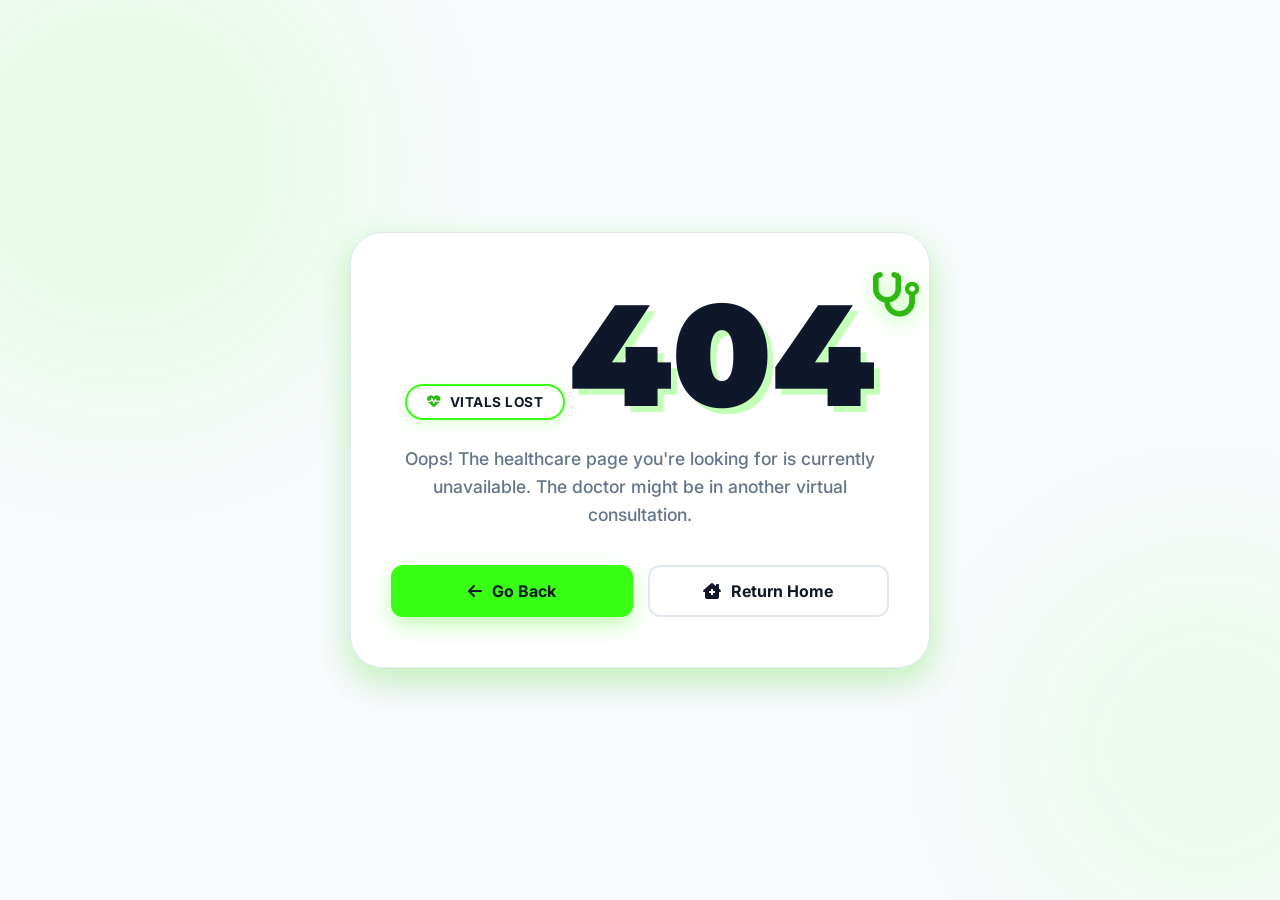
<file: 404page.html>
<!DOCTYPE html>
<html lang="en">

<head>
    <meta charset="UTF-8">
    <meta name="viewport" content="width=device-width, initial-scale=1.0">
    <meta property="og:title" content="Virtual Care - Page Not Found">
    <meta property="og:description" content="Join our premium online telehealth platform today.">
    <meta property="og:type" content="website">
    <meta name="description" content="The healthcare page you're looking for is currently unavailable.">

    <title>404 - Page Not Found | Telehealth</title>

    <link
        href="https://fonts.googleapis.com/css2?family=Montserrat:wght@700;900&family=Inter:wght@400;500;600;700&display=swap"
        rel="stylesheet">
    <link rel="stylesheet" href="https://cdnjs.cloudflare.com/ajax/libs/font-awesome/6.5.2/css/all.min.css">

    <style>
        :root {
            --neon-green: #39ff14;
            --dark-green: #2eb810;
            --bg-white: #ffffff;
            --bg-offwhite: #f8fafc;
            --text-dark: #0f172a;
            --text-gray: #64748b;
            --card-border: #e2e8f0;
            --neon-glow: 0 10px 30px rgba(57, 255, 20, 0.25);
        }

        * {
            margin: 0;
            padding: 0;
            box-sizing: border-box;
        }

        body {
            background: var(--bg-offwhite);
            font-family: 'Inter', sans-serif;
            color: var(--text-dark);
            min-height: 100dvh;
            display: flex;
            justify-content: center;
            align-items: center;
            overflow: hidden;
            perspective: 1500px;
            position: relative;
        }

        .bg-blobs {
            position: absolute;
            width: 100%;
            height: 100%;
            z-index: -1;
            overflow: hidden;
            pointer-events: none;
        }

        .blob {
            position: absolute;
            filter: blur(80px);
            opacity: 0.4;
            animation: floatBlob 10s infinite alternate ease-in-out;
            border-radius: 50%;
        }

        .blob-1 {
            width: 50vw;
            height: 50vw;
            max-width: 500px;
            max-height: 500px;
            background: rgba(57, 255, 20, 0.2);
            top: -10%;
            left: -10%;
        }

        .blob-2 {
            width: 40vw;
            height: 40vw;
            max-width: 400px;
            max-height: 400px;
            background: rgba(57, 255, 20, 0.15);
            bottom: -5%;
            right: -10%;
            animation-delay: -4s;
        }

        @keyframes floatBlob {
            0% {
                transform: translate(0, 0) scale(1);
            }

            100% {
                transform: translate(10%, 10%) scale(1.1);
            }
        }

        .error-container {
            position: relative;
            z-index: 10;
            text-align: center;
            padding: 50px 40px;
            width: 92%;
            max-width: 580px;
            background: var(--bg-white);
            border-radius: 32px;
            border: 1px solid var(--card-border);
            box-shadow: var(--neon-glow), 0 20px 40px rgba(0, 0, 0, 0.05);
            transition: transform 0.15s ease-out;
        }

        .status-badge {
            background: var(--bg-white);
            border: 2px solid var(--neon-green);
            color: var(--text-dark);
            padding: 8px 20px;
            font-size: 0.85rem;
            font-weight: 700;
            letter-spacing: 0.5px;
            border-radius: 30px;
            display: inline-flex;
            align-items: center;
            gap: 8px;
            margin-bottom: 25px;
            text-transform: uppercase;
            box-shadow: 0 4px 15px rgba(57, 255, 20, 0.15);
        }

        .status-badge i {
            color: var(--dark-green);
            animation: heartbeatPing 1.5s infinite;
        }

        @keyframes heartbeatPing {
            0% {
                transform: scale(1);
                opacity: 1;
            }

            15% {
                transform: scale(1.3);
            }

            30% {
                transform: scale(1);
            }

            45% {
                transform: scale(1.3);
            }

            60% {
                opacity: 0.8;
                transform: scale(1);
            }

            100% {
                opacity: 1;
                transform: scale(1);
            }
        }

        .error-code-wrapper {
            position: relative;
            display: inline-block;
            margin-bottom: 10px;
        }

        .error-code {
            font-family: 'Montserrat', sans-serif;
            font-size: 9rem;
            font-weight: 900;
            line-height: 1;
            color: var(--text-dark);
            text-shadow: 6px 6px 0px rgba(57, 255, 20, 0.3);
            animation: floatingText 6s ease-in-out infinite;
        }

        .floating-icon {
            position: absolute;
            top: -10px;
            right: -45px;
            font-size: 2.8rem;
            color: var(--dark-green);
            animation: floatAround 8s ease-in-out infinite;
            filter: drop-shadow(0 5px 10px rgba(57, 255, 20, 0.4));
            z-index: 15;
        }

        @keyframes floatingText {

            0%,
            100% {
                transform: translateY(0px);
            }

            50% {
                transform: translateY(-8px);
            }
        }

        @keyframes floatAround {
            0% {
                transform: translate(0, 0) rotate(5deg) scale(1);
            }

            25% {
                transform: translate(12px, -15px) rotate(15deg) scale(1.05);
            }

            50% {
                transform: translate(0px, -25px) rotate(5deg) scale(1);
            }

            75% {
                transform: translate(-12px, -15px) rotate(-5deg) scale(0.95);
            }

            100% {
                transform: translate(0, 0) rotate(5deg) scale(1);
            }
        }

        .error-desc {
            color: var(--text-gray);
            font-size: 1.1rem;
            line-height: 1.6;
            margin-bottom: 35px;
            font-weight: 500;
            padding: 0 10px;
        }

        .error-actions {
            display: flex;
            justify-content: center;
            gap: 15px;
            flex-wrap: wrap;
        }

        .btn-base {
            display: inline-flex;
            align-items: center;
            justify-content: center;
            gap: 10px;
            padding: 14px 28px;
            font-family: 'Inter', sans-serif;
            font-size: 1rem;
            font-weight: 700;
            text-decoration: none;
            border-radius: 12px;
            transition: all 0.3s cubic-bezier(0.175, 0.885, 0.32, 1.275);
            cursor: pointer;
            flex: 1;
            min-width: 160px;
        }

        .btn-primary {
            background: var(--neon-green);
            color: var(--text-dark);
            border: 2px solid var(--neon-green);
            box-shadow: 0 8px 20px rgba(57, 255, 20, 0.3);
        }

        .btn-primary:hover {
            transform: translateY(-3px);
            background: var(--dark-green);
            border-color: var(--dark-green);
            color: var(--bg-white);
            box-shadow: 0 12px 25px rgba(57, 255, 20, 0.5);
        }

        .btn-primary:hover i {
            transform: translateX(-4px);
        }

        .btn-outline {
            background: var(--bg-white);
            color: var(--text-dark);
            border: 2px solid var(--card-border);
        }

        .btn-outline:hover {
            transform: translateY(-3px);
            border-color: var(--neon-green);
            box-shadow: 0 8px 20px rgba(57, 255, 20, 0.2);
        }

        .btn-outline:hover i {
            transform: scale(1.1);
            color: var(--dark-green);
        }

        .btn-base i {
            transition: transform 0.3s ease;
        }

        button,
        .btn,
        input[type="button"],
        input[type="submit"],
        .btn-base {
            transition: transform 0.2s ease, background 0.3s, box-shadow 0.3s;
            display: inline-flex;
            cursor: pointer;
        }

        .btn-base:active {
            transform: scale(0.96) !important;
        }

        @media (max-width: 768px) {
            .error-code {
                font-size: 7rem;
            }

            .floating-icon {
                font-size: 2.2rem;
                top: 0px;
                right: -30px;
            }

            .error-container {
                padding: 45px 30px;
            }
        }

        @media (max-width: 480px) {
            .error-container {
                padding: 35px 20px;
                border-radius: 28px;
                width: 95%;
            }

            .error-code {
                font-size: 5.5rem;
            }

            .floating-icon {
                font-size: 1.8rem;
                top: 5px;
                right: -20px;
            }

            .status-badge {
                font-size: 0.75rem;
                padding: 6px 14px;
                margin-bottom: 20px;
            }

            .error-desc {
                font-size: 0.95rem;
                margin-bottom: 25px;
                padding: 0;
            }

            .error-actions {
                flex-direction: column;
                gap: 12px;
            }

            .btn-base {
                width: 100%;
                padding: 14px 20px;
                min-width: 100%;
            }
        }
    </style>
</head>

<body>

    <div class="bg-blobs">
        <div class="blob blob-1"></div>
        <div class="blob blob-2"></div>
    </div>

    <div class="error-container" id="errorContainer">

        <div class="status-badge"><i class="fa-solid fa-heart-pulse"></i> Vitals Lost</div>

        <div class="error-code-wrapper">
            <h1 class="error-code">404</h1>
            <i class="fa-solid fa-stethoscope floating-icon"></i>
        </div>

        <p class="error-desc">Oops! The healthcare page you're looking for is currently unavailable. The doctor might be
            in another virtual consultation.</p>

        <div class="error-actions">
            <a href="javascript:history.back()" class="btn-base btn-primary">
                <i class="fa-solid fa-arrow-left"></i> Go Back
            </a>
            <a href="index.html" class="btn-base btn-outline">
                <i class="fa-solid fa-clinic-medical"></i> Return Home
            </a>
        </div>

    </div>

    <script>
        const container = document.getElementById('errorContainer');
        const bgBlobs = document.querySelector('.bg-blobs');

        document.addEventListener('mousemove', (e) => {
            if (window.innerWidth > 768) {
                const halfW = window.innerWidth / 2;
                const halfH = window.innerHeight / 2;

                const xVal = (halfW - e.pageX) / 80;
                const yVal = (halfH - e.pageY) / 80;

                container.style.transform = `rotateY(${xVal * -1}deg) rotateX(${yVal}deg) translateY(-2px)`;
                bgBlobs.style.transform = `translate(${xVal * 0.5}px, ${yVal * 0.5}px)`;
            }
        });

        document.addEventListener('mouseleave', () => {
            if (window.innerWidth > 768) {
                container.style.transform = `rotateY(0deg) rotateX(0deg) translateY(0)`;
                bgBlobs.style.transform = `translate(0px, 0px)`;
            }
        });
    </script>

</body>

</html>
</file>
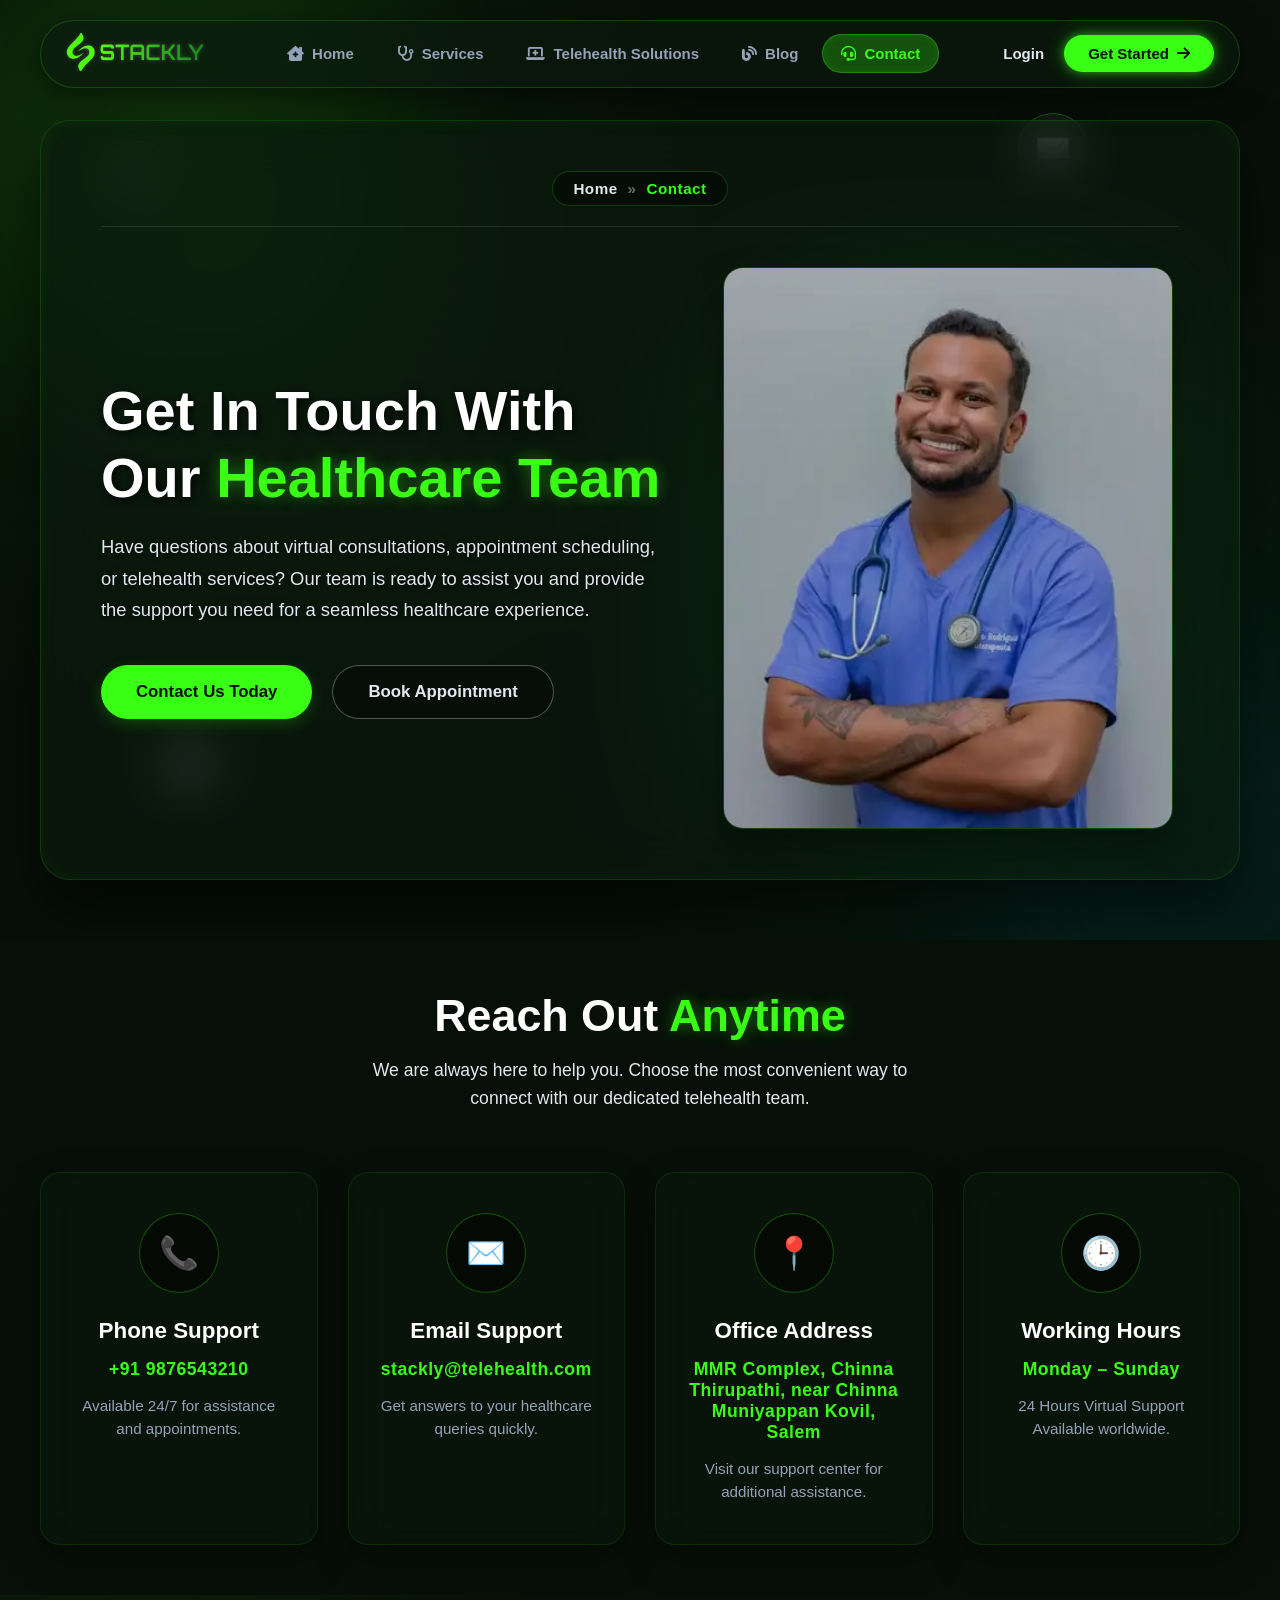
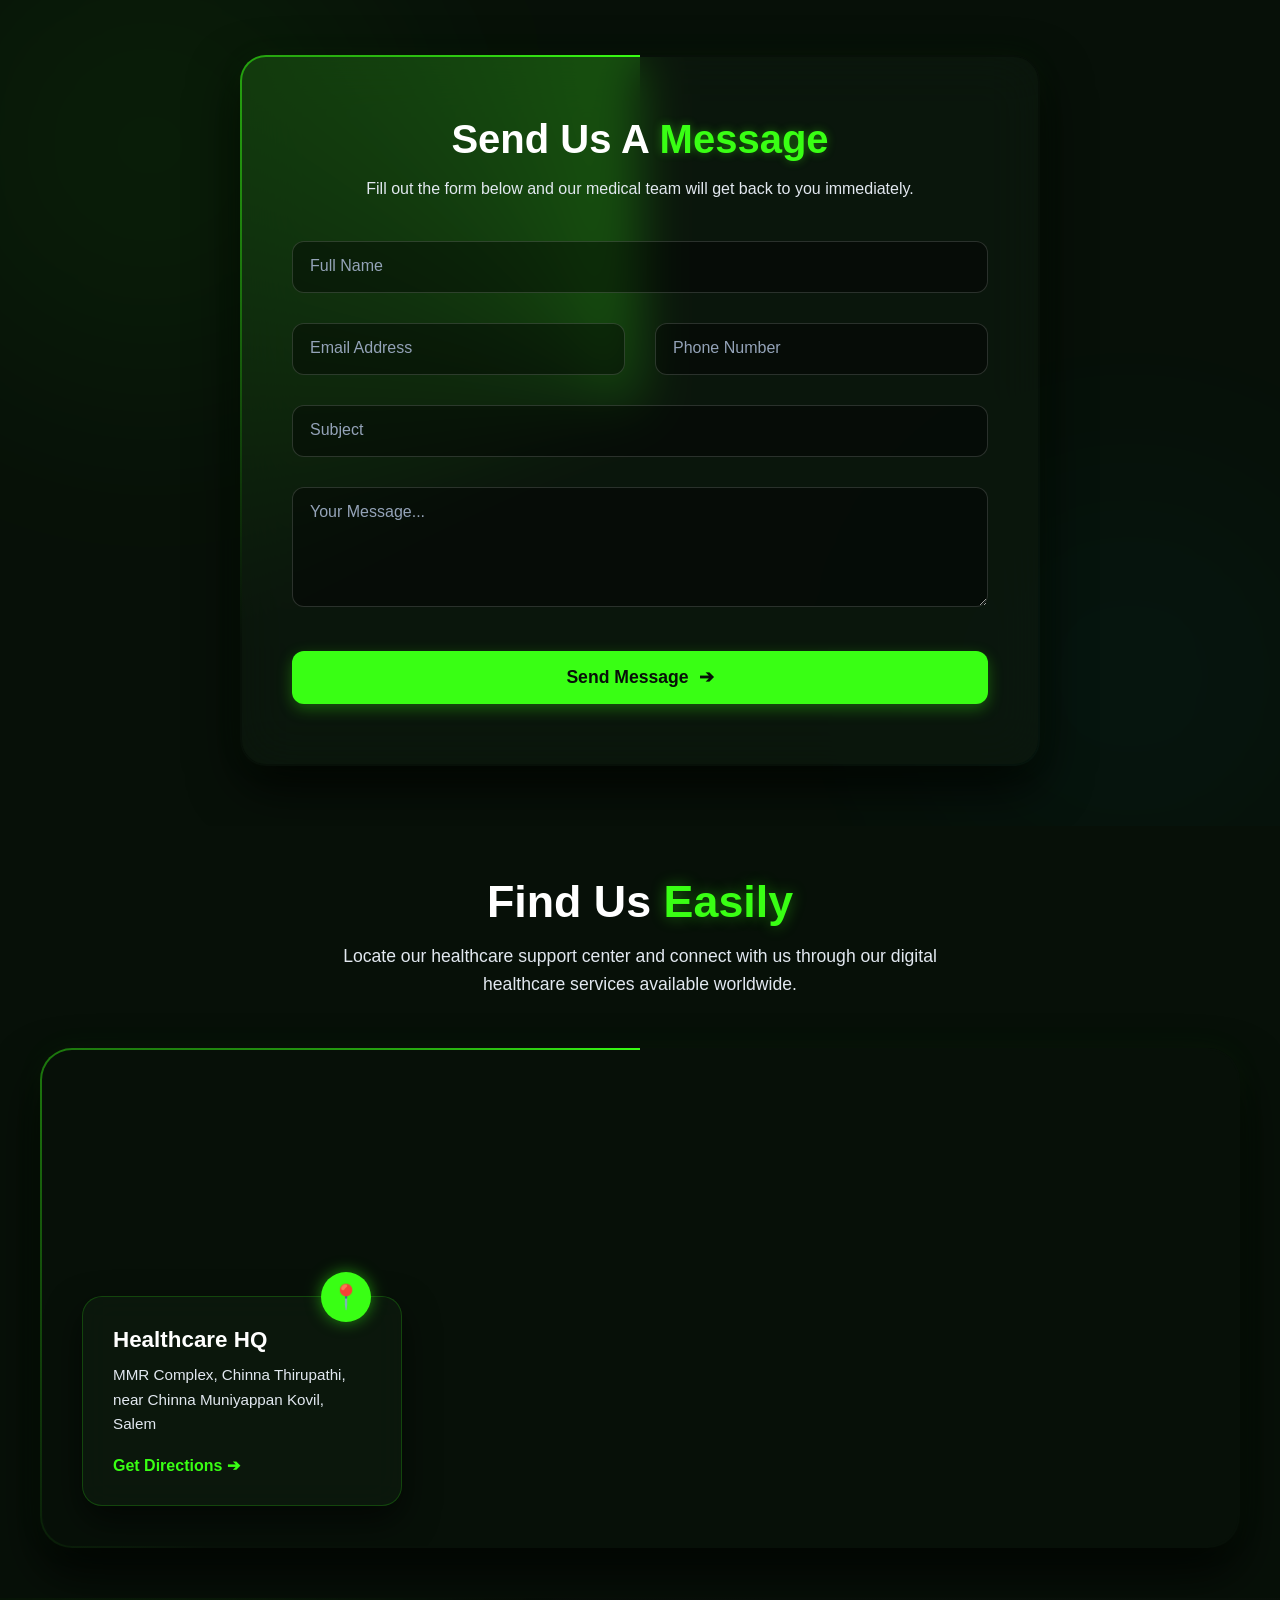
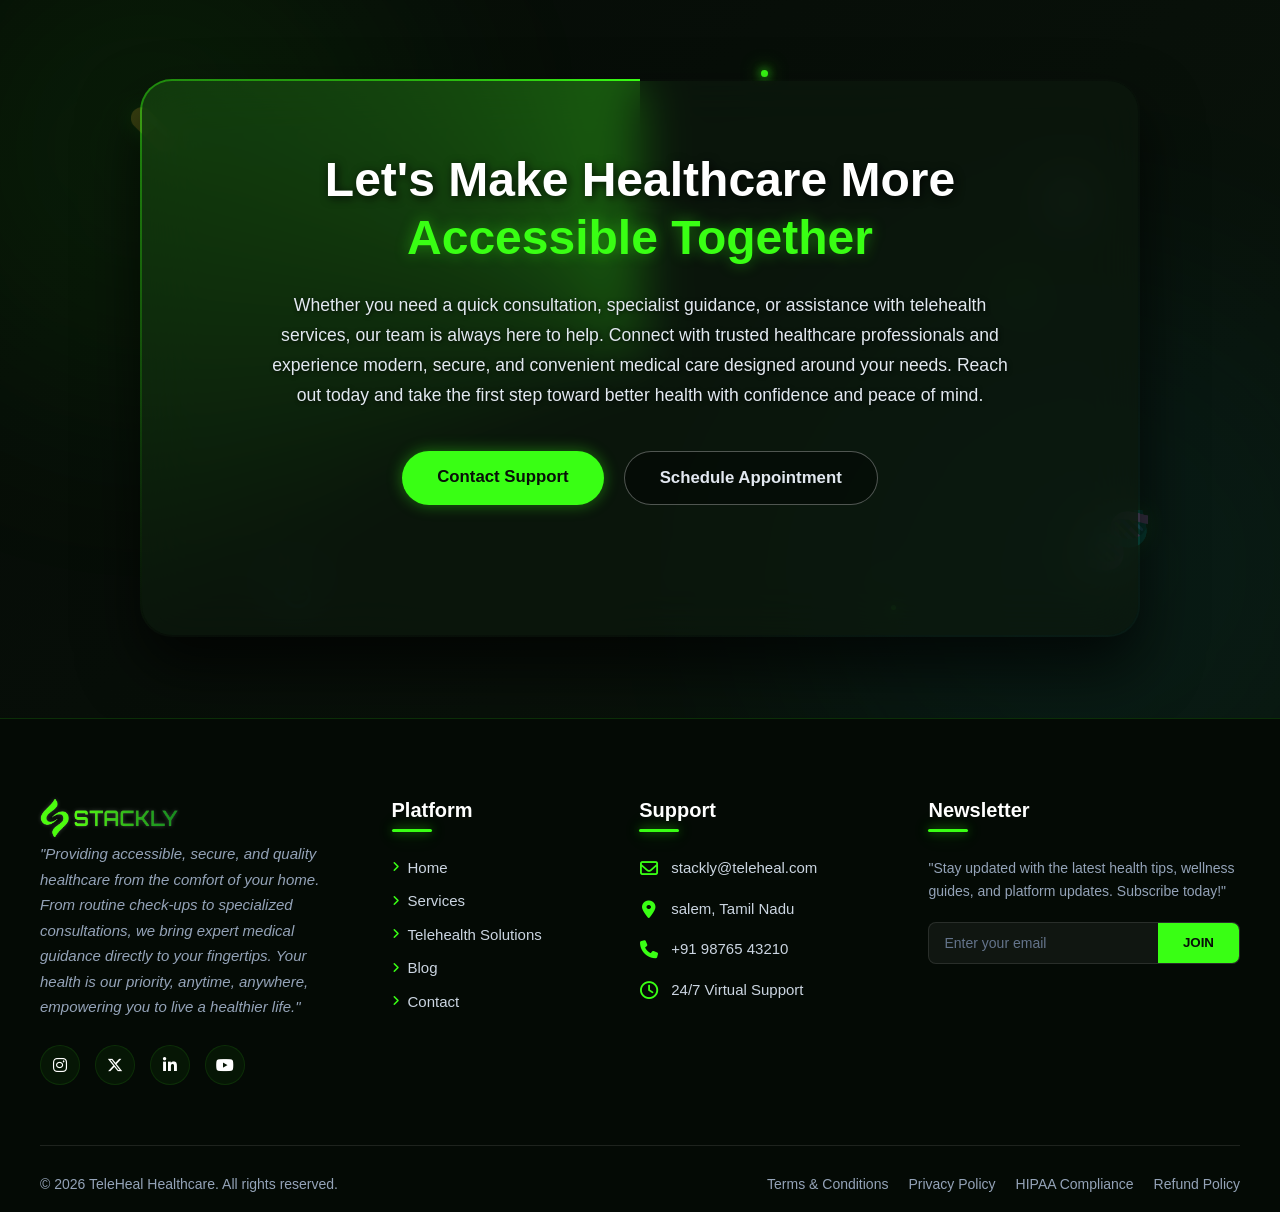
<file: contact.html>
<!DOCTYPE html>
<html lang="en">

<head>
  <meta charset="UTF-8">
  <meta name="viewport" content="width=device-width, initial-scale=1.0">
  <meta property="og:title" content="Your Website Title Here">
  <meta property="og:description" content="Join our premium online learning platform and upgrade your skills today.">
  <meta property="og:image" content="https://yourwebsite.com/asset/preview-image.jpg">
  <meta property="og:url" content="https://yourwebsite.com">
  <meta property="og:type" content="website">
  <meta name="description"
    content="Join our premium online learning platform. Access interactive courses, live community zones, and expert tutors to upgrade your skills today.">
  <link rel="icon" type="image/png" href="./asset/logo_Favicon.webp">
  <title>Stackly - Contact Page</title>
  <link rel="stylesheet" href="https://cdnjs.cloudflare.com/ajax/libs/font-awesome/6.5.2/css/all.min.css">
  <link rel="stylesheet" href="contact.css">
  <link rel="stylesheet" href="common.css">
</head>

<body>

  <nav class="navbar" id="myNavbar">
    <div class="logo">
      <a href="index.html">
        <img src="./asset/greenlogo.webp" loading="lazy" alt="Stackly Logo">
      </a>
    </div>

    <button class="hamburger" onclick="toggleMobileMenu()">
      <i class="fas fa-bars" id="hamburger-icon"></i>
    </button>

    <ul class="nav-menu">
      <li><a href="index.html" class="nav-link"><i class="fas fa-clinic-medical"></i> Home</a></li>
      <li><a href="service.html" class="nav-link"><i class="fas fa-stethoscope"></i> Services</a></li>
      <li><a href="telehealth.html" class="nav-link"><i class="fas fa-laptop-medical"></i> Telehealth
          Solutions</a></li>
      <li><a href="blog.html" class="nav-link"><i class="fas fa-blog"></i> Blog</a></li>
      <li><a href="contact.html" class="nav-link active"><i class="fas fa-headset"></i> Contact</a></li>
    </ul>

    <div class="nav-actions">
      <a href="login.html" class="login-btn">Login</a>
      <a href="register.html" class="get-started-btn">Get Started <i class="fas fa-arrow-right"></i></a>
    </div>
  </nav>


  <section class="ch-hero-section" id="contact-hero">

    <div class="ch-mesh-bg"></div>
    <div class="ch-blob ch-blob-1"></div>
    <div class="ch-blob ch-blob-2"></div>

    <div class="ch-parallax-item ch-icon-1" data-speed="-2">
      <div class="ch-icon-glass">📞</div>
    </div>
    <div class="ch-parallax-item ch-icon-2" data-speed="3">
      <div class="ch-icon-glass">🩺</div>
    </div>
    <div class="ch-parallax-item ch-icon-3" data-speed="-1.5">
      <div class="ch-icon-glass">✉️</div>
    </div>
    <div class="ch-parallax-item ch-icon-4" data-speed="2">
      <div class="ch-icon-glass">🏥</div>
    </div>

    <div class="ch-container">

      <div class="ch-glass-card ch-reveal ch-delay-1">

        <div class="ch-breadcrumb-wrapper ch-reveal">
          <div class="ch-breadcrumb">
            <a href="index.html">Home</a>
            <span class="ch-separator">»</span>
            <span class="ch-current">Contact</span>
          </div>
        </div>

        <div class="ch-card-body">

          <div class="ch-content">
            <h1 class="ch-title ch-reveal ch-delay-2">
              Get In Touch With Our <span class="ch-highlight">Healthcare Team</span>
            </h1>
            <p class="ch-description ch-reveal ch-delay-3">
              Have questions about virtual consultations, appointment scheduling, or telehealth services? Our team is
              ready to assist you and provide the support you need for a seamless healthcare experience.
            </p>

            <div class="ch-btn-group ch-reveal ch-delay-4">
              <a href="404page.html" class="ch-btn ch-btn-primary">
                <span>Contact Us Today</span>
              </a>
              <a href="404page.html" class="ch-btn ch-btn-outline">
                <span>Book Appointment</span>
              </a>
            </div>
          </div>

          <div class="ch-illustration-wrapper ch-parallax-item" data-speed="1">
            <img src="./asset/a6.webp" loading="lazy" alt="Virtual Doctor" class="ch-floating-doc">

            <div class="ch-image-glow"></div>
          </div>

        </div>
      </div>

    </div>
  </section>


  <section class="ci-section" id="contact-info">

    <div class="ci-container">

      <div class="ci-heading-wrapper ci-reveal">
        <h2 class="ci-section-title">Reach Out <span class="ci-highlight">Anytime</span></h2>
        <p class="ci-section-desc">We are always here to help you. Choose the most convenient way to connect with our
          dedicated telehealth team.</p>
      </div>

      <div class="ci-grid">

        <div class="ci-glass-card ci-reveal ci-delay-1" onmousemove="handleMouseGlow(event, this)">
          <div class="ci-glow-effect"></div>
          <div class="ci-card-content">
            <div class="ci-icon-wrapper">
              <span class="ci-icon">📞</span>
            </div>
            <h3>Phone Support</h3>
            <p class="ci-primary-text">+91 9876543210</p>
            <p class="ci-sub-text">Available 24/7 for assistance and appointments.</p>
          </div>
        </div>

        <div class="ci-glass-card ci-reveal ci-delay-2" onmousemove="handleMouseGlow(event, this)">
          <div class="ci-glow-effect"></div>
          <div class="ci-card-content">
            <div class="ci-icon-wrapper">
              <span class="ci-icon">✉️</span>
            </div>
            <h3>Email Support</h3>
            <p class="ci-primary-text">stackly@telehealth.com</p>
            <p class="ci-sub-text">Get answers to your healthcare queries quickly.</p>
          </div>
        </div>

        <div class="ci-glass-card ci-reveal ci-delay-3" onmousemove="handleMouseGlow(event, this)">
          <div class="ci-glow-effect"></div>
          <div class="ci-card-content">
            <div class="ci-icon-wrapper">
              <span class="ci-icon">📍</span>
            </div>
            <h3>Office Address</h3>
            <p class="ci-primary-text">MMR Complex, Chinna Thirupathi, near Chinna Muniyappan Kovil, Salem</p>
            <p class="ci-sub-text">Visit our support center for additional assistance.</p>
          </div>
        </div>

        <div class="ci-glass-card ci-reveal ci-delay-4" onmousemove="handleMouseGlow(event, this)">
          <div class="ci-glow-effect"></div>
          <div class="ci-card-content">
            <div class="ci-icon-wrapper">
              <span class="ci-icon">🕒</span>
            </div>
            <h3>Working Hours</h3>
            <p class="ci-primary-text">Monday – Sunday</p>
            <p class="ci-sub-text">24 Hours Virtual Support Available worldwide.</p>
          </div>
        </div>

      </div>

    </div>
  </section>



  <section class="cf-section" id="contact-message">

    <div class="cf-blob cf-blob-1"></div>
    <div class="cf-blob cf-blob-2"></div>

    <div class="cf-container cf-reveal">

      <div class="cf-form-wrapper">

        <div class="cf-beam-wrapper">
          <div class="cf-glass-card">

            <h2>Send Us A <span class="cf-highlight">Message</span></h2>
            <p>Fill out the form below and our medical team will get back to you immediately.</p>

            <form id="cfContactForm" class="cf-form" novalidate>

              <div class="cf-input-group">
                <input type="text" id="cfName" class="cf-input" placeholder=" " autocomplete="off">
                <label for="cfName" class="cf-label">Full Name</label>
                <span class="cf-error-msg" id="cfNameError"></span>
              </div>

              <div class="cf-input-row">
                <div class="cf-input-group">
                  <input type="email" id="cfEmail" class="cf-input" placeholder=" " autocomplete="off">
                  <label for="cfEmail" class="cf-label">Email Address</label>
                  <span class="cf-error-msg" id="cfEmailError"></span>
                </div>

                <div class="cf-input-group">
                  <input type="text" id="cfPhone" class="cf-input" placeholder=" " autocomplete="off">
                  <label for="cfPhone" class="cf-label">Phone Number</label>
                  <span class="cf-error-msg" id="cfPhoneError"></span>
                </div>
              </div>

              <div class="cf-input-group">
                <input type="text" id="cfSubject" class="cf-input" placeholder=" " autocomplete="off">
                <label for="cfSubject" class="cf-label">Subject</label>
                <span class="cf-error-msg" id="cfSubjectError"></span>
              </div>

              <div class="cf-input-group">
                <textarea id="cfMessage" class="cf-input cf-textarea" placeholder=" " rows="4"></textarea>
                <label for="cfMessage" class="cf-label">Your Message...</label>
                <span class="cf-error-msg" id="cfMessageError"></span>
              </div>

              <button type="submit" class="cf-submit-btn" id="cfSubmitBtn">
                <span>Send Message</span>
                <span class="cf-btn-icon">➔</span>
              </button>

              <div id="cfSuccessMessage" class="cf-success-message">
                Message sent successfully! Our team will contact you soon. ✓
              </div>

            </form>
          </div>
        </div>

      </div>
    </div>
  </section>

  <section class="cm-section" id="contact-map">

    <div class="cm-container cm-reveal">

      <div class="cm-heading-wrapper">
        <h2 class="cm-section-title">Find Us <span class="cm-highlight">Easily</span></h2>
        <p class="cm-section-desc">Locate our healthcare support center and connect with us through our digital
          healthcare services available worldwide.</p>
      </div>

      <div class="cm-map-wrapper">

        <div class="cm-beam-border"></div>

        <div class="cm-map-inner">

          <iframe
            src="https://www.google.com/maps/embed?pb=!1m18!1m12!1m3!1d3907.161609877049!2d78.17140487386634!3d11.682956588526372!2m3!1f0!2f0!3f0!3m2!1i1024!2i768!4f13.1!3m3!1m2!1s0x3babefef7fd970bb%3A0xe11aef1a71994f9!2sStackly!5e0!3m2!1sen!2sin!4v1781692635052!5m2!1sen!2sin"
            width="100%" height="100%" style="border:0;" allowfullscreen="" loading="lazy"
            referrerpolicy="no-referrer-when-downgrade" class="cm-iframe">
          </iframe>

          <div class="cm-glass-overlay">
            <div class="cm-overlay-content">
              <div class="cm-icon-badge">📍</div>
              <h3>Healthcare HQ</h3>
              <p>MMR Complex, Chinna Thirupathi,<br> near Chinna Muniyappan Kovil, Salem</p>
              <a href="404page.html" class="cm-direction-btn">Get Directions ➔</a>
            </div>
          </div>

        </div>
      </div>

    </div>
  </section>




  <section class="ccta-section" id="contact-cta">

    <div class="ccta-bg-overlay"></div>
    <div class="ccta-blob ccta-blob-1"></div>
    <div class="ccta-blob ccta-blob-2"></div>

    <div class="ccta-particle p-1"></div>
    <div class="ccta-particle p-2"></div>
    <div class="ccta-particle p-3"></div>
    <div class="ccta-particle p-4"></div>
    <div class="ccta-particle p-5"></div>

    <div class="ccta-floating-icon i-1">💊</div>
    <div class="ccta-floating-icon i-2">🧬</div>
    <div class="ccta-floating-icon i-3">🏥</div>
    <div class="ccta-floating-icon i-4"></div> <!-- Set via CSS -->

    <div class="ccta-container ccta-reveal">

      <div class="ccta-beam-wrapper">

        <div class="ccta-glass-card" id="cctaCard">

          <div class="ccta-mouse-glow"></div>

          <div class="ccta-card-body">

            <div class="ccta-content">
              <h2>Let's Make Healthcare More <span class="ccta-highlight">Accessible Together</span></h2>
              <p>Whether you need a quick consultation, specialist guidance, or assistance with telehealth services, our
                team is always here to help. Connect with trusted healthcare professionals and experience modern,
                secure, and convenient medical care designed around your needs. Reach out today and take the first step
                toward better health with confidence and peace of mind.</p>

              <div class="ccta-btn-group">
                <a href="404page.html" class="ccta-btn ccta-btn-primary">
                  <span>Contact Support</span>
                </a>
                <a href="404page.html" class="ccta-btn ccta-btn-outline">
                  <span>Schedule Appointment</span>
                </a>
              </div>
            </div>


          </div>
        </div>

      </div>
    </div>
  </section>


  <footer class="footer" id="footer">
    <div class="footer-container">
      <div class="footer-top">

        <div class="footer-brand scroll-anim" style="transition-delay: 0.1s;">
          <div class="logo">
            <a href="index.html">
              <img src="./asset/greenlogo.webp" loading="lazy" alt="Stackly Logo">
            </a>
          </div>
          <p class="brand-desc">
            "Providing accessible, secure, and quality healthcare from the comfort of your home. From
            routine check-ups to specialized consultations, we bring expert medical guidance directly to
            your fingertips. Your health is our priority, anytime, anywhere, empowering you to live a
            healthier life."
          </p>
          <div class="social-icons">
            <a href="404page.html" class="social-icon"><i class="fa-brands fa-instagram"></i></a>
            <a href="404page.html" class="social-icon"><i class="fa-brands fa-x-twitter"></i></a>
            <a href="404page.html" class="social-icon"><i class="fa-brands fa-linkedin-in"></i></a>
            <a href="404page.html" class="social-icon"><i class="fa-brands fa-youtube"></i></a>
          </div>
        </div>

        <div class="footer-links-wrapper scroll-anim" style="transition-delay: 0.2s;">
          <h4 class="footer-heading">Platform</h4>
          <ul class="footer-links">
            <li><a href="index.html"><i class="fa-solid fa-angle-right"></i> Home</a></li>
            <li><a href="service.html"><i class="fa-solid fa-angle-right"></i> Services</a></li>
            <li><a href="telehealth.html"><i class="fa-solid fa-angle-right"></i> Telehealth
                Solutions</a></li>
            <li><a href="blog.html"><i class="fa-solid fa-angle-right"></i> Blog</a></li>
            <li><a href="contact.html"><i class="fa-solid fa-angle-right"></i> Contact</a></li>
          </ul>
        </div>

        <div class="footer-support scroll-anim" style="transition-delay: 0.3s;">
          <h4 class="footer-heading">Support</h4>
          <ul class="support-info">
            <li>
              <i class="fa-regular fa-envelope"></i>
              <span>stackly@teleheal.com</span>
            </li>
            <li>
              <i class="fa-solid fa-location-dot"></i>
              <span>salem, Tamil Nadu</span>
            </li>
            <li>
              <i class="fa-solid fa-phone"></i>
              <span>+91 98765 43210</span>
            </li>
            <li>
              <i class="fa-regular fa-clock"></i>
              <span>24/7 Virtual Support</span>
            </li>
          </ul>
        </div>

        <div class="footer-newsletter scroll-anim" style="transition-delay: 0.4s;">
          <h4 class="footer-heading">Newsletter</h4>
          <p class="newsletter-desc">
            "Stay updated with the latest health tips, wellness guides, and platform updates. Subscribe
            today!"
          </p>
          <form class="footer-newsletter-form" id="newsletterForm" novalidate>
            <div class="newsletter-input-group" id="nlInputGroup">
              <input type="email" id="nlEmailInput" class="newsletter-input" placeholder="Enter your email" required>
              <button type="submit" class="newsletter-btn" id="nlBtn">JOIN</button>
            </div>
            <div id="nlMessage" class="form-message"></div>
          </form>
        </div>
      </div>

      <div class="footer-bottom scroll-anim" style="transition-delay: 0.5s;">
        <p class="copyright">© 2026 TeleHeal Healthcare. All rights reserved.</p>
        <div class="bottom-links">
          <a href="404page.html">Terms & Conditions</a>
          <a href="404page.html">Privacy Policy</a>
          <a href="404page.html">HIPAA Compliance</a>
          <a href="404page.html">Refund Policy</a>
        </div>
      </div>
    </div>
  </footer>







  <script src="script.js"></script>
  <script>
    document.addEventListener("DOMContentLoaded", () => {

      setTimeout(() => {
        const revealElements = document.querySelectorAll('.ch-reveal');
        revealElements.forEach(el => {
          el.classList.add('ch-show');
        });
      }, 100);

      const heroSection = document.getElementById('contact-hero');
      const parallaxItems = document.querySelectorAll('.ch-parallax-item');

      if (window.innerWidth > 768) {
        heroSection.addEventListener('mousemove', (e) => {
          const rect = heroSection.getBoundingClientRect();
          const x = e.clientX - rect.left - rect.width / 2;
          const y = e.clientY - rect.top - rect.height / 2;

          parallaxItems.forEach(item => {
            const speed = item.getAttribute('data-speed');
            const moveX = (x * speed) * 0.02;
            const moveY = (y * speed) * 0.02;

            item.style.transform = `translate(${moveX}px, ${moveY}px)`;
          });
        });

        heroSection.addEventListener('mouseleave', () => {
          parallaxItems.forEach(item => {
            item.style.transform = `translate(0px, 0px)`;
          });
        });
      }
    });


    document.addEventListener("DOMContentLoaded", () => {

      window.handleMouseGlow = function (e, card) {
        const rect = card.getBoundingClientRect();
        const x = e.clientX - rect.left;
        const y = e.clientY - rect.top;

        card.style.setProperty('--mouse-x', `${x}px`);
        card.style.setProperty('--mouse-y', `${y}px`);
      };

      const animatedElements = document.querySelectorAll('.ci-reveal');

      const observer = new IntersectionObserver((entries) => {
        entries.forEach(entry => {
          if (entry.isIntersecting) {
            entry.target.classList.add('ci-show');
            observer.unobserve(entry.target);
          }
        });
      }, {
        threshold: 0.15,
        rootMargin: "0px 0px -50px 0px"
      });

      animatedElements.forEach(el => observer.observe(el));

    });



    document.addEventListener("DOMContentLoaded", () => {

      const ctaCard = document.getElementById('cctaCard');

      if (ctaCard && window.innerWidth > 768) {
        ctaCard.addEventListener('mousemove', (e) => {
          const rect = ctaCard.getBoundingClientRect();

          const x = e.clientX - rect.left;
          const y = e.clientY - rect.top;

          ctaCard.style.setProperty('--mouse-x', `${x}px`);
          ctaCard.style.setProperty('--mouse-y', `${y}px`);

          const centerX = rect.width / 2;
          const centerY = rect.height / 2;

          const rotateX = -((y - centerY) / centerY) * 8;
          const rotateY = ((x - centerX) / centerX) * 8;

          ctaCard.style.transform = `rotateX(${rotateX}deg) rotateY(${rotateY}deg)`;
        });

        ctaCard.addEventListener('mouseleave', () => {
          ctaCard.style.transform = `rotateX(0deg) rotateY(0deg)`;
        });
      }

      const animatedElements = document.querySelectorAll('.ccta-reveal');
      const observer = new IntersectionObserver((entries) => {
        entries.forEach(entry => {
          if (entry.isIntersecting) {
            entry.target.classList.add('ccta-show');
            observer.unobserve(entry.target);
          }
        });
      }, { threshold: 0.15, rootMargin: "0px 0px -50px 0px" });

      animatedElements.forEach(el => observer.observe(el));

    });


    document.addEventListener("DOMContentLoaded", () => {

      const form = document.getElementById('cfContactForm');
      const nameInput = document.getElementById('cfName');
      const emailInput = document.getElementById('cfEmail');
      const phoneInput = document.getElementById('cfPhone');
      const subjectInput = document.getElementById('cfSubject');
      const messageInput = document.getElementById('cfMessage');
      const successMessage = document.getElementById('cfSuccessMessage');
      const submitBtn = document.getElementById('cfSubmitBtn');

      nameInput.addEventListener('input', function () {
        this.value = this.value.replace(/[^A-Za-z\s]/g, '');
      });

      phoneInput.addEventListener('input', function () {
        this.value = this.value.replace(/\D/g, '').slice(0, 10);
      });

      form.addEventListener('submit', (e) => {
        e.preventDefault();
        let isValid = true;
        successMessage.style.display = 'none';

        const setError = (input, msg) => {
          input.classList.add('cf-error-border');
          const errorSpan = document.getElementById(input.id + 'Error');
          errorSpan.innerText = msg;
          errorSpan.classList.add('cf-show');
          isValid = false;
        };

        const clearError = (input) => {
          input.classList.remove('cf-error-border');
          const errorSpan = document.getElementById(input.id + 'Error');
          errorSpan.classList.remove('cf-show');
          errorSpan.innerText = "";
        };

        [nameInput, emailInput, phoneInput, subjectInput, messageInput].forEach(clearError);

        if (nameInput.value.trim() === "") {
          setError(nameInput, "Full Name is required");
        } else if (nameInput.value.trim().length < 3) {
          setError(nameInput, "Name must be at least 3 characters");
        }

        const emailRegex = /^[^\s@]+@[^\s@]+\.[^\s@]+$/;
        if (emailInput.value.trim() === "") {
          setError(emailInput, "Email Address is required");
        } else if (!emailRegex.test(emailInput.value.trim())) {
          setError(emailInput, "Enter a valid email address");
        }

        if (phoneInput.value.trim() === "") {
          setError(phoneInput, "Phone Number is required");
        } else if (phoneInput.value.trim().length !== 10) {
          setError(phoneInput, "Phone Number must be exactly 10 digits");
        }

        if (subjectInput.value.trim() === "") {
          setError(subjectInput, "Subject is required");
        }

        if (messageInput.value.trim() === "") {
          setError(messageInput, "Message is required");
        } else if (messageInput.value.trim().length < 10) {
          setError(messageInput, "Message must be at least 10 characters long");
        }

        if (isValid) {
          const originalText = submitBtn.innerHTML;
          submitBtn.innerHTML = "<span>Sending...</span>";

          setTimeout(() => {
            form.reset();
            submitBtn.innerHTML = originalText;
            window.location.href = '404page.html'

            setTimeout(() => {
              successMessage.style.display = "none";
            }, 5000);
          }, 1500);
        }
      });

      [nameInput, emailInput, phoneInput, subjectInput, messageInput].forEach(input => {
        input.addEventListener('input', () => {
          if (input.classList.contains('cf-error-border')) {
            input.classList.remove('cf-error-border');
            const errorSpan = document.getElementById(input.id + 'Error');
            errorSpan.classList.remove('cf-show');
          }
        });
      });


      const animatedElements = document.querySelectorAll('.cf-reveal');
      const observer = new IntersectionObserver((entries) => {
        entries.forEach(entry => {
          if (entry.isIntersecting) {
            entry.target.classList.add('cf-show');
            observer.unobserve(entry.target);
          }
        });
      }, { threshold: 0.15, rootMargin: "0px 0px -50px 0px" });

      animatedElements.forEach(el => observer.observe(el));

    });


    document.addEventListener("DOMContentLoaded", () => {

      const animatedElements = document.querySelectorAll('.cm-reveal');

      const observer = new IntersectionObserver((entries) => {
        entries.forEach(entry => {
          if (entry.isIntersecting) {
            entry.target.classList.add('cm-show');
            observer.unobserve(entry.target);
          }
        });
      }, {
        threshold: 0.15,
        rootMargin: "0px 0px -50px 0px"
      });

      animatedElements.forEach(el => observer.observe(el));

    });
  </script>
</body>

</html>
</file>
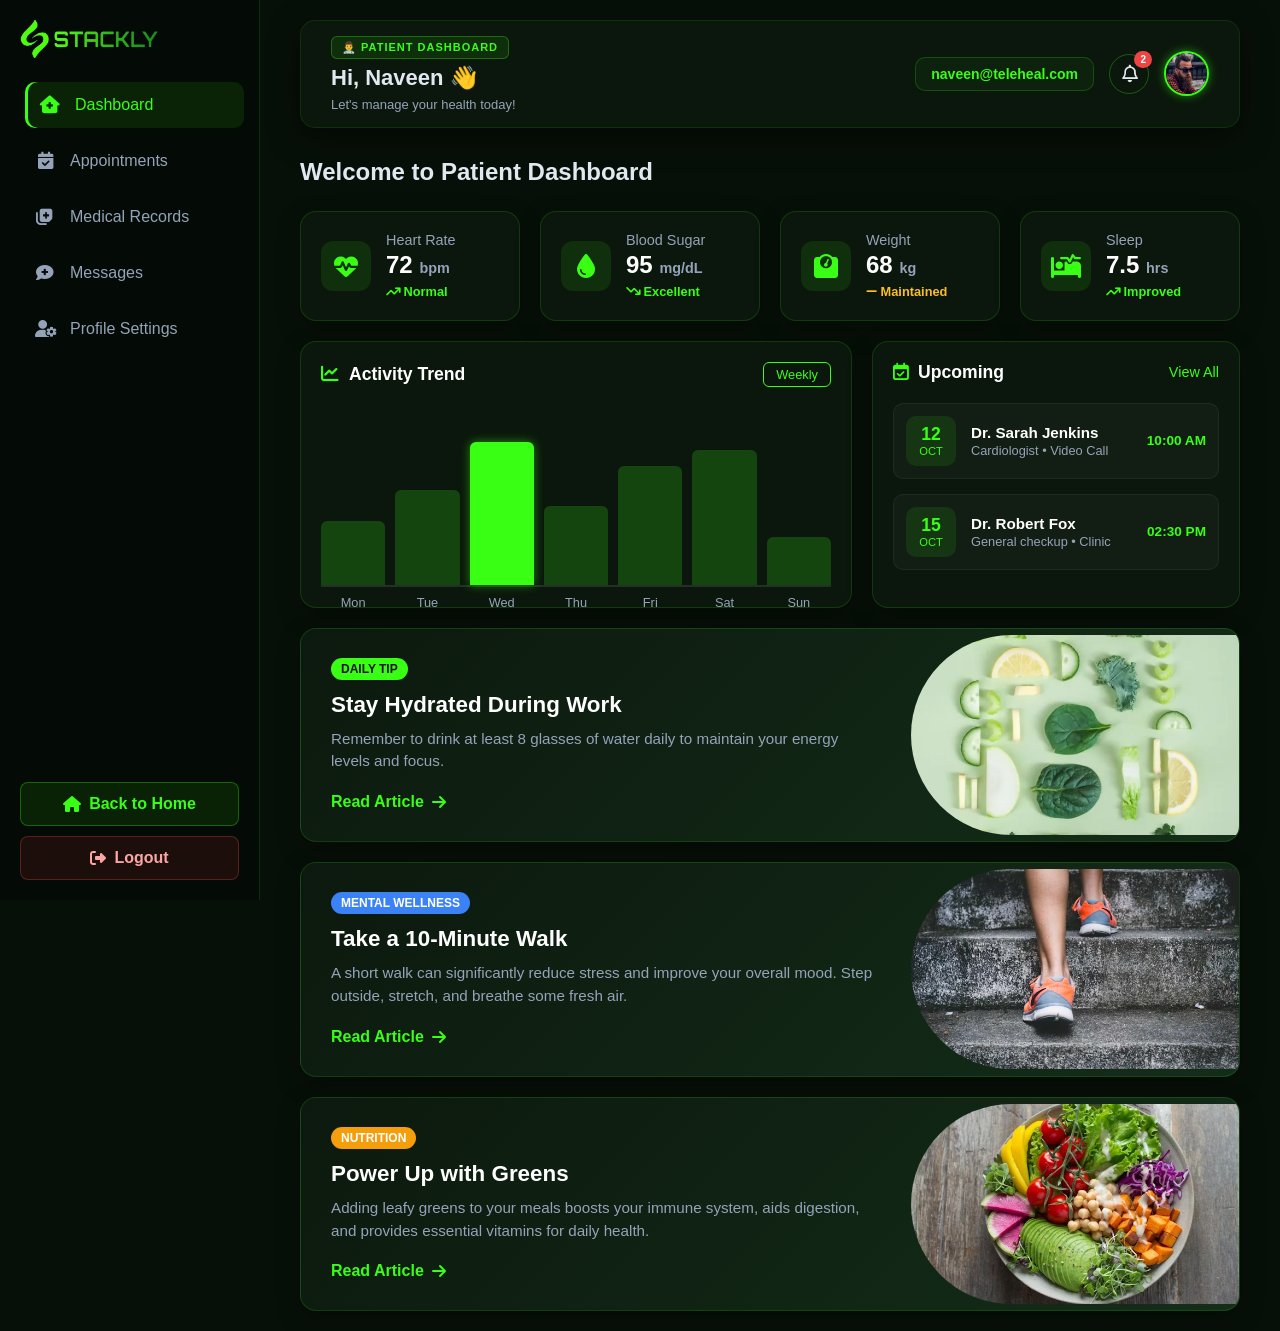
<file: dashboard1.html>
<!DOCTYPE html>
<html lang="en">

<head>
    <meta charset="UTF-8">
    <meta name="viewport" content="width=device-width, initial-scale=1.0">
    <meta property="og:title" content="Your Website Title Here">
    <meta property="og:description" content="Join our premium online learning platform and upgrade your skills today.">
    <meta property="og:image" content="https://yourwebsite.com/asset/preview-image.jpg">
    <meta property="og:url" content="https://yourwebsite.com">
    <meta property="og:type" content="website">
    <meta name="description"
        content="Join our premium online learning platform. Access interactive courses, live community zones, and expert tutors to upgrade your skills today.">
    <link rel="icon" type="image/png" href="./asset/logo_Favicon.webp">
    <title>Patient Dashboard | TeleHeal</title>

    <link rel="stylesheet" href="https://cdnjs.cloudflare.com/ajax/libs/font-awesome/6.4.2/css/all.min.css">

    <link rel="stylesheet" href="dashboard1.css">
</head>

<body>

    <nav class="sidebar" id="sidebar">
        <div class="logo">
            <a href="index.html" class="logo-text"><img src="./asset/greenlogo.webp" loading="lazy" alt="logo"></a>
        </div>
        <ul class="nav-menu">
            <li class="nav-item active" onclick="switchView('view-dashboard', this)">
                <i class="fa-solid fa-house-medical"></i> Dashboard
            </li>
            <li class="nav-item" onclick="switchView('view-appointments', this)">
                <i class="fa-solid fa-calendar-check"></i> Appointments
            </li>
            <li class="nav-item" onclick="switchView('view-records', this)">
                <i class="fa-solid fa-notes-medical"></i> Medical Records
            </li>
            <li class="nav-item" onclick="switchView('view-messages', this)">
                <i class="fa-solid fa-comment-medical"></i> Messages
            </li>
            <li class="nav-item" onclick="switchView('view-profile', this)">
                <i class="fa-solid fa-user-gear"></i> Profile Settings
            </li>
        </ul>
        <div class="sidebar-bottom">
            <a href="index.html" class="btn-sidebar btn-home"><i class="fa-solid fa-house"></i> Back to Home</a>
            <a href="login.html" class="btn-sidebar btn-logout" onclick="logout()"><i
                    class="fa-solid fa-right-from-bracket"></i> Logout</a>
        </div>
    </nav>

    <main class="main-content">

        <header class="header">
            <div class="mobile-badge-wrapper">
                <span class="dashboard-badge">👨‍⚕️ Patient Dashboard</span>
            </div>

            <div class="header-wrapper">
                <div class="header-left">
                    <button class="mobile-toggle" id="menuToggle"><i class="fa-solid fa-bars"></i></button>
                    <div class="welcome-msg">

                        <span class="dashboard-badge desktop-badge">👨‍⚕️ Patient Dashboard</span>
                        <h1 id="headerName">Hi, <span class="mobile-break"></span>Loading... 👋</h1>
                        <p class="desktop-subtitle">Let's manage your health today!</p>
                    </div>
                </div>

                <div class="header-actions">
                    <div class="header-email" id="headerEmail">loading...</div>
                    <button class="notify-btn" onclick="window.location.href='404page.html'"><i
                            class="fa-regular fa-bell"></i><span class="badge">2</span></button>
                    <img src="./asset/d1.webp" loading="lazy" class="user-avatar" alt="Profile">
                </div>
            </div>
        </header>

        <div class="views-container">

            <section id="view-dashboard" class="view-section active">
                <h2 style="color: var(--text-light); margin-bottom: 25px;">Welcome to Patient Dashboard</h2>

                <div class="dash-stats-grid">
                    <div class="dash-card stat-card dash-anim">
                        <div class="stat-icon"><i class="fa-solid fa-heart-pulse"></i></div>
                        <div class="stat-info">
                            <h3>Heart Rate</h3>
                            <p>72 <span>bpm</span></p>
                            <small class="status-good"><i class="fa-solid fa-arrow-trend-up"></i> Normal</small>
                        </div>
                    </div>
                    <div class="dash-card stat-card dash-anim" style="animation-delay: 0.1s;">
                        <div class="stat-icon"><i class="fa-solid fa-droplet"></i></div>
                        <div class="stat-info">
                            <h3>Blood Sugar</h3>
                            <p>95 <span>mg/dL</span></p>
                            <small class="status-good"><i class="fa-solid fa-arrow-trend-down"></i> Excellent</small>
                        </div>
                    </div>
                    <div class="dash-card stat-card dash-anim" style="animation-delay: 0.2s;">
                        <div class="stat-icon"><i class="fa-solid fa-weight-scale"></i></div>
                        <div class="stat-info">
                            <h3>Weight</h3>
                            <p>68 <span>kg</span></p>
                            <small class="status-warning"><i class="fa-solid fa-minus"></i> Maintained</small>
                        </div>
                    </div>
                    <div class="dash-card stat-card dash-anim" style="animation-delay: 0.3s;">
                        <div class="stat-icon"><i class="fa-solid fa-bed-pulse"></i></div>
                        <div class="stat-info">
                            <h3>Sleep</h3>
                            <p>7.5 <span>hrs</span></p>
                            <small class="status-good"><i class="fa-solid fa-arrow-trend-up"></i> Improved</small>
                        </div>
                    </div>
                </div>

                <div class="dash-middle-grid">
                    <div class="dash-card chart-section dash-anim" style="animation-delay: 0.4s;">
                        <div class="card-header">
                            <h3><i class="fa-solid fa-chart-line"></i> Activity Trend</h3>
                            <button class="small-btn">Weekly</button>
                        </div>
                        <div class="css-chart-container">
                            <div class="chart-bar" style="height: 40%;"><span class="tooltip">Mon</span></div>
                            <div class="chart-bar" style="height: 60%;"><span class="tooltip">Tue</span></div>
                            <div class="chart-bar active-bar" style="height: 90%;"><span class="tooltip">Wed</span>
                            </div>
                            <div class="chart-bar" style="height: 50%;"><span class="tooltip">Thu</span></div>
                            <div class="chart-bar" style="height: 75%;"><span class="tooltip">Fri</span></div>
                            <div class="chart-bar" style="height: 85%;"><span class="tooltip">Sat</span></div>
                            <div class="chart-bar" style="height: 30%;"><span class="tooltip">Sun</span></div>
                        </div>
                    </div>

                    <div class="dash-card appointments-section dash-anim" style="animation-delay: 0.5s;">
                        <div class="card-header">
                            <h3><i class="fa-regular fa-calendar-check"></i> Upcoming</h3>
                            <a href="404page.html" class="link-text">View All</a>
                        </div>
                        <div class="appt-list">
                            <div class="appt-item">
                                <div class="appt-date">
                                    <span class="day">12</span>
                                    <span class="month">OCT</span>
                                </div>
                                <div class="appt-details">
                                    <h4>Dr. Sarah Jenkins</h4>
                                    <p>Cardiologist • Video Call</p>
                                </div>
                                <div class="appt-time">10:00 AM</div>
                            </div>
                            <div class="appt-item">
                                <div class="appt-date">
                                    <span class="day">15</span>
                                    <span class="month">OCT</span>
                                </div>
                                <div class="appt-details">
                                    <h4>Dr. Robert Fox</h4>
                                    <p>General checkup • Clinic</p>
                                </div>
                                <div class="appt-time">02:30 PM</div>
                            </div>
                        </div>
                    </div>
                </div>

                <div class="dash-card tips-banner dash-anim" style="animation-delay: 0.6s;">
                    <div class="tips-content">
                        <span class="badge-tag">Daily Tip</span>
                        <h3>Stay Hydrated During Work</h3>
                        <p>Remember to drink at least 8 glasses of water daily to maintain your energy levels and focus.
                        </p>
                        <button class="btn-read-more" onclick="window.location.href='404page.html'">Read Article <i
                                class="fa-solid fa-arrow-right"></i></button>
                    </div>
                    <div class="tips-image">
                        <img src="./asset/t2.webp" loading="lazy" alt="Water Glass">
                    </div>
                </div>
                <div class="dash-card tips-banner dash-anim" style="animation-delay: 0.7s; margin-top: 20px;">
                    <div class="tips-content">
                        <span class="badge-tag" style="background: #3b82f6; color: #fff;">Mental Wellness</span>
                        <h3>Take a 10-Minute Walk</h3>
                        <p>A short walk can significantly reduce stress and improve your overall mood. Step outside,
                            stretch, and breathe some fresh air.</p>
                        <button class="btn-read-more" onclick="window.location.href='404page.html'">Read Article <i
                                class="fa-solid fa-arrow-right"></i></button>
                    </div>
                    <div class="tips-image">
                        <img src="./asset/t3.webp" loading="lazy" alt="Walking in nature">
                    </div>
                </div>

                <div class="dash-card tips-banner dash-anim" style="animation-delay: 0.8s; margin-top: 20px;">
                    <div class="tips-content">
                        <span class="badge-tag" style="background: #f59e0b; color: #fff;">Nutrition</span>
                        <h3>Power Up with Greens</h3>
                        <p>Adding leafy greens to your meals boosts your immune system, aids digestion, and provides
                            essential vitamins for daily health.</p>
                        <button class="btn-read-more" onclick="window.location.href='404page.html'">Read Article <i
                                class="fa-solid fa-arrow-right"></i></button>
                    </div>
                    <div class="tips-image">
                        <img src="./asset/t1.webp" loading="lazy" alt="Healthy Salad">
                    </div>
                </div>
            </section>

            <section id="view-appointments" class="view-section">
                <div
                    style="display: flex; justify-content: space-between; align-items: flex-start; flex-wrap: wrap; gap: 15px; margin-bottom: 25px;">
                    <div>
                        <h2 style="color: var(--text-light); margin-bottom: 5px;">My Appointments</h2>
                        <p style="color: var(--text-muted);">View and manage your scheduled virtual and in-person
                            visits.</p>
                    </div>
                    <button class="btn-primary"
                        style="padding: 10px 20px; font-size: 0.95rem; border: none; border-radius: 8px; cursor: pointer; display: flex; align-items: center; gap: 8px; font-weight: 600; z-index: 100;"
                        onclick="window.location.href='404page.html'">
                        <i class="fa-solid fa-calendar-plus"></i> Book New Appointment
                    </button>
                </div>

                <div class="appt-filters dash-anim">
                    <button class="filter-btn active" onclick="window.location.href='404page.html'">Upcoming</button>
                    <button class="filter-btn" onclick="window.location.href='404page.html'">Past</button>
                    <button class="filter-btn" onclick="window.location.href='404page.html'">Cancelled</button>
                </div>

                <h3 style="color: var(--text-light); margin: 25px 0 15px; font-size: 1.1rem;">Next Consultations</h3>
                <div class="upcoming-appt-grid">
                    <div class="dash-card detailed-appt-card dash-anim"
                        style="border-color: var(--neon-green); box-shadow: 0 0 15px rgba(57, 255, 20, 0.15);">
                        <div class="appt-card-header">
                            <div class="doctor-profile">
                                <img src="./asset/s1.webp" loading="lazy" alt="Dr. Sarah">
                                <div>
                                    <h4>Dr. Sarah Jenkins</h4>
                                    <p>Cardiologist</p>
                                </div>
                            </div>
                            <span class="badge-tag live-tag"><i class="fa-solid fa-video"></i> Telehealth</span>
                        </div>
                        <div class="appt-card-body">
                            <div class="time-block">
                                <i class="fa-regular fa-calendar"></i>
                                <span>Tomorrow, Oct 12, 2026</span>
                            </div>
                            <div class="time-block">
                                <i class="fa-regular fa-clock"></i>
                                <span>10:00 AM - 10:30 AM</span>
                            </div>
                        </div>
                        <div class="appt-card-footer">
                            <button class="btn-outline-danger"
                                onclick="window.location.href='404page.html'">Cancel</button>
                            <button class="btn-primary join-btn" onclick="window.location.href='404page.html'"><i
                                    class="fa-solid fa-video"></i> Join Call</button>
                        </div>
                    </div>

                    <div class="dash-card detailed-appt-card dash-anim" style="animation-delay: 0.1s;">
                        <div class="appt-card-header">
                            <div class="doctor-profile">
                                <img src="./asset/s2.webp" loading="lazy" alt="Dr. Robert">
                                <div>
                                    <h4>Dr. Robert Fox</h4>
                                    <p>General Physician</p>
                                </div>
                            </div>
                            <span class="badge-tag in-person-tag"><i class="fa-solid fa-location-dot"></i>
                                In-Person</span>
                        </div>
                        <div class="appt-card-body">
                            <div class="time-block">
                                <i class="fa-regular fa-calendar"></i>
                                <span>Friday, Oct 15, 2026</span>
                            </div>
                            <div class="time-block">
                                <i class="fa-regular fa-clock"></i>
                                <span>02:30 PM - 03:00 PM</span>
                            </div>
                        </div>
                        <div class="appt-card-footer">
                            <button class="btn-outline"
                                onclick="window.location.href='404page.html'">Reschedule</button>
                            <button class="btn-outline" onclick="window.location.href='404page.html'"><i
                                    class="fa-solid fa-map-location-dot"></i> Get Directions</button>
                        </div>
                    </div>
                </div>

                <h3 style="color: var(--text-light); margin: 35px 0 15px; font-size: 1.1rem;">History</h3>
                <div class="dash-card history-container dash-anim" style="animation-delay: 0.2s;">
                    <div class="history-item">
                        <div class="hist-date">
                            <strong>05</strong>
                            <span>OCT</span>
                        </div>
                        <div class="hist-info">
                            <h4>Dr. Emily Chen</h4>
                            <p>Dermatology • Acne Consultation</p>
                        </div>
                        <div class="hist-status completed">Completed</div>
                        <button class="btn-icon-only" onclick="window.location.href='404page.html'"><i
                                class="fa-solid fa-file-prescription"></i></button>
                    </div>
                    <div class="history-item">
                        <div class="hist-date">
                            <strong>28</strong>
                            <span>SEP</span>
                        </div>
                        <div class="hist-info">
                            <h4>Dr. Michael Chang</h4>
                            <p>Orthopedics • Knee Pain Follow-up</p>
                        </div>
                        <div class="hist-status completed">Completed</div>
                        <button class="btn-icon-only" onclick="window.location.href='404page.html'"><i
                                class="fa-solid fa-file-prescription"></i></button>
                    </div>
                </div>

                <div class="dash-card guidelines-section dash-anim" style="animation-delay: 0.3s; margin-top: 30px;">
                    <div class="guidelines-header">
                        <i class="fa-solid fa-circle-info" style="color: var(--neon-green); font-size: 1.5rem;"></i>
                        <div>
                            <h3>Telehealth Guidelines</h3>
                            <p>Please read these instructions before your virtual consultation.</p>
                        </div>
                    </div>
                    <ul class="guidelines-list">
                        <li><i class="fa-solid fa-check"></i> Ensure you have a stable internet connection and a working
                            webcam.</li>
                        <li><i class="fa-solid fa-check"></i> Find a quiet, well-lit space for your consultation.</li>
                        <li><i class="fa-solid fa-check"></i> Login 5 minutes before your scheduled appointment time.
                        </li>
                        <li><i class="fa-solid fa-check"></i> Cancellations must be made at least 24 hours in advance to
                            avoid a fee.</li>
                    </ul>
                </div>
            </section>

            <section id="view-records" class="view-section">

                <div
                    style="display: flex; justify-content: space-between; align-items: flex-start; flex-wrap: wrap; gap: 15px; margin-bottom: 25px;">
                    <div>
                        <h2 style="color: var(--text-light); margin-bottom: 5px;">Medical Records</h2>
                        <p style="color: var(--text-muted);">Access your prescriptions, lab reports, and medical history
                            safely.</p>
                    </div>

                </div>

                <h3 style="color: var(--text-light); margin: 25px 0 15px; font-size: 1.1rem;"><i
                        class="fa-solid fa-pills" style="color: var(--neon-green);"></i> Active Prescriptions</h3>
                <div class="records-grid">
                    <div class="dash-card rx-card dash-anim">
                        <div class="rx-header">
                            <div class="rx-icon"><i class="fa-solid fa-capsules"></i></div>
                            <span class="badge-tag live-tag">Active</span>
                        </div>
                        <h4 style="color: #fff; margin-bottom: 5px; font-size: 1.1rem;">Amoxicillin 500mg</h4>
                        <p style="color: var(--text-muted); font-size: 0.85rem; margin-bottom: 15px;">1 Pill • Twice a
                            day • After food</p>
                        <div class="rx-footer">
                            <small style="color: var(--text-muted);">Prescribed by: Dr. Sarah</small>
                            <button class="btn-icon-only" title="Download PDF"
                                onclick="window.location.href='404page.html'"><i
                                    class="fa-solid fa-download"></i></button>
                        </div>
                    </div>

                    <div class="dash-card rx-card dash-anim" style="animation-delay: 0.1s;">
                        <div class="rx-header">
                            <div class="rx-icon"><i class="fa-solid fa-tablets"></i></div>
                            <span class="badge-tag live-tag">Active</span>
                        </div>
                        <h4 style="color: #fff; margin-bottom: 5px; font-size: 1.1rem;">Vitamin D3 60K</h4>
                        <p style="color: var(--text-muted); font-size: 0.85rem; margin-bottom: 15px;">1 Pill • Once a
                            week • After breakfast</p>
                        <div class="rx-footer">
                            <small style="color: var(--text-muted);">Prescribed by: Dr. Robert</small>
                            <button class="btn-icon-only" title="Download PDF"
                                onclick="window.location.href='404page.html'"><i
                                    class="fa-solid fa-download"></i></button>
                        </div>
                    </div>
                </div>

                <h3 style="color: var(--text-light); margin: 35px 0 15px; font-size: 1.1rem;"><i
                        class="fa-solid fa-flask-vial" style="color: var(--neon-green);"></i> Lab Reports & Scans</h3>
                <div class="dash-card dash-anim" style="animation-delay: 0.2s; padding: 10px 20px;">
                    <div class="lab-item">
                        <div class="lab-icon"><i class="fa-solid fa-file-pdf"></i></div>
                        <div class="lab-info">
                            <h4>Complete Blood Count (CBC)</h4>
                            <p>10 Oct 2026 • Alpha Labs</p>
                        </div>
                        <div class="hist-status completed">Normal</div>
                        <button class="btn-outline" style="padding: 8px 15px; font-size: 0.85rem;"
                            onclick="window.location.href='404page.html'"><i class="fa-solid fa-eye"></i> View</button>
                    </div>
                    <div class="lab-item">
                        <div class="lab-icon"><i class="fa-solid fa-file-medical"></i></div>
                        <div class="lab-info">
                            <h4>Lipid Profile Test</h4>
                            <p>28 Sep 2026 • Alpha Labs</p>
                        </div>
                        <div class="hist-status attention" style="color: #FBBF24; background: rgba(251, 191, 36, 0.1);">
                            Attention</div>
                        <button class="btn-outline" style="padding: 8px 15px; font-size: 0.85rem;"
                            onclick="window.location.href='404page.html'"><i class="fa-solid fa-eye"></i> View</button>
                    </div>
                </div>

                <h3 style="color: var(--text-light); margin: 35px 0 15px; font-size: 1.1rem;"><i
                        class="fa-solid fa-clock-rotate-left" style="color: var(--neon-green);"></i> Medical History
                </h3>
                <div class="dash-card dash-anim" style="animation-delay: 0.3s; padding: 30px 20px;">
                    <div class="timeline-container">
                        <div class="timeline-item">
                            <div class="timeline-dot"></div>
                            <div class="timeline-content">
                                <span class="timeline-date">August 2026</span>
                                <h4>Diagnosed with Mild Hypertension</h4>
                                <p>Started lifestyle modifications and mild medication. Monitored by Dr. Sarah Jenkins.
                                </p>
                            </div>
                        </div>
                        <div class="timeline-item">
                            <div class="timeline-dot"></div>
                            <div class="timeline-content">
                                <span class="timeline-date">January 2025</span>
                                <h4>Appendectomy Surgery</h4>
                                <p>Successful appendix removal surgery at City General Hospital. Fully recovered.</p>
                            </div>
                        </div>
                        <div class="timeline-item">
                            <div class="timeline-dot"></div>
                            <div class="timeline-content">
                                <span class="timeline-date">2018</span>
                                <h4>No Major Allergies Recorded</h4>
                                <p>Standard vaccination completed. No known drug allergies.</p>
                            </div>
                        </div>
                    </div>
                </div>
            </section>

            <section id="view-messages" class="view-section">
                <div
                    style="display: flex; justify-content: space-between; align-items: flex-start; flex-wrap: wrap; gap: 15px; margin-bottom: 25px;">
                    <div>
                        <h2 style="color: var(--text-light); margin-bottom: 5px;">Messages</h2>
                        <p style="color: var(--text-muted);">Chat securely with your healthcare providers.</p>
                    </div>
                    <div class="records-actions">
                        <button class="btn-primary" onclick="window.location.href='404page.html'"
                            style="padding: 10px 20px; font-size: 0.95rem; border: none; border-radius: 8px; cursor: pointer; display: flex; align-items: center; gap: 8px; font-weight: 600;">
                            <i class="fa-solid fa-pen-to-square"></i> New Message
                        </button>
                    </div>
                </div>

                <h3 style="color: var(--text-light); margin: 15px 0 15px; font-size: 1.1rem;"><i
                        class="fa-solid fa-layer-group" style="color: var(--neon-green);"></i> Quick Support Channels
                </h3>
                <div class="msg-categories-grid dash-anim">
                    <div class="msg-cat-card">
                        <div class="cat-icon"><i class="fa-solid fa-user-doctor"></i></div>
                        <h4>Medical Query</h4>
                        <p>Talk to your Doctor</p>
                    </div>
                    <div class="msg-cat-card">
                        <div class="cat-icon" style="color: #3b82f6; background: rgba(59, 130, 246, 0.1);"><i
                                class="fa-solid fa-file-invoice-dollar"></i></div>
                        <h4>Billing Support</h4>
                        <p>Invoices & Payments</p>
                    </div>
                    <div class="msg-cat-card">
                        <div class="cat-icon" style="color: #FBBF24; background: rgba(251, 191, 36, 0.1);"><i
                                class="fa-solid fa-pills"></i></div>
                        <h4>Pharmacy</h4>
                        <p>Prescription Refills</p>
                    </div>
                    <div class="msg-cat-card">
                        <div class="cat-icon" style="color: #ef4444; background: rgba(239, 68, 68, 0.1);"><i
                                class="fa-solid fa-headset"></i></div>
                        <h4>Tech Help</h4>
                        <p>App & Login Issues</p>
                    </div>
                </div>

                <h3 style="color: var(--text-light); margin: 35px 0 15px; font-size: 1.1rem;"><i
                        class="fa-regular fa-comments" style="color: var(--neon-green);"></i> Recent Conversations</h3>
                <div class="chat-list-container">

                    <div class="dash-card chat-item unread dash-anim" style="animation-delay: 0.1s;">
                        <div class="chat-avatar">
                            <img src="./asset/s1.webp" loading="lazy" alt="Dr. Sarah">
                            <span class="status-dot"></span>
                        </div>
                        <div class="chat-details">
                            <div class="chat-top">
                                <h4>Dr. Sarah Jenkins</h4>
                                <span class="chat-time">10:45 AM</span>
                            </div>
                            <div class="chat-bottom">
                                <p class="chat-preview">Please make sure to take your BP meds before the visit tomorrow.
                                </p>
                                <span class="unread-count">2</span>
                            </div>
                        </div>
                    </div>

                    <div class="dash-card chat-item dash-anim" style="animation-delay: 0.2s;">
                        <div class="chat-avatar">
                            <img src="./asset/s2.webp" loading="lazy" alt="Dr. Robert">
                        </div>
                        <div class="chat-details">
                            <div class="chat-top">
                                <h4>Dr. Robert Fox</h4>
                                <span class="chat-time">Yesterday</span>
                            </div>
                            <div class="chat-bottom">
                                <p class="chat-preview">Your lab results look perfectly normal. See you next month!</p>
                            </div>
                        </div>
                    </div>

                    <div class="dash-card chat-item dash-anim" style="animation-delay: 0.3s;">
                        <div class="chat-avatar">
                            <div class="cat-icon"
                                style="background: rgba(59, 130, 246, 0.2); color: #3b82f6; width: 100%; height: 100%;">
                                <i class="fa-solid fa-file-invoice"></i>
                            </div>
                        </div>
                        <div class="chat-details">
                            <div class="chat-top">
                                <h4>Billing Department</h4>
                                <span class="chat-time">Oct 18</span>
                            </div>
                            <div class="chat-bottom">
                                <p class="chat-preview">Your invoice for the last consultation has been generated.</p>
                            </div>
                        </div>
                    </div>
                </div>

                <h3 style="color: var(--text-light); margin: 35px 0 15px; font-size: 1.1rem;"><i
                        class="fa-solid fa-bullhorn" style="color: #FBBF24;"></i> Clinic Announcements</h3>
                <div class="announcements-grid dash-anim" style="animation-delay: 0.4s;">
                    <div class="alert-card warning">
                        <div class="alert-icon"><i class="fa-solid fa-triangle-exclamation"></i></div>
                        <div class="alert-content">
                            <h4>System Maintenance</h4>
                            <p>The TeleHeal app will undergo scheduled maintenance on Sunday, 2:00 AM. Messaging might
                                be delayed.</p>
                        </div>
                    </div>
                    <div class="alert-card info">
                        <div class="alert-icon"><i class="fa-solid fa-syringe"></i></div>
                        <div class="alert-content">
                            <h4>Flu Shots Available</h4>
                            <p>Seasonal flu vaccinations are now available at our main clinic. Message support to book
                                your slot.</p>
                        </div>
                    </div>
                </div>
            </section>

            <section id="view-profile" class="view-section">
                <div
                    style="display: flex; justify-content: space-between; align-items: flex-start; flex-wrap: wrap; gap: 15px; margin-bottom: 25px;">
                    <div>
                        <h2 style="color: var(--text-light); margin-bottom: 5px;">Profile Settings</h2>
                        <p style="color: var(--text-muted);">Manage your personal information and security preferences.
                        </p>
                    </div>
                    <button class="btn-primary" onclick="window.location.href='404page.html'"
                        style="padding: 10px 25px; font-size: 0.95rem; border: none; border-radius: 8px; cursor: pointer; font-weight: 600; box-shadow: var(--neon-glow);">
                        <i class="fa-solid fa-user-pen"></i> Edit Profile
                    </button>
                </div>

                <div class="dash-card profile-overview dash-anim"
                    style="display: flex; align-items: center; gap: 20px; margin-bottom: 25px; padding: 30px;">
                    <div class="profile-avatar-large">
                        <img src="./asset/a7.webp" loading="lazy" alt="User Profile">
                        <button class="edit-avatar-btn" title="Change Photo"
                            onclick="window.location.href='404page.html'"><i class="fa-solid fa-camera"></i></button>
                    </div>
                    <div class="profile-header-info">
                        <h3 style="color: #fff; font-size: 1.5rem; margin-bottom: 5px;" id="profileSettingsName">
                            Loading...</h3>
                        <p style="color: var(--text-muted); font-size: 0.9rem; margin-bottom: 10px;"
                            id="profileSettingsEmail">Loading...</p>
                        <span class="badge-tag"
                            style="background: rgba(57, 255, 20, 0.1); color: var(--neon-green); border: 1px solid rgba(57, 255, 20, 0.3);">Premium
                            Member</span>
                    </div>
                </div>

                <div class="profile-settings-grid">

                    <div class="settings-left-col">
                        <div class="dash-card dash-anim" style="animation-delay: 0.1s; margin-bottom: 20px;">
                            <h3 style="color: var(--text-light); margin-bottom: 20px; font-size: 1.1rem;"><i
                                    class="fa-solid fa-shield-heart" style="color: var(--neon-green);"></i> Insurance
                                Details</h3>
                            <div class="insurance-card"
                                style="background: rgba(0,0,0,0.2); padding: 20px; border-radius: 12px; border: 1px solid rgba(255,255,255,0.05);">
                                <div
                                    style="display: flex; justify-content: space-between; align-items: center; margin-bottom: 15px;">
                                    <h4 style="color: #fff; font-size: 1.1rem;">HealthCare Plus</h4>
                                    <span class="badge-tag live-tag"
                                        style="background: rgba(57, 255, 20, 0.15); color: var(--neon-green); border: 1px solid rgba(57, 255, 20, 0.3); padding: 4px 10px; border-radius: 20px; font-size: 0.75rem; font-weight: bold;">Active</span>
                                </div>
                                <p style="color: var(--text-light); margin-bottom: 8px;">Policy No: <strong
                                        style="color: var(--neon-green);">HCP-9823-7462</strong></p>
                                <p style="color: var(--text-muted); font-size: 0.9rem;">Valid until: Dec 2028</p>
                                <button class="btn-outline"
                                    style="width: 100%; margin-top: 15px; padding: 10px; border-radius: 8px; cursor: pointer; background: transparent; color: var(--text-light); border: 1px solid rgba(255, 255, 255, 0.2); transition: 0.3s;"
                                    onclick="window.location.href='404page.html'">View Full Policy</button>
                            </div>
                        </div>

                        <div class="dash-card dash-anim" style="animation-delay: 0.2s;">
                            <h3 style="color: var(--text-light); margin-bottom: 20px; font-size: 1.1rem;"><i
                                    class="fa-solid fa-truck-medical" style="color: var(--danger);"></i> Emergency
                                Contacts</h3>

                            <div class="contact-item"
                                style="display: flex; justify-content: space-between; align-items: center; padding: 15px; background: rgba(0,0,0,0.2); border-radius: 12px; margin-bottom: 10px; border: 1px solid rgba(255,255,255,0.05);">
                                <div>
                                    <h4 style="color: #fff; font-size: 1rem; margin-bottom: 5px;">Robert Fox</h4>
                                    <p style="color: var(--text-muted); font-size: 0.85rem;">Brother • +1 234 567 890
                                    </p>
                                </div>
                                <button class="btn-icon-only"
                                    style="background: rgba(57, 255, 20, 0.1); color: var(--neon-green); border: 1px solid rgba(57, 255, 20, 0.3); width: 40px; height: 40px; border-radius: 8px; cursor: pointer; transition: 0.3s;"
                                    onclick="window.location.href='404page.html'"><i
                                        class="fa-solid fa-phone"></i></button>
                            </div>

                            <div class="contact-item"
                                style="display: flex; justify-content: space-between; align-items: center; padding: 15px; background: rgba(0,0,0,0.2); border-radius: 12px; border: 1px solid rgba(255,255,255,0.05);">
                                <div>
                                    <h4 style="color: #fff; font-size: 1rem; margin-bottom: 5px;">Jane Smith</h4>
                                    <p style="color: var(--text-muted); font-size: 0.85rem;">Spouse • +1 987 654 321</p>
                                </div>
                                <button class="btn-icon-only"
                                    style="background: rgba(57, 255, 20, 0.1); color: var(--neon-green); border: 1px solid rgba(57, 255, 20, 0.3); width: 40px; height: 40px; border-radius: 8px; cursor: pointer; transition: 0.3s;"
                                    onclick="window.location.href='404page.html'"><i
                                        class="fa-solid fa-phone"></i></button>
                            </div>
                        </div>
                    </div>

                    <div class="settings-right-col">
                        <div class="dash-card dash-anim" style="animation-delay: 0.3s; margin-bottom: 20px;">
                            <h3 style="color: var(--text-light); margin-bottom: 20px; font-size: 1.1rem;"><i
                                    class="fa-solid fa-sliders" style="color: var(--neon-green);"></i> Preferences</h3>

                            <div class="toggle-row">
                                <div class="toggle-info">
                                    <h4>Email Notifications</h4>
                                    <p>Receive appointment updates</p>
                                </div>
                                <label class="switch">
                                    <input type="checkbox" checked>
                                    <span class="slider round"></span>
                                </label>
                            </div>

                            <div class="toggle-row">
                                <div class="toggle-info">
                                    <h4>SMS Alerts</h4>
                                    <p>Get reminders on your phone</p>
                                </div>
                                <label class="switch">
                                    <input type="checkbox" checked>
                                    <span class="slider round"></span>
                                </label>
                            </div>
                        </div>

                        <div class="dash-card dash-anim" style="animation-delay: 0.4s;">
                            <h3 style="color: var(--text-light); margin-bottom: 20px; font-size: 1.1rem;"><i
                                    class="fa-solid fa-shield-halved" style="color: var(--danger);"></i> Security</h3>

                            <button class="btn-outline" onclick="window.location.href='404page.html'"
                                style="width: 100%; margin-bottom: 15px; padding: 12px 15px; display: flex; justify-content: space-between; align-items: center; border-radius: 8px; background: transparent; color: #fff; border: 1px solid rgba(255,255,255,0.2); cursor: pointer; transition: 0.3s;">
                                <span>Change Password</span>
                                <i class="fa-solid fa-chevron-right"></i>
                            </button>

                            <button class="btn-outline-danger" onclick="window.location.href='404page.html'"
                                style="width: 100%; padding: 12px; display: flex; justify-content: center; align-items: center; gap: 8px; border-radius: 8px; background: transparent; color: var(--danger); border: 1px solid rgba(239, 68, 68, 0.4); cursor: pointer; transition: 0.3s;">
                                <i class="fa-solid fa-right-from-bracket"></i> Sign Out Everywhere
                            </button>
                        </div>
                    </div>
                </div>
            </section>

        </div>
    </main>
    <script>
        document.addEventListener('DOMContentLoaded', () => {

            let userEmail = localStorage.getItem('userEmail') || "naveen@teleheal.com";


            let rawName = userEmail.split('@')[0];
            rawName = rawName.replace(/[^a-zA-Z]/g, '');
            let username = rawName.charAt(0).toUpperCase() + rawName.slice(1);

            if (username.length < 2) username = "User";

            document.getElementById('headerName').innerHTML = `Hi, <span class="mobile-break"></span>${username} 👋`;
            document.getElementById('headerEmail').innerText = userEmail;

            window.switchView = function (viewId, element) {

                document.querySelectorAll('.view-section').forEach(view => {
                    view.classList.remove('active');
                });

                document.getElementById(viewId).classList.add('active');

                document.querySelectorAll('.nav-item').forEach(nav => {
                    nav.classList.remove('active');
                });

                element.classList.add('active');

                if (window.innerWidth <= 768) {
                    document.getElementById('sidebar').classList.remove('active');
                }
            };

            const menuToggle = document.getElementById('menuToggle');
            const sidebar = document.getElementById('sidebar');

            menuToggle.addEventListener('click', (e) => {
                e.stopPropagation();
                sidebar.classList.toggle('active');
            });

            document.addEventListener('click', (e) => {
                if (window.innerWidth <= 768 && sidebar.classList.contains('active')) {
                    if (!sidebar.contains(e.target)) {
                        sidebar.classList.remove('active');
                    }
                }
            });
        });

        function logout() {
            window.location.href = "login.html";
        }
    </script>
    <script>
        const observerOptions = {
            threshold: 0.1,
            rootMargin: "0px 0px -20px 0px"
        };

        const observer = new IntersectionObserver((entries) => {
            entries.forEach(entry => {
                if (entry.isIntersecting) {
                    entry.target.classList.add('show');
                    observer.unobserve(entry.target);
                }
            });
        }, observerOptions);

        document.querySelectorAll('.dash-anim').forEach(el => {
            observer.observe(el);
        });

        const originalSwitchView = window.switchView;

        window.switchView = function (viewId, element) {
            document.querySelectorAll('.view-section').forEach(view => {
                view.classList.remove('active');
            });

            const activeView = document.getElementById(viewId);
            activeView.classList.add('active');

            const animElements = activeView.querySelectorAll('.dash-anim');
            animElements.forEach(el => {
                el.classList.remove('show');
                setTimeout(() => {
                    el.classList.add('show');
                }, 50);
            });

            document.querySelectorAll('.nav-item').forEach(nav => {
                nav.classList.remove('active');
            });
            element.classList.add('active');

            if (window.innerWidth <= 768) {
                document.getElementById('sidebar').classList.remove('active');
            }
        };
    </script>
</body>

</html>
</file>
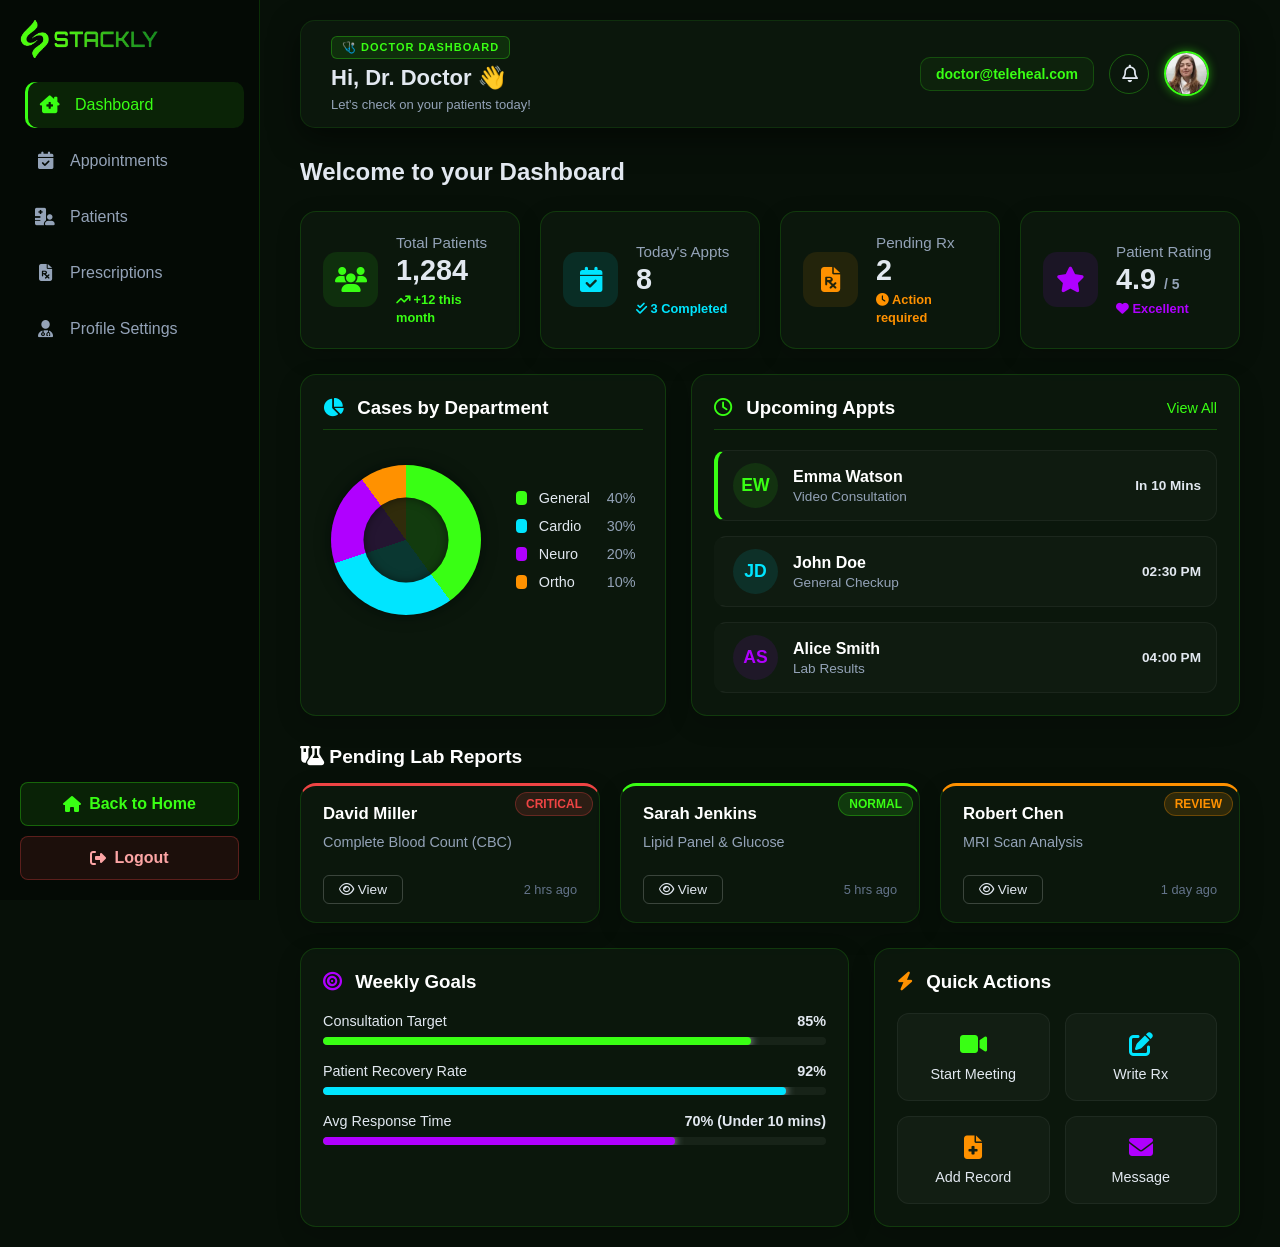
<file: dashboard2.html>
<!DOCTYPE html>
<html lang="en">

<head>
    <meta charset="UTF-8">
    <meta name="viewport" content="width=device-width, initial-scale=1.0">
    <meta property="og:title" content="Your Website Title Here">
    <meta property="og:description" content="Join our premium online learning platform and upgrade your skills today.">
    <meta property="og:image" content="https://yourwebsite.com/asset/preview-image.jpg">
    <meta property="og:url" content="https://yourwebsite.com">
    <meta property="og:type" content="website">
    <meta name="description"
        content="Join our premium online learning platform. Access interactive courses, live community zones, and expert tutors to upgrade your skills today.">
    <link rel="icon" type="image/png" href="./asset/logo_Favicon.webp">
    <title>Doctor Dashboard | TeleHeal</title>

    <link rel="stylesheet" href="https://cdnjs.cloudflare.com/ajax/libs/font-awesome/6.4.2/css/all.min.css">

    <link rel="stylesheet" href="dashboard2.css">
</head>

<body>

    <nav class="sidebar" id="sidebar">
        <div class="logo">
            <a href="index.html" class="logo-text"><img src="./asset/greenlogo.webp" loading="lazy" alt="logo"></a>
        </div>
        <ul class="nav-menu">
            <li class="nav-item active" onclick="switchView('view-dashboard', this)">
                <i class="fa-solid fa-house-chimney-medical"></i> Dashboard
            </li>
            <li class="nav-item" onclick="switchView('view-appointments', this)">
                <i class="fa-solid fa-calendar-check"></i> Appointments
            </li>
            <li class="nav-item" onclick="switchView('view-patients', this)">
                <i class="fa-solid fa-hospital-user"></i> Patients
            </li>
            <li class="nav-item" onclick="switchView('view-prescriptions', this)">
                <i class="fa-solid fa-file-prescription"></i> Prescriptions
            </li>
            <li class="nav-item" onclick="switchView('view-profile', this)">
                <i class="fa-solid fa-user-doctor"></i> Profile Settings
            </li>
        </ul>
        <div class="sidebar-bottom">
            <a href="index.html" class="btn-sidebar btn-home"><i class="fa-solid fa-house"></i> Back to Home</a>
            <a href="login.html" class="btn-sidebar btn-logout" onclick="logout()"><i
                    class="fa-solid fa-right-from-bracket"></i> Logout</a>
        </div>
    </nav>

    <main class="main-content">

        <header class="header">
            <div class="mobile-badge-wrapper">
                <span class="dashboard-badge">🩺 Doctor Dashboard</span>
            </div>

            <div class="header-wrapper">
                <div class="header-left">
                    <button class="mobile-toggle" id="menuToggle"><i class="fa-solid fa-bars"></i></button>
                    <div class="welcome-msg">
                        <span class="dashboard-badge desktop-badge">🩺 Doctor Dashboard</span>

                        <h1 id="headerName">Hi, <span class="mobile-break"></span>Dr. Loading... 👋</h1>
                        <p class="desktop-subtitle">Let's check on your patients today!</p>
                    </div>
                </div>

                <div class="header-actions">
                    <div class="header-email" id="headerEmail">loading...</div>
                    <button class="notify-btn" onclick="window.location.href='404page.html'"><i
                            class="fa-regular fa-bell"></i></button>

                    <img src="./asset/d2.webp" loading="lazy" class="user-avatar" alt="Doctor Profile">
                </div>
            </div>
        </header>

        <div class="views-container">

            <section id="view-dashboard" class="view-section active">
                <h2 style="color: var(--text-light); margin-bottom: 25px; font-weight: 600;">Welcome to your Dashboard
                </h2>

                <div class="dash-stats-grid">
                    <div class="dash-card stat-card dash-anim" style="--delay: 0.1s;">
                        <div class="stat-icon" style="color: var(--neon-green); background: rgba(57, 255, 20, 0.1);">
                            <i class="fa-solid fa-users"></i>
                        </div>
                        <div class="stat-info">
                            <h3>Total Patients</h3>
                            <p>1,284</p>
                            <small style="color: var(--neon-green);"><i class="fa-solid fa-arrow-trend-up"></i> +12 this
                                month</small>
                        </div>
                    </div>

                    <div class="dash-card stat-card dash-anim" style="--delay: 0.2s;">
                        <div class="stat-icon" style="color: #00e5ff; background: rgba(0, 229, 255, 0.1);">
                            <i class="fa-solid fa-calendar-check"></i>
                        </div>
                        <div class="stat-info">
                            <h3>Today's Appts</h3>
                            <p>8</p>
                            <small style="color: #00e5ff;"><i class="fa-solid fa-check-double"></i> 3 Completed</small>
                        </div>
                    </div>

                    <div class="dash-card stat-card dash-anim" style="--delay: 0.3s;">
                        <div class="stat-icon" style="color: #ff9100; background: rgba(255, 145, 0, 0.1);">
                            <i class="fa-solid fa-file-prescription"></i>
                        </div>
                        <div class="stat-info">
                            <h3>Pending Rx</h3>
                            <p>2</p>
                            <small style="color: #ff9100;"><i class="fa-solid fa-clock"></i> Action required</small>
                        </div>
                    </div>

                    <div class="dash-card stat-card dash-anim" style="--delay: 0.4s;">
                        <div class="stat-icon" style="color: #b000ff; background: rgba(176, 0, 255, 0.1);">
                            <i class="fa-solid fa-star"></i>
                        </div>
                        <div class="stat-info">
                            <h3>Patient Rating</h3>
                            <p>4.9 <span style="font-size: 14px; color: var(--text-muted);">/ 5</span></p>
                            <small style="color: #b000ff;"><i class="fa-solid fa-heart"></i> Excellent</small>
                        </div>
                    </div>
                </div>

                <div class="dash-middle-grid">

                    <div class="dash-card dash-anim" style="--delay: 0.5s; display: flex; flex-direction: column;">
                        <h3
                            style="color: #fff; margin-bottom: 25px; border-bottom: 1px solid rgba(57, 255, 20, 0.2); padding-bottom: 10px;">
                            <i class="fa-solid fa-chart-pie" style="color: #00e5ff; margin-right: 8px;"></i> Cases by
                            Department
                        </h3>

                        <div class="chart-wrapper">
                            <div class="css-pie-chart"></div>
                            <div class="chart-legend">
                                <div class="legend-item">
                                    <span class="legend-color" style="background: var(--neon-green);"></span>
                                    <div class="legend-text"><span>General</span> <span>40%</span></div>
                                </div>
                                <div class="legend-item">
                                    <span class="legend-color" style="background: #00e5ff;"></span>
                                    <div class="legend-text"><span>Cardio</span> <span>30%</span></div>
                                </div>
                                <div class="legend-item">
                                    <span class="legend-color" style="background: #b000ff;"></span>
                                    <div class="legend-text"><span>Neuro</span> <span>20%</span></div>
                                </div>
                                <div class="legend-item">
                                    <span class="legend-color" style="background: #ff9100;"></span>
                                    <div class="legend-text"><span>Ortho</span> <span>10%</span></div>
                                </div>
                            </div>
                        </div>
                    </div>

                    <div class="dash-card dash-anim" style="--delay: 0.6s;">
                        <div
                            style="display: flex; justify-content: space-between; align-items: center; border-bottom: 1px solid rgba(57, 255, 20, 0.2); padding-bottom: 10px; margin-bottom: 20px;">
                            <h3 style="color: #fff;"><i class="fa-regular fa-clock"
                                    style="color: var(--neon-green); margin-right: 8px;"></i> Upcoming Appts</h3>
                            <a href="404page.html" class="view-link">View All</a>
                        </div>

                        <div class="appt-list">
                            <div class="appt-item" style="border-left-color: var(--neon-green);">
                                <div class="appt-avatar">EW</div>
                                <div class="appt-details">
                                    <h4>Emma Watson</h4>
                                    <p>Video Consultation</p>
                                </div>
                                <div class="appt-time">In 10 Mins</div>
                            </div>
                            <div class="appt-item">
                                <div class="appt-avatar" style="background: rgba(0, 229, 255, 0.1); color: #00e5ff;">JD
                                </div>
                                <div class="appt-details">
                                    <h4>John Doe</h4>
                                    <p>General Checkup</p>
                                </div>
                                <div class="appt-time">02:30 PM</div>
                            </div>
                            <div class="appt-item">
                                <div class="appt-avatar" style="background: rgba(176, 0, 255, 0.1); color: #b000ff;">AS
                                </div>
                                <div class="appt-details">
                                    <h4>Alice Smith</h4>
                                    <p>Lab Results</p>
                                </div>
                                <div class="appt-time">04:00 PM</div>
                            </div>
                        </div>
                    </div>
                </div>

                <h3 class="section-title dash-anim" style="--delay: 0.7s;"><i class="fa-solid fa-flask-vial"></i>
                    Pending Lab Reports</h3>
                <div class="dash-reports-grid">

                    <div class="dash-card report-card dash-anim"
                        style="--delay: 0.7s; border-top: 3px solid var(--danger);">
                        <div class="report-header">
                            <h4>David Miller</h4>
                            <span class="badge badge-danger">Critical</span>
                        </div>
                        <p class="test-type">Complete Blood Count (CBC)</p>
                        <div class="report-actions">
                            <button class="btn-outline" onclick="window.location.href='404page.html'"><i
                                    class="fa-regular fa-eye"></i> View</button>
                            <span class="report-time">2 hrs ago</span>
                        </div>
                    </div>

                    <div class="dash-card report-card dash-anim"
                        style="--delay: 0.8s; border-top: 3px solid var(--neon-green);">
                        <div class="report-header">
                            <h4>Sarah Jenkins</h4>
                            <span class="badge badge-success">Normal</span>
                        </div>
                        <p class="test-type">Lipid Panel & Glucose</p>
                        <div class="report-actions">
                            <button class="btn-outline" onclick="window.location.href='404page.html'"><i
                                    class="fa-regular fa-eye"></i> View</button>
                            <span class="report-time">5 hrs ago</span>
                        </div>
                    </div>

                    <div class="dash-card report-card dash-anim" style="--delay: 0.9s; border-top: 3px solid #ff9100;">
                        <div class="report-header">
                            <h4>Robert Chen</h4>
                            <span class="badge badge-warning">Review</span>
                        </div>
                        <p class="test-type">MRI Scan Analysis</p>
                        <div class="report-actions">
                            <button class="btn-outline" onclick="window.location.href='404page.html'"><i
                                    class="fa-regular fa-eye"></i> View</button>
                            <span class="report-time">1 day ago</span>
                        </div>
                    </div>
                </div>

                <div class="dash-bottom-grid">
                    <div class="dash-card dash-anim" style="--delay: 1.0s;">
                        <h3 style="color: #fff; margin-bottom: 20px;"><i class="fa-solid fa-bullseye"
                                style="color: #b000ff; margin-right: 8px;"></i> Weekly Goals</h3>

                        <div class="progress-block">
                            <div class="progress-info">
                                <span>Consultation Target</span>
                                <span>85%</span>
                            </div>
                            <div class="progress-track">
                                <div class="progress-fill" style="width: 85%; background: var(--neon-green);"></div>
                            </div>
                        </div>

                        <div class="progress-block">
                            <div class="progress-info">
                                <span>Patient Recovery Rate</span>
                                <span>92%</span>
                            </div>
                            <div class="progress-track">
                                <div class="progress-fill" style="width: 92%; background: #00e5ff;"></div>
                            </div>
                        </div>

                        <div class="progress-block">
                            <div class="progress-info">
                                <span>Avg Response Time</span>
                                <span>70% (Under 10 mins)</span>
                            </div>
                            <div class="progress-track">
                                <div class="progress-fill" style="width: 70%; background: #b000ff;"></div>
                            </div>
                        </div>
                    </div>

                    <div class="dash-card dash-anim" style="--delay: 1.1s;">
                        <h3 style="color: #fff; margin-bottom: 20px;"><i class="fa-solid fa-bolt"
                                style="color: #ff9100; margin-right: 8px;"></i> Quick Actions</h3>

                        <div class="quick-actions-grid">
                            <button class="quick-action-btn" onclick="window.location.href='404page.html'">
                                <i class="fa-solid fa-video" style="color: var(--neon-green);"></i>
                                <span>Start Meeting</span>
                            </button>
                            <button class="quick-action-btn" onclick="window.location.href='404page.html'">
                                <i class="fa-solid fa-pen-to-square" style="color: #00e5ff;"></i>
                                <span>Write Rx</span>
                            </button>
                            <button class="quick-action-btn" onclick="window.location.href='404page.html'">
                                <i class="fa-solid fa-file-medical" style="color: #ff9100;"></i>
                                <span>Add Record</span>
                            </button>
                            <button class="quick-action-btn" onclick="window.location.href='404page.html'">
                                <i class="fa-solid fa-envelope" style="color: #b000ff;"></i>
                                <span>Message</span>
                            </button>
                        </div>
                    </div>
                </div>
            </section>

            <section id="view-appointments" class="view-section">
                <div style="display: flex; justify-content: space-between; align-items: center; margin-bottom: 25px;">
                    <h2 style="color: var(--text-light); font-weight: 600;">Appointments Planner</h2>
                    <button class="btn-primary" onclick="window.location.href='404page.html'"
                        style="padding: 8px 16px; border-radius: 8px; font-weight: bold;">
                        <i class="fa-solid fa-plus"></i> New Slot
                    </button>
                </div>

                <div class="dash-stats-grid">
                    <div class="dash-card stat-card dash-anim" style="--delay: 0.1s;">
                        <div class="stat-icon" style="color: var(--neon-green); background: rgba(57, 255, 20, 0.1);">
                            <i class="fa-solid fa-calendar-day"></i>
                        </div>
                        <div class="stat-info">
                            <h3>Total Today</h3>
                            <p>14</p>
                            <small style="color: var(--neon-green);">All slots booked</small>
                        </div>
                    </div>
                    <div class="dash-card stat-card dash-anim" style="--delay: 0.2s;">
                        <div class="stat-icon" style="color: #00e5ff; background: rgba(0, 229, 255, 0.1);">
                            <i class="fa-solid fa-video"></i>
                        </div>
                        <div class="stat-info">
                            <h3>Video Consults</h3>
                            <p>9</p>
                            <small style="color: #00e5ff;">Telehealth</small>
                        </div>
                    </div>
                    <div class="dash-card stat-card dash-anim" style="--delay: 0.3s;">
                        <div class="stat-icon" style="color: #b000ff; background: rgba(176, 0, 255, 0.1);">
                            <i class="fa-solid fa-hospital-user"></i>
                        </div>
                        <div class="stat-info">
                            <h3>In-Person</h3>
                            <p>5</p>
                            <small style="color: #b000ff;">Clinic Visits</small>
                        </div>
                    </div>
                    <div class="dash-card stat-card dash-anim" style="--delay: 0.4s;">
                        <div class="stat-icon" style="color: var(--danger); background: rgba(239, 68, 68, 0.1);">
                            <i class="fa-solid fa-calendar-xmark"></i>
                        </div>
                        <div class="stat-info">
                            <h3>Cancelled</h3>
                            <p>1</p>
                            <small style="color: var(--danger);">Rescheduled</small>
                        </div>
                    </div>
                </div>

                <div class="dash-anim" style="--delay: 0.5s; margin-bottom: 25px;">
                    <div class="date-selector">
                        <div class="date-box">
                            <span>Mon</span>
                            <strong>12</strong>
                        </div>
                        <div class="date-box">
                            <span>Tue</span>
                            <strong>13</strong>
                        </div>
                        <div class="date-box active">
                            <span>Wed</span>
                            <strong>14</strong>
                            <div class="active-dot"></div>
                        </div>
                        <div class="date-box">
                            <span>Thu</span>
                            <strong>15</strong>
                        </div>
                        <div class="date-box">
                            <span>Fri</span>
                            <strong>16</strong>
                        </div>
                        <div class="date-box">
                            <span>Sat</span>
                            <strong>17</strong>
                        </div>
                        <div class="date-box">
                            <span>Sun</span>
                            <strong>18</strong>
                        </div>
                    </div>
                </div>

                <div class="dash-card hero-appt-card dash-anim" style="--delay: 0.6s;">
                    <div class="hero-appt-header">
                        <div class="live-indicator">
                            <span class="pulse-dot"></span> Starting in 5 mins
                        </div>
                        <span class="badge badge-success">Video Call</span>
                    </div>

                    <div class="hero-appt-body">
                        <div class="hero-avatar">
                            <img src="./asset/w2.webp" loading="lazy" alt="Patient">
                        </div>
                        <div class="hero-info">
                            <h2>Sophia Williams</h2>
                            <p><i class="fa-solid fa-notes-medical" style="color: #00e5ff; margin-right: 8px;"></i>
                                Migraine Follow-up & Prescription Renewal</p>
                            <div class="hero-meta">
                                <span><i class="fa-regular fa-clock"></i> 10:30 AM - 11:00 AM</span>
                                <span><i class="fa-solid fa-folder-open"></i> ID: #PT-88392</span>
                            </div>
                        </div>
                        <div class="hero-action">
                            <button class="btn-join" onclick="window.location.href='404page.html'"><i
                                    class="fa-solid fa-video"></i> Join Call</button>
                        </div>
                    </div>
                </div>

                <div class="appt-bottom-grid">

                    <div class="dash-card dash-anim" style="--delay: 0.7s;">
                        <h3
                            style="color: #fff; margin-bottom: 25px; padding-bottom: 10px; border-bottom: 1px solid rgba(255,255,255,0.1);">
                            <i class="fa-solid fa-list-ul" style="color: #00e5ff; margin-right: 8px;"></i> Schedule
                            Timeline
                        </h3>

                        <div class="timeline-container">

                            <div class="timeline-item completed">
                                <div class="time-label">09:00 AM</div>
                                <div class="timeline-content">
                                    <h4>James Carter</h4>
                                    <p>General Checkup • <span>Completed</span></p>
                                </div>
                            </div>
                            <div class="timeline-item active">
                                <div class="time-label" style="color: var(--neon-green);">10:30 AM</div>
                                <div class="timeline-content">
                                    <h4>Sophia Williams</h4>
                                    <p>Video Consult • <span style="color: var(--neon-green);">Up Next</span></p>
                                </div>
                            </div>
                            <div class="timeline-item upcoming">
                                <div class="time-label">12:00 PM</div>
                                <div class="timeline-content" style="border-left-color: #ff9100;">
                                    <h4>Michael Brown</h4>
                                    <p>In-Person • <span>Waiting</span></p>
                                </div>
                            </div>
                            <div class="timeline-item upcoming">
                                <div class="time-label">02:30 PM</div>
                                <div class="timeline-content" style="border-left-color: #b000ff;">
                                    <h4>Emily Davis</h4>
                                    <p>Lab Review • <span>Upcoming</span></p>
                                </div>
                            </div>
                        </div>
                    </div>

                    <div class="dash-anim" style="--delay: 0.8s;">
                        <h3 style="color: #fff; margin-bottom: 20px;"><i class="fa-solid fa-bell-concierge"
                                style="color: #ff9100; margin-right: 8px;"></i> Pending Requests (2)</h3>

                        <div class="requests-list">
                            <div class="dash-card request-card">
                                <div class="req-header">
                                    <div class="req-user">
                                        <div class="req-avatar"
                                            style="background: rgba(0, 229, 255, 0.1); color: #00e5ff;">LN</div>
                                        <div>
                                            <h4>Liam Nelson</h4>
                                            <p>New Patient</p>
                                        </div>
                                    </div>
                                    <span class="req-date">Tomorrow, 11:00 AM</span>
                                </div>
                                <p class="req-reason">"Experiencing severe lower back pain since yesterday. Requesting
                                    immediate consult."</p>
                                <div class="req-actions">
                                    <button class="btn-outline-danger" onclick="window.location.href='404page.html'"><i
                                            class="fa-solid fa-xmark"></i> Decline</button>
                                    <button class="btn-outline-success" onclick="window.location.href='404page.html'"><i
                                            class="fa-solid fa-check"></i> Accept</button>
                                </div>
                            </div>

                            <div class="dash-card request-card">
                                <div class="req-header">
                                    <div class="req-user">
                                        <div class="req-avatar"
                                            style="background: rgba(176, 0, 255, 0.1); color: #b000ff;">OK</div>
                                        <div>
                                            <h4>Olivia Kim</h4>
                                            <p>Follow-up</p>
                                        </div>
                                    </div>
                                    <span class="req-date">Friday, 03:00 PM</span>
                                </div>
                                <p class="req-reason">"Regular monthly diabetes checkup and medicine refill."</p>
                                <div class="req-actions">
                                    <button class="btn-outline-danger" onclick="window.location.href='404page.html'"><i
                                            class="fa-solid fa-xmark"></i> Decline</button>
                                    <button class="btn-outline-success" onclick="window.location.href='404page.html'"><i
                                            class="fa-solid fa-check"></i> Accept</button>
                                </div>
                            </div>
                        </div>
                    </div>

                </div>
            </section>

            <section id="view-patients" class="view-section">
                <div style="display: flex; justify-content: space-between; align-items: center; margin-bottom: 25px;">
                    <div>
                        <h2 style="color: var(--text-light); font-weight: 600;">Patients Directory</h2>
                        <p style="color: var(--text-muted); font-size: 0.9rem;">Manage records, histories, and lab
                            results.</p>
                    </div>
                    <button class="btn-primary" onclick="window.location.href='404page.html'"
                        style="padding: 10px 18px; border-radius: 10px; font-weight: bold;">
                        <i class="fa-solid fa-user-plus"></i> Add Patient
                    </button>
                </div>

                <div class="dash-stats-grid">
                    <div class="dash-card stat-card dash-anim" style="--delay: 0.1s;">
                        <div class="stat-icon" style="color: #00e5ff; background: rgba(0, 229, 255, 0.1);">
                            <i class="fa-solid fa-hospital-user"></i>
                        </div>
                        <div class="stat-info">
                            <h3>Total Active</h3>
                            <p>842</p>
                            <small style="color: #00e5ff;">Under observation</small>
                        </div>
                    </div>
                    <div class="dash-card stat-card dash-anim" style="--delay: 0.2s;">
                        <div class="stat-icon" style="color: var(--neon-green); background: rgba(57, 255, 20, 0.1);">
                            <i class="fa-solid fa-heart-circle-check"></i>
                        </div>
                        <div class="stat-info">
                            <h3>Recovered</h3>
                            <p>3,105</p>
                            <small style="color: var(--neon-green);">+45 this week</small>
                        </div>
                    </div>
                    <div class="dash-card stat-card dash-anim" style="--delay: 0.3s;">
                        <div class="stat-icon" style="color: #ff9100; background: rgba(255, 145, 0, 0.1);">
                            <i class="fa-solid fa-triangle-exclamation"></i>
                        </div>
                        <div class="stat-info">
                            <h3>Critical Cases</h3>
                            <p>12</p>
                            <small style="color: #ff9100;">Needs review</small>
                        </div>
                    </div>
                </div>

                <div class="dash-anim" style="--delay: 0.4s; margin-bottom: 25px;">
                    <div class="category-wrapper dash-card" style="padding: 15px 20px;">
                        <div style="display: flex; align-items: center; gap: 15px; flex-wrap: wrap;">
                            <h4 style="color: var(--text-muted); font-size: 0.95rem; margin: 0;"><i
                                    class="fa-solid fa-filter" style="margin-right: 5px;"></i> Quick Filters:</h4>
                            <div class="tags-container">
                                <div class="cat-tag active">All Patients</div>
                                <div class="cat-tag">New Admits</div>
                                <div class="cat-tag">Cardiology</div>
                                <div class="cat-tag">Diabetic</div>
                                <div class="cat-tag">Discharge Ready</div>
                                <div class="cat-tag"
                                    style="border-color: rgba(239, 68, 68, 0.3); color: var(--danger);">
                                    <i class="fa-solid fa-fire"></i> Critical
                                </div>
                            </div>
                        </div>
                    </div>
                </div>

                <h3 style="color: #fff; margin-bottom: 15px; font-size: 1.1rem;" class="dash-anim"
                    style="--delay: 0.5s;">
                    <i class="fa-solid fa-star-of-life" style="color: var(--danger); margin-right: 8px;"></i> Priority
                    Attention
                </h3>
                <div class="priority-grid dash-anim" style="--delay: 0.5s; margin-bottom: 30px;">
                    <div class="dash-card priority-card" style="border-top: 3px solid var(--danger);">
                        <div class="priority-header">
                            <img src="./asset/d1.webp" loading="lazy" alt="Patient">
                            <div class="p-info">
                                <h4>Mark Johnson</h4>
                                <span>ID: #PT-9921</span>
                            </div>
                            <!-- <span class="badge badge-danger" style="margin-left: auto;">High BP</span> -->
                        </div>
                        <div class="priority-action">
                            <button class="btn-outline-danger" onclick="window.location.href='404page.html'"
                                style="width: 100%;">Review Meds</button>
                        </div>
                    </div>
                    <div class="dash-card priority-card" style="border-top: 3px solid #ff9100;">
                        <div class="priority-header">
                            <img src="./asset/d2.webp" loading="lazy" alt="Patient">
                            <div class="p-info">
                                <h4>Clara Smith</h4>
                                <span>ID: #PT-8834</span>
                            </div>
                            <span class="badge badge-warning" style="margin-left: auto;">Lab Due</span>
                        </div>
                        <div class="priority-action">
                            <button class="btn-outline-warning" onclick="window.location.href='404page.html'"
                                style="width: 100%;"><i class="fa-solid fa-bell"></i> Send Reminder</button>
                        </div>
                    </div>
                </div>

                <div class="dash-card dash-anim"
                    style="--delay: 0.6s; padding: 0; overflow: hidden; margin-bottom: 30px;">
                    <div
                        style="padding: 20px; border-bottom: 1px solid rgba(255,255,255,0.05); background: rgba(0,0,0,0.2);">
                        <h3 style="color: #fff;"><i class="fa-solid fa-address-book"
                                style="color: #b000ff; margin-right: 8px;"></i> Patient Directory</h3>
                    </div>

                    <div class="patient-list-container">
                        <div class="patient-row">
                            <div class="pr-user">
                                <div class="pr-avatar" style="background: rgba(0, 229, 255, 0.1); color: #00e5ff;">RJ
                                </div>
                                <div>
                                    <h4>Robert Jr.</h4>
                                    <p>Male, 45 yrs</p>
                                </div>
                            </div>
                            <div class="pr-condition">
                                <span class="pr-label">Condition</span>
                                <p>Type 2 Diabetes</p>
                            </div>
                            <div class="pr-last-visit">
                                <span class="pr-label">Last Visit</span>
                                <p>12 Aug, 2026</p>
                            </div>
                            <div class="pr-status">
                                <!-- <span class="badge badge-success">Stable</span> -->
                            </div>
                            <div class="pr-actions">
                                <button class="btn-icon" onclick="window.location.href='404page.html'"
                                    title="View Profile"><i class="fa-regular fa-eye"></i></button>
                                <button class="btn-icon" onclick="window.location.href='404page.html'" title="Edit"><i
                                        class="fa-solid fa-pen"></i></button>
                            </div>
                        </div>

                        <div class="patient-row">
                            <div class="pr-user">
                                <img src="./asset/r1.webp" loading="lazy" class="pr-avatar-img" alt="Avatar">
                                <div>
                                    <h4>Elena Gilbert</h4>
                                    <p>Female, 28 yrs</p>
                                </div>
                            </div>
                            <div class="pr-condition">
                                <span class="pr-label">Condition</span>
                                <p>Asthma</p>
                            </div>
                            <div class="pr-last-visit">
                                <span class="pr-label">Last Visit</span>
                                <p>05 Sep, 2026</p>
                            </div>
                            <div class="pr-status">
                                <span class="badge"
                                    style="background: rgba(176, 0, 255, 0.15); color: #b000ff; border: 1px solid rgba(176, 0, 255, 0.3);">Checkup</span>
                            </div>
                            <div class="pr-actions">
                                <button class="btn-icon" onclick="window.location.href='404page.html'"><i
                                        class="fa-regular fa-eye"></i></button>
                                <button class="btn-icon" onclick="window.location.href='404page.html'"><i
                                        class="fa-solid fa-pen"></i></button>
                            </div>
                        </div>
                    </div>
                </div>

                <div class="dash-anim" style="--delay: 0.7s;">
                    <h3 style="color: #fff; margin-bottom: 15px; font-size: 1.1rem;">
                        <i class="fa-solid fa-chart-simple" style="color: var(--neon-green); margin-right: 8px;"></i>
                        Patient Demographics
                    </h3>
                    <div class="demo-grid">
                        <div class="dash-card">
                            <h4 style="color: var(--text-muted); margin-bottom: 15px; font-size: 0.9rem;">By Gender</h4>
                            <div class="demo-bar-container">
                                <div class="demo-bar" style="width: 55%; background: #00e5ff;"><span>55% Male</span>
                                </div>
                                <div class="demo-bar" style="width: 45%; background: #b000ff;"><span>45% Female</span>
                                </div>
                            </div>
                        </div>
                        <div class="dash-card">
                            <h4 style="color: var(--text-muted); margin-bottom: 15px; font-size: 0.9rem;">By Age Group
                            </h4>
                            <div
                                style="display: flex; justify-content: space-between; font-size: 0.85rem; color: var(--text-light);">
                                <div style="text-align: center;">
                                    <div class="demo-circle" style="border-color: var(--neon-green);">15%</div>
                                    <small>0-18</small>
                                </div>
                                <div style="text-align: center;">
                                    <div class="demo-circle" style="border-color: #00e5ff;">45%</div>
                                    <small>19-40</small>
                                </div>
                                <div style="text-align: center;">
                                    <div class="demo-circle" style="border-color: #ff9100;">30%</div>
                                    <small>41-60</small>
                                </div>
                                <div style="text-align: center;">
                                    <div class="demo-circle" style="border-color: #b000ff;">10%</div><small>60+</small>
                                </div>
                            </div>
                        </div>
                    </div>
                </div>
            </section>

            <section id="view-prescriptions" class="view-section">
                <div style="display: flex; justify-content: space-between; align-items: center; margin-bottom: 25px;">
                    <div>
                        <h2 style="color: var(--text-light); font-weight: 600;">E-Prescriptions</h2>
                        <p style="color: var(--text-muted); font-size: 0.9rem;">Issue, track, and manage digital
                            prescriptions.</p>
                    </div>
                    <button class="btn-primary" onclick="window.location.href='404page.html'"
                        style="padding: 10px 18px; border-radius: 10px; font-weight: bold;">
                        <i class="fa-solid fa-pen-nib"></i> Draft New Rx
                    </button>
                </div>

                <div class="dash-stats-grid">
                    <div class="dash-card stat-card dash-anim" style="--delay: 0.1s;">
                        <div class="stat-icon" style="color: var(--neon-green); background: rgba(57, 255, 20, 0.1);">
                            <i class="fa-solid fa-file-signature"></i>
                        </div>
                        <div class="stat-info">
                            <h3>Issued This Month</h3>
                            <p>342</p>
                            <small style="color: var(--neon-green);">+15% vs Last Month</small>
                        </div>
                    </div>
                    <div class="dash-card stat-card dash-anim" style="--delay: 0.2s;">
                        <div class="stat-icon" style="color: #ff9100; background: rgba(255, 145, 0, 0.1);">
                            <i class="fa-solid fa-pills"></i>
                        </div>
                        <div class="stat-info">
                            <h3>Pending Refills</h3>
                            <p>8</p>
                            <small style="color: #ff9100;">Action Required</small>
                        </div>
                    </div>
                    <div class="dash-card stat-card dash-anim" style="--delay: 0.3s;">
                        <div class="stat-icon" style="color: #00e5ff; background: rgba(0, 229, 255, 0.1);">
                            <i class="fa-solid fa-store"></i>
                        </div>
                        <div class="stat-info">
                            <h3>Dispensed</h3>
                            <p>280</p>
                            <small style="color: #00e5ff;">At Network Pharmacies</small>
                        </div>
                    </div>
                </div>

                <div class="dash-card dash-anim" style="--delay: 0.4s; margin-bottom: 30px;">
                    <h3
                        style="color: #fff; margin-bottom: 15px; border-bottom: 1px solid rgba(255,255,255,0.1); padding-bottom: 10px;">
                        <i class="fa-solid fa-wand-magic-sparkles" style="color: #b000ff; margin-right: 8px;"></i> Smart
                        Dosage Quick-Select
                    </h3>
                    <p style="color: var(--text-muted); font-size: 0.85rem; margin-bottom: 15px;">Tap tags to build
                        prescription format instantly.</p>

                    <div class="builder-grid">
                        <div class="builder-group">
                            <span class="group-title">Frequency:</span>
                            <div class="chip-container">
                                <a href="404page.html" style="text-decoration: none; color: inherit;">
                                    <div class="rx-chip active">1-0-1 (Morning/Night)</div>
                                </a>
                                <a href="404page.html" style="text-decoration: none; color: inherit;">
                                    <div class="rx-chip">1-1-1 (TDS)</div>
                                </a>
                                <a href="404page.html" style="text-decoration: none; color: inherit;">
                                    <div class="rx-chip">0-0-1 (Night)</div>
                                </a>
                                <a href="404page.html" style="text-decoration: none; color: inherit;">
                                    <div class="rx-chip" style="border-color: var(--danger); color: var(--danger);">SOS
                                        (Emergency)</div>
                                </a>
                            </div>
                        </div>
                        <div class="builder-group">
                            <span class="group-title">Duration:</span>
                            <div class="chip-container">
                                <a href="404page.html" style="text-decoration: none; color: inherit;">
                                    <div class="rx-chip">3 Days</div>
                                </a>
                                <a href="404page.html" style="text-decoration: none; color: inherit;">
                                    <div class="rx-chip active">5 Days</div>
                                </a>
                                <a href="404page.html" style="text-decoration: none; color: inherit;">
                                    <div class="rx-chip">1 Week</div>
                                </a>
                                <a href="404page.html" style="text-decoration: none; color: inherit;">
                                    <div class="rx-chip">1 Month</div>
                                </a>
                            </div>
                        </div>
                    </div>
                </div>

                <div class="rx-bottom-grid">
                    <div class="dash-anim" style="--delay: 0.5s;">
                        <h3 style="color: #fff; margin-bottom: 20px;"><i class="fa-solid fa-rotate"
                                style="color: #ff9100; margin-right: 8px;"></i> Refill Requests (2)</h3>

                        <div class="refill-list">
                            <div class="dash-card refill-card">
                                <div class="refill-header">
                                    <div style="display: flex; gap: 10px; align-items: center;">
                                        <img src="./asset/r2.webp" loading="lazy" class="avatar-sm" alt="User">
                                        <div>
                                            <h4>Clara Smith</h4>
                                            <span class="text-sm text-muted">ID: #PT-8834</span>
                                        </div>
                                    </div>
                                </div>
                                <div class="med-details">
                                    <strong><i class="fa-solid fa-capsules" style="color: #00e5ff;"></i> Amlodipine
                                        5mg</strong>
                                    <p>1 Tablet daily for Hypertension.</p>
                                </div>
                                <div class="refill-actions">
                                    <button class="btn-decline" onclick="window.location.href='404page.html'"><i
                                            class="fa-solid fa-xmark"></i> Deny</button>
                                    <button class="btn-approve" onclick="window.location.href='404page.html'"><i
                                            class="fa-solid fa-check-double"></i> Approve Refill</button>
                                </div>
                            </div>

                            <div class="dash-card refill-card">
                                <div class="refill-header">
                                    <div style="display: flex; gap: 10px; align-items: center;">
                                        <div class="avatar-sm"
                                            style="background: rgba(176, 0, 255, 0.1); color: #b000ff; display:flex; justify-content:center; align-items:center; font-weight:bold;">
                                            MJ</div>
                                        <div>
                                            <h4>Mark Johnson</h4>
                                            <span class="text-sm text-muted">ID: #PT-9921</span>
                                        </div>
                                    </div>
                                </div>
                                <div class="med-details">
                                    <strong><i class="fa-solid fa-prescription-bottle-medical"
                                            style="color: var(--neon-green);"></i> Metformin 500mg</strong>
                                    <p>1-0-1 after meals.</p>
                                </div>
                                <div class="refill-actions">
                                    <button class="btn-decline" onclick="window.location.href='404page.html'"><i
                                            class="fa-solid fa-xmark"></i> Deny</button>
                                    <button class="btn-approve" onclick="window.location.href='404page.html'"><i
                                            class="fa-solid fa-check-double"></i> Approve Refill</button>
                                </div>
                            </div>
                        </div>
                    </div>

                    <div class="dash-anim" style="--delay: 0.6s;">
                        <h3 style="color: #fff; margin-bottom: 20px;"><i class="fa-solid fa-clock-rotate-left"
                                style="color: #00e5ff; margin-right: 8px;"></i> Recent Prescriptions</h3>

                        <div class="dash-card" style="padding: 0; overflow: hidden;">
                            <div class="rx-history-row">
                                <div class="rx-info">
                                    <h4>Emma Watson</h4>
                                    <p>Amoxicillin 250mg, Paracetamol</p>
                                </div>
                                <div class="rx-date">Today, 10:45 AM</div>
                            </div>

                            <div class="rx-history-row">
                                <div class="rx-info">
                                    <h4>David Miller</h4>
                                    <p>Atorvastatin 20mg</p>
                                </div>
                                <div class="rx-date">Yesterday</div>
                            </div>

                            <div class="rx-history-row">
                                <div class="rx-info">
                                    <h4>Sarah Jenkins</h4>
                                    <p>Ibuprofen 400mg</p>
                                </div>
                                <div class="rx-date">12 Aug, 2026</div>
                            </div>

                            <div class="rx-history-row" style="border-bottom: none;">
                                <button class="view-link" onclick="window.location.href='404page.html'"
                                    style="width: 100%; text-align: center; background: none; border: none; padding: 10px; cursor: pointer;">View
                                    Full History <i class="fa-solid fa-arrow-right"></i></button>
                            </div>
                        </div>
                    </div>
                </div>

                <div class="dash-anim" style="--delay: 0.7s; margin-top: 30px;">
                    <h3 style="color: #fff; margin-bottom: 15px;"><i class="fa-solid fa-box-open"
                            style="color: var(--neon-green); margin-right: 8px;"></i> Top Prescribed Meds</h3>

                    <div class="freq-meds-grid">
                        <div class="med-box">
                            <i class="fa-solid fa-capsules med-icon" style="color: #00e5ff;"></i>
                            <div class="med-text">
                                <h4>Azithromycin</h4>
                                <span>Antibiotic</span>
                            </div>
                            <button class="btn-add-med" onclick="window.location.href='404page.html'"><i
                                    class="fa-solid fa-plus"></i></button>
                        </div>

                        <div class="med-box">
                            <i class="fa-solid fa-pills med-icon" style="color: var(--danger);"></i>
                            <div class="med-text">
                                <h4>Paracetamol</h4>
                                <span>Pain Relief</span>
                            </div>
                            <button class="btn-add-med" onclick="window.location.href='404page.html'"><i
                                    class="fa-solid fa-plus"></i></button>
                        </div>

                        <div class="med-box">
                            <i class="fa-solid fa-prescription-bottle med-icon" style="color: #ff9100;"></i>
                            <div class="med-text">
                                <h4>Cetirizine</h4>
                                <span>Allergy</span>
                            </div>
                            <button class="btn-add-med" onclick="window.location.href='404page.html'"><i
                                    class="fa-solid fa-plus"></i></button>
                        </div>

                        <div class="med-box">
                            <i class="fa-solid fa-syringe med-icon" style="color: #b000ff;"></i>
                            <div class="med-text">
                                <h4>Insulin Glargine</h4>
                                <span>Diabetes</span>
                            </div>
                            <button class="btn-add-med" onclick="window.location.href='404page.html'"><i
                                    class="fa-solid fa-plus"></i></button>
                        </div>
                    </div>
                </div>
            </section>

            <section id="view-profile" class="view-section">
                <div style="display: flex; justify-content: space-between; align-items: center; margin-bottom: 25px;">
                    <div>
                        <h2 style="color: var(--text-light); font-weight: 600;">Profile Settings</h2>
                        <p style="color: var(--text-muted); font-size: 0.9rem;">Manage your identity, clinic timings,
                            and preferences.</p>
                    </div>
                </div>

                <div class="dash-card profile-hero dash-anim" style="--delay: 0.1s; margin-bottom: 25px;">
                    <div class="ph-avatar-wrapper">
                        <img src="./asset/d2.webp" loading="lazy" alt="Dr. Profile">
                        <button class="btn-edit-avatar" onclick="window.location.href='404page.html'"><i
                                class="fa-solid fa-camera"></i></button>
                    </div>
                    <div class="ph-details">
                        <div style="display: flex; align-items: center; gap: 10px;">
                            <h2 style="color: #fff; font-size: 1.8rem;">Dr. Sarah Connor</h2>
                            <i class="fa-solid fa-circle-check" style="color: #00e5ff; font-size: 1.2rem;"
                                title="Verified Professional"></i>
                        </div>
                        <p style="color: var(--neon-green); font-weight: 600; font-size: 1rem; margin: 5px 0 10px;">
                            Senior Cardiologist</p>
                        <div class="ph-meta">
                            <span><i class="fa-solid fa-envelope"></i> sarah.connor@teleheal.com</span>
                            <span><i class="fa-solid fa-phone"></i> +1 (555) 123-4567</span>
                            <span><i class="fa-solid fa-location-dot"></i> New York, USA</span>
                        </div>
                    </div>
                    <div class="ph-action">
                        <button class="btn-outline-cyan" onclick="window.location.href='404page.html'"><i
                                class="fa-solid fa-pen-to-square"></i> Edit Info</button>
                    </div>
                </div>

                <div class="profile-grid dash-anim" style="--delay: 0.2s; margin-bottom: 25px;">

                    <div class="dash-card">
                        <h3 style="color: #fff; margin-bottom: 20px;"><i class="fa-solid fa-toggle-on"
                                style="color: var(--neon-green); margin-right: 8px;"></i> Active Status</h3>

                        <div class="setting-row">
                            <div class="setting-info">
                                <h4>Telehealth Consultations</h4>
                                <p>Available for video calls right now.</p>
                            </div>
                            <div class="ui-toggle active">
                                <div class="toggle-circle"></div>
                            </div>
                        </div>

                        <div class="setting-row">
                            <div class="setting-info">
                                <h4>Accepting New Patients</h4>
                                <p>Allow new patients to book slots.</p>
                            </div>
                            <div class="ui-toggle active" style="--toggle-color: #00e5ff;">
                                <div class="toggle-circle"></div>
                            </div>
                        </div>

                        <div class="setting-row" style="border-bottom: none;">
                            <div class="setting-info">
                                <h4>Emergency Duty</h4>
                                <p>On-call for hospital emergencies.</p>
                            </div>
                            <div class="ui-toggle">
                                <div class="toggle-circle"></div>
                            </div>
                        </div>
                    </div>

                    <div class="dash-card">
                        <div
                            style="display: flex; justify-content: space-between; align-items: center; margin-bottom: 20px;">
                            <h3 style="color: #fff;"><i class="fa-regular fa-clock"
                                    style="color: #ff9100; margin-right: 8px;"></i> Clinic Timings</h3>
                            <button class="btn-icon-small" onclick="window.location.href='404page.html'"
                                title="Edit Schedule"><i class="fa-solid fa-pen"></i></button>
                        </div>

                        <div class="timing-list">
                            <div class="timing-row">
                                <span class="day-badge">Mon - Fri</span>
                                <span class="time-text">09:00 AM - 05:00 PM</span>
                            </div>
                            <div class="timing-row">
                                <span class="day-badge"
                                    style="background: rgba(0, 229, 255, 0.1); color: #00e5ff;">Saturday</span>
                                <span class="time-text">10:00 AM - 02:00 PM</span>
                            </div>
                            <div class="timing-row">
                                <span class="day-badge"
                                    style="background: rgba(239, 68, 68, 0.1); color: var(--danger);">Sunday</span>
                                <span class="time-text" style="color: var(--danger);">Closed</span>
                            </div>
                        </div>
                    </div>
                </div>

                <h3 style="color: #fff; margin-bottom: 15px; font-size: 1.1rem;" class="dash-anim"
                    style="--delay: 0.3s;">
                    <i class="fa-solid fa-award" style="color: #b000ff; margin-right: 8px;"></i> Professional
                    Credentials
                </h3>
                <div class="credentials-grid dash-anim" style="--delay: 0.4s; margin-bottom: 30px;">
                    <div class="dash-card cred-card">
                        <i class="fa-solid fa-id-card cred-icon" style="color: #00e5ff;"></i>
                        <h4>Medical License</h4>
                        <p>#MED-8839201-NY</p>
                        <span class="badge badge-success" style="margin-top: 10px;">Valid till 2030</span>
                    </div>

                    <div class="dash-card cred-card">
                        <i class="fa-solid fa-graduation-cap cred-icon" style="color: var(--neon-green);"></i>
                        <h4>University</h4>
                        <p>Harvard Medical School</p>
                        <small style="color: var(--text-muted); margin-top: 5px;">MD, Cardiology (2012)</small>
                    </div>

                    <div class="dash-card cred-card">
                        <i class="fa-solid fa-briefcase-medical cred-icon" style="color: #ff9100;"></i>
                        <h4>Experience</h4>
                        <p>14+ Years</p>
                        <small style="color: var(--text-muted); margin-top: 5px;">Specialized in Heart Surgery</small>
                    </div>
                </div>

                <div class="dash-card dash-anim" style="--delay: 0.5s;">
                    <h3 style="color: #fff; margin-bottom: 20px;"><i class="fa-solid fa-shield-halved"
                            style="color: #b000ff; margin-right: 8px;"></i> Security & Alerts</h3>

                    <div class="security-grid">
                        <div class="setting-row"
                            style="border-bottom: none; background: rgba(255,255,255,0.02); padding: 15px; border-radius: 12px;">
                            <div class="setting-info">
                                <h4 style="color: #00e5ff;"><i class="fa-solid fa-fingerprint"></i> Two-Factor
                                    Authentication</h4>
                                <p>Extra layer of security for your account.</p>
                            </div>
                            <div class="ui-toggle active" style="--toggle-color: #b000ff;">
                                <div class="toggle-circle"></div>
                            </div>
                        </div>

                        <div class="setting-row"
                            style="border-bottom: none; background: rgba(255,255,255,0.02); padding: 15px; border-radius: 12px;">
                            <div class="setting-info">
                                <h4>Password & Access</h4>
                                <p>Last changed 3 months ago.</p>
                            </div>
                            <button class="btn-outline-danger" onclick="window.location.href='404page.html'"
                                style="padding: 8px 15px; border-radius: 8px;"><i class="fa-solid fa-key"></i>
                                Update</button>
                        </div>
                    </div>
                </div>
            </section>

        </div>
    </main>

    <script>
        document.addEventListener('DOMContentLoaded', () => {

            let userEmail = localStorage.getItem('userEmail') || "doctor@teleheal.com";

            let rawName = userEmail.split('@')[0];
            rawName = rawName.replace(/[^a-zA-Z]/g, '');
            let username = rawName.charAt(0).toUpperCase() + rawName.slice(1);

            if (username.length < 2) username = "Doctor";

            document.getElementById('headerName').innerHTML = `Hi, <span class="mobile-break"></span>Dr. ${username} 👋`;
            document.getElementById('headerEmail').innerText = userEmail;

            window.switchView = function (viewId, element) {

                document.querySelectorAll('.view-section').forEach(view => {
                    view.classList.remove('active');
                });

                document.getElementById(viewId).classList.add('active');

                document.querySelectorAll('.nav-item').forEach(nav => {
                    nav.classList.remove('active');
                });

                element.classList.add('active');

                if (window.innerWidth <= 768) {
                    document.getElementById('sidebar').classList.remove('active');
                }
            };

            const menuToggle = document.getElementById('menuToggle');
            const sidebar = document.getElementById('sidebar');

            menuToggle.addEventListener('click', (e) => {
                e.stopPropagation();
                sidebar.classList.toggle('active');
            });

            document.addEventListener('click', (e) => {
                if (window.innerWidth <= 768 && sidebar.classList.contains('active')) {
                    if (!sidebar.contains(e.target)) {
                        sidebar.classList.remove('active');
                    }
                }
            });
        });

        function logout() {
            window.location.href = "login.html";
        }


    </script>
    <script>
        document.addEventListener("DOMContentLoaded", function () {
            const toggles = document.querySelectorAll('.ui-toggle');

            toggles.forEach(toggle => {
                toggle.addEventListener('click', function () {
                    this.classList.toggle('active');
                });
            });
        });
    </script>
</body>

</html>
</file>
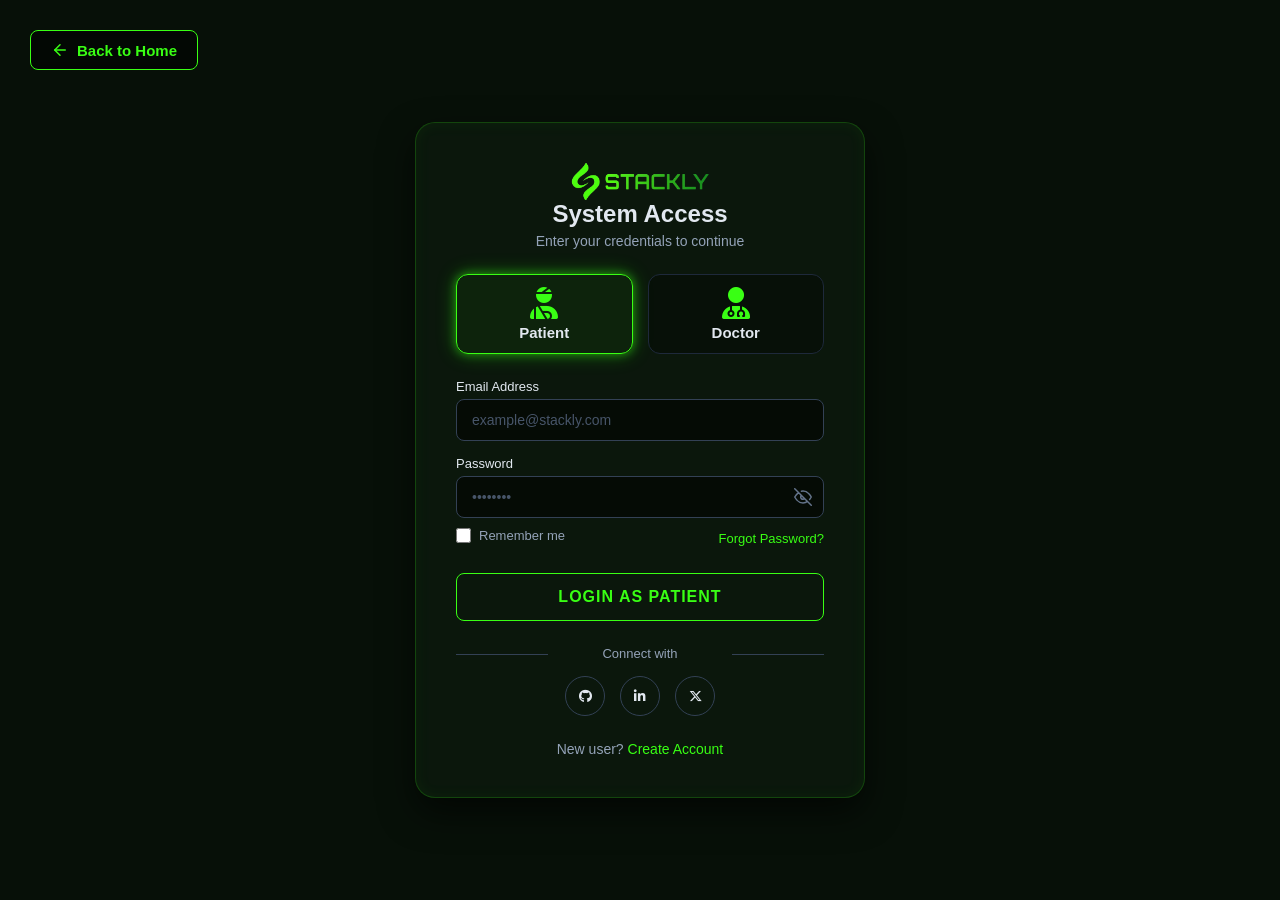
<file: login.html>
<!DOCTYPE html>
<html lang="en">

<head>
    <meta charset="UTF-8">
    <meta name="viewport" content="width=device-width, initial-scale=1.0">
    <meta property="og:title" content="Your Website Title Here">
    <meta property="og:description" content="Join our premium online learning platform and upgrade your skills today.">
    <meta property="og:image" content="https://yourwebsite.com/asset/preview-image.jpg">
    <meta property="og:url" content="https://yourwebsite.com">
    <meta property="og:type" content="website">
    <meta name="description"
        content="Join our premium online learning platform. Access interactive courses, live community zones, and expert tutors to upgrade your skills today.">
    <link rel="icon" type="image/png" href="./asset/logo_Favicon.webp">
    <link rel="stylesheet" href="https://cdnjs.cloudflare.com/ajax/libs/font-awesome/6.5.1/css/all.min.css" />
    <title>Login - Stackly Telehealth</title>

    <style>
        :root {
            --neon-green: #39ff14;
            --neon-glow: 0 0 10px rgba(57, 255, 20, 0.5), 0 0 20px rgba(57, 255, 20, 0.3);
            --dark-bg: #071008;
            --form-bg: rgba(12, 25, 14, 0.85);
            --text-light: #e2e8f0;
            --text-muted: #94a3b8;
        }

        * {
            margin: 0;
            padding: 0;
            box-sizing: border-box;
            font-family: 'Segoe UI', sans-serif;
        }

        body {
            background-color: var(--dark-bg);
            min-height: 100vh;
            display: flex;
            justify-content: center;
            align-items: center;
            padding: 20px;
            position: relative;
            overflow-x: hidden;
        }

        .back-home-btn {
            position: fixed;
            top: 30px;
            left: 30px;
            display: inline-flex;
            align-items: center;
            gap: 8px;
            color: var(--neon-green);
            text-decoration: none;
            font-weight: 600;
            font-size: 15px;
            padding: 10px 20px;
            border: 1px solid var(--neon-green);
            border-radius: 8px;
            background: rgba(0, 0, 0, 0.5);
            backdrop-filter: blur(5px);
            transition: all 0.3s ease;
            z-index: 100;

            opacity: 0;
            transform: translateY(-20px);
            animation: fadeDown 0.8s ease-out forwards;
            animation-delay: 1s;
        }

        .back-home-btn:hover {
            background: var(--neon-green);
            color: var(--dark-bg);
            box-shadow: var(--neon-glow);
        }

        .back-home-btn svg {
            width: 18px;
            height: 18px;
        }

        @keyframes fadeDown {
            to {
                opacity: 1;
                transform: translateY(0);
            }
        }

        .background-shapes {
            position: fixed;
            top: 0;
            left: 0;
            width: 100%;
            height: 100%;
            overflow: hidden;
            z-index: 0;
        }

        .background-shapes li {
            position: absolute;
            display: block;
            list-style: none;
            width: 20px;
            height: 20px;
            background: rgba(57, 255, 20, 0.15);
            border: 1px solid rgba(57, 255, 20, 0.3);
            animation: floatUp 25s linear infinite;
            bottom: -150px;
            border-radius: 4px;
        }

        .background-shapes li:nth-child(1) {
            left: 25%;
            width: 80px;
            height: 80px;
            animation-delay: 0s;
        }

        .background-shapes li:nth-child(2) {
            left: 10%;
            width: 20px;
            height: 20px;
            animation-delay: 2s;
            animation-duration: 12s;
        }

        .background-shapes li:nth-child(3) {
            left: 70%;
            width: 20px;
            height: 20px;
            animation-delay: 4s;
        }

        .background-shapes li:nth-child(4) {
            left: 40%;
            width: 60px;
            height: 60px;
            animation-delay: 0s;
            animation-duration: 18s;
        }

        .background-shapes li:nth-child(5) {
            left: 65%;
            width: 20px;
            height: 20px;
            animation-delay: 0s;
        }

        .background-shapes li:nth-child(6) {
            left: 75%;
            width: 110px;
            height: 110px;
            animation-delay: 3s;
        }

        .background-shapes li:nth-child(7) {
            left: 35%;
            width: 150px;
            height: 150px;
            animation-delay: 7s;
        }

        .background-shapes li:nth-child(8) {
            left: 50%;
            width: 25px;
            height: 25px;
            animation-delay: 15s;
            animation-duration: 45s;
        }

        .background-shapes li:nth-child(9) {
            left: 20%;
            width: 15px;
            height: 15px;
            animation-delay: 2s;
            animation-duration: 35s;
        }

        .background-shapes li:nth-child(10) {
            left: 85%;
            width: 150px;
            height: 150px;
            animation-delay: 0s;
            animation-duration: 11s;
        }

        @keyframes floatUp {
            0% {
                transform: translateY(0) rotate(0deg);
                opacity: 1;
                border-radius: 0;
            }

            100% {
                transform: translateY(-1000px) rotate(720deg);
                opacity: 0;
                border-radius: 50%;
            }
        }

        .login-container {
            position: relative;
            z-index: 1;
            display: flex;
            width: 100%;
            max-width: 450px;
            background: var(--form-bg);
            backdrop-filter: blur(10px);
            border: 1px solid rgba(57, 255, 20, 0.2);
            border-radius: 20px;
            box-shadow: 0 15px 35px rgba(0, 0, 0, 0.6), inset 0 0 15px rgba(57, 255, 20, 0.05);
            flex-direction: column;
            padding: 40px;
            margin-top: 20px;

            opacity: 0;
            transform: translateY(30px);
            animation: fadeUp 0.8s ease-out forwards;
            animation-delay: 0.8s;
        }

        @keyframes fadeUp {
            to {
                opacity: 1;
                transform: translateY(0);
            }
        }

        .nav-logo {
            text-align: center;
            margin-bottom: 20px;
        }

        .logo-text {
            font-size: 32px;
            font-weight: 800;
            color: transparent;
            -webkit-text-stroke: 1px var(--neon-green);
            text-decoration: none;
            letter-spacing: 2px;
            transition: 0.3s;
        }

        .logo-text:hover {
            color: var(--neon-green);
            text-shadow: var(--neon-glow);
        }

        .header-text {
            text-align: center;
            margin-bottom: 25px;
        }

        h2 {
            color: var(--text-light);
            margin-bottom: 5px;
            font-size: 24px;
        }

        p {
            color: var(--text-muted);
            font-size: 14px;
        }

        .role-selector {
            display: grid;
            grid-template-columns: 1fr 1fr;
            gap: 15px;
            margin-bottom: 25px;
        }

        .role-card {
            border: 1px solid #1e293b;
            background: rgba(0, 0, 0, 0.3);
            border-radius: 12px;
            padding: 12px;
            cursor: pointer;
            text-align: center;
            transition: 0.3s;
        }

        .role-card h3 {
            margin-top: 5px;
            color: var(--text-light);
            font-size: 15px;
        }

        .role-card.active {
            border-color: var(--neon-green);
            background: rgba(57, 255, 20, 0.05);
            box-shadow: var(--neon-glow);
        }

        .input-group {
            margin-bottom: 15px;
            position: relative;
        }

        label {
            display: block;
            margin-bottom: 5px;
            font-weight: 500;
            color: var(--text-light);
            font-size: 13px;
        }

        input {
            width: 100%;
            padding: 12px 15px;
            background: rgba(0, 0, 0, 0.5);
            border: 1px solid #334155;
            border-radius: 8px;
            outline: none;
            font-size: 14px;
            transition: 0.3s;
            color: white;
        }

        input:focus {
            border-color: var(--neon-green);
            box-shadow: inset 0 0 5px rgba(57, 255, 20, 0.2), 0 0 8px rgba(57, 255, 20, 0.3);
        }

        input::placeholder {
            color: #475569;
        }

        .field-error {
            color: #ef4444;
            font-size: 12px;
            font-weight: 600;
            margin-top: 5px;
            display: none;
        }

        .pwd-wrapper {
            position: relative;
        }

        .eye-btn {
            position: absolute;
            right: 12px;
            top: 50%;
            transform: translateY(-50%);
            background: none;
            border: none;
            cursor: pointer;
            color: #64748b;
            display: flex;
            align-items: center;
            transition: 0.3s;
        }

        .eye-btn:hover {
            color: var(--neon-green);
        }

        .eye-btn svg {
            width: 18px;
            height: 18px;
        }

        .form-options {
            display: flex;
            justify-content: space-between;
            align-items: center;
            margin-bottom: 25px;
            margin-top: -5px;
        }

        .remember-me {
            display: flex;
            align-items: center;
            gap: 8px;
            color: var(--text-muted);
            cursor: pointer;
            font-size: 13px;
        }

        .remember-me input[type="checkbox"] {
            width: 15px;
            height: 15px;
            accent-color: var(--neon-green);
        }

        .forgot-pwd {
            color: var(--neon-green);
            font-size: 13px;
            text-decoration: none;
            transition: 0.3s;
        }

        .forgot-pwd:hover {
            text-shadow: var(--neon-glow);
        }

        .btn-submit {
            width: 100%;
            padding: 14px;
            background: transparent;
            color: var(--neon-green);
            border: 1px solid var(--neon-green);
            border-radius: 8px;
            font-size: 16px;
            font-weight: bold;
            cursor: pointer;
            transition: 0.3s;
            text-transform: uppercase;
            letter-spacing: 1px;
        }

        .btn-submit:hover {
            background: var(--neon-green);
            color: var(--dark-bg);
            box-shadow: var(--neon-glow);
            transform: translateY(-2px);
        }

        .social-login {
            text-align: center;
            margin-top: 25px;
        }

        .social-login p {
            color: var(--text-muted);
            font-size: 13px;
            margin-bottom: 15px;
            position: relative;
        }

        .social-login p::before,
        .social-login p::after {
            content: "";
            position: absolute;
            top: 50%;
            width: 25%;
            height: 1px;
            background: #334155;
        }

        .social-login p::before {
            left: 0;
        }

        .social-login p::after {
            right: 0;
        }

        .social-icons {
            display: flex;
            justify-content: center;
            gap: 15px;
        }

        .social-btn {
            width: 40px;
            height: 40px;
            border-radius: 50%;
            border: 1px solid #334155;
            background: transparent;
            color: var(--text-light);
            display: flex;
            justify-content: center;
            align-items: center;
            cursor: pointer;
            transition: 0.3s;
        }

        .social-btn:hover {
            border-color: var(--neon-green);
            color: var(--neon-green);
            box-shadow: var(--neon-glow);
            transform: translateY(-3px);
        }

        .links {
            text-align: center;
            margin-top: 25px;
            font-size: 14px;
            color: var(--text-muted);
        }

        .links a {
            color: var(--neon-green);
            text-decoration: none;
            transition: 0.3s;
        }

        .links a:hover {
            text-shadow: var(--neon-glow);
        }

        #preloader {
            position: fixed;
            top: 0;
            left: 0;
            width: 100%;
            height: 100%;
            background: var(--dark-bg);
            z-index: 99999;
            display: flex;
            justify-content: center;
            align-items: center;
            transition: opacity 0.8s ease, visibility 0.8s ease;
        }

        .loader-icon {
            font-size: 50px;
            margin-bottom: 20px;
            color: var(--neon-green);
            filter: drop-shadow(0 0 10px rgba(57, 255, 20, 0.5));
            animation: pulse 1.5s infinite;
        }

        .logo {
            display: flex;
            justify-content: center;
            align-items: center;
            width: 100%;
            margin: 0 auto;
        }

        .logo img {
            width: 138px;
            display: block;
        }

        .spinner {
            width: 40px;
            height: 40px;
            border: 3px solid rgba(57, 255, 20, 0.2);
            border-top-color: var(--neon-green);
            border-radius: 50%;
            margin: 0 auto;
            animation: spin 1s linear infinite;
        }

        /* =========================================
   GLOBAL BUTTON CLICK EFFECT (Fixes BUG-003)
   ========================================= */
button, 
.btn, 
input[type="button"], 
input[type="submit"] {
  transition: all 0.2s ease; /* Animation speed */
  display: inline-block; /* Ensures anchor tags (<a>) scale correctly */
  cursor: pointer;
}

/* Button-a amukkumbothu chinna aagura effect (Scale Down) */
button:active, 
.btn:active, 
input[type="button"]:active, 
input[type="submit"]:active {
  transform: scale(0.95);
}

        @keyframes spin {
            100% {
                transform: rotate(360deg);
            }
        }

        @keyframes pulse {

            0%,
            100% {
                transform: scale(1);
            }

            50% {
                transform: scale(1.1);
            }
        }

        @media(max-width: 600px) {
            .back-home-btn {
                position: absolute;
                top: 15px;
                left: 15px;
                padding: 8px 15px;
                font-size: 13px;
            }

            .login-container {
                padding: 30px 20px;
                margin-top: 70px;
            }
        }
    </style>
</head>

<body>
    <ul class="background-shapes">
        <li></li>
        <li></li>
        <li></li>
        <li></li>
        <li></li>
        <li></li>
        <li></li>
        <li></li>
        <li></li>
        <li></li>
    </ul>


    <a href="index.html" class="back-home-btn">
        <svg viewBox="0 0 24 24" fill="none" stroke="currentColor" stroke-width="2" stroke-linecap="round"
            stroke-linejoin="round">
            <line x1="19" y1="12" x2="5" y2="12"></line>
            <polyline points="12 19 5 12 12 5"></polyline>
        </svg>
        Back to Home
    </a>

    <div class="login-container">
        <div class="logo">
            <a href="index.html" class="logo-text"><img src="./asset/greenlogo.webp" loading="lazy" alt="logo"></a>
        </div>

        <div class="header-text">
            <h2>System Access</h2>
            <p>Enter your credentials to continue</p>
        </div>

        <div class="role-selector">
            <div class="role-card active" id="role-student">
                <i class="fa-solid fa-user-injured" style="font-size: 32px; color: var(--neon-green);"></i>
                <h3>Patient</h3>
            </div>

            <div class="role-card" id="role-teacher">
                <i class="fa-solid fa-user-doctor" style="font-size: 32px; color: var(--neon-green);"></i>
                <h3>Doctor</h3>
            </div>
        </div>

        <form id="loginForm">
            <div class="input-group" id="emailGroup">
                <label>Email Address</label>
                <input type="email" id="email" placeholder="example@stackly.com">
                <div class="field-error" id="emailError">Email is required</div>
            </div>

            <div class="input-group" id="pwdGroup">
                <label>Password</label>
                <div class="pwd-wrapper">
                    <input type="password" id="password" placeholder="••••••••">
                    <button type="button" class="eye-btn" id="toggleEye">
                        <svg id="eyeIcon" xmlns="http://www.w3.org/2000/svg" viewBox="0 0 24 24" fill="none"
                            stroke="currentColor" stroke-width="2" stroke-linecap="round" stroke-linejoin="round">
                            <path
                                d="M17.94 17.94A10.07 10.07 0 0 1 12 20c-7 0-11-8-11-8a18.45 18.45 0 0 1 5.06-5.94M9.9 4.24A9.12 9.12 0 0 1 12 4c7 0 11 8 11 8a18.5 18.5 0 0 1-2.16 3.19m-6.72-1.07a3 3 0 1 1-4.24-4.24M1 1l22 22">
                            </path>
                        </svg>
                    </button>
                </div>
                <div class="field-error" id="pwdError">Password is required</div>
            </div>

            <div class="form-options">
                <label class="remember-me"><input type="checkbox"> Remember me</label>
                <a href="404page.html" class="forgot-pwd">Forgot Password?</a>
            </div>

            <button type="submit" class="btn-submit" id="submitBtn">Login as Patient</button>
        </form>

        <div class="social-login">
            <p>Connect with</p>
            <div class="social-icons">
                <button class="social-btn" onclick="window.location.href='404page.html'"><i
                        class="fab fa-github"></i></button>
                <button class="social-btn" onclick="window.location.href='404page.html'"><i
                        class="fab fa-linkedin-in"></i></button>
                <button class="social-btn" onclick="window.location.href='404page.html'"><i
                        class="fa-brands fa-x-twitter"></i></button>
            </div>
        </div>

        <div class="links">
            <p>New user? <a href="register.html">Create Account</a></p>
        </div>
    </div>

    <script>
        let currentRole = 'patient';
        const studentCard = document.getElementById('role-student');
        const teacherCard = document.getElementById('role-teacher');
        const submitBtn = document.getElementById('submitBtn');

        studentCard.addEventListener('click', () => {
            currentRole = 'patient';
            studentCard.classList.add('active');
            teacherCard.classList.remove('active');
            submitBtn.innerText = 'Login as Patient';
        });

        teacherCard.addEventListener('click', () => {
            currentRole = 'doctor';
            teacherCard.classList.add('active');
            studentCard.classList.remove('active');
            submitBtn.innerText = 'Login as Doctor';
        });

        const toggleEye = document.getElementById('toggleEye');
        const pwdInput = document.getElementById('password');
        const eyeIcon = document.getElementById('eyeIcon');

        const eyeOpenSVG = `<path d="M1 12s4-8 11-8 11 8 11 8-4 8-11 8-11-8-11-8z"></path><circle cx="12" cy="12" r="3"></circle>`;
        const eyeClosedSVG = `<path d="M17.94 17.94A10.07 10.07 0 0 1 12 20c-7 0-11-8-11-8a18.45 18.45 0 0 1 5.06-5.94M9.9 4.24A9.12 9.12 0 0 1 12 4c7 0 11 8 11 8a18.5 18.5 0 0 1-2.16 3.19m-6.72-1.07a3 3 0 1 1-4.24-4.24M1 1l22 22"></path>`;

        toggleEye.addEventListener('click', () => {
            if (pwdInput.type === 'password') {
                pwdInput.type = 'text';
                eyeIcon.innerHTML = eyeOpenSVG;
            } else {
                pwdInput.type = 'password';
                eyeIcon.innerHTML = eyeClosedSVG;
            }
        });

        document.getElementById('loginForm').addEventListener('submit', (e) => {
            e.preventDefault();

            const emailInput = document.getElementById('email');
            const emailError = document.getElementById('emailError');
            const pwdError = document.getElementById('pwdError');

            let isValid = true;

            if (emailInput.value.trim() === '') {
                emailError.style.display = 'block';
                isValid = false;
            } else {
                emailError.style.display = 'none';
            }

            if (pwdInput.value.trim() === '') {
                pwdError.innerText = 'Password is required';
                pwdError.style.display = 'block';
                isValid = false;
            } else if (pwdInput.value.trim().length < 6) {
                pwdError.innerText = 'Minimum 6 characters needed';
                pwdError.style.display = 'block';
                isValid = false;
            } else {
                pwdError.style.display = 'none';
            }

            if (isValid) {
                localStorage.setItem('userEmail', emailInput.value.trim());

                submitBtn.innerText = 'Authenticating...';
                submitBtn.style.opacity = '0.7';
                submitBtn.disabled = true;

                setTimeout(() => {
                    if (currentRole === 'patient') {
                        window.location.href = 'dashboard1.html';
                    } else if (currentRole === 'doctor') {
                        window.location.href = 'dashboard2.html';
                    }
                }, 800);
            }
        });


    </script>
</body>

</html>
</file>
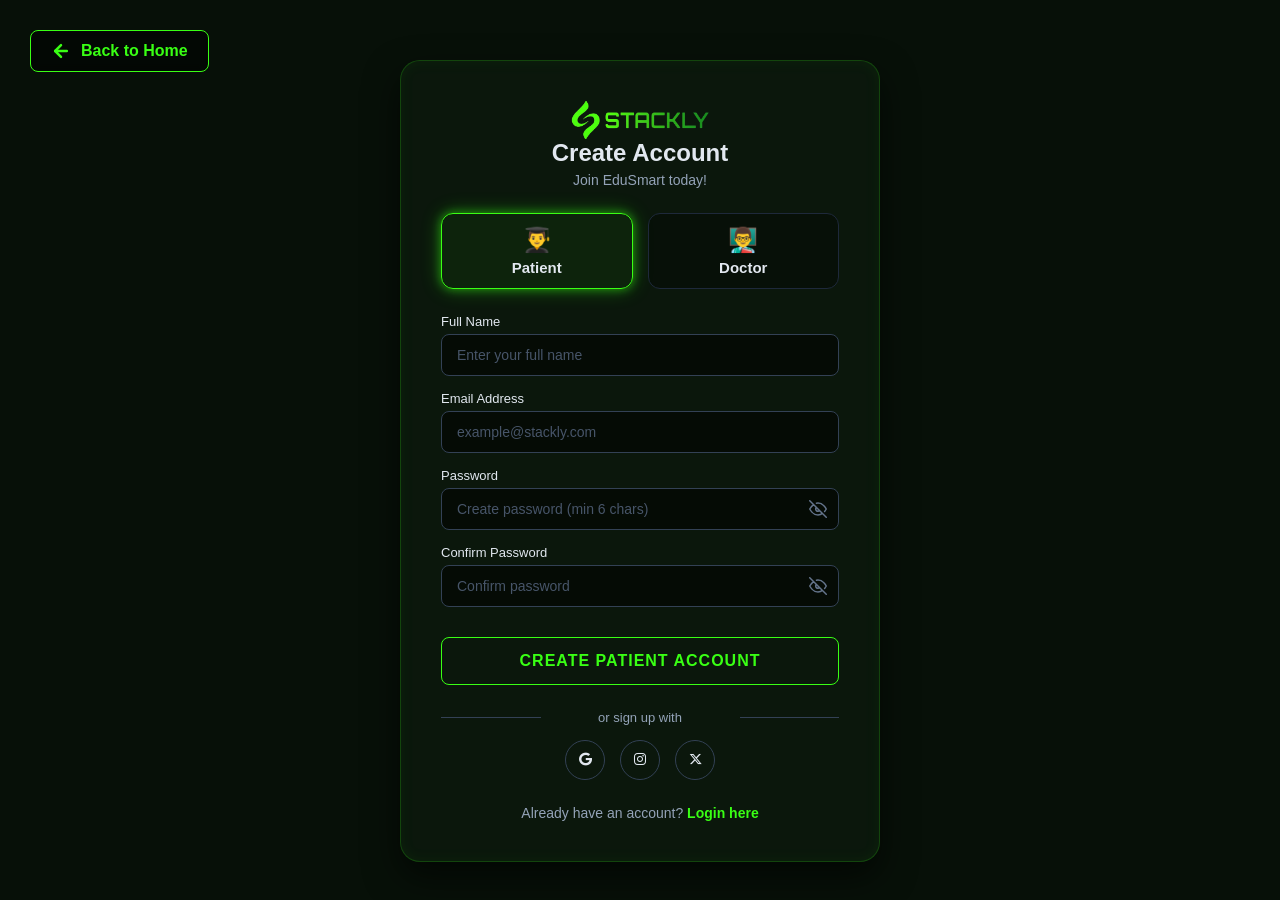
<file: register.html>
<!DOCTYPE html>
<html lang="en">

<head>
    <meta charset="UTF-8">
    <meta name="viewport" content="width=device-width, initial-scale=1.0">
    <meta property="og:title" content="Your Website Title Here">
    <meta property="og:description" content="Join our premium online learning platform and upgrade your skills today.">
    <meta property="og:image" content="https://yourwebsite.com/asset/preview-image.jpg">
    <meta property="og:url" content="https://yourwebsite.com">
    <meta property="og:type" content="website">
    <meta name="description"
        content="Join our premium online learning platform. Access interactive courses, live community zones, and expert tutors to upgrade your skills today.">
    <link rel="icon" type="image/png" href="./asset/logo_Favicon.webp">
    <link rel="stylesheet" href="https://cdnjs.cloudflare.com/ajax/libs/font-awesome/6.5.1/css/all.min.css" />
    <title>Create Account - Stackly Telehealth</title>

    <style>
        :root {
            --neon-green: #39ff14;
            --neon-glow: 0 0 10px rgba(57, 255, 20, 0.5), 0 0 20px rgba(57, 255, 20, 0.3);
            --dark-bg: #071008;
            --form-bg: rgba(12, 25, 14, 0.85);
            --text-light: #e2e8f0;
            --text-muted: #94a3b8;
        }

        * {
            margin: 0;
            padding: 0;
            box-sizing: border-box;
            font-family: 'Segoe UI', sans-serif;
        }

        body {
            background-color: var(--dark-bg);

            display: flex;
            justify-content: center;
            align-items: center;
            padding: 20px;
            position: relative;
            overflow-x: hidden;
        }

        .back-home-btn {
            position: fixed;
            top: 30px;
            left: 30px;
            display: inline-flex;
            align-items: center;
            gap: 10px;
            color: var(--neon-green);
            text-decoration: none;
            font-weight: 700;
            font-size: 16px;
            padding: 10px 20px;
            border: 1px solid var(--neon-green);
            border-radius: 8px;
            background: rgba(0, 0, 0, 0.5);
            backdrop-filter: blur(5px);
            transition: all 0.3s ease;
            z-index: 100;

            opacity: 0;
            transform: translateY(-20px);
            animation: fadeDown 0.8s ease-out forwards;
            animation-delay: 1s;
        }

        .back-home-btn:hover {
            background: var(--neon-green);
            color: var(--dark-bg);
            box-shadow: var(--neon-glow);
        }

        .back-home-btn svg {
            width: 20px;
            height: 20px;
            stroke-width: 3;
        }

        @keyframes fadeDown {
            to {
                opacity: 1;
                transform: translateY(0);
            }
        }

        .background-shapes {
            position: fixed;
            top: 0;
            left: 0;
            width: 100%;
            height: 100%;
            overflow: hidden;
            z-index: 0;
        }

        .background-shapes li {
            position: absolute;
            display: block;
            list-style: none;
            width: 20px;
            height: 20px;
            background: rgba(57, 255, 20, 0.15);
            border: 1px solid rgba(57, 255, 20, 0.3);
            animation: floatUp 25s linear infinite;
            bottom: -150px;
            border-radius: 4px;
        }

        .background-shapes li:nth-child(1) {
            left: 25%;
            width: 80px;
            height: 80px;
            animation-delay: 0s;
        }

        .background-shapes li:nth-child(2) {
            left: 10%;
            width: 20px;
            height: 20px;
            animation-delay: 2s;
            animation-duration: 12s;
        }

        .background-shapes li:nth-child(3) {
            left: 70%;
            width: 20px;
            height: 20px;
            animation-delay: 4s;
        }

        .background-shapes li:nth-child(4) {
            left: 40%;
            width: 60px;
            height: 60px;
            animation-delay: 0s;
            animation-duration: 18s;
        }

        .background-shapes li:nth-child(5) {
            left: 65%;
            width: 20px;
            height: 20px;
            animation-delay: 0s;
        }

        .background-shapes li:nth-child(6) {
            left: 75%;
            width: 110px;
            height: 110px;
            animation-delay: 3s;
        }

        .background-shapes li:nth-child(7) {
            left: 35%;
            width: 150px;
            height: 150px;
            animation-delay: 7s;
        }

        .background-shapes li:nth-child(8) {
            left: 50%;
            width: 25px;
            height: 25px;
            animation-delay: 15s;
            animation-duration: 45s;
        }

        .background-shapes li:nth-child(9) {
            left: 20%;
            width: 15px;
            height: 15px;
            animation-delay: 2s;
            animation-duration: 35s;
        }

        .background-shapes li:nth-child(10) {
            left: 85%;
            width: 150px;
            height: 150px;
            animation-delay: 0s;
            animation-duration: 11s;
        }

        @keyframes floatUp {
            0% {
                transform: translateY(0) rotate(0deg);
                opacity: 1;
                border-radius: 0;
            }

            100% {
                transform: translateY(-1200px) rotate(720deg);
                opacity: 0;
                border-radius: 50%;
            }
        }

        .login-container {
            position: relative;
            z-index: 1;
            display: flex;
            width: 100%;
            max-width: 480px;
            background: var(--form-bg);
            backdrop-filter: blur(10px);
            border: 1px solid rgba(57, 255, 20, 0.2);
            border-radius: 20px;
            box-shadow: 0 15px 35px rgba(0, 0, 0, 0.6), inset 0 0 15px rgba(57, 255, 20, 0.05);
            flex-direction: column;
            padding: 40px;
            margin-top: 40px;
            opacity: 0;
            transform: translateY(30px);
            animation: fadeUp 0.8s ease-out forwards;
            animation-delay: 0.8s;
        }

        @keyframes fadeUp {
            to {
                opacity: 1;
                transform: translateY(0);
            }
        }

        .nav-logo {
            text-align: center;
            margin-bottom: 20px;
        }

        .logo-text {
            font-size: 32px;
            font-weight: 800;
            color: transparent;
            -webkit-text-stroke: 1px var(--neon-green);
            text-decoration: none;
            letter-spacing: 2px;
            transition: 0.3s;
        }

        .logo-text:hover {
            color: var(--neon-green);
            text-shadow: var(--neon-glow);
        }

        .header-text {
            text-align: center;
            margin-bottom: 25px;
        }

        h2 {
            color: var(--text-light);
            margin-bottom: 5px;
            font-size: 24px;
        }

        p {
            color: var(--text-muted);
            font-size: 14px;
        }

        .role-selector {
            display: grid;
            grid-template-columns: 1fr 1fr;
            gap: 15px;
            margin-bottom: 25px;
        }

        .role-card {
            border: 1px solid #1e293b;
            background: rgba(0, 0, 0, 0.3);
            border-radius: 12px;
            padding: 12px;
            cursor: pointer;
            text-align: center;
            transition: 0.3s;
        }

        .role-card h3 {
            margin-top: 5px;
            color: var(--text-light);
            font-size: 15px;
        }

        .role-card.active {
            border-color: var(--neon-green);
            background: rgba(57, 255, 20, 0.05);
            box-shadow: var(--neon-glow);
        }

        .input-group {
            margin-bottom: 15px;
            position: relative;
        }

        label {
            display: block;
            margin-bottom: 5px;
            font-weight: 500;
            color: var(--text-light);
            font-size: 13px;
        }

        input {
            width: 100%;
            padding: 12px 15px;
            background: rgba(0, 0, 0, 0.5);
            border: 1px solid #334155;
            border-radius: 8px;
            outline: none;
            font-size: 14px;
            transition: 0.3s;
            color: white;
        }

        input:focus {
            border-color: var(--neon-green);
            box-shadow: inset 0 0 5px rgba(57, 255, 20, 0.2), 0 0 8px rgba(57, 255, 20, 0.3);
        }

        input::placeholder {
            color: #475569;
        }

        .field-error {
            color: #ef4444;
            font-size: 12px;
            font-weight: 600;
            margin-top: 5px;
            display: none;
        }

        .input-error input {
            border-color: #ef4444;
        }

        .pwd-wrapper {
            position: relative;
        }

        .eye-btn {
            position: absolute;
            right: 12px;
            top: 50%;
            transform: translateY(-50%);
            background: none;
            border: none;
            cursor: pointer;
            color: #64748b;
            display: flex;
            align-items: center;
            transition: 0.3s;
        }

        .eye-btn:hover {
            color: var(--neon-green);
        }

        .eye-btn svg {
            width: 18px;
            height: 18px;
        }

        .btn-submit {
            width: 100%;
            padding: 14px;
            background: transparent;
            color: var(--neon-green);
            border: 1px solid var(--neon-green);
            border-radius: 8px;
            font-size: 16px;
            font-weight: bold;
            cursor: pointer;
            transition: 0.3s;
            text-transform: uppercase;
            letter-spacing: 1px;
            margin-top: 15px;
        }

        .btn-submit:hover {
            background: var(--neon-green);
            color: var(--dark-bg);
            box-shadow: var(--neon-glow);
            transform: translateY(-2px);
        }

        .social-login {
            text-align: center;
            margin-top: 25px;
        }

        .social-login p {
            color: var(--text-muted);
            font-size: 13px;
            margin-bottom: 15px;
            position: relative;
        }

        .social-login p::before,
        .social-login p::after {
            content: "";
            position: absolute;
            top: 50%;
            width: 25%;
            height: 1px;
            background: #334155;
        }

        .social-login p::before {
            left: 0;
        }

        .social-login p::after {
            right: 0;
        }

        .social-icons {
            display: flex;
            justify-content: center;
            gap: 15px;
        }

        .social-btn {
            width: 40px;
            height: 40px;
            border-radius: 50%;
            border: 1px solid #334155;
            background: transparent;
            color: var(--text-light);
            display: flex;
            justify-content: center;
            align-items: center;
            cursor: pointer;
            transition: 0.3s;
        }

        .social-btn:hover {
            border-color: var(--neon-green);
            color: var(--neon-green);
            box-shadow: var(--neon-glow);
            transform: translateY(-3px);
        }

        .links {
            text-align: center;
            margin-top: 25px;
            font-size: 14px;
            color: var(--text-muted);
        }

        .links a {
            color: var(--neon-green);
            text-decoration: none;
            transition: 0.3s;
            font-weight: bold;
        }

        .links a:hover {
            text-shadow: var(--neon-glow);
        }

        #preloader {
            position: fixed;
            top: 0;
            left: 0;
            width: 100%;
            height: 100%;
            background: var(--dark-bg);
            z-index: 99999;
            display: flex;
            justify-content: center;
            align-items: center;
            transition: opacity 0.8s ease, visibility 0.8s ease;
        }

        .loader-icon {
            font-size: 50px;
            margin-bottom: 20px;
            color: var(--neon-green);
            filter: drop-shadow(0 0 10px rgba(57, 255, 20, 0.5));
            animation: pulse 1.5s infinite;
        }

        .spinner {
            width: 40px;
            height: 40px;
            border: 3px solid rgba(57, 255, 20, 0.2);
            border-top-color: var(--neon-green);
            border-radius: 50%;
            margin: 0 auto;
            animation: spin 1s linear infinite;
        }

        .logo {
            display: flex;
            justify-content: center;
            align-items: center;
            width: 100%;
            margin: 0 auto;
        }

        .logo img {
            width: 138px;
            display: block;
        }

        button,
        .btn,
        input[type="button"],
        input[type="submit"] {
            transition: all 0.2s ease;
            display: inline-block;
            cursor: pointer;
        }

        button:active,
        .btn:active,
        input[type="button"]:active,
        input[type="submit"]:active {
            transform: scale(0.95);
        }

        @keyframes spin {
            100% {
                transform: rotate(360deg);
            }
        }

        @keyframes pulse {

            0%,
            100% {
                transform: scale(1);
            }

            50% {
                transform: scale(1.1);
            }
        }

        @media(max-width: 600px) {
            .back-home-btn {
                position: absolute;
                top: 15px;
                left: 15px;
                padding: 8px 12px;
                font-size: 13px;
                gap: 6px;
            }

            .back-home-btn svg {
                width: 16px;
                height: 16px;
            }

            .login-container {
                padding: 30px 20px;
                margin-top: 70px;
            }
        }
    </style>
</head>

<body>
    <ul class="background-shapes">
        <li></li>
        <li></li>
        <li></li>
        <li></li>
        <li></li>
        <li></li>
        <li></li>
        <li></li>
        <li></li>
        <li></li>
    </ul>

    <a href="index.html" class="back-home-btn">
        <svg viewBox="0 0 24 24" fill="none" stroke="currentColor" stroke-linecap="round" stroke-linejoin="round">
            <line x1="19" y1="12" x2="5" y2="12"></line>
            <polyline points="12 19 5 12 12 5"></polyline>
        </svg>
        Back to Home
    </a>

    <div class="login-container">
        <div class="logo">
            <a href="index.html" class="logo-text"><img src="./asset/greenlogo.webp" loading="lazy" alt="logo"></a>
        </div>

        <div class="header-text">
            <h2>Create Account</h2>
            <p>Join EduSmart today!</p>
        </div>

        <div class="role-selector">
            <div class="role-card active" id="reg-student">
                <div style="font-size: 24px;">👨‍🎓</div>
                <h3>Patient</h3>
            </div>
            <div class="role-card" id="reg-teacher">
                <div style="font-size: 24px;">👨‍🏫</div>
                <h3>Doctor</h3>
            </div>
        </div>

        <form id="registerForm">
            <div class="input-group" id="nameGroup">
                <label>Full Name</label>
                <input type="text" id="fullname" placeholder="Enter your full name">
                <div class="field-error" id="nameError">Full Name is required</div>
            </div>

            <div class="input-group" id="emailGroup">
                <label>Email Address</label>
                <input type="email" id="regEmail" placeholder="example@stackly.com">
                <div class="field-error" id="emailError">Email is required</div>
            </div>

            <div class="input-group" id="pwdGroup">
                <label>Password</label>
                <div class="pwd-wrapper">
                    <input type="password" id="regPwd" placeholder="Create password (min 6 chars)">
                    <button type="button" class="eye-btn" id="toggleEye1">
                        <svg class="eyeIcon1" xmlns="http://www.w3.org/2000/svg" viewBox="0 0 24 24" fill="none"
                            stroke="currentColor" stroke-width="2" stroke-linecap="round" stroke-linejoin="round">
                            <path
                                d="M17.94 17.94A10.07 10.07 0 0 1 12 20c-7 0-11-8-11-8a18.45 18.45 0 0 1 5.06-5.94M9.9 4.24A9.12 9.12 0 0 1 12 4c7 0 11 8 11 8a18.5 18.5 0 0 1-2.16 3.19m-6.72-1.07a3 3 0 1 1-4.24-4.24M1 1l22 22">
                            </path>
                        </svg>
                    </button>
                </div>
                <div class="field-error" id="pwdError">Password is required</div>
            </div>

            <div class="input-group" id="cpwdGroup">
                <label>Confirm Password</label>
                <div class="pwd-wrapper">
                    <input type="password" id="confirmPwd" placeholder="Confirm password">
                    <button type="button" class="eye-btn" id="toggleEye2">
                        <svg class="eyeIcon2" xmlns="http://www.w3.org/2000/svg" viewBox="0 0 24 24" fill="none"
                            stroke="currentColor" stroke-width="2" stroke-linecap="round" stroke-linejoin="round">
                            <path
                                d="M17.94 17.94A10.07 10.07 0 0 1 12 20c-7 0-11-8-11-8a18.45 18.45 0 0 1 5.06-5.94M9.9 4.24A9.12 9.12 0 0 1 12 4c7 0 11 8 11 8a18.5 18.5 0 0 1-2.16 3.19m-6.72-1.07a3 3 0 1 1-4.24-4.24M1 1l22 22">
                            </path>
                        </svg>
                    </button>
                </div>
                <div class="field-error" id="cpwdError">Please confirm your password</div>
            </div>

            <button type="submit" class="btn-submit" id="submitBtn">Create Patient Account</button>
        </form>

        <div class="social-login">
            <p>or sign up with</p>
            <div class="social-icons">
                <button class="social-btn" onclick="window.location.href='404page.html'"><i
                        class="fa-brands fa-google"></i></button>
                <button class="social-btn" onclick="window.location.href='404page.html'"><i
                        class="fa-brands fa-instagram"></i></button>
                <button class="social-btn" onclick="window.location.href='404page.html'"><i
                        class="fa-brands fa-x-twitter"></i></button>
            </div>
        </div>

        <div class="links">
            <p>Already have an account? <a href="login.html">Login here</a></p>
        </div>
    </div>

    <script>
    let currentRole = 'student';
    const studentCard = document.getElementById('reg-student');
    const teacherCard = document.getElementById('reg-teacher');
    const submitBtn = document.getElementById('submitBtn');

    // Role Selection
    studentCard.addEventListener('click', () => {
        currentRole = 'student';
        studentCard.classList.add('active');
        teacherCard.classList.remove('active');
        submitBtn.innerText = 'Create Patient Account';
    });

    teacherCard.addEventListener('click', () => {
        currentRole = 'teacher';
        teacherCard.classList.add('active');
        studentCard.classList.remove('active');
        submitBtn.innerText = 'Create Doctor Account';
    });

    // Eye Icons for Password Toggle
    const eyeOpenSVG = `<path d="M1 12s4-8 11-8 11 8 11 8-4 8-11 8-11-8-11-8z"></path><circle cx="12" cy="12" r="3"></circle>`;
    const eyeClosedSVG = `<path d="M17.94 17.94A10.07 10.07 0 0 1 12 20c-7 0-11-8-11-8a18.45 18.45 0 0 1 5.06-5.94M9.9 4.24A9.12 9.12 0 0 1 12 4c7 0 11 8 11 8a18.5 18.5 0 0 1-2.16 3.19m-6.72-1.07a3 3 0 1 1-4.24-4.24M1 1l22 22"></path>`;

    const toggleEye1 = document.getElementById('toggleEye1');
    const pwdInput1 = document.getElementById('regPwd');
    const eyeIcon1 = document.querySelector('.eyeIcon1');

    toggleEye1.addEventListener('click', () => {
        if (pwdInput1.type === 'password') {
            pwdInput1.type = 'text';
            eyeIcon1.innerHTML = eyeOpenSVG;
        } else {
            pwdInput1.type = 'password';
            eyeIcon1.innerHTML = eyeClosedSVG;
        }
    });

    const toggleEye2 = document.getElementById('toggleEye2');
    const pwdInput2 = document.getElementById('confirmPwd');
    const eyeIcon2 = document.querySelector('.eyeIcon2');

    toggleEye2.addEventListener('click', () => {
        if (pwdInput2.type === 'password') {
            pwdInput2.type = 'text';
            eyeIcon2.innerHTML = eyeOpenSVG;
        } else {
            pwdInput2.type = 'password';
            eyeIcon2.innerHTML = eyeClosedSVG;
        }
    });

    // Form Validation on Submit
    document.getElementById('registerForm').addEventListener('submit', (e) => {
        e.preventDefault();

        const nameInput = document.getElementById('fullname');
        const emailInput = document.getElementById('regEmail');
        const pwdInput = document.getElementById('regPwd');
        const cpwdInput = document.getElementById('confirmPwd');

        const nameGroup = document.getElementById('nameGroup');
        const emailGroup = document.getElementById('emailGroup');
        const pwdGroup = document.getElementById('pwdGroup');
        const cpwdGroup = document.getElementById('cpwdGroup');

        const nameError = document.getElementById('nameError');
        const emailError = document.getElementById('emailError');
        const pwdError = document.getElementById('pwdError');
        const cpwdError = document.getElementById('cpwdError');

        // Removed the duplicate 'let isValid = true;' here
        let isValid = true;

        // 1. Name Validation (Only Alphabets and Spaces allowed)
        const nameRegex = /^[A-Za-z\s]+$/;

        if (nameInput.value.trim() === '') {
            nameGroup.classList.add('input-error');
            nameError.innerText = 'Full Name is required';
            nameError.style.display = 'block';
            isValid = false;
        } else if (nameInput.value.trim().length < 3) {
            nameGroup.classList.add('input-error');
            nameError.innerText = 'Full Name must be at least 3 characters long';
            nameError.style.display = 'block';
            isValid = false;
        } else if (!nameRegex.test(nameInput.value.trim())) {
            nameGroup.classList.add('input-error');
            nameError.innerText = 'Full Name should contain only alphabets and spaces';
            nameError.style.display = 'block';
            isValid = false;
        }

        // 2. Email Validation
        if (emailInput.value.trim() === '') {
            emailGroup.classList.add('input-error');
            emailError.innerText = 'Email is required';
            emailError.style.display = 'block';
            isValid = false;
        }

        // 3. Password Validation
        if (pwdInput.value === '') {
            pwdGroup.classList.add('input-error');
            pwdError.innerText = 'Password is required';
            pwdError.style.display = 'block';
            isValid = false;
        } else if (pwdInput.value.length < 6) {
            pwdGroup.classList.add('input-error');
            pwdError.innerText = 'Password must be at least 6 characters';
            pwdError.style.display = 'block';
            isValid = false;
        }

        // 4. Confirm Password Validation
        if (cpwdInput.value === '') {
            cpwdGroup.classList.add('input-error');
            cpwdError.innerText = 'Please confirm your password';
            cpwdError.style.display = 'block';
            isValid = false;
        } else if (pwdInput.value !== cpwdInput.value) {
            cpwdGroup.classList.add('input-error');
            cpwdError.innerText = 'Passwords do not match';
            cpwdError.style.display = 'block';
            isValid = false;
        }

        // 5. Final Submit
        if (isValid) {
            window.location.href = 'login.html';
        }
    });

    // Clear Errors on Input
    const clearError = (inputId, groupId, errorId) => {
        document.getElementById(inputId).addEventListener('input', function () {
            document.getElementById(groupId).classList.remove('input-error');
            document.getElementById(errorId).style.display = 'none';
        });
    }

    clearError('fullname', 'nameGroup', 'nameError');
    clearError('regEmail', 'emailGroup', 'emailError');
    clearError('regPwd', 'pwdGroup', 'pwdError');
    clearError('confirmPwd', 'cpwdGroup', 'cpwdError');

</script>
</body>

</html>
</file>
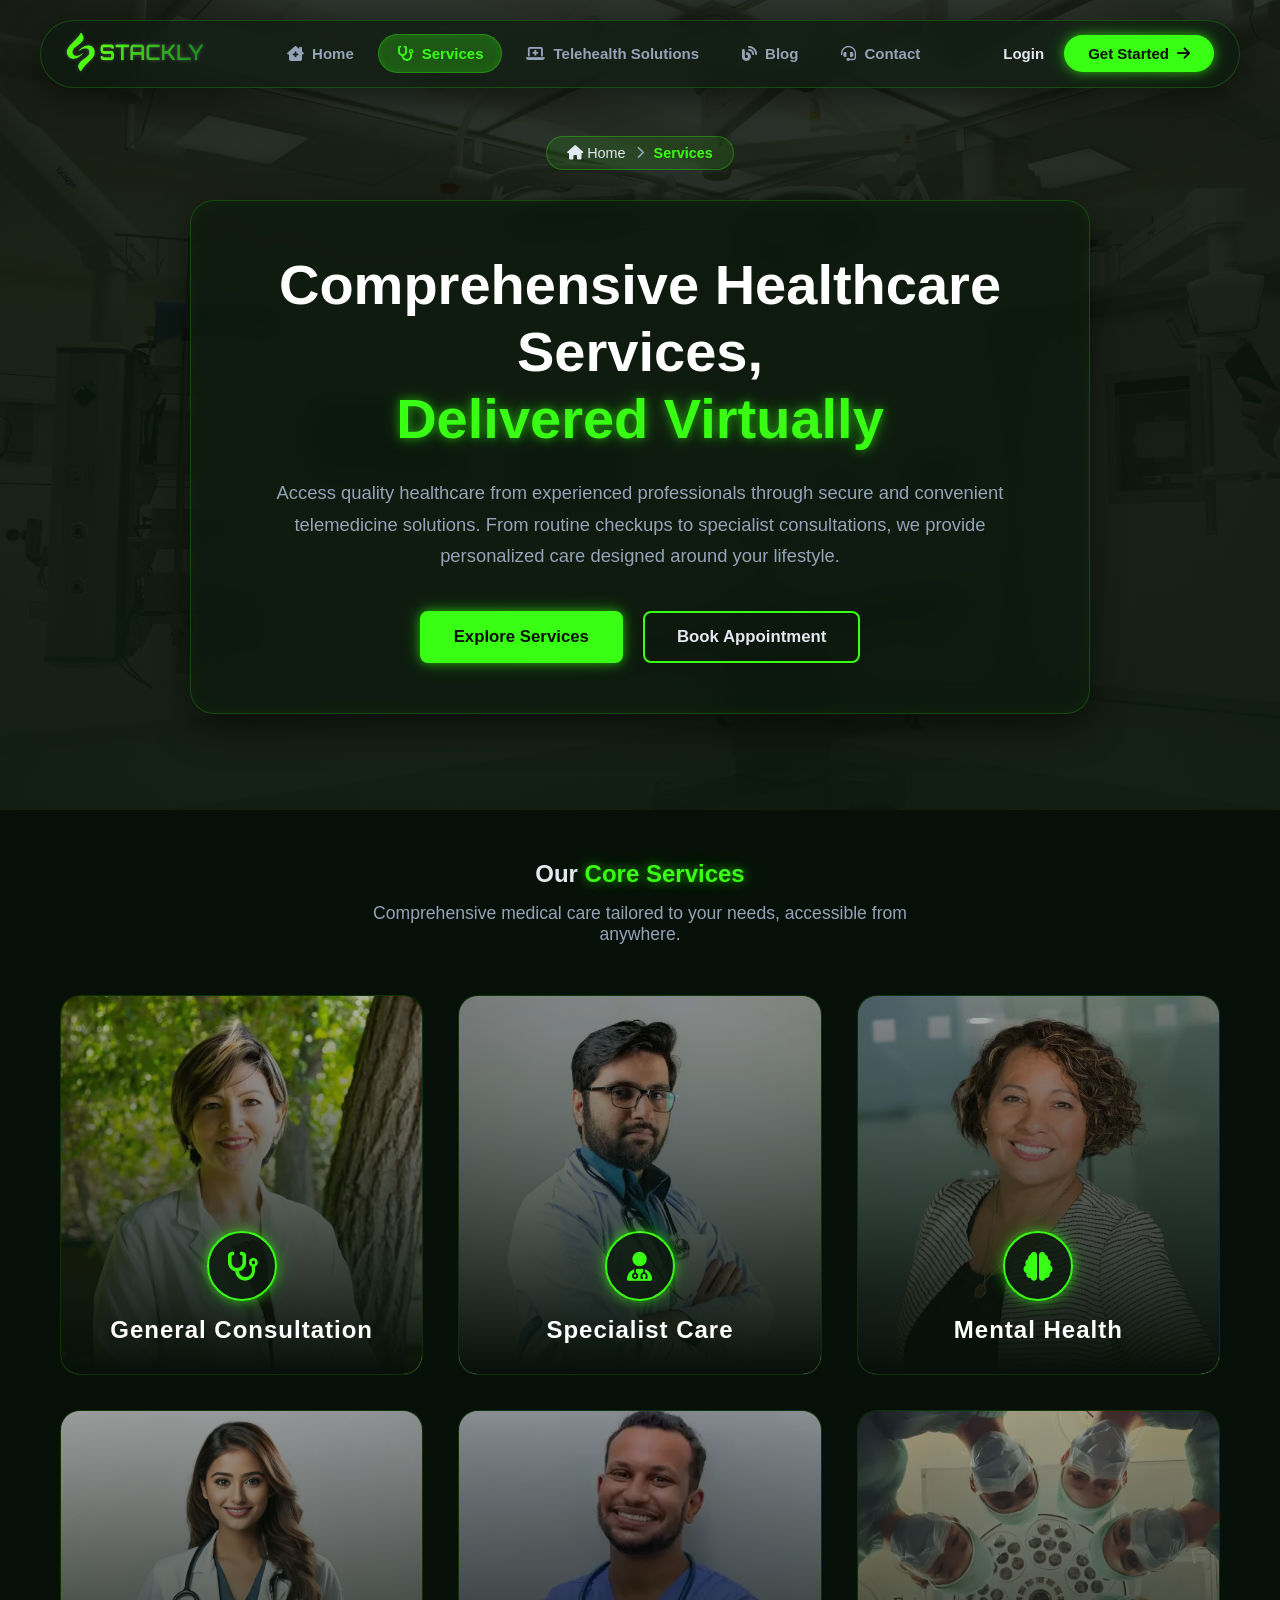
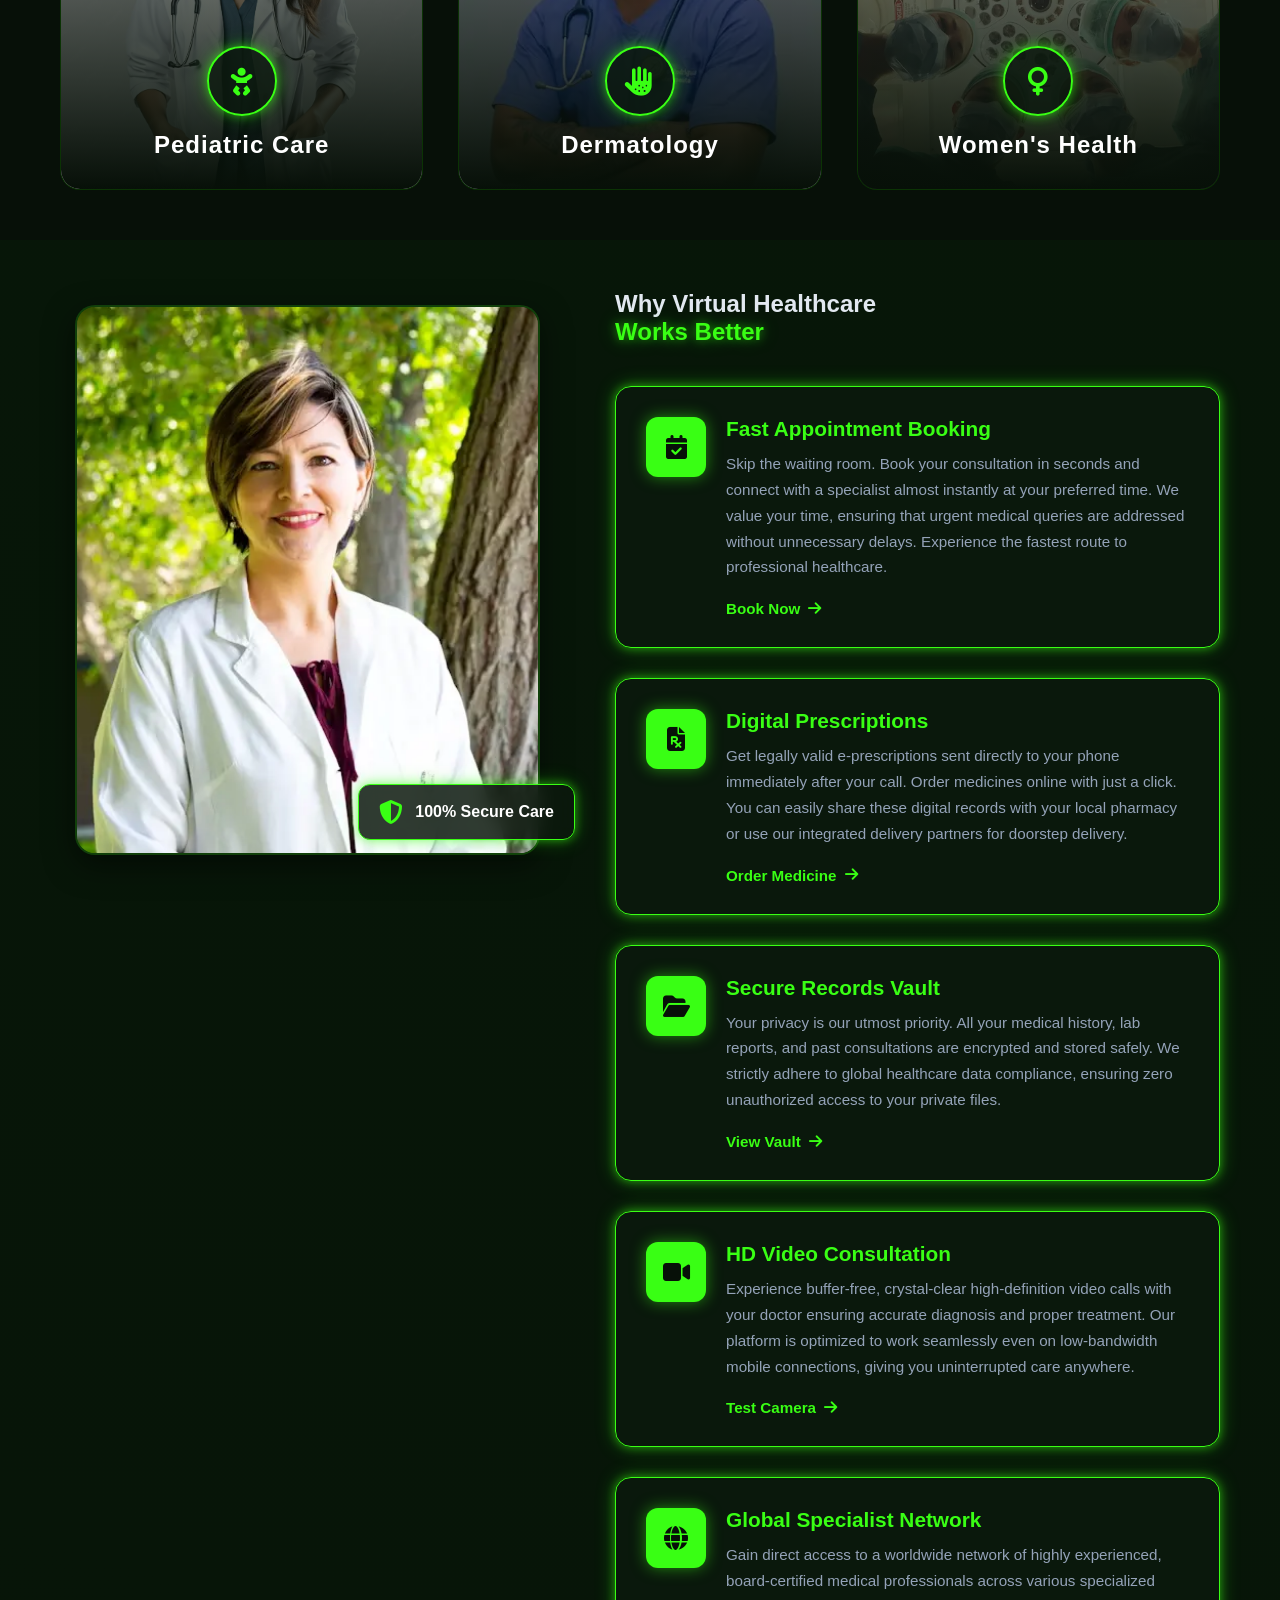
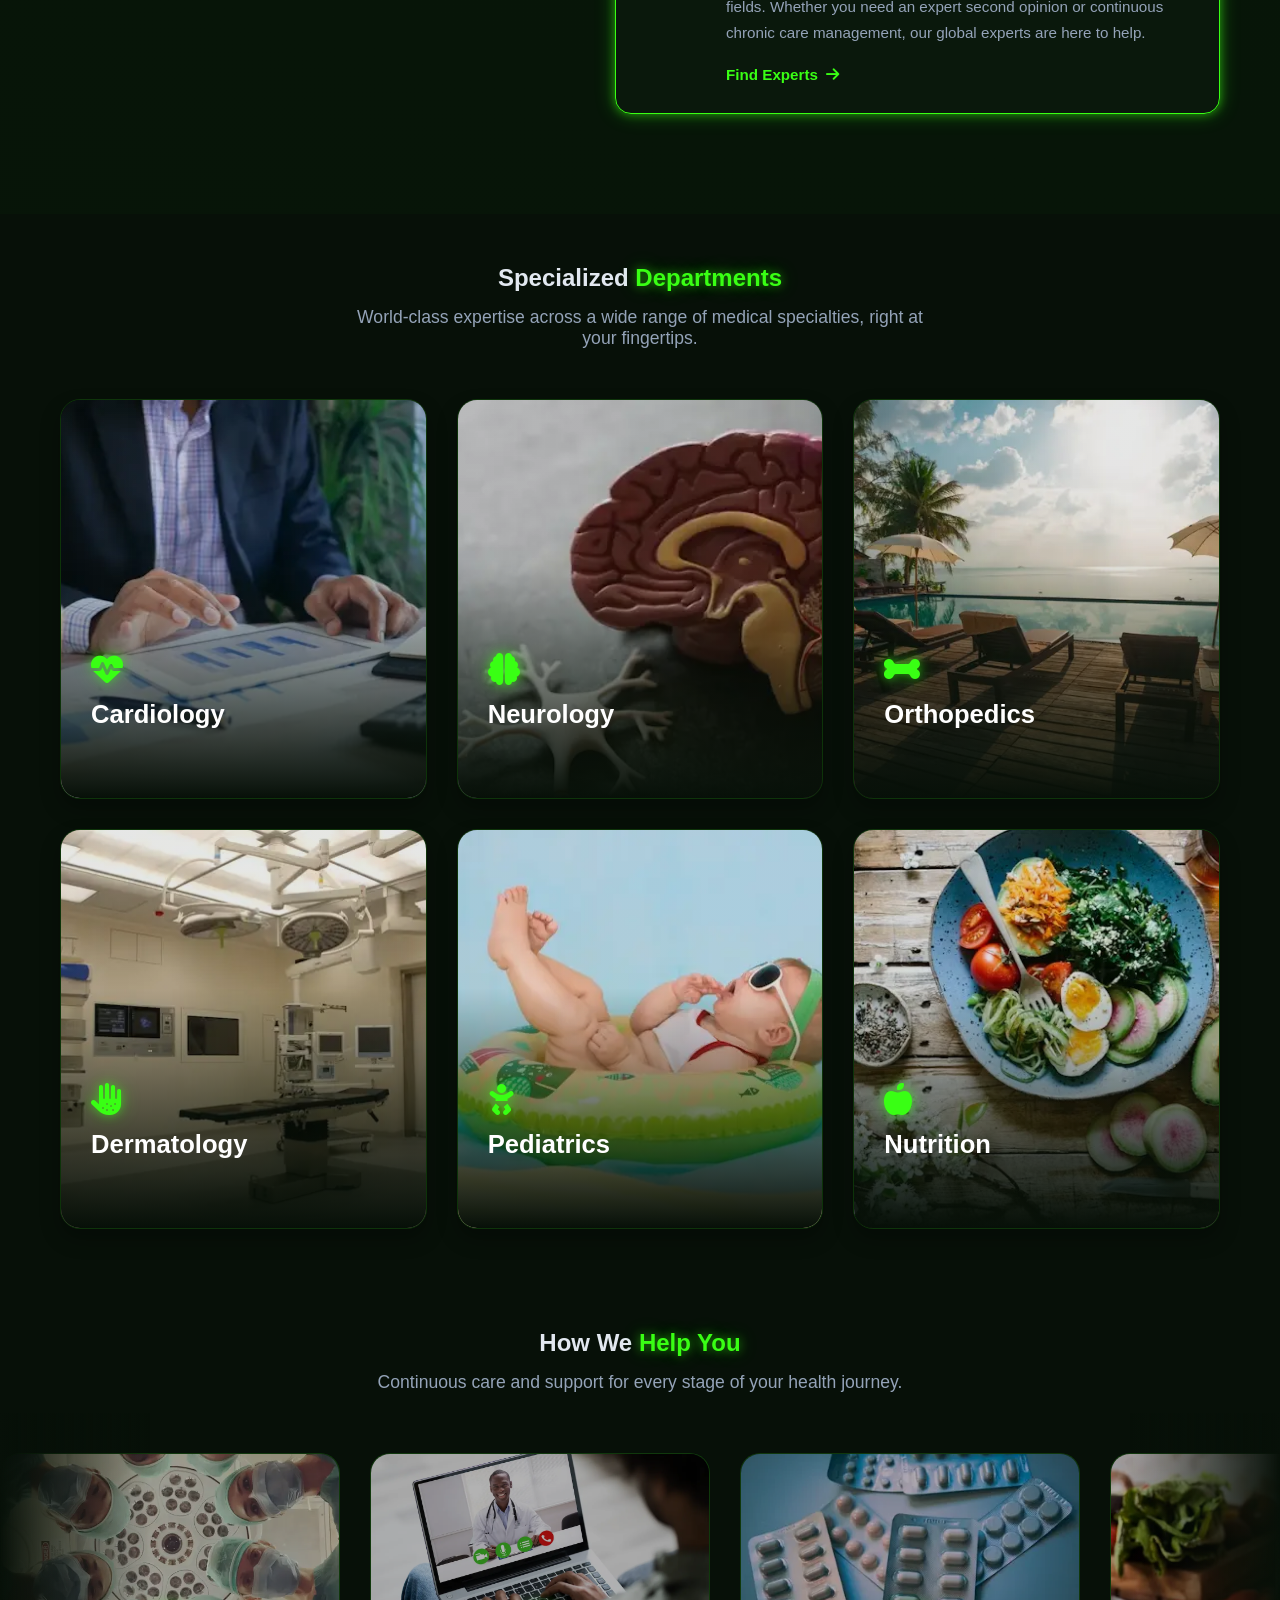
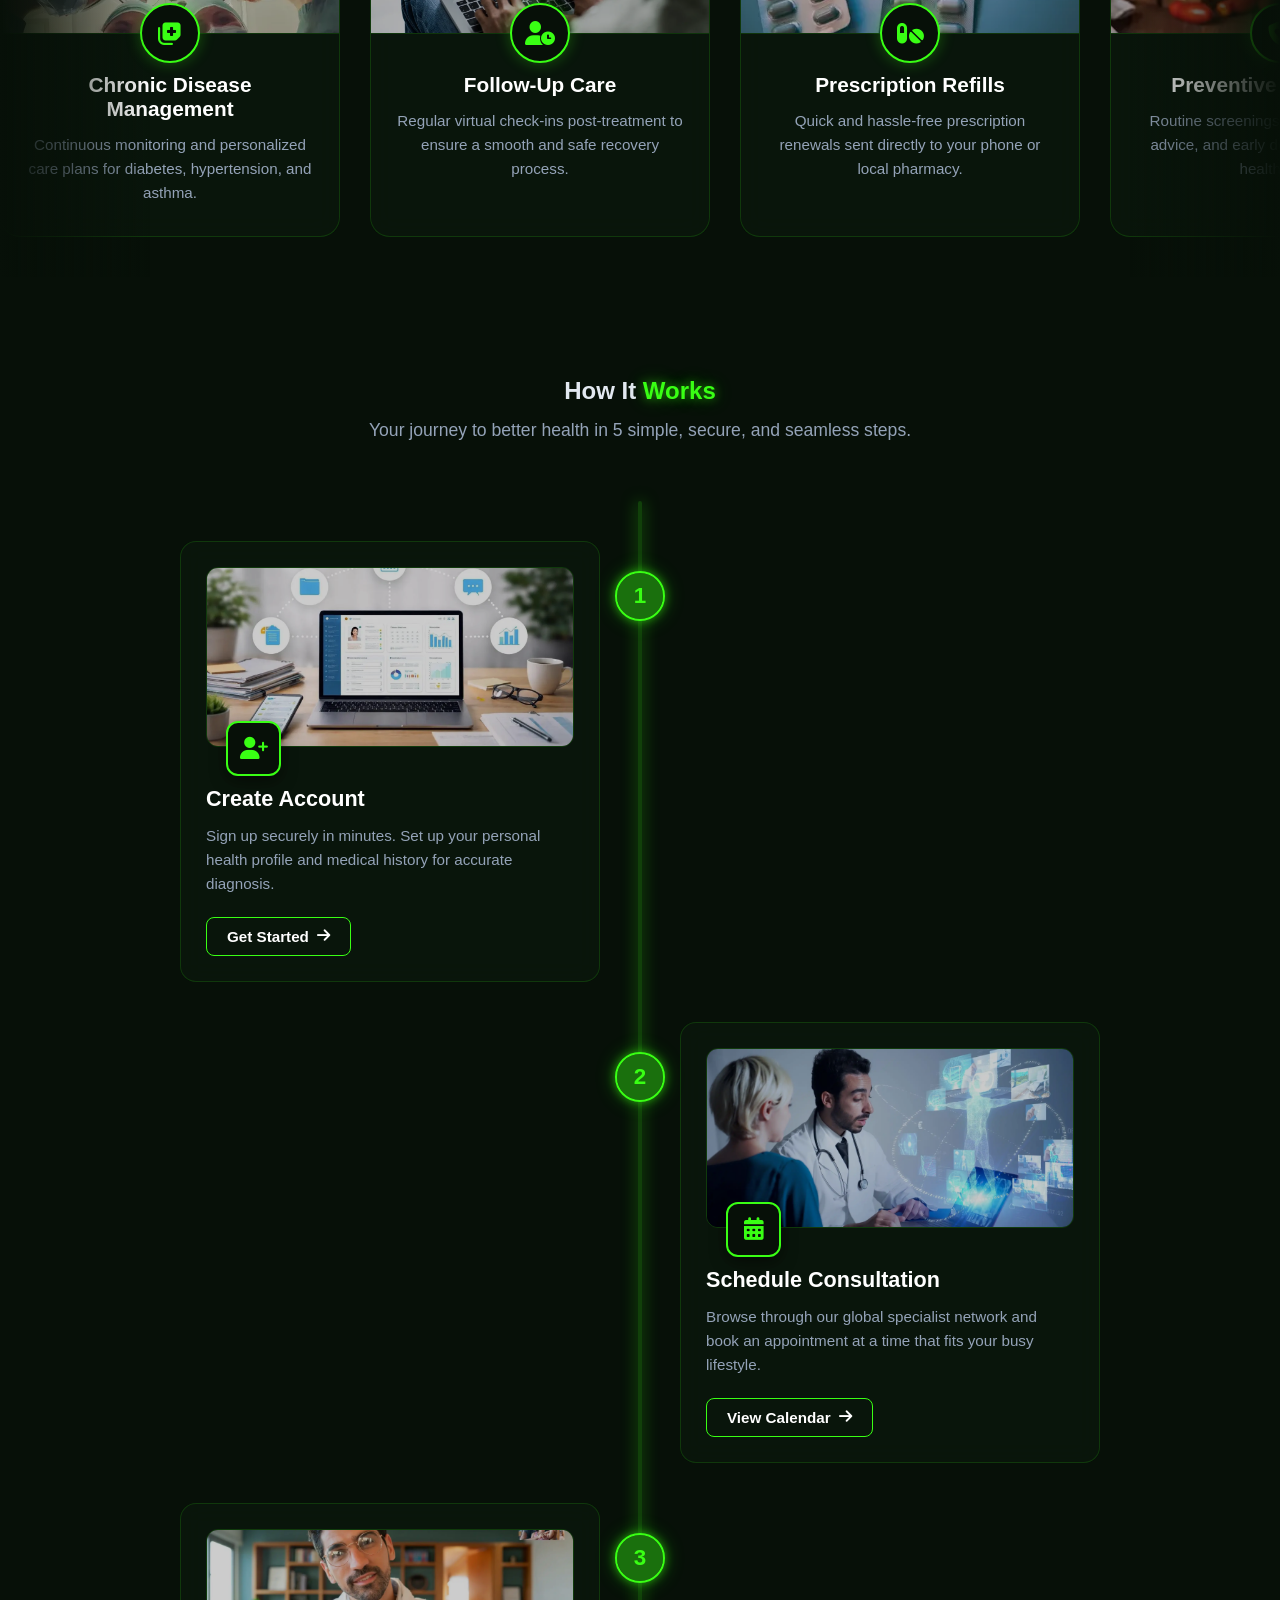
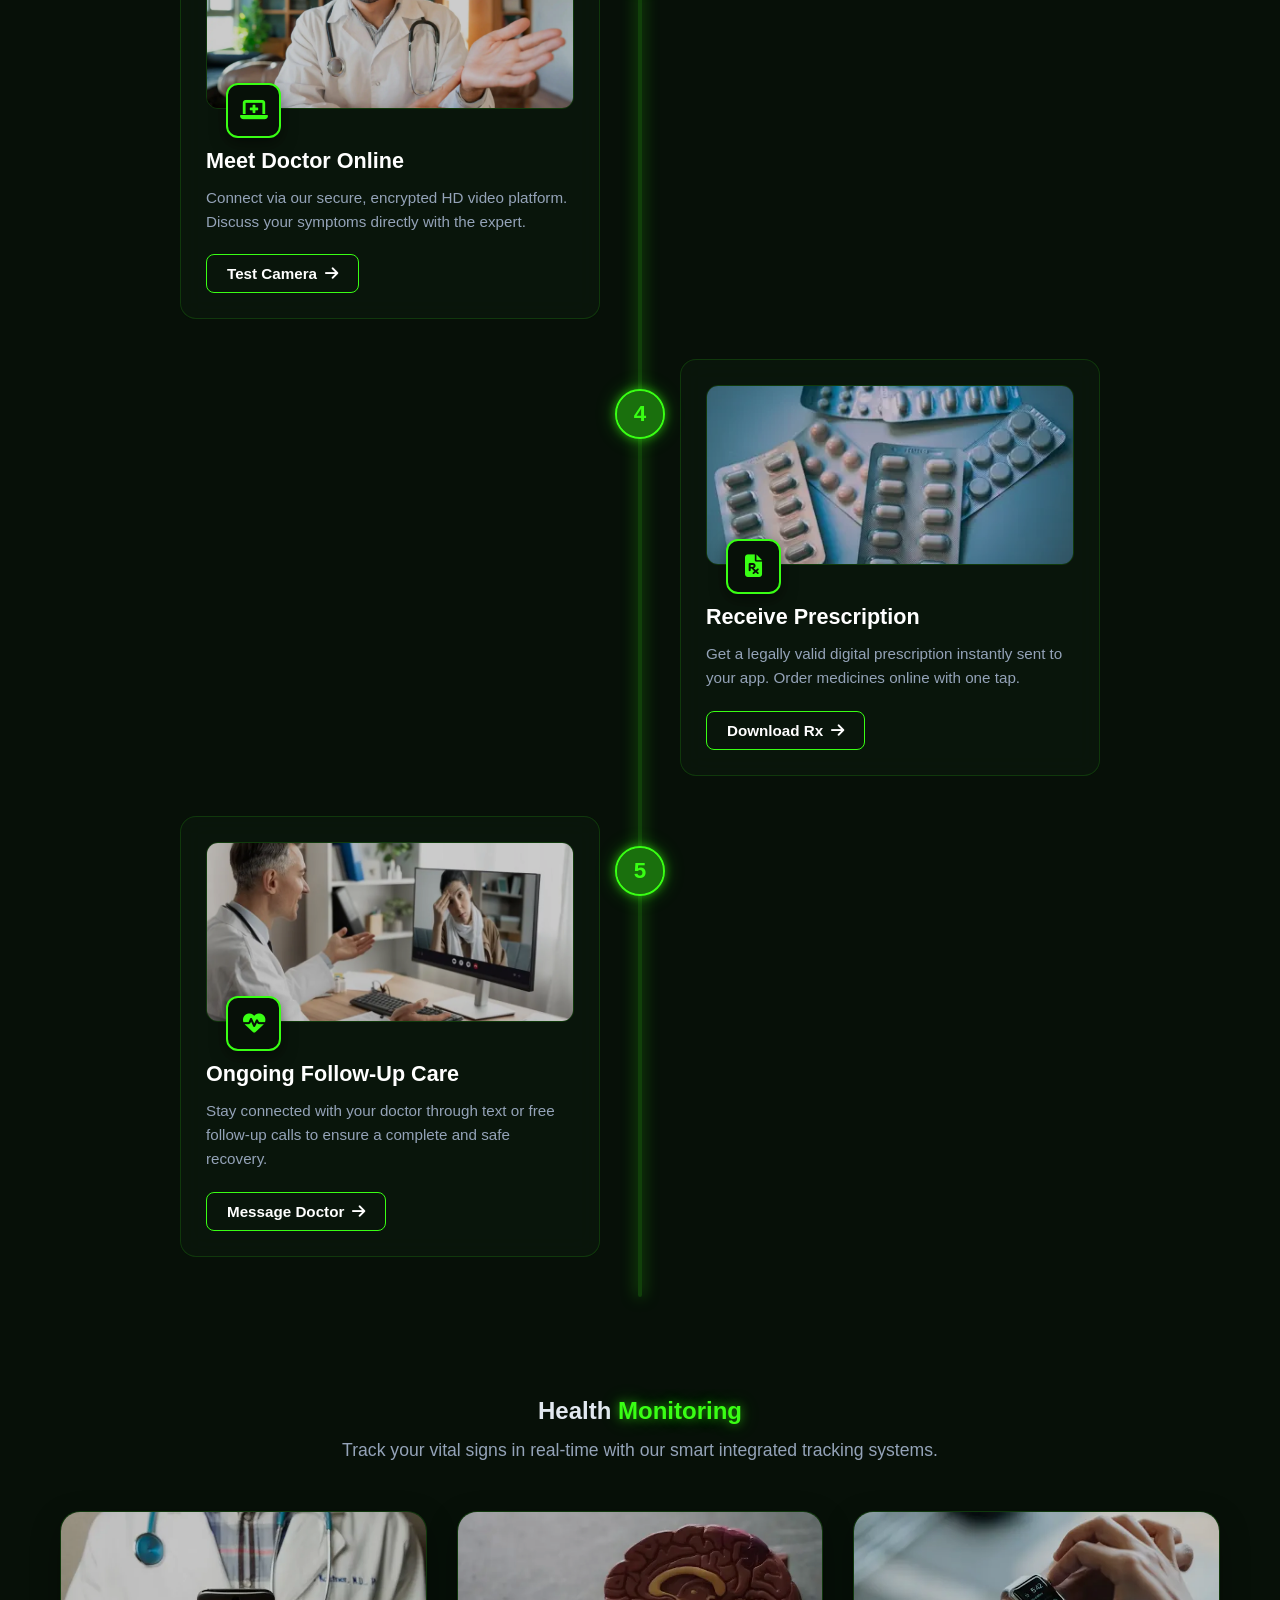
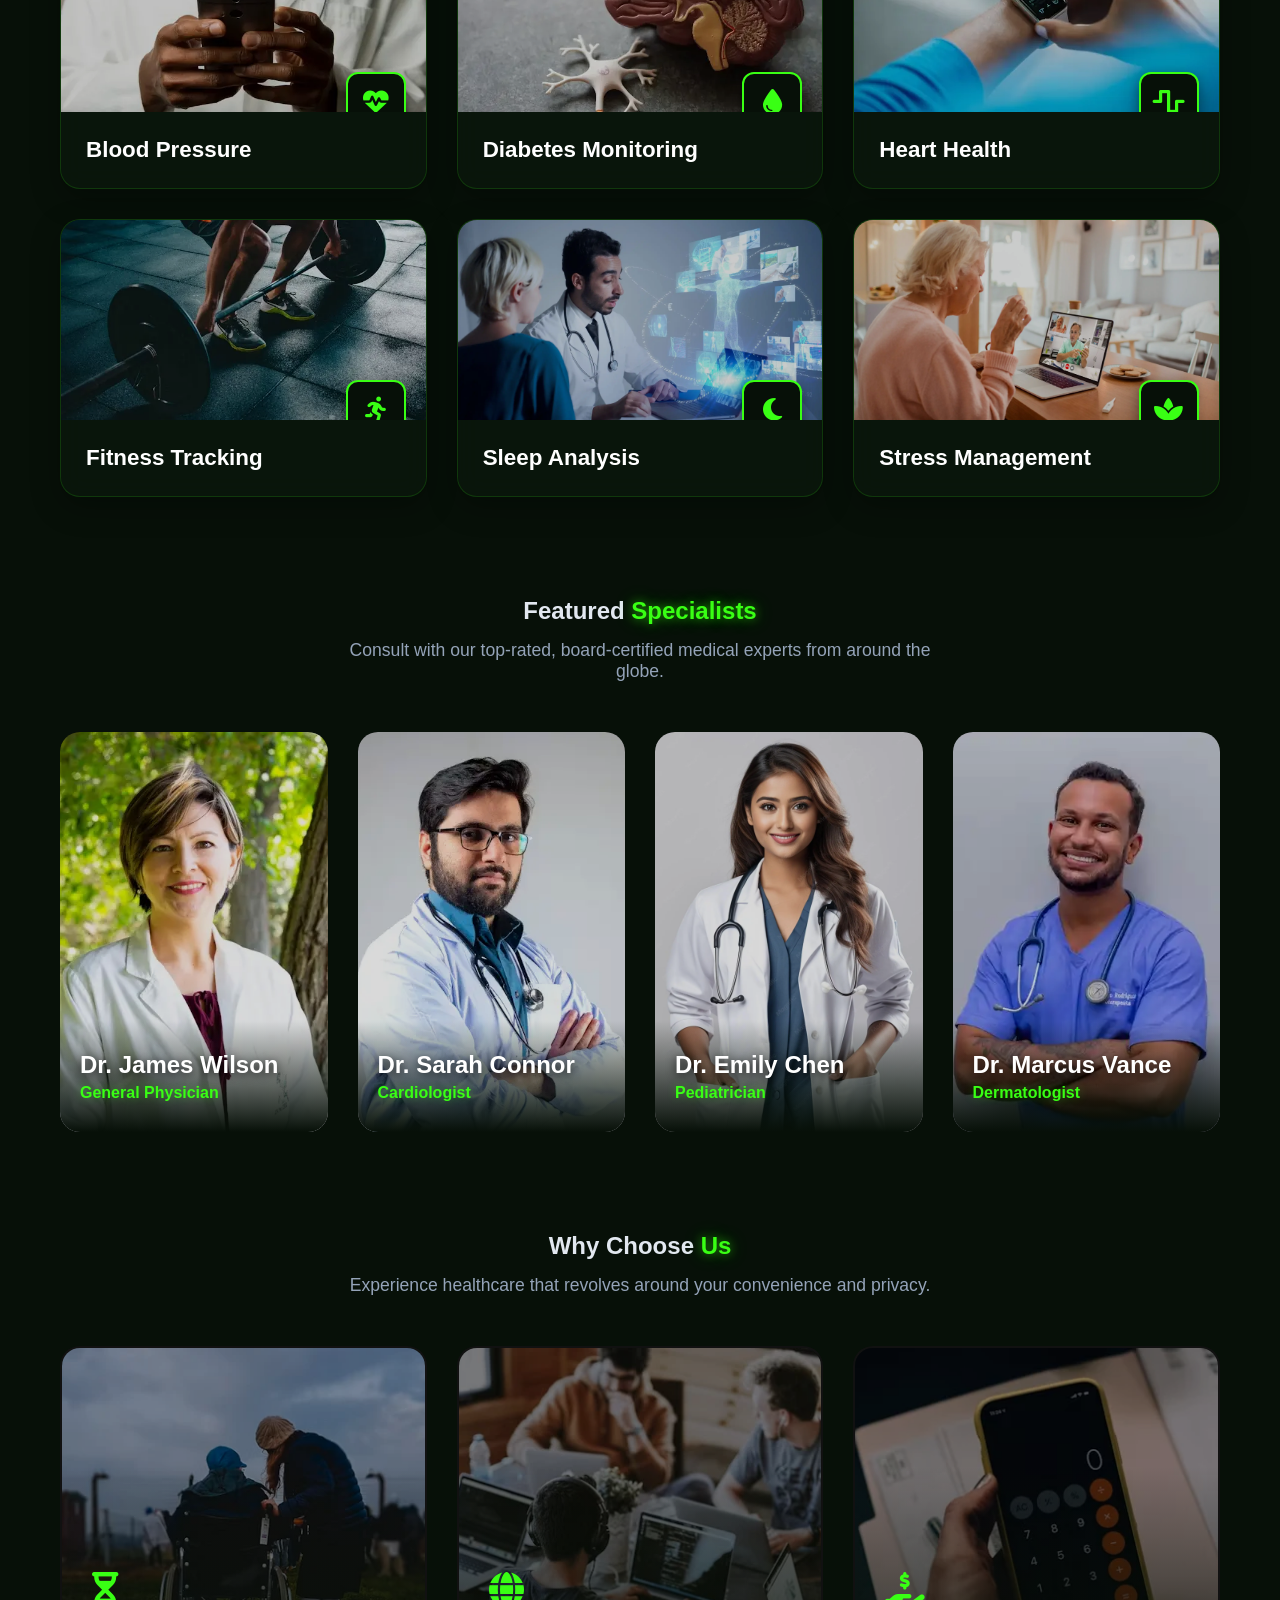
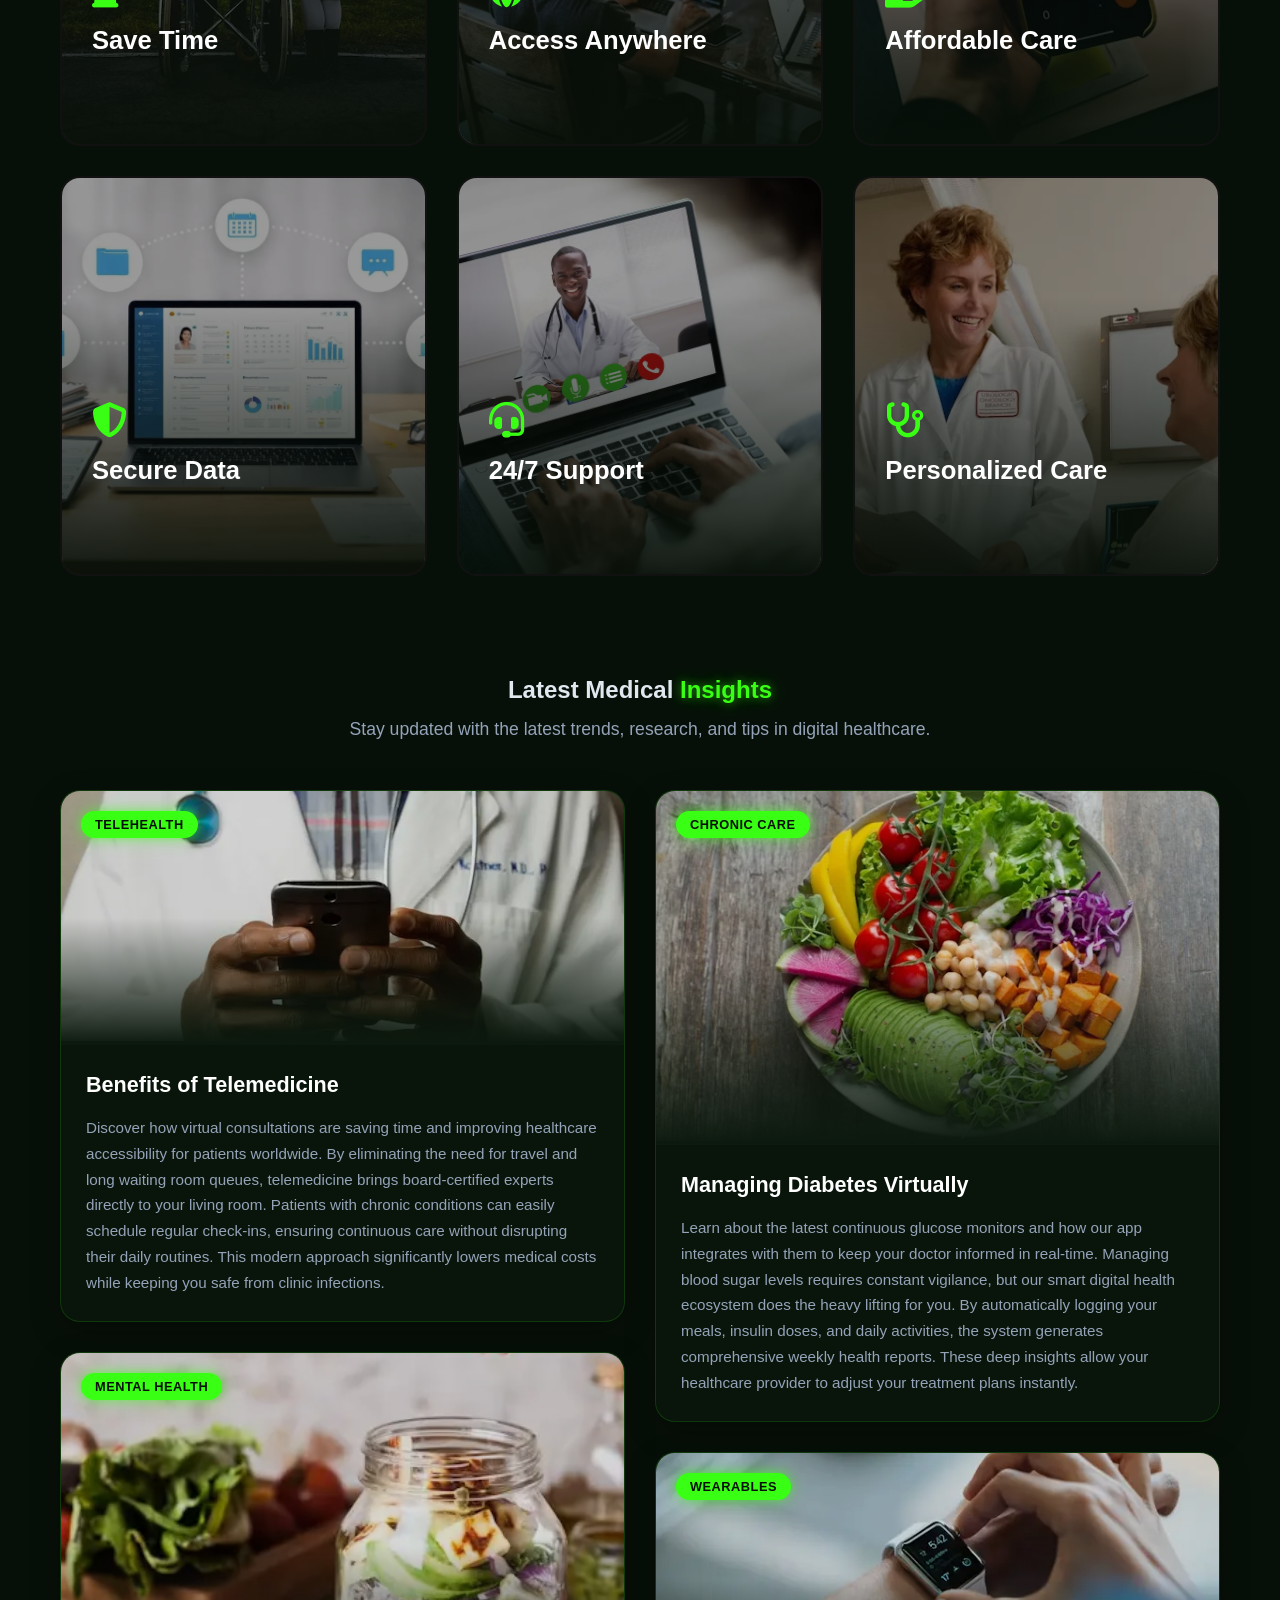
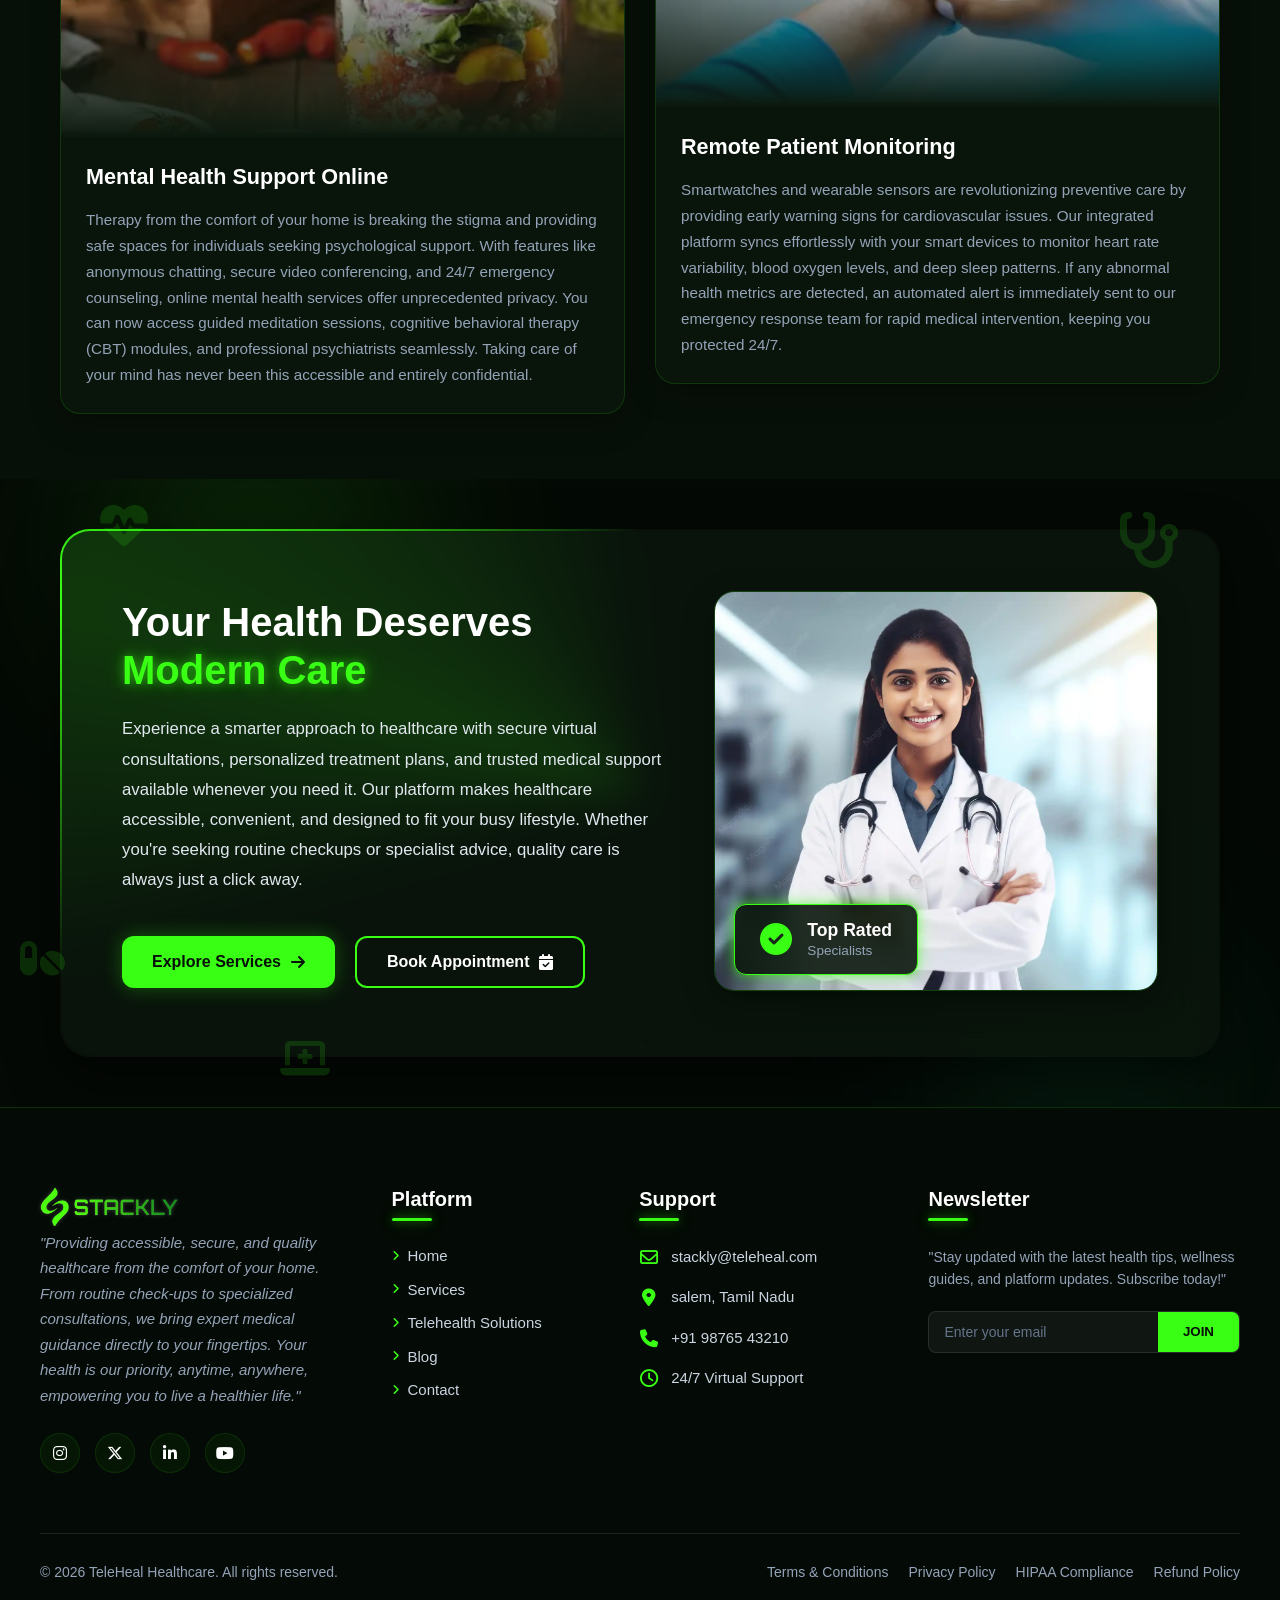
<file: service.html>
<!DOCTYPE html>
<html lang="en">

<head>
    <meta charset="UTF-8">
    <meta name="viewport" content="width=device-width, initial-scale=1.0">
    <meta property="og:title" content="Your Website Title Here">
    <meta property="og:description" content="Join our premium online learning platform and upgrade your skills today.">
    <meta property="og:image" content="https://yourwebsite.com/asset/preview-image.jpg">
    <meta property="og:url" content="https://yourwebsite.com">
    <meta property="og:type" content="website">
    <meta name="description"
        content="Join our premium online learning platform. Access interactive courses, live community zones, and expert tutors to upgrade your skills today.">
    <link rel="icon" type="image/png" href="./asset/logo_Favicon.webp">
    <title>Stackly - Service Page</title>
    <link rel="stylesheet" href="https://cdnjs.cloudflare.com/ajax/libs/font-awesome/6.5.2/css/all.min.css">
    <link rel="stylesheet" href="service.css">
    <link rel="stylesheet" href="common.css">
</head>

<body>

    <nav class="navbar" id="myNavbar">
        <div class="logo">
            <a href="index.html">
                <img src="./asset/greenlogo.webp" loading="lazy"  alt="Stackly Logo">
            </a>
        </div>

        <button class="hamburger" onclick="toggleMobileMenu()">
            <i class="fas fa-bars" id="hamburger-icon"></i>
        </button>

        <ul class="nav-menu">
            <li><a href="index.html" class="nav-link"><i class="fas fa-clinic-medical"></i> Home</a></li>
            <li><a href="service.html" class="nav-link active"><i class="fas fa-stethoscope"></i> Services</a></li>
            <li><a href="telehealth.html" class="nav-link"><i class="fas fa-laptop-medical"></i> Telehealth
                    Solutions</a></li>
            <li><a href="blog.html" class="nav-link"><i class="fas fa-blog"></i> Blog</a></li>
            <li><a href="contact.html" class="nav-link"><i class="fas fa-headset"></i> Contact</a></li>
        </ul>

        <div class="nav-actions">
            <a href="login.html" class="login-btn">Login</a>
            <a href="register.html" class="get-started-btn">Get Started <i class="fas fa-arrow-right"></i></a>
        </div>
    </nav>

    <section class="service-hero-section" id="service-hero">
        <div class="service-hero-bg"></div>
        <div class="gradient-overlay"></div>

        <div class="container service-hero-layout">

            <div class="breadcrumbs scroll-reveal">
                <a href="index.html"><i class="fas fa-home"></i> Home</a>
                <span class="divider"><i class="fas fa-chevron-right"></i></span>
                <span class="current-page">Services</span>
            </div>

            <div class="service-glass-card scroll-reveal">
                <h1 class="reveal-text">Comprehensive Healthcare Services, <br><span class="neon-text">Delivered
                        Virtually</span></h1>

                <p class="service-desc">Access quality healthcare from experienced professionals through secure and
                    convenient telemedicine solutions. From routine checkups to specialist consultations, we provide
                    personalized care designed around your lifestyle.</p>

                <div class="service-hero-buttons">
                    <a href="404page.html" class="btn btn-primary service-btn">Explore Services</a>
                    <a href="404page.html" class="btn btn-secondary service-btn">Book Appointment</a>
                </div>
            </div>

        </div>


    </section>


    <section class="core-services-section" id="core-services">
        <div class="container">

            <div class="section-heading scroll-reveal" style="text-align: center; margin-bottom: 50px;">
                <h2>Our <span class="neon-text">Core Services</span></h2>
                <p style="color: var(--text-muted); font-size: 1.1rem; max-width: 600px; margin: 15px auto 0;">
                    Comprehensive medical care tailored to your needs, accessible from anywhere.</p>
            </div>

            <div class="services-grid">

                <div class="service-flip-card scroll-reveal">
                    <div class="flip-inner">
                        <div class="flip-front">
                            <img src="./asset/s1.webp" loading="lazy"  alt="General Consultation" class="service-bg-img">
                            <div class="front-overlay"></div>
                            <div class="front-content">
                                <div class="service-icon"><i class="fas fa-stethoscope"></i></div>
                                <h3>General Consultation</h3>
                            </div>
                        </div>
                        <div class="flip-back">
                            <h3>General Consultation</h3>
                            <p>Quick, reliable diagnosis and treatment plans for fever, cold, infections, and everyday
                                health issues without leaving your home.</p>
                            <a href="404page.html" class="btn btn-outline flip-btn">Book Now <i
                                    class="fas fa-arrow-right"></i></a>
                        </div>
                    </div>
                </div>

                <div class="service-flip-card scroll-reveal" style="transition-delay: 0.1s;">
                    <div class="flip-inner">
                        <div class="flip-front">
                            <img src="./asset/s2.webp" loading="lazy"  alt="Specialist Care" class="service-bg-img">
                            <div class="front-overlay"></div>
                            <div class="front-content">
                                <div class="service-icon"><i class="fas fa-user-md"></i></div>
                                <h3>Specialist Care</h3>
                            </div>
                        </div>
                        <div class="flip-back">
                            <h3>Specialist Care</h3>
                            <p>Connect with top-rated cardiologists, neurologists, and orthopedists for expert second
                                opinions and chronic disease management.</p>
                            <a href="404page.html" class="btn btn-outline flip-btn">Book Now <i
                                    class="fas fa-arrow-right"></i></a>
                        </div>
                    </div>
                </div>

                <div class="service-flip-card scroll-reveal" style="transition-delay: 0.2s;">
                    <div class="flip-inner">
                        <div class="flip-front">
                            <img src="./asset/w2.webp" loading="lazy"  alt="Mental Health Support" class="service-bg-img">
                            <div class="front-overlay"></div>
                            <div class="front-content">
                                <div class="service-icon"><i class="fas fa-brain"></i></div>
                                <h3>Mental Health</h3>
                            </div>
                        </div>
                        <div class="flip-back">
                            <h3>Mental Health</h3>
                            <p>Confidential therapy and counseling sessions to help you manage anxiety, depression,
                                stress, and improve overall mental well-being.</p>
                            <a href="404page.html" class="btn btn-outline flip-btn">Book Now <i
                                    class="fas fa-arrow-right"></i></a>
                        </div>
                    </div>
                </div>

                <div class="service-flip-card scroll-reveal">
                    <div class="flip-inner">
                        <div class="flip-front">
                            <img src="./asset/a9.webp" loading="lazy"  alt="Pediatric Care" class="service-bg-img">
                            <div class="front-overlay"></div>
                            <div class="front-content">
                                <div class="service-icon"><i class="fas fa-baby"></i></div>
                                <h3>Pediatric Care</h3>
                            </div>
                        </div>
                        <div class="flip-back">
                            <h3>Pediatric Care</h3>
                            <p>Dedicated child specialists providing compassionate care, vaccination tracking, and
                                nutritional advice for infants and children.</p>
                            <a href="404page.html" class="btn btn-outline flip-btn">Book Now <i
                                    class="fas fa-arrow-right"></i></a>
                        </div>
                    </div>
                </div>

                <div class="service-flip-card scroll-reveal" style="transition-delay: 0.1s;">
                    <div class="flip-inner">
                        <div class="flip-front">
                            <img src="./asset/a6.webp" loading="lazy"  alt="Dermatology" class="service-bg-img">
                            <div class="front-overlay"></div>
                            <div class="front-content">
                                <div class="service-icon"><i class="fas fa-allergies"></i></div>
                                <h3>Dermatology</h3>
                            </div>
                        </div>
                        <div class="flip-back">
                            <h3>Dermatology</h3>
                            <p>Expert evaluation of skin, hair, and nail conditions. Get customized skincare routines
                                and treatments for acne, eczema, and allergies.</p>
                            <a href="404page.html" class="btn btn-outline flip-btn">Book Now <i
                                    class="fas fa-arrow-right"></i></a>
                        </div>
                    </div>
                </div>

                <div class="service-flip-card scroll-reveal" style="transition-delay: 0.2s;">
                    <div class="flip-inner">
                        <div class="flip-front">
                            <img src="./asset/s6.webp" loading="lazy"  alt="Women's Health" class="service-bg-img">
                            <div class="front-overlay"></div>
                            <div class="front-content">
                                <div class="service-icon"><i class="fas fa-venus"></i></div>
                                <h3>Women's Health</h3>
                            </div>
                        </div>
                        <div class="flip-back">
                            <h3>Women's Health</h3>
                            <p>Comprehensive gynecological consultations, pregnancy care guidance, and reproductive
                                health support in a safe and private environment.</p>
                            <a href="404page.html" class="btn btn-outline flip-btn">Book Now <i
                                    class="fas fa-arrow-right"></i></a>
                        </div>
                    </div>
                </div>

            </div>
        </div>
    </section>


    <section class="sticky-showcase-section" id="service-benefits">
        <div class="container sticky-layout">

            <div class="section-heading mobile-showcase-heading scroll-reveal">
                <h2>Why Virtual Healthcare <br><span class="neon-text">Works Better</span></h2>
            </div>

            <div class="sticky-left scroll-reveal">
                <div class="sticky-img-wrapper">
                    <div class="neon-blob"></div>

                    <div class="sticky-img-container">
                        <img src="./asset/s1.webp" loading="lazy"  id="sticky-img-back" class="sticky-doc-img"
                            alt="Virtual Healthcare Back">
                        <img src="./asset/s1.webp" loading="lazy"  id="sticky-img-front" class="sticky-doc-img"
                            alt="Virtual Healthcare Front">
                    </div>

                    <div class="floating-badge">
                        <i class="fas fa-shield-alt"></i>
                        <span>100% Secure Care</span>
                    </div>
                </div>
            </div>

            <div class="scrolling-right">

                <div class="section-heading desktop-showcase-heading scroll-reveal" style="margin-bottom: 40px;">
                    <h2>Why Virtual Healthcare <br><span class="neon-text">Works Better</span></h2>
                </div>

                <div class="scroll-cards-container">

                    <div class="showcase-card scroll-reveal" data-image="./asset/s1.webp">
                        <div class="card-icon"><i class="fas fa-calendar-check"></i></div>
                        <div class="card-content">
                            <h3>Fast Appointment Booking</h3>
                            <p>Skip the waiting room. Book your consultation in seconds and connect with a specialist
                                almost instantly at your preferred time. We value your time, ensuring that urgent
                                medical queries are addressed without unnecessary delays. Experience the fastest route
                                to professional healthcare.</p>
                            <a href="404page.html" class="card-action-btn">Book Now <i
                                    class="fas fa-arrow-right"></i></a>
                        </div>
                    </div>

                    <div class="showcase-card scroll-reveal" data-image="./asset/s3.webp">
                        <div class="card-icon"><i class="fas fa-file-prescription"></i></div>
                        <div class="card-content">
                            <h3>Digital Prescriptions</h3>
                            <p>Get legally valid e-prescriptions sent directly to your phone immediately after your
                                call. Order medicines online with just a click. You can easily share these digital
                                records with your local pharmacy or use our integrated delivery partners for doorstep
                                delivery.</p>
                            <a href="404page.html" class="card-action-btn">Order Medicine <i
                                    class="fas fa-arrow-right"></i></a>
                        </div>
                    </div>

                    <div class="showcase-card scroll-reveal" data-image="./asset/s10.webp">
                        <div class="card-icon"><i class="fas fa-folder-open"></i></div>
                        <div class="card-content">
                            <h3>Secure Records Vault</h3>
                            <p>Your privacy is our utmost priority. All your medical history, lab reports, and past
                                consultations are encrypted and stored safely. We strictly adhere to global healthcare
                                data compliance, ensuring zero unauthorized access to your private files.</p>
                            <a href="404page.html" class="card-action-btn">View Vault <i
                                    class="fas fa-arrow-right"></i></a>
                        </div>
                    </div>

                    <div class="showcase-card scroll-reveal" data-image="./asset/s11.webp">
                        <div class="card-icon"><i class="fas fa-video"></i></div>
                        <div class="card-content">
                            <h3>HD Video Consultation</h3>
                            <p>Experience buffer-free, crystal-clear high-definition video calls with your doctor
                                ensuring accurate diagnosis and proper treatment. Our platform is optimized to work
                                seamlessly even on low-bandwidth mobile connections, giving you uninterrupted care
                                anywhere.</p>
                            <a href="404page.html" class="card-action-btn">Test Camera <i
                                    class="fas fa-arrow-right"></i></a>
                        </div>
                    </div>

                    <div class="showcase-card scroll-reveal" data-image="./asset/s16.webp">
                        <div class="card-icon"><i class="fas fa-globe"></i></div>
                        <div class="card-content">
                            <h3>Global Specialist Network</h3>
                            <p>Gain direct access to a worldwide network of highly experienced, board-certified medical
                                professionals across various specialized fields. Whether you need an expert second
                                opinion or continuous chronic care management, our global experts are here to help.</p>
                            <a href="404page.html" class="card-action-btn">Find Experts <i
                                    class="fas fa-arrow-right"></i></a>
                        </div>
                    </div>

                </div>
            </div>

        </div>
    </section>


    <section class="departments-section" id="departments">
        <div class="container">

            <div class="section-heading scroll-reveal" style="text-align: center; margin-bottom: 50px;">
                <h2>Specialized <span class="neon-text">Departments</span></h2>
                <p style="color: var(--text-muted); font-size: 1.1rem; max-width: 600px; margin: 15px auto 0;">
                    World-class expertise across a wide range of medical specialties, right at your fingertips.</p>
            </div>

            <div class="dept-grid">

                <div class="dept-card scroll-reveal">
                    <img src="./asset/e1.webp" loading="lazy"  alt="Cardiology" class="dept-img">
                    <div class="dept-overlay">
                        <div class="dept-content">
                            <div class="dept-icon"><i class="fas fa-heartbeat"></i></div>
                            <h3>Cardiology</h3>
                            <p class="dept-desc">Comprehensive heart care, from preventive cholesterol screenings to
                                advanced ECG reviews and treatments.</p>
                            <a href="404page.html" class="dept-btn">Consult Specialist <i
                                    class="fas fa-arrow-right"></i></a>
                        </div>
                    </div>
                </div>

                <div class="dept-card scroll-reveal" style="transition-delay: 0.1s;">
                    <img src="./asset/e2.webp" loading="lazy"  alt="Neurology" class="dept-img">
                    <div class="dept-overlay">
                        <div class="dept-content">
                            <div class="dept-icon"><i class="fas fa-brain"></i></div>
                            <h3>Neurology</h3>
                            <p class="dept-desc">Expert diagnosis and management for migraines, nerve disorders, memory
                                issues, and brain health.</p>
                            <a href="404page.html" class="dept-btn">Consult Specialist <i
                                    class="fas fa-arrow-right"></i></a>
                        </div>
                    </div>
                </div>

                <div class="dept-card scroll-reveal" style="transition-delay: 0.2s;">
                    <img src="./asset/e3.webp" loading="lazy"  alt="Orthopedics" class="dept-img">
                    <div class="dept-overlay">
                        <div class="dept-content">
                            <div class="dept-icon"><i class="fas fa-bone"></i></div>
                            <h3>Orthopedics</h3>
                            <p class="dept-desc">Specialized care for joint pain, arthritis, muscle injuries, and
                                post-surgery rehabilitation guidance.</p>
                            <a href="404page.html" class="dept-btn">Consult Specialist <i
                                    class="fas fa-arrow-right"></i></a>
                        </div>
                    </div>
                </div>

                <div class="dept-card scroll-reveal">
                    <img src="./asset/s9.webp" loading="lazy"  alt="Dermatology" class="dept-img">
                    <div class="dept-overlay">
                        <div class="dept-content">
                            <div class="dept-icon"><i class="fas fa-allergies"></i></div>
                            <h3>Dermatology</h3>
                            <p class="dept-desc">Personalized skincare treatments for acne, eczema, hair loss, and
                                specialized anti-aging routines.</p>
                            <a href="404page.html" class="dept-btn">Consult Specialist <i
                                    class="fas fa-arrow-right"></i></a>
                        </div>
                    </div>
                </div>

                <div class="dept-card scroll-reveal" style="transition-delay: 0.1s;">
                    <img src="./asset/e4.webp" loading="lazy"  alt="Pediatrics" class="dept-img">
                    <div class="dept-overlay">
                        <div class="dept-content">
                            <div class="dept-icon"><i class="fas fa-baby"></i></div>
                            <h3>Pediatrics</h3>
                            <p class="dept-desc">Compassionate healthcare for infants and children, covering
                                vaccinations, growth tracking, and fevers.</p>
                            <a href="404page.html" class="dept-btn">Consult Specialist <i
                                    class="fas fa-arrow-right"></i></a>
                        </div>
                    </div>
                </div>

                <div class="dept-card scroll-reveal" style="transition-delay: 0.2s;">
                    <img src="./asset/e5.webp" loading="lazy"  alt="Nutrition" class="dept-img">
                    <div class="dept-overlay">
                        <div class="dept-content">
                            <div class="dept-icon"><i class="fas fa-apple-alt"></i></div>
                            <h3>Nutrition</h3>
                            <p class="dept-desc">Customized diet plans for weight management, diabetes, and overall
                                lifestyle improvement.</p>
                            <a href="404page.html" class="dept-btn">Consult Specialist <i
                                    class="fas fa-arrow-right"></i></a>
                        </div>
                    </div>
                </div>

            </div>
        </div>
    </section>

    <section class="help-section" id="how-we-help">
        <div class="container">
            <div class="section-heading scroll-reveal" style="text-align: center;">
                <h2>How We <span class="neon-text">Help You</span></h2>
                <p style="color: var(--text-muted); font-size: 1.1rem; max-width: 600px; margin: 15px auto 0;">
                    Continuous care and support for every stage of your health journey.</p>
            </div>
        </div>

        <div class="help-marquee-container scroll-reveal">
            <div class="help-marquee-track">

                <div class="help-card glass-card">
                    <div class="help-img-wrapper">
                        <img src="./asset/s6.webp" loading="lazy"  alt="Chronic Disease" class="help-img">
                        <div class="help-floating-icon"><i class="fas fa-notes-medical"></i></div>
                    </div>
                    <div class="help-card-content">
                        <h3>Chronic Disease Management</h3>
                        <p>Continuous monitoring and personalized care plans for diabetes, hypertension, and asthma.</p>
                    </div>
                </div>

                <div class="help-card glass-card">
                    <div class="help-img-wrapper">
                        <img src="./asset/s3.webp" loading="lazy"  alt="Follow-Up Care" class="help-img">
                        <div class="help-floating-icon"><i class="fas fa-user-clock"></i></div>
                    </div>
                    <div class="help-card-content">
                        <h3>Follow-Up Care</h3>
                        <p>Regular virtual check-ins post-treatment to ensure a smooth and safe recovery process.</p>
                    </div>
                </div>

                <div class="help-card glass-card">
                    <div class="help-img-wrapper">
                        <img src="./asset/e6.webp" loading="lazy"  alt="Prescription Refills" class="help-img">
                        <div class="help-floating-icon"><i class="fas fa-pills"></i></div>
                    </div>
                    <div class="help-card-content">
                        <h3>Prescription Refills</h3>
                        <p>Quick and hassle-free prescription renewals sent directly to your phone or local pharmacy.
                        </p>
                    </div>
                </div>

                <div class="help-card glass-card">
                    <div class="help-img-wrapper">
                        <img src="./asset/e7.webp" loading="lazy"  alt="Preventive Healthcare" class="help-img">
                        <div class="help-floating-icon"><i class="fas fa-shield-heart"></i></div>
                    </div>
                    <div class="help-card-content">
                        <h3>Preventive Healthcare</h3>
                        <p>Routine screenings, immunity boosting advice, and early detection of potential health risks.
                        </p>
                    </div>
                </div>

                <div class="help-card glass-card">
                    <div class="help-img-wrapper">
                        <img src="./asset/e8.webp" loading="lazy"  alt="Lifestyle Coaching" class="help-img">
                        <div class="help-floating-icon"><i class="fas fa-apple-alt"></i></div>
                    </div>
                    <div class="help-card-content">
                        <h3>Lifestyle Coaching</h3>
                        <p>Expert guidance on diet, fitness, and stress management for a healthier daily routine.</p>
                    </div>
                </div>

                <div class="help-card glass-card">
                    <div class="help-img-wrapper">
                        <img src="./asset/s6.webp" loading="lazy"  alt="Chronic Disease" class="help-img">
                        <div class="help-floating-icon"><i class="fas fa-notes-medical"></i></div>
                    </div>
                    <div class="help-card-content">
                        <h3>Chronic Disease Management</h3>
                        <p>Continuous monitoring and personalized care plans for diabetes, hypertension, and asthma.</p>
                    </div>
                </div>

                <div class="help-card glass-card">
                    <div class="help-img-wrapper">
                        <img src="./asset/s3.webp" loading="lazy"  alt="Follow-Up Care" class="help-img">
                        <div class="help-floating-icon"><i class="fas fa-user-clock"></i></div>
                    </div>
                    <div class="help-card-content">
                        <h3>Follow-Up Care</h3>
                        <p>Regular virtual check-ins post-treatment to ensure a smooth and safe recovery process.</p>
                    </div>
                </div>

                <div class="help-card glass-card">
                    <div class="help-img-wrapper">
                        <img src="./asset/e6.webp" loading="lazy"  alt="Prescription Refills" class="help-img">
                        <div class="help-floating-icon"><i class="fas fa-pills"></i></div>
                    </div>
                    <div class="help-card-content">
                        <h3>Prescription Refills</h3>
                        <p>Quick and hassle-free prescription renewals sent directly to your phone or local pharmacy.
                        </p>
                    </div>
                </div>

                <div class="help-card glass-card">
                    <div class="help-img-wrapper">
                        <img src="./asset/e7.webp" loading="lazy"  alt="Preventive Healthcare" class="help-img">
                        <div class="help-floating-icon"><i class="fas fa-shield-heart"></i></div>
                    </div>
                    <div class="help-card-content">
                        <h3>Preventive Healthcare</h3>
                        <p>Routine screenings, immunity boosting advice, and early detection of potential health risks.
                        </p>
                    </div>
                </div>

                <div class="help-card glass-card">
                    <div class="help-img-wrapper">
                        <img src="./asset/e8.webp" loading="lazy"  alt="Lifestyle Coaching" class="help-img">
                        <div class="help-floating-icon"><i class="fas fa-apple-alt"></i></div>
                    </div>
                    <div class="help-card-content">
                        <h3>Lifestyle Coaching</h3>
                        <p>Expert guidance on diet, fitness, and stress management for a healthier daily routine.</p>
                    </div>
                </div>

            </div>
        </div>
    </section>


    <section class="process-section" id="process">
        <div class="container">

            <div class="section-heading scroll-reveal" style="text-align: center; margin-bottom: 60px;">
                <h2>How It <span class="neon-text">Works</span></h2>
                <p style="color: var(--text-muted); font-size: 1.1rem; max-width: 600px; margin: 15px auto 0;">Your
                    journey to better health in 5 simple, secure, and seamless steps.</p>
            </div>

            <div class="timeline-container">
                <div class="timeline-line"></div>

                <div class="timeline-item left scroll-reveal">
                    <div class="timeline-dot">1</div>
                    <div class="timeline-content glass-card">
                        <div class="timeline-img-wrapper">
                            <img src="./asset/s11.webp" loading="lazy"  alt="Create Account" class="timeline-img">
                            <div class="process-icon"><i class="fas fa-user-plus"></i></div>
                        </div>
                        <h3>Create Account</h3>
                        <p>Sign up securely in minutes. Set up your personal health profile and medical history for
                            accurate diagnosis.</p>
                        <a href="404page.html" class="timeline-btn">Get Started <i class="fas fa-arrow-right"></i></a>
                    </div>
                </div>

                <div class="timeline-item right scroll-reveal">
                    <div class="timeline-dot">2</div>
                    <div class="timeline-content glass-card">
                        <div class="timeline-img-wrapper">
                            <img src="./asset/s16.webp" loading="lazy"  alt="Schedule Consultation" class="timeline-img">
                            <div class="process-icon"><i class="fas fa-calendar-alt"></i></div>
                        </div>
                        <h3>Schedule Consultation</h3>
                        <p>Browse through our global specialist network and book an appointment at a time that fits your
                            busy lifestyle.</p>
                        <a href="404page.html" class="timeline-btn">View Calendar <i class="fas fa-arrow-right"></i></a>
                    </div>
                </div>

                <div class="timeline-item left scroll-reveal">
                    <div class="timeline-dot">3</div>
                    <div class="timeline-content glass-card">
                        <div class="timeline-img-wrapper">
                            <img src="./asset/s13.webp"  loading="lazy" alt="Meet Doctor Online" class="timeline-img">
                            <div class="process-icon"><i class="fas fa-laptop-medical"></i></div>
                        </div>
                        <h3>Meet Doctor Online</h3>
                        <p>Connect via our secure, encrypted HD video platform. Discuss your symptoms directly with the
                            expert.</p>
                        <a href="404page.html" class="timeline-btn">Test Camera <i class="fas fa-arrow-right"></i></a>
                    </div>
                </div>

                <div class="timeline-item right scroll-reveal">
                    <div class="timeline-dot">4</div>
                    <div class="timeline-content glass-card">
                        <div class="timeline-img-wrapper">
                            <img src="./asset/e6.webp" loading="lazy"  alt="Receive Prescription" class="timeline-img">
                            <div class="process-icon"><i class="fas fa-file-prescription"></i></div>
                        </div>
                        <h3>Receive Prescription</h3>
                        <p>Get a legally valid digital prescription instantly sent to your app. Order medicines online
                            with one tap.</p>
                        <a href="404page.html" class="timeline-btn">Download Rx <i class="fas fa-arrow-right"></i></a>
                    </div>
                </div>

                <div class="timeline-item left scroll-reveal">
                    <div class="timeline-dot">5</div>
                    <div class="timeline-content glass-card">
                        <div class="timeline-img-wrapper">
                            <img src="./asset/s10.webp" loading="lazy"  alt="Follow-Up Care" class="timeline-img">
                            <div class="process-icon"><i class="fas fa-heartbeat"></i></div>
                        </div>
                        <h3>Ongoing Follow-Up Care</h3>
                        <p>Stay connected with your doctor through text or free follow-up calls to ensure a complete and
                            safe recovery.</p>
                        <a href="404page.html" class="timeline-btn">Message Doctor <i
                                class="fas fa-arrow-right"></i></a>
                    </div>
                </div>

            </div>
        </div>
    </section>


    <section class="monitoring-section" id="monitoring">
        <div class="container">

            <div class="section-heading scroll-reveal" style="text-align: center; margin-bottom: 50px;">
                <h2>Health <span class="neon-text">Monitoring</span></h2>
                <p style="color: var(--text-muted); font-size: 1.1rem; max-width: 600px; margin: 15px auto 0;">Track
                    your vital signs in real-time with our smart integrated tracking systems.</p>
            </div>

            <div class="monitor-grid">

                <div class="monitor-card scroll-reveal">
                    <div class="monitor-img-box">
                        <img src="./asset/d5.webp" loading="lazy"  alt="Blood Pressure" class="m-img">
                        <div class="monitor-icon"><i class="fas fa-heartbeat"></i></div>
                    </div>
                    <div class="monitor-text-box">
                        <h3>Blood Pressure</h3>
                        <div class="monitor-hidden">
                            <p>Sync your home BP monitor directly to our app. Get weekly comprehensive reports, instant
                                alerts for abnormal readings, and personalized diet recommendations to keep your heart
                                healthy and active every single day.</p>
                            <a href="404page.html" class="monitor-btn">Start Tracking <i
                                    class="fas fa-arrow-right"></i></a>
                        </div>
                    </div>
                </div>

                <div class="monitor-card scroll-reveal" style="transition-delay: 0.1s;">
                    <div class="monitor-img-box">
                        <img src="./asset/e2.webp" loading="lazy"  alt="Diabetes Monitoring" class="m-img">
                        <div class="monitor-icon"><i class="fas fa-tint"></i></div>
                    </div>
                    <div class="monitor-text-box">
                        <h3>Diabetes Monitoring</h3>
                        <div class="monitor-hidden">
                            <p>Log your daily blood sugar levels seamlessly. Our intelligent system creates visual
                                trends, shares them directly with your designated doctor, and sends timely reminders for
                                your insulin doses and meals.</p>
                            <a href="404page.html" class="monitor-btn">Start Tracking <i
                                    class="fas fa-arrow-right"></i></a>
                        </div>
                    </div>
                </div>

                <div class="monitor-card scroll-reveal" style="transition-delay: 0.2s;">
                    <div class="monitor-img-box">
                        <img src="./asset/e9.webp" loading="lazy"  alt="Heart Health" class="m-img">
                        <div class="monitor-icon"><i class="fas fa-wave-square"></i></div>
                    </div>
                    <div class="monitor-text-box">
                        <h3>Heart Health</h3>
                        <div class="monitor-hidden">
                            <p>Integrate your smartwatch or fitness band to track heart rate variability (HRV) and
                                detect early signs of cardiovascular issues. Receive daily insights on your stress
                                levels and physical recovery state.</p>
                            <a href="404page.html" class="monitor-btn">Start Tracking <i
                                    class="fas fa-arrow-right"></i></a>
                        </div>
                    </div>
                </div>

                <div class="monitor-card scroll-reveal" style="transition-delay: 0.3s;">
                    <div class="monitor-img-box">
                        <img src="./asset/e10.webp" loading="lazy"  alt="Fitness Tracking" class="m-img">
                        <div class="monitor-icon"><i class="fas fa-running"></i></div>
                    </div>
                    <div class="monitor-text-box">
                        <h3>Fitness Tracking</h3>
                        <div class="monitor-hidden">
                            <p>Keep precise track of your daily steps, active calories burned, and deep sleep cycles.
                                Set personalized fitness goals and get guided workout routines tailored entirely to your
                                specific medical profile.</p>
                            <a href="404page.html" class="monitor-btn">Start Tracking <i
                                    class="fas fa-arrow-right"></i></a>
                        </div>
                    </div>
                </div>
                <div class="monitor-card scroll-reveal" style="transition-delay: 0.4s;">
                    <div class="monitor-img-box">
                        <img src="./asset/s16.webp" loading="lazy"  alt="Sleep Analysis" class="m-img">
                        <div class="monitor-icon"><i class="fas fa-moon"></i></div>
                    </div>
                    <div class="monitor-text-box">
                        <h3>Sleep Analysis</h3>
                        <div class="monitor-hidden">
                            <p>Track your sleep cycles, duration, and quality. Get actionable insights to improve deep
                                sleep and reduce fatigue, ensuring you wake up feeling refreshed and ready for your day.
                            </p>
                            <a href="404page.html" class="monitor-btn">Start Tracking <i
                                    class="fas fa-arrow-right"></i></a>
                        </div>
                    </div>
                </div>

                <div class="monitor-card scroll-reveal" style="transition-delay: 0.5s;">
                    <div class="monitor-img-box">
                        <img src="./asset/q1.webp" loading="lazy"  alt="Stress Management" class="m-img">
                        <div class="monitor-icon"><i class="fas fa-spa"></i></div>
                    </div>
                    <div class="monitor-text-box">
                        <h3>Stress Management</h3>
                        <div class="monitor-hidden">
                            <p>Monitor your stress levels via HRV tracking and mindfulness exercises. Our platform
                                offers breathing techniques and guided sessions to help you regain balance during
                                high-pressure work days.</p>
                            <a href="404page.html" class="monitor-btn">Start Tracking <i
                                    class="fas fa-arrow-right"></i></a>
                        </div>
                    </div>
                </div>

            </div>
        </div>
    </section>


    <section class="specialists-section" id="specialists">
        <div class="container">

            <div class="section-heading scroll-reveal" style="text-align: center; margin-bottom: 50px;">
                <h2>Featured <span class="neon-text">Specialists</span></h2>
                <p style="color: var(--text-muted); font-size: 1.1rem; max-width: 600px; margin: 15px auto 0;">Consult
                    with our top-rated, board-certified medical experts from around the globe.</p>
            </div>

            <div class="specialist-grid">

                <div class="doc-flip-card scroll-reveal">
                    <div class="doc-flip-inner">
                        <!-- FRONT SIDE -->
                        <div class="doc-flip-front">
                            <img src="./asset/s1.webp" loading="lazy"  alt="General Physician" class="doc-img">
                            <div class="doc-front-content">
                                <h3>Dr. James Wilson</h3>
                                <p class="doc-specialty">General Physician</p>
                            </div>
                        </div>
                        <div class="doc-flip-back glass-card">
                            <div class="doc-back-info">
                                <div class="doc-stat"><i class="fas fa-briefcase"></i> <span>12+ Years Exp.</span></div>
                                <div class="doc-stat"><i class="fas fa-star"></i> <span>4.9/5 (420 Reviews)</span></div>
                                <div class="doc-stat"><i class="fas fa-language"></i> <span>English, Spanish</span>
                                </div>
                            </div>
                            <a href="404page.html" class="doc-book-btn">Book Appointment <i
                                    class="fas fa-arrow-right"></i></a>
                        </div>
                    </div>
                </div>

                <div class="doc-flip-card scroll-reveal" style="transition-delay: 0.1s;">
                    <div class="doc-flip-inner">

                        <div class="doc-flip-front">
                            <img src="./asset/s2.webp" loading="lazy"  alt="Cardiologist" class="doc-img">
                            <div class="doc-front-content">
                                <h3>Dr. Sarah Connor</h3>
                                <p class="doc-specialty">Cardiologist</p>
                            </div>
                        </div>
                        <div class="doc-flip-back glass-card">
                            <div class="doc-back-info">
                                <div class="doc-stat"><i class="fas fa-briefcase"></i> <span>15+ Years Exp.</span></div>
                                <div class="doc-stat"><i class="fas fa-star"></i> <span>5.0/5 (310 Reviews)</span></div>
                                <div class="doc-stat"><i class="fas fa-language"></i> <span>English, French</span></div>
                            </div>
                            <a href="404page.html" class="doc-book-btn">Book Appointment <i
                                    class="fas fa-arrow-right"></i></a>
                        </div>
                    </div>
                </div>

                <div class="doc-flip-card scroll-reveal" style="transition-delay: 0.2s;">
                    <div class="doc-flip-inner">

                        <div class="doc-flip-front">
                            <img src="./asset/a9.webp" loading="lazy"  alt="Pediatrician" class="doc-img">
                            <div class="doc-front-content">
                                <h3>Dr. Emily Chen</h3>
                                <p class="doc-specialty">Pediatrician</p>
                            </div>
                        </div>
                        <div class="doc-flip-back glass-card">
                            <div class="doc-back-info">
                                <div class="doc-stat"><i class="fas fa-briefcase"></i> <span>10+ Years Exp.</span></div>
                                <div class="doc-stat"><i class="fas fa-star"></i> <span>4.8/5 (280 Reviews)</span></div>
                                <div class="doc-stat"><i class="fas fa-language"></i> <span>English, Mandarin</span>
                                </div>
                            </div>
                            <a href="404page.html" class="doc-book-btn">Book Appointment <i
                                    class="fas fa-arrow-right"></i></a>
                        </div>
                    </div>
                </div>

                <div class="doc-flip-card scroll-reveal" style="transition-delay: 0.3s;">
                    <div class="doc-flip-inner">

                        <div class="doc-flip-front">
                            <img src="./asset/a6.webp" loading="lazy"  alt="Dermatologist" class="doc-img">
                            <div class="doc-front-content">
                                <h3>Dr. Marcus Vance</h3>
                                <p class="doc-specialty">Dermatologist</p>
                            </div>
                        </div>

                        <div class="doc-flip-back glass-card">
                            <div class="doc-back-info">
                                <div class="doc-stat"><i class="fas fa-briefcase"></i> <span>8+ Years Exp.</span></div>
                                <div class="doc-stat"><i class="fas fa-star"></i> <span>4.9/5 (195 Reviews)</span></div>
                                <div class="doc-stat"><i class="fas fa-language"></i> <span>English, German</span></div>
                            </div>
                            <a href="404page.html" class="doc-book-btn">Book Appointment <i
                                    class="fas fa-arrow-right"></i></a>
                        </div>
                    </div>
                </div>

            </div>
        </div>
    </section>


    <section class="benefits-section" id="benefits">
        <div class="container">

            <div class="section-heading scroll-reveal" style="text-align: center; margin-bottom: 50px;">
                <h2>Why Choose <span class="neon-text">Us</span></h2>
                <p style="color: var(--text-muted); font-size: 1.1rem; max-width: 600px; margin: 15px auto 0;">
                    Experience healthcare that revolves around your convenience and privacy.</p>
            </div>

            <div class="benefits-grid">

                <div class="benefit-card scroll-reveal">

                    <div class="border-beam"></div>

                    <div class="benefit-inner">
                        <img src="./asset/f1.webp" loading="lazy"  alt="Save Time" class="benefit-img">
                        <div class="benefit-overlay">
                            <div class="benefit-content">
                                <div class="benefit-icon"><i class="fas fa-hourglass-half"></i></div>
                                <h3>Save Time</h3>
                                <p class="benefit-desc">Skip the long commutes and waiting rooms. Connect with
                                    specialists instantly and get back to your day.</p>
                                <a href="404page.html" class="benefit-btn">Learn More <i
                                        class="fas fa-arrow-right"></i></a>
                            </div>
                        </div>
                    </div>
                </div>

                <div class="benefit-card scroll-reveal" style="transition-delay: 0.1s;">
                    <div class="border-beam"></div>

                    <div class="benefit-inner">
                        <img src="./asset/f2.webp" loading="lazy"  alt="Access Anywhere" class="benefit-img">
                        <div class="benefit-overlay">
                            <div class="benefit-content">
                                <div class="benefit-icon"><i class="fas fa-globe"></i></div>
                                <h3>Access Anywhere</h3>
                                <p class="benefit-desc">Whether you are at home, in the office, or traveling abroad,
                                    premium healthcare is just a click away.</p>
                                <a href="404page.html" class="benefit-btn">Learn More <i
                                        class="fas fa-arrow-right"></i></a>
                            </div>
                        </div>
                    </div>
                </div>

                <div class="benefit-card scroll-reveal" style="transition-delay: 0.2s;">
                    <div class="border-beam"></div>

                    <div class="benefit-inner">
                        <img src="./asset/f3.webp" loading="lazy"  alt="Affordable Care" class="benefit-img">
                        <div class="benefit-overlay">
                            <div class="benefit-content">
                                <div class="benefit-icon"><i class="fas fa-hand-holding-usd"></i></div>
                                <h3>Affordable Care</h3>
                                <p class="benefit-desc">Quality medical advice without the heavy hospital bills. Save on
                                    travel, parking, and consultation fees.</p>
                                <a href="404page.html" class="benefit-btn">Learn More <i
                                        class="fas fa-arrow-right"></i></a>
                            </div>
                        </div>
                    </div>
                </div>

                <div class="benefit-card scroll-reveal" style="transition-delay: 0.3s;">
                    <div class="border-beam"></div>

                    <div class="benefit-inner">
                        <img src="./asset/s11.webp" loading="lazy"  alt="Secure Data" class="benefit-img">
                        <div class="benefit-overlay">
                            <div class="benefit-content">
                                <div class="benefit-icon"><i class="fas fa-shield-alt"></i></div>
                                <h3>Secure Data</h3>
                                <p class="benefit-desc">Your medical history is protected with military-grade end-to-end
                                    encryption. 100% HIPAA compliant.</p>
                                <a href="404page.html" class="benefit-btn">Learn More <i
                                        class="fas fa-arrow-right"></i></a>
                            </div>
                        </div>
                    </div>
                </div>

                <div class="benefit-card scroll-reveal" style="transition-delay: 0.4s;">

                    <div class="border-beam"></div>

                    <div class="benefit-inner">
                        <img src="./asset/s3.webp" loading="lazy"  alt="24/7 Support" class="benefit-img">
                        <div class="benefit-overlay">
                            <div class="benefit-content">
                                <div class="benefit-icon"><i class="fas fa-headset"></i></div>
                                <h3>24/7 Support</h3>
                                <p class="benefit-desc">Get medical assistance and resolve your health queries at any
                                    time of the day or night with our dedicated care team.</p>
                                <a href="404page.html" class="benefit-btn">Learn More <i
                                        class="fas fa-arrow-right"></i></a>
                            </div>
                        </div>
                    </div>
                </div>

                <div class="benefit-card scroll-reveal" style="transition-delay: 0.5s;">

                    <div class="border-beam"></div>

                    <div class="benefit-inner">
                        <img src="./asset/f4.webp" loading="lazy"  alt="Personalized Care" class="benefit-img">
                        <div class="benefit-overlay">
                            <div class="benefit-content">
                                <div class="benefit-icon"><i class="fas fa-stethoscope"></i></div>
                                <h3>Personalized Care</h3>
                                <p class="benefit-desc">Receive custom-tailored healthcare plans, diet charts, and
                                    lifestyle recommendations designed specifically for your unique body.</p>
                                <a href="404page.html" class="benefit-btn">Learn More <i
                                        class="fas fa-arrow-right"></i></a>
                            </div>
                        </div>
                    </div>
                </div>

            </div>
        </div>
    </section>


    <section class="insights-section" id="insights">
        <div class="container">

            <div class="section-heading scroll-reveal" style="text-align: center; margin-bottom: 50px;">
                <h2>Latest Medical <span class="neon-text">Insights</span></h2>
                <p style="color: var(--text-muted); font-size: 1.1rem; max-width: 600px; margin: 15px auto 0;">Stay
                    updated with the latest trends, research, and tips in digital healthcare.</p>
            </div>

            <div class="masonry-grid">

                <div class="insight-card scroll-reveal">
                    <div class="insight-img-wrapper">
                        <span class="floating-tag">Telehealth</span>
                        <img src="./asset/d5.webp" loading="lazy"  alt="Telemedicine" class="insight-img" style="height: 250px;">
                        <div class="insight-overlay"></div>
                    </div>
                    <div class="insight-content">
                        <h3>Benefits of Telemedicine</h3>
                        <p>Discover how virtual consultations are saving time and improving healthcare accessibility for
                            patients worldwide. By eliminating the need for travel and long waiting room queues,
                            telemedicine brings board-certified experts directly to your living room. Patients with
                            chronic conditions can easily schedule regular check-ins, ensuring continuous care without
                            disrupting their daily routines. This modern approach significantly lowers medical costs
                            while keeping you safe from clinic infections.</p>
                        <a href="404page.html" class="insight-btn">Read More <i class="fas fa-arrow-right"></i></a>
                    </div>
                </div>

                <div class="insight-card scroll-reveal" style="transition-delay: 0.1s;">
                    <div class="insight-img-wrapper">
                        <span class="floating-tag">Mental Health</span>
                        <img src="./asset/e7.webp" loading="lazy"  alt="Mental Health Online" class="insight-img"
                            style="height: 380px;">
                        <div class="insight-overlay"></div>
                    </div>
                    <div class="insight-content">
                        <h3>Mental Health Support Online</h3>
                        <p>Therapy from the comfort of your home is breaking the stigma and providing safe spaces for
                            individuals seeking psychological support. With features like anonymous chatting, secure
                            video conferencing, and 24/7 emergency counseling, online mental health services offer
                            unprecedented privacy. You can now access guided meditation sessions, cognitive behavioral
                            therapy (CBT) modules, and professional psychiatrists seamlessly. Taking care of your mind
                            has never been this accessible and entirely confidential.</p>
                        <a href="404page.html" class="insight-btn">Read More <i class="fas fa-arrow-right"></i></a>
                    </div>
                </div>

                <div class="insight-card scroll-reveal" style="transition-delay: 0.2s;">
                    <div class="insight-img-wrapper">
                        <span class="floating-tag">Chronic Care</span>
                        <img src="./asset/t1.webp" loading="lazy"  alt="Managing Diabetes" class="insight-img" style="height: 350px;">
                        <div class="insight-overlay"></div>
                    </div>
                    <div class="insight-content">
                        <h3>Managing Diabetes Virtually</h3>
                        <p>Learn about the latest continuous glucose monitors and how our app integrates with them to
                            keep your doctor informed in real-time. Managing blood sugar levels requires constant
                            vigilance, but our smart digital health ecosystem does the heavy lifting for you. By
                            automatically logging your meals, insulin doses, and daily activities, the system generates
                            comprehensive weekly health reports. These deep insights allow your healthcare provider to
                            adjust your treatment plans instantly.</p>
                        <a href="404page.html" class="insight-btn">Read More <i class="fas fa-arrow-right"></i></a>
                    </div>
                </div>

                <div class="insight-card scroll-reveal" style="transition-delay: 0.1s;">
                    <div class="insight-img-wrapper">
                        <span class="floating-tag">Wearables</span>
                        <img src="./asset/e9.webp" loading="lazy"  alt="Remote Monitoring" class="insight-img" style="height: 250px;">
                        <div class="insight-overlay"></div>
                    </div>
                    <div class="insight-content">
                        <h3>Remote Patient Monitoring</h3>
                        <p>Smartwatches and wearable sensors are revolutionizing preventive care by providing early
                            warning signs for cardiovascular issues. Our integrated platform syncs effortlessly with
                            your smart devices to monitor heart rate variability, blood oxygen levels, and deep sleep
                            patterns. If any abnormal health metrics are detected, an automated alert is immediately
                            sent to our emergency response team for rapid medical intervention, keeping you protected
                            24/7.</p>
                        <a href="404page.html" class="insight-btn">Read More <i class="fas fa-arrow-right"></i></a>
                    </div>
                </div>

            </div>
        </div>
    </section>

    <section class="premium-cta-section" id="cta-section">

        <div class="cta-aurora"></div>
        <div class="cta-blob"></div>

        <div class="particle p1"></div>
        <div class="particle p2"></div>
        <div class="particle p3"></div>
        <div class="particle p4"></div>

        <div class="container relative-z">
            <div class="parallax-icon icon-1"><i class="fas fa-heartbeat"></i></div>
            <div class="parallax-icon icon-2"><i class="fas fa-pills"></i></div>
            <div class="parallax-icon icon-3"><i class="fas fa-stethoscope"></i></div>
            <div class="parallax-icon icon-4"><i class="fas fa-laptop-medical"></i></div>

            <div class="cta-glass-card scroll-reveal">
                <div class="cta-border-beam"></div>

                <div class="cta-inner-layout">
                    <div class="cta-content">
                        <h2>Your Health Deserves <br><span class="neon-text">Modern Care</span></h2>
                        <p>Experience a smarter approach to healthcare with secure virtual consultations, personalized
                            treatment plans, and trusted medical support available whenever you need it. Our platform
                            makes healthcare accessible, convenient, and designed to fit your busy lifestyle. Whether
                            you're seeking routine checkups or specialist advice, quality care is always just a click
                            away.</p>

                        <div class="cta-btn-group">
                            <a href="404page.html" class="cta-btn primary-btn btn-shine">
                                Explore Services <i class="fas fa-arrow-right"></i>
                            </a>
                            <a href="404page.html" class="cta-btn secondary-btn btn-shine">
                                Book Appointment <i class="fas fa-calendar-check"></i>
                            </a>
                        </div>
                    </div>

                    <div class="cta-image-wrapper">
                        <img src="./asset/a7.webp" loading="lazy"  alt="Modern Doctor" class="cta-doc-img">

                        <div class="cta-floating-badge">
                            <i class="fas fa-check-circle"></i>
                            <div>
                                <h4>Top Rated</h4>
                                <span>Specialists</span>
                            </div>
                        </div>
                    </div>
                </div>
            </div>
        </div>
    </section>






    <footer class="footer" id="footer">
        <div class="footer-container">
            <div class="footer-top">

                <div class="footer-brand scroll-anim" style="transition-delay: 0.1s;">
                    <div class="logo">
                        <a href="index.html">
                            <img src="./asset/greenlogo.webp" loading="lazy"  alt="Stackly Logo">
                        </a>
                    </div>
                    <p class="brand-desc">
                        "Providing accessible, secure, and quality healthcare from the comfort of your home. From
                        routine check-ups to specialized consultations, we bring expert medical guidance directly to
                        your fingertips. Your health is our priority, anytime, anywhere, empowering you to live a
                        healthier life."
                    </p>
                    <div class="social-icons">
                        <a href="404page.html" class="social-icon"><i class="fa-brands fa-instagram"></i></a>
                        <a href="404page.html" class="social-icon"><i class="fa-brands fa-x-twitter"></i></a>
                        <a href="404page.html" class="social-icon"><i class="fa-brands fa-linkedin-in"></i></a>
                        <a href="404page.html" class="social-icon"><i class="fa-brands fa-youtube"></i></a>
                    </div>
                </div>

                <div class="footer-links-wrapper scroll-anim" style="transition-delay: 0.2s;">
                    <h4 class="footer-heading">Platform</h4>
                    <ul class="footer-links">
                        <li><a href="index.html"><i class="fa-solid fa-angle-right"></i> Home</a></li>
                        <li><a href="service.html"><i class="fa-solid fa-angle-right"></i> Services</a></li>
                        <li><a href="telehealth.html"><i class="fa-solid fa-angle-right"></i> Telehealth
                                Solutions</a></li>
                        <li><a href="blog.html"><i class="fa-solid fa-angle-right"></i> Blog</a></li>
                        <li><a href="contact.html"><i class="fa-solid fa-angle-right"></i> Contact</a></li>
                    </ul>
                </div>

                <div class="footer-support scroll-anim" style="transition-delay: 0.3s;">
                    <h4 class="footer-heading">Support</h4>
                    <ul class="support-info">
                        <li>
                            <i class="fa-regular fa-envelope"></i>
                            <span>stackly@teleheal.com</span>
                        </li>
                        <li>
                            <i class="fa-solid fa-location-dot"></i>
                            <span>salem, Tamil Nadu</span>
                        </li>
                        <li>
                            <i class="fa-solid fa-phone"></i>
                            <span>+91 98765 43210</span>
                        </li>
                        <li>
                            <i class="fa-regular fa-clock"></i>
                            <span>24/7 Virtual Support</span>
                        </li>
                    </ul>
                </div>

                <div class="footer-newsletter scroll-anim" style="transition-delay: 0.4s;">
                    <h4 class="footer-heading">Newsletter</h4>
                    <p class="newsletter-desc">
                        "Stay updated with the latest health tips, wellness guides, and platform updates. Subscribe
                        today!"
                    </p>
                    <form class="footer-newsletter-form" id="newsletterForm" novalidate>
                        <div class="newsletter-input-group" id="nlInputGroup">
                            <input type="email" id="nlEmailInput" class="newsletter-input"
                                placeholder="Enter your email" required>
                            <button type="submit" class="newsletter-btn" id="nlBtn">JOIN</button>
                        </div>
                        <div id="nlMessage" class="form-message"></div>
                    </form>
                </div>
            </div>

            <div class="footer-bottom scroll-anim" style="transition-delay: 0.5s;">
                <p class="copyright">© 2026 TeleHeal Healthcare. All rights reserved.</p>
                <div class="bottom-links">
                    <a href="404page.html">Terms & Conditions</a>
                    <a href="404page.html">Privacy Policy</a>
                    <a href="404page.html">HIPAA Compliance</a>
                    <a href="404page.html">Refund Policy</a>
                </div>
            </div>
        </div>
    </footer>

    <script src="script.js"></script>
    <script>
        document.addEventListener("DOMContentLoaded", function () {

            const revealElements = document.querySelectorAll(".scroll-reveal");
            const revealOptions = { threshold: 0.15, rootMargin: "0px 0px -50px 0px" };

            const revealCallback = (entries, observer) => {
                entries.forEach((entry) => {
                    if (entry.isIntersecting) {
                        entry.target.classList.add("active");
                        observer.unobserve(entry.target);
                    }
                });
            };
            const revealObserver = new IntersectionObserver(revealCallback, revealOptions);
            revealElements.forEach((el) => revealObserver.observe(el));


            const serviceParallaxScene = document.getElementById('parallax-scene');
            const serviceParallaxItems = document.querySelectorAll('.parallax-item');

            if (serviceParallaxScene && window.innerWidth > 992) {
                document.addEventListener('mousemove', (e) => {
                    const mouseX = e.clientX;
                    const mouseY = e.clientY;

                    const centerX = window.innerWidth / 2;
                    const centerY = window.innerHeight / 2;

                    serviceParallaxItems.forEach(item => {
                        const speed = item.getAttribute('data-speed');
                        const x = (mouseX - centerX) * speed / 100;
                        const y = (mouseY - centerY) * speed / 100;

                        if (item.classList.contains('service-blob')) {
                            item.style.transform = `translate(calc(-50% + ${x}px), calc(-50% + ${y}px))`;
                        } else {
                            item.style.transform = `translate(${x}px, ${y}px)`;
                        }
                    });
                });

                document.addEventListener('mouseleave', () => {
                    serviceParallaxItems.forEach(item => {
                        if (item.classList.contains('service-blob')) {
                            item.style.transform = `translate(-50%, -50%)`;
                        } else {
                            item.style.transform = `translate(0px, 0px)`;
                        }
                    });
                });
            }
        });



        const showcaseCards = document.querySelectorAll('.showcase-card');
        const stickyMainImg = document.getElementById('sticky-main-img');

        if (showcaseCards.length > 0 && stickyMainImg) {

            const showcaseOptions = {
                root: null,
                rootMargin: "-40% 0px -40% 0px",
                threshold: 0
            };

            const showcaseObserver = new IntersectionObserver((entries) => {
                entries.forEach(entry => {
                    if (entry.isIntersecting) {

                        showcaseCards.forEach(card => card.classList.remove('active'));
                        entry.target.classList.add('active');

                        const newImgSrc = entry.target.getAttribute('data-image');

                        if (stickyMainImg.src !== newImgSrc) {
                            stickyMainImg.style.opacity = 0;

                            setTimeout(() => {
                                stickyMainImg.src = newImgSrc;
                                stickyMainImg.style.opacity = 1;
                            }, 400);
                        }
                    }
                });
            }, showcaseOptions);

            showcaseCards.forEach(card => showcaseObserver.observe(card));
        }


        document.addEventListener("DOMContentLoaded", function () {

            const ctaSection = document.getElementById('cta-section');
            const parallaxIcons = document.querySelectorAll('.parallax-icon');

            if (ctaSection && parallaxIcons.length > 0) {
                ctaSection.addEventListener('mousemove', (e) => {
                    const x = (window.innerWidth - e.pageX * 2) / 90;
                    const y = (window.innerHeight - e.pageY * 2) / 90;

                    parallaxIcons.forEach((icon, index) => {
                        const speed = (index + 1) * 1.5;
                        icon.style.transform = `translate(${x * speed}px, ${y * speed}px)`;
                    });
                });

                ctaSection.addEventListener('mouseleave', () => {
                    parallaxIcons.forEach(icon => {
                        icon.style.transform = `translate(0px, 0px)`;
                    });
                });
            }
        });




    </script>
</body>

</html>
</file>
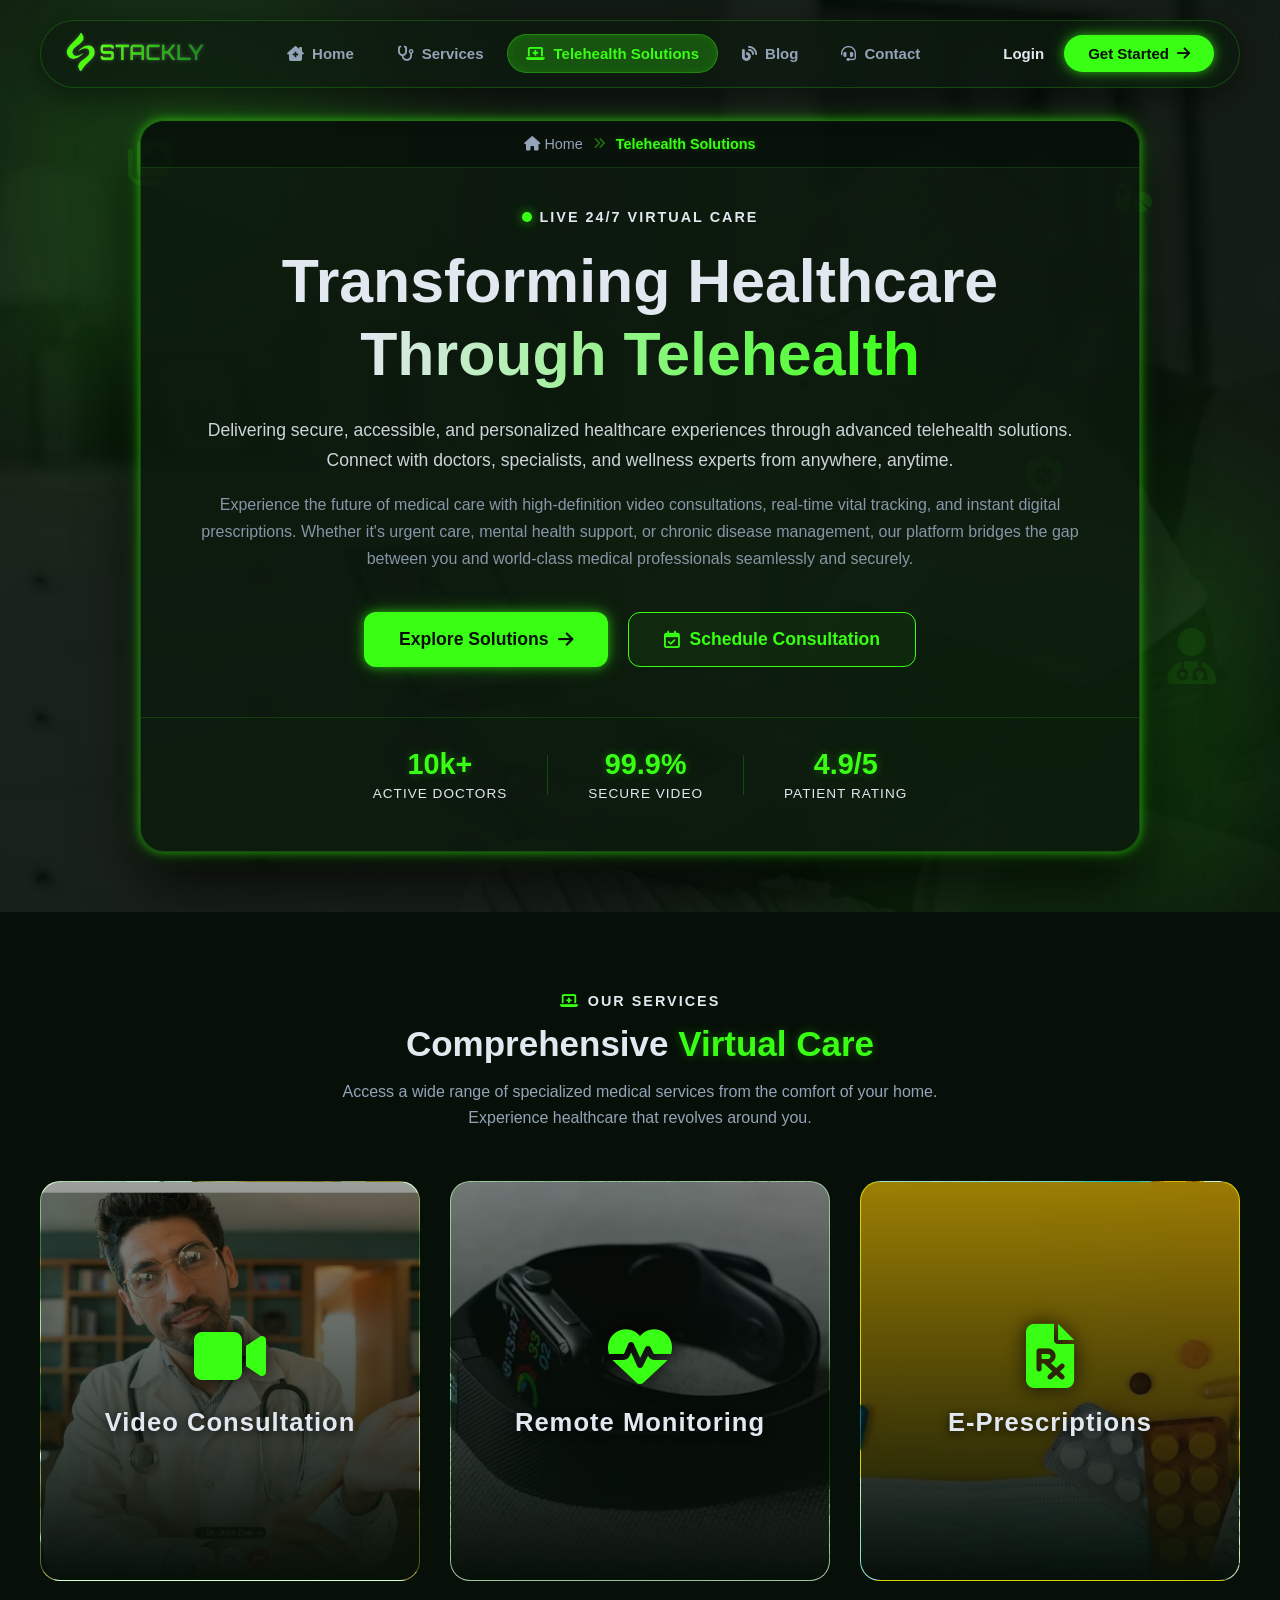
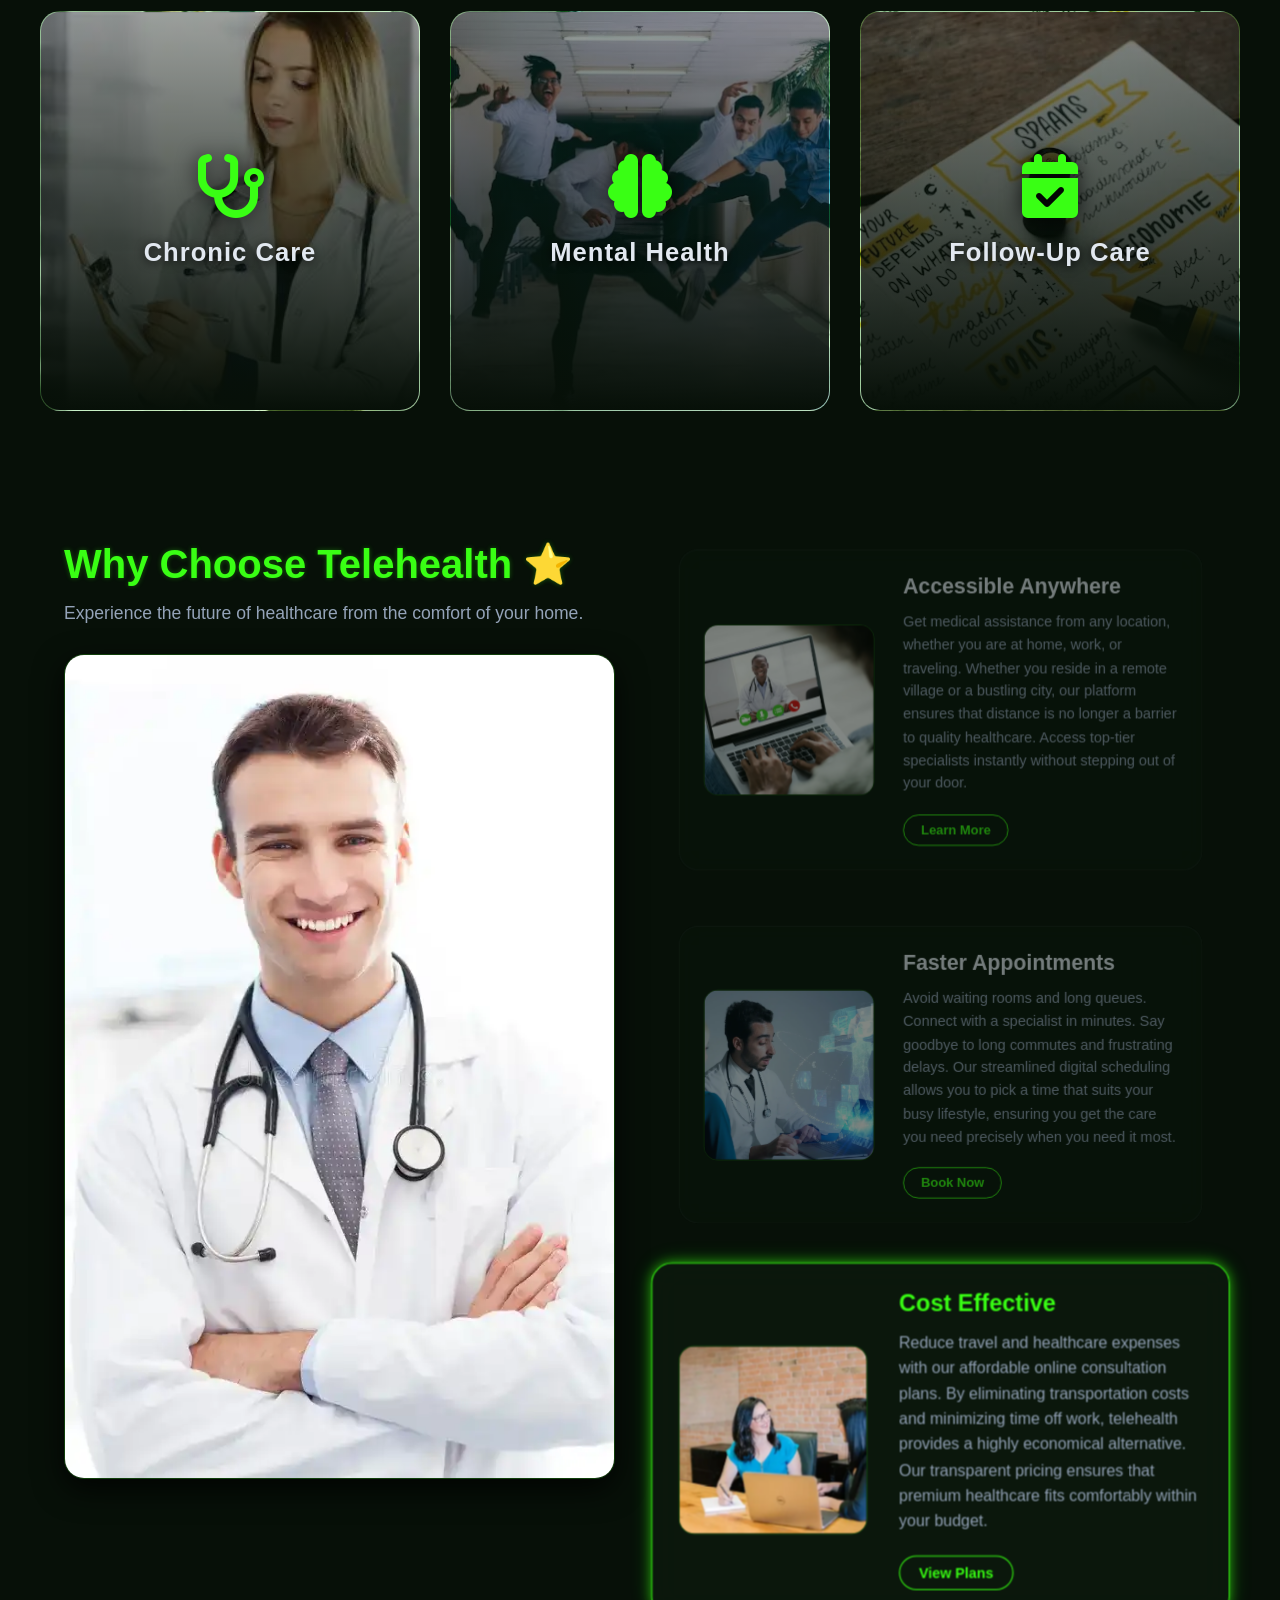
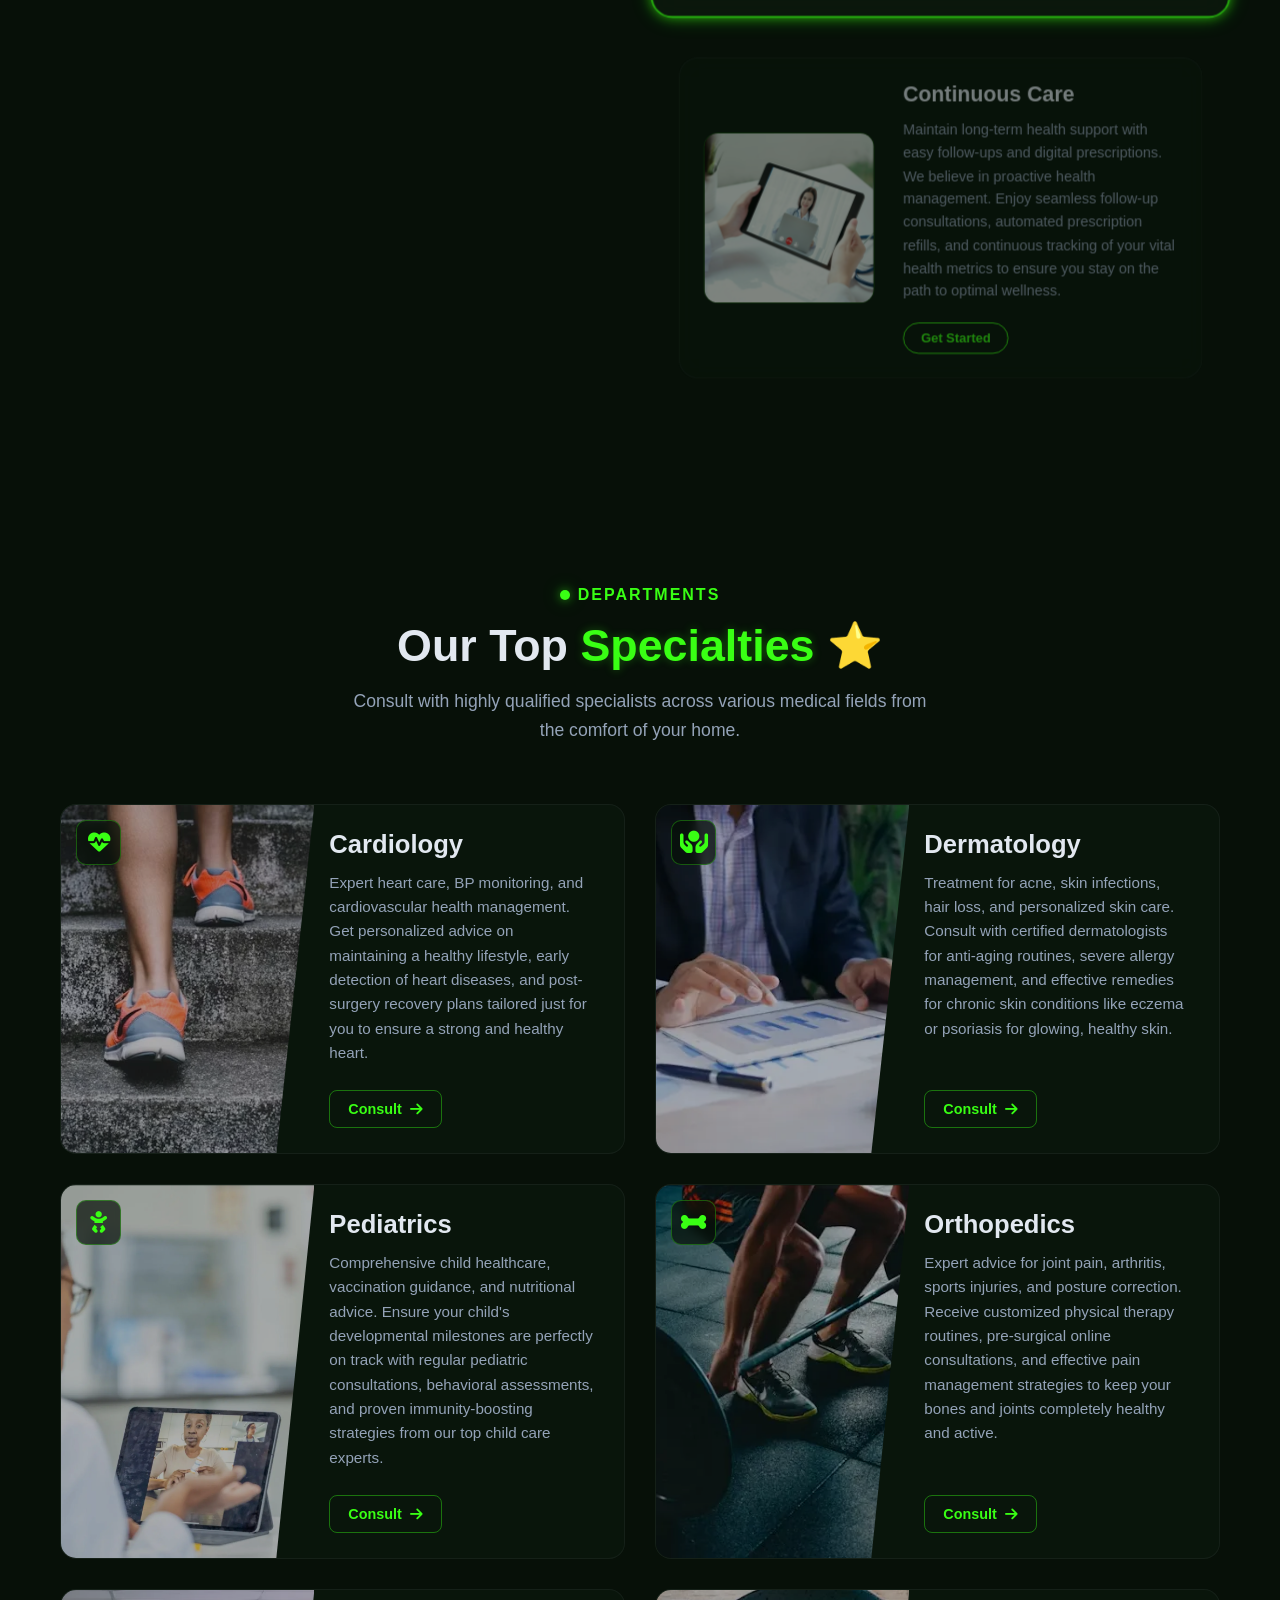
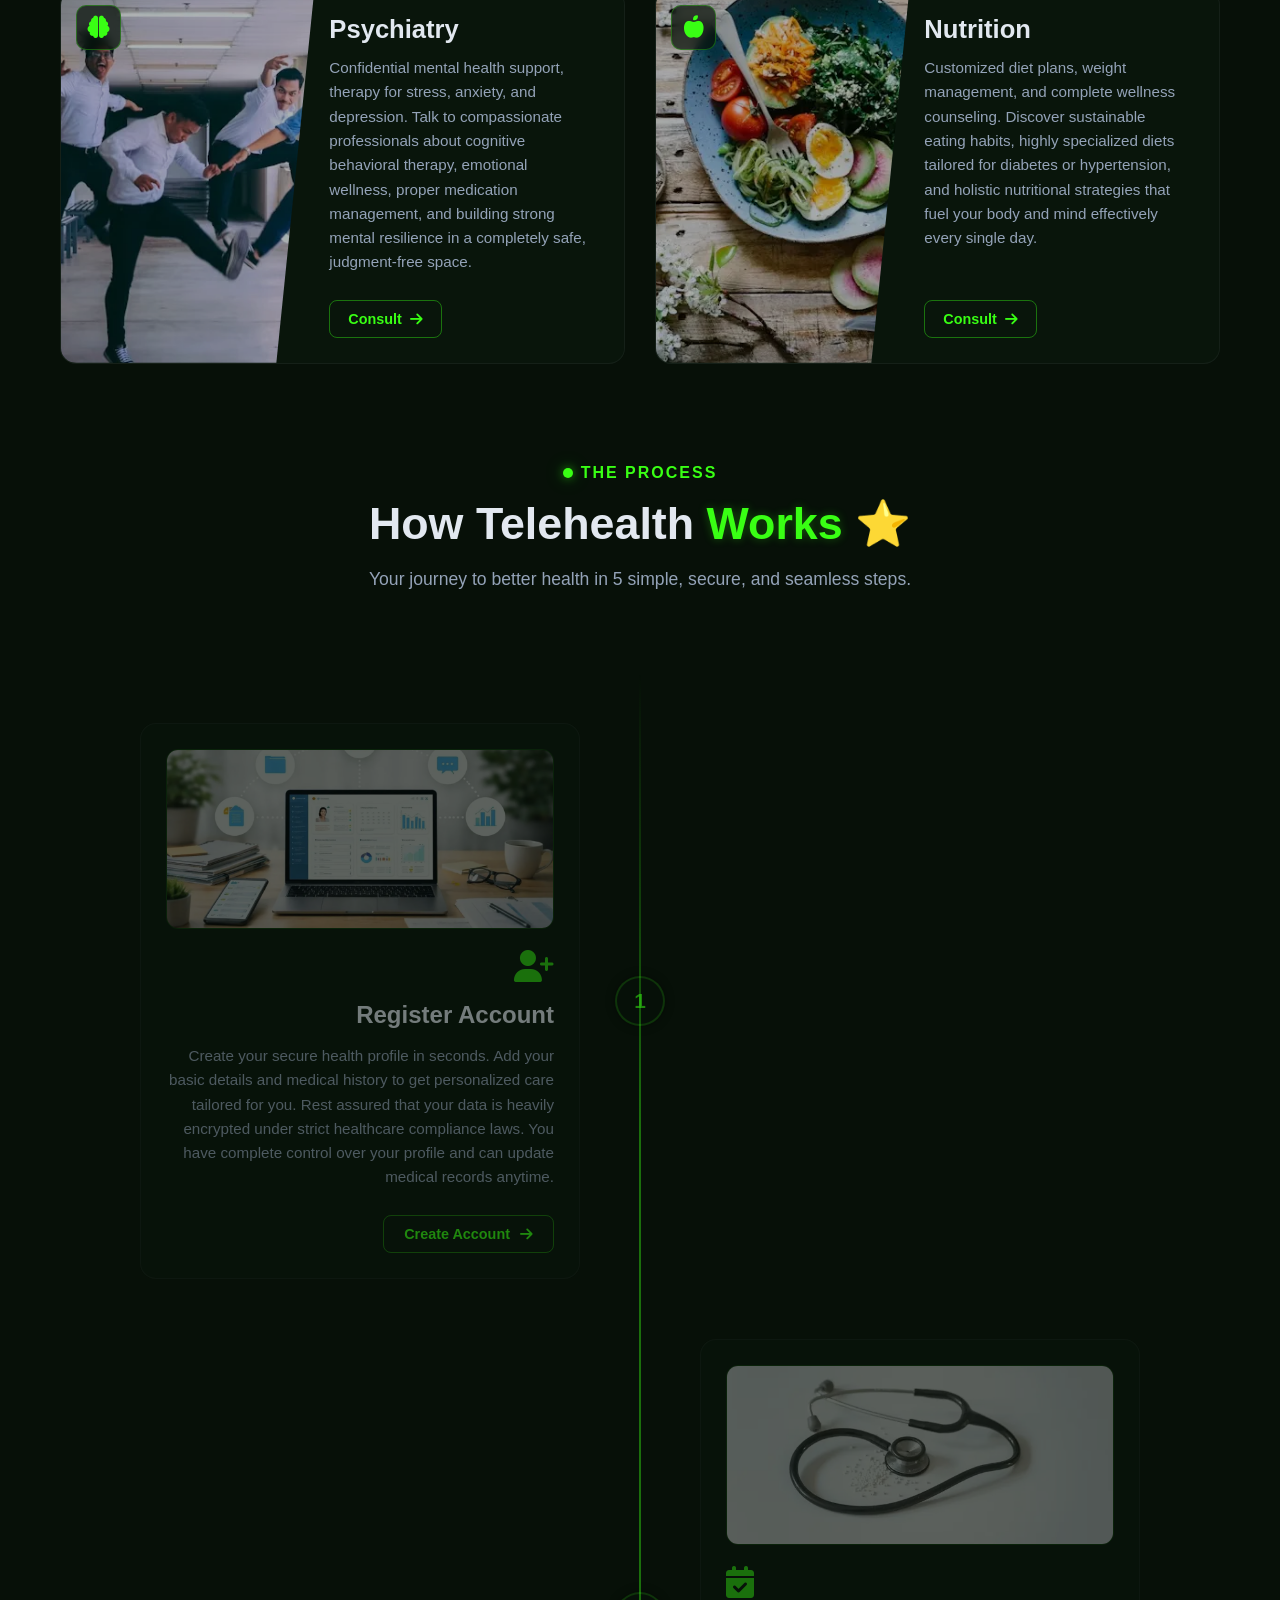
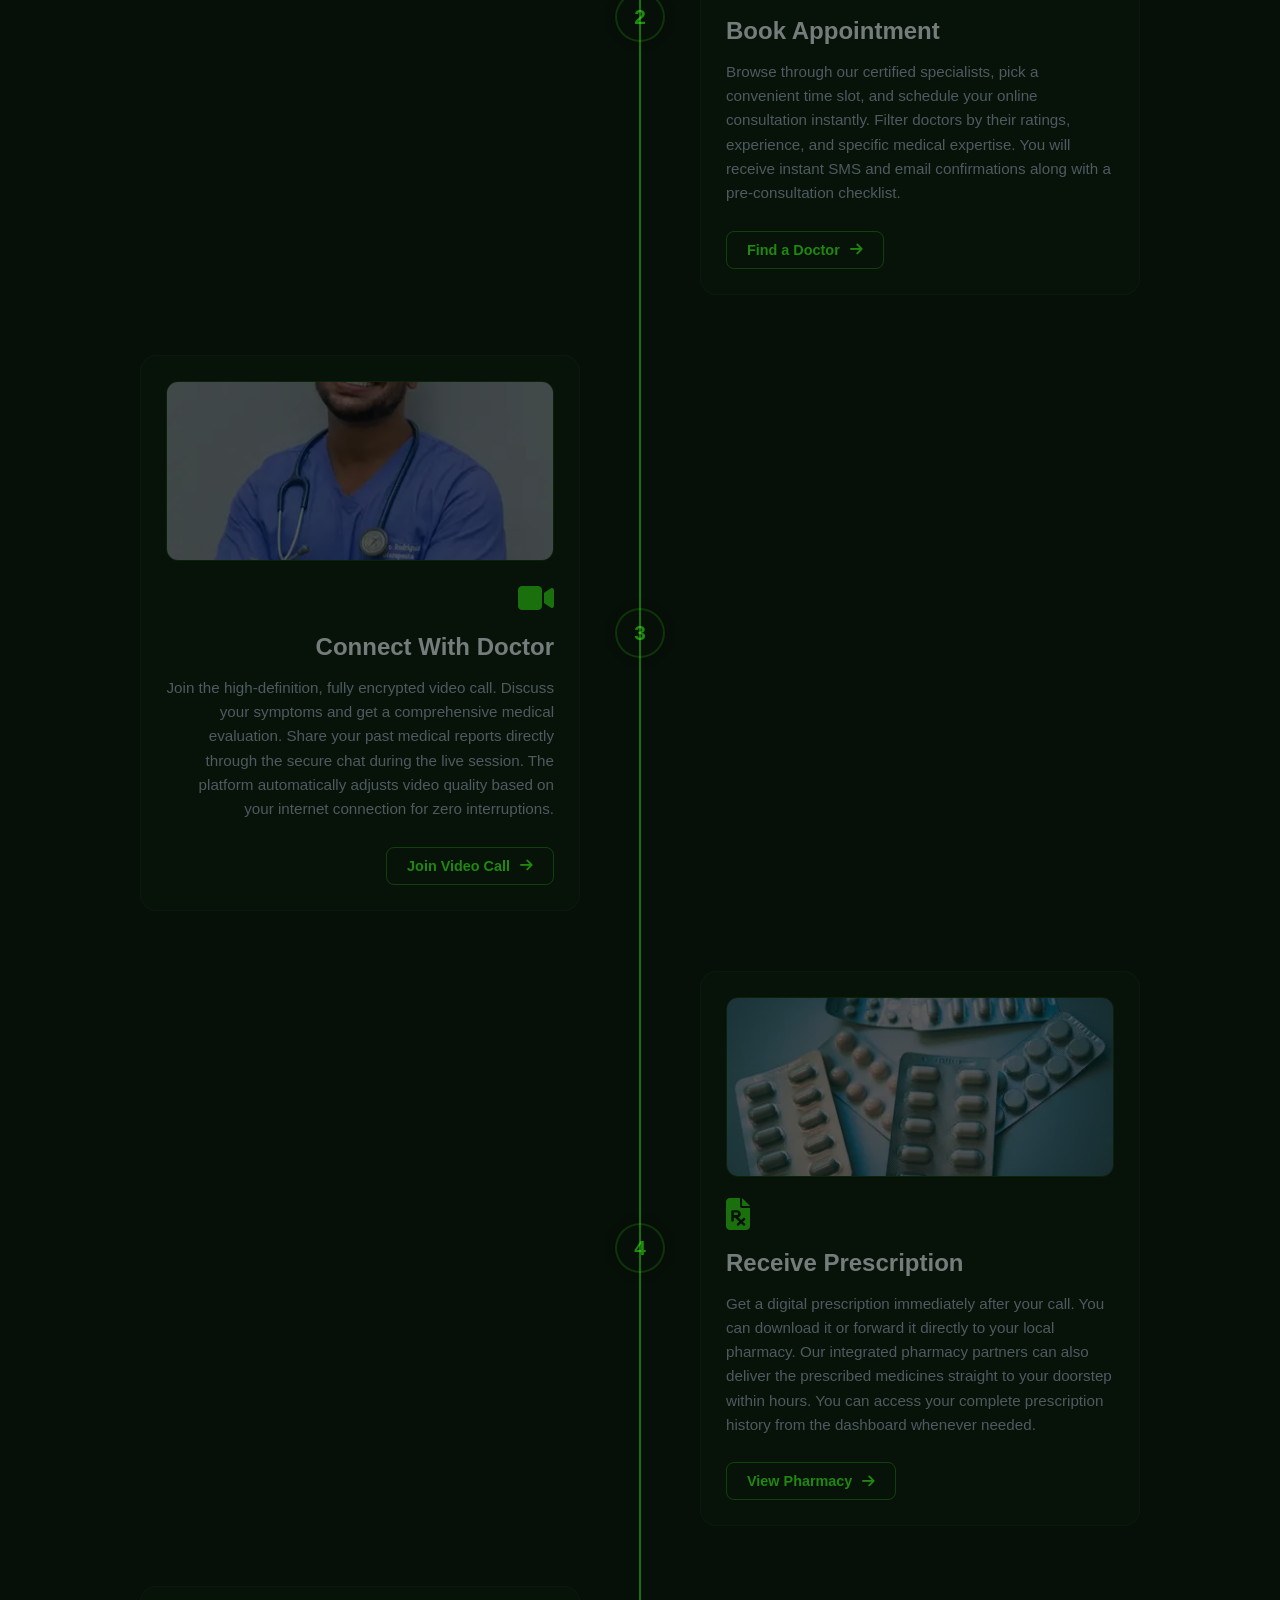
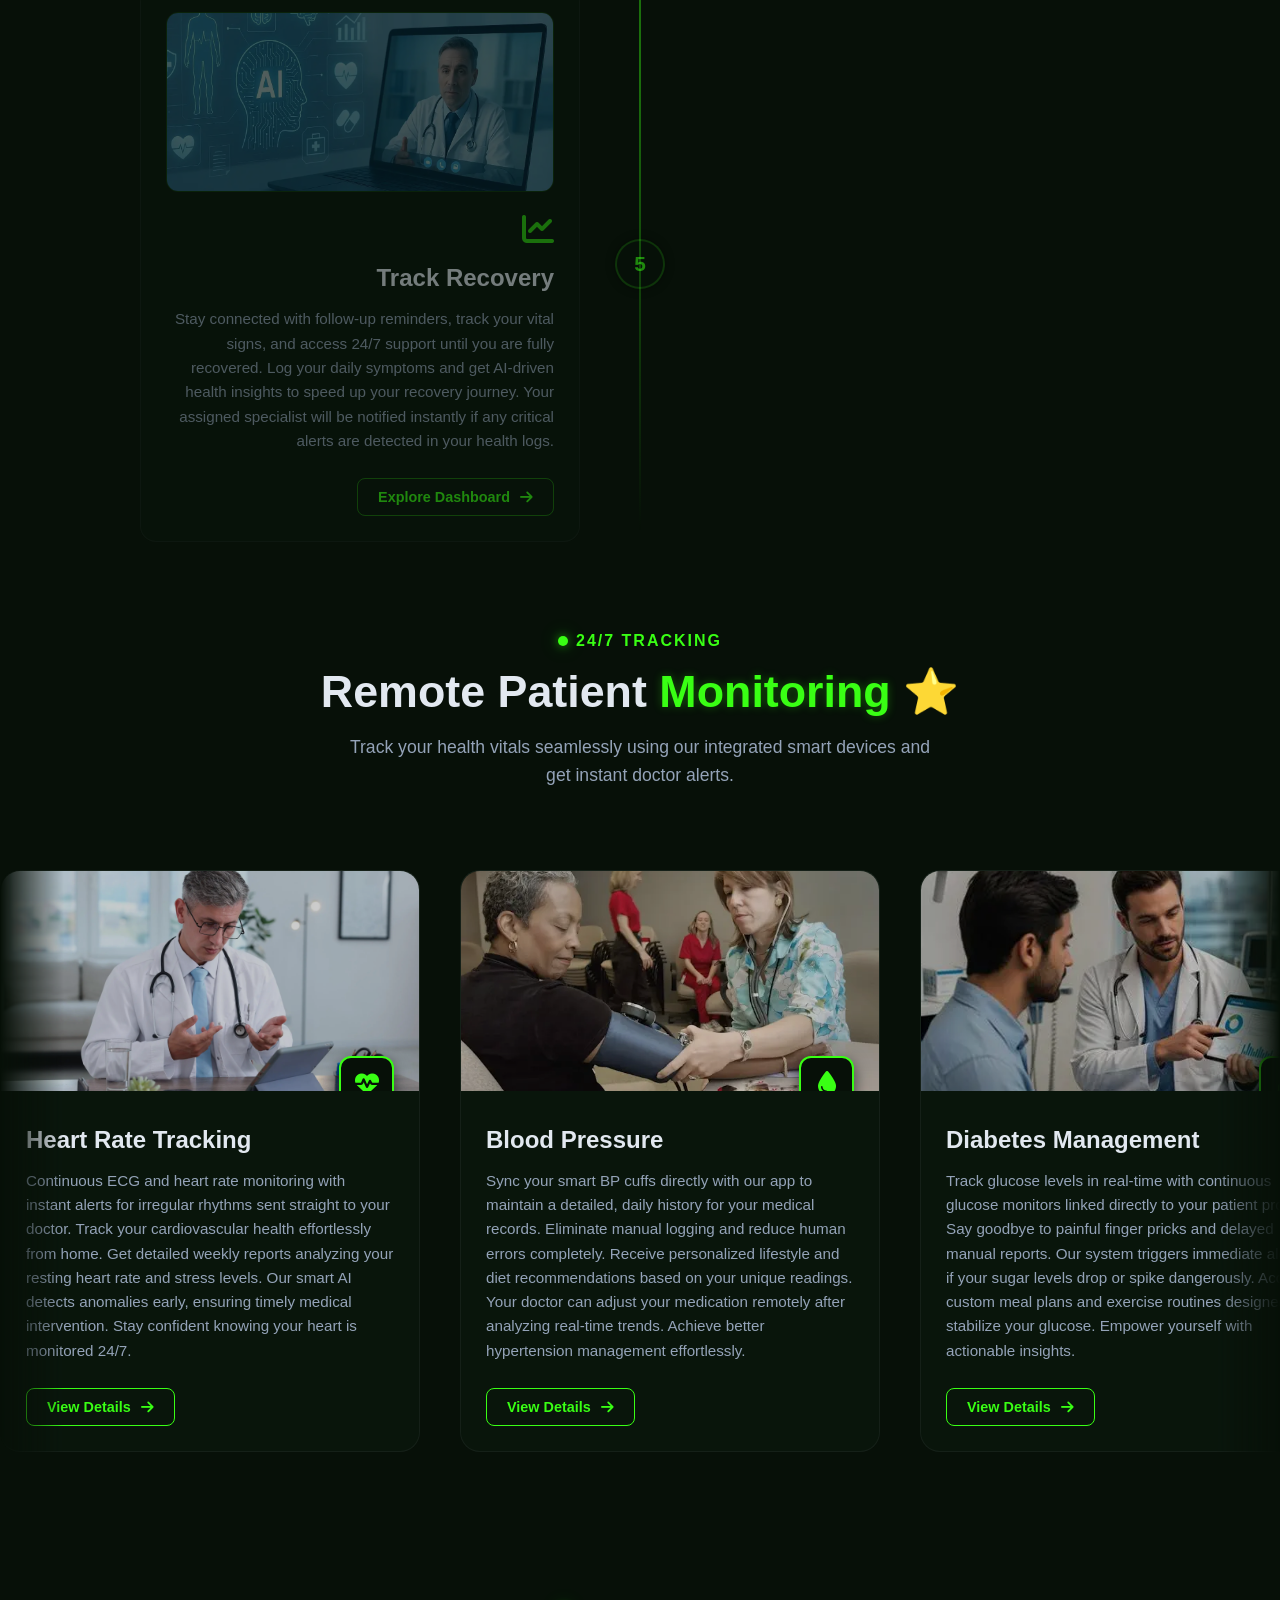
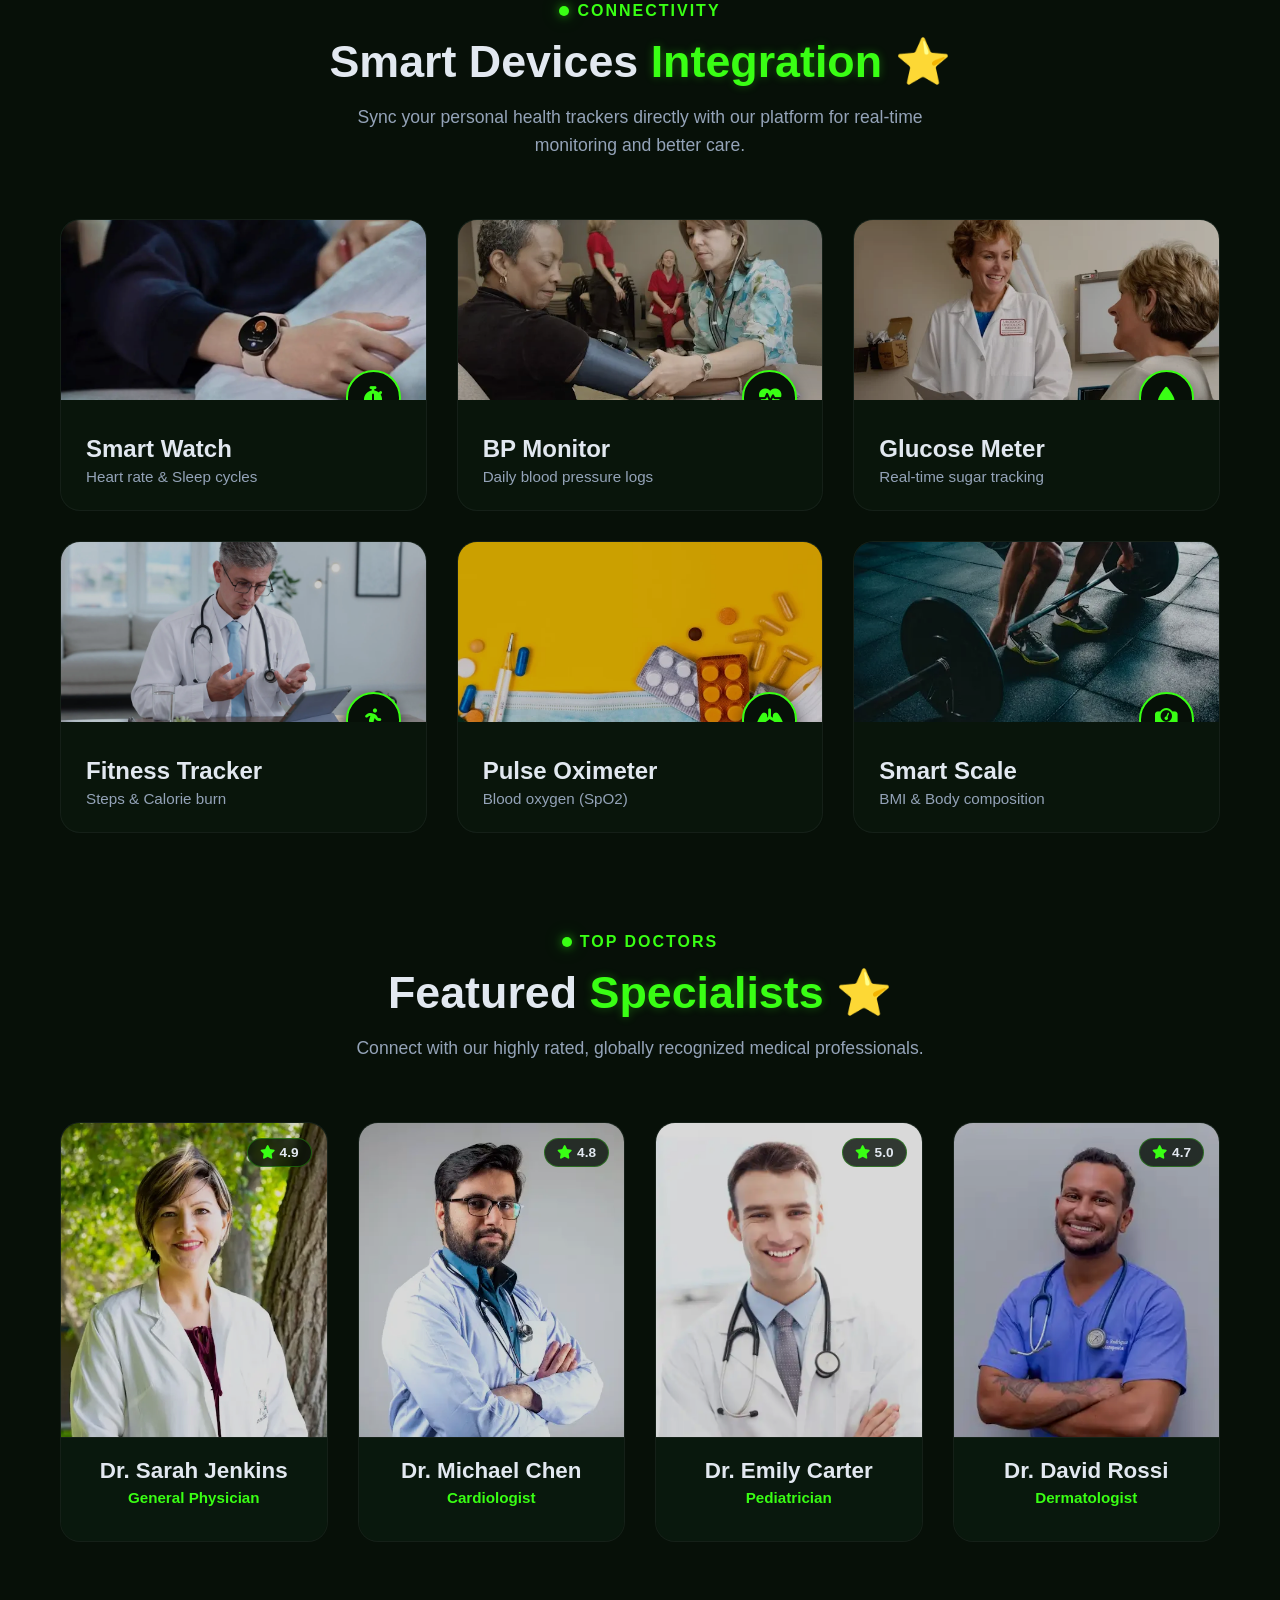
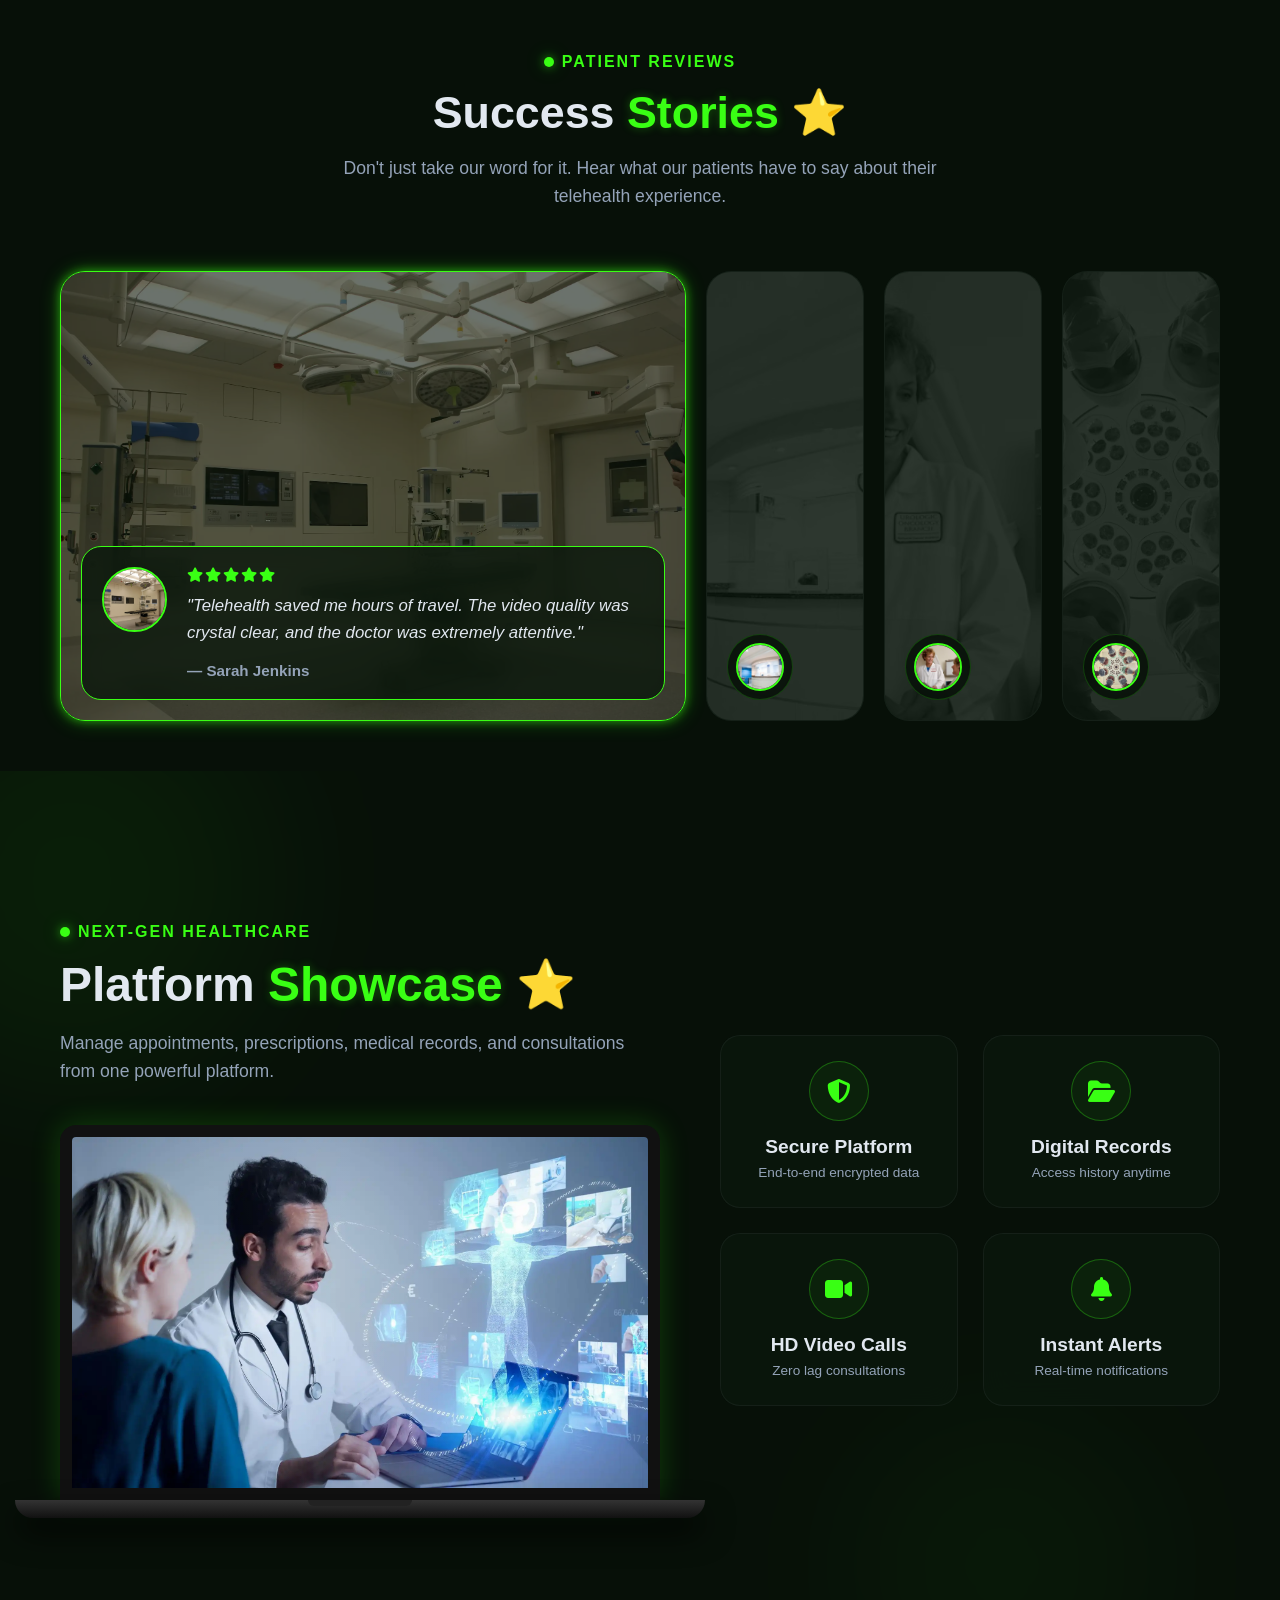
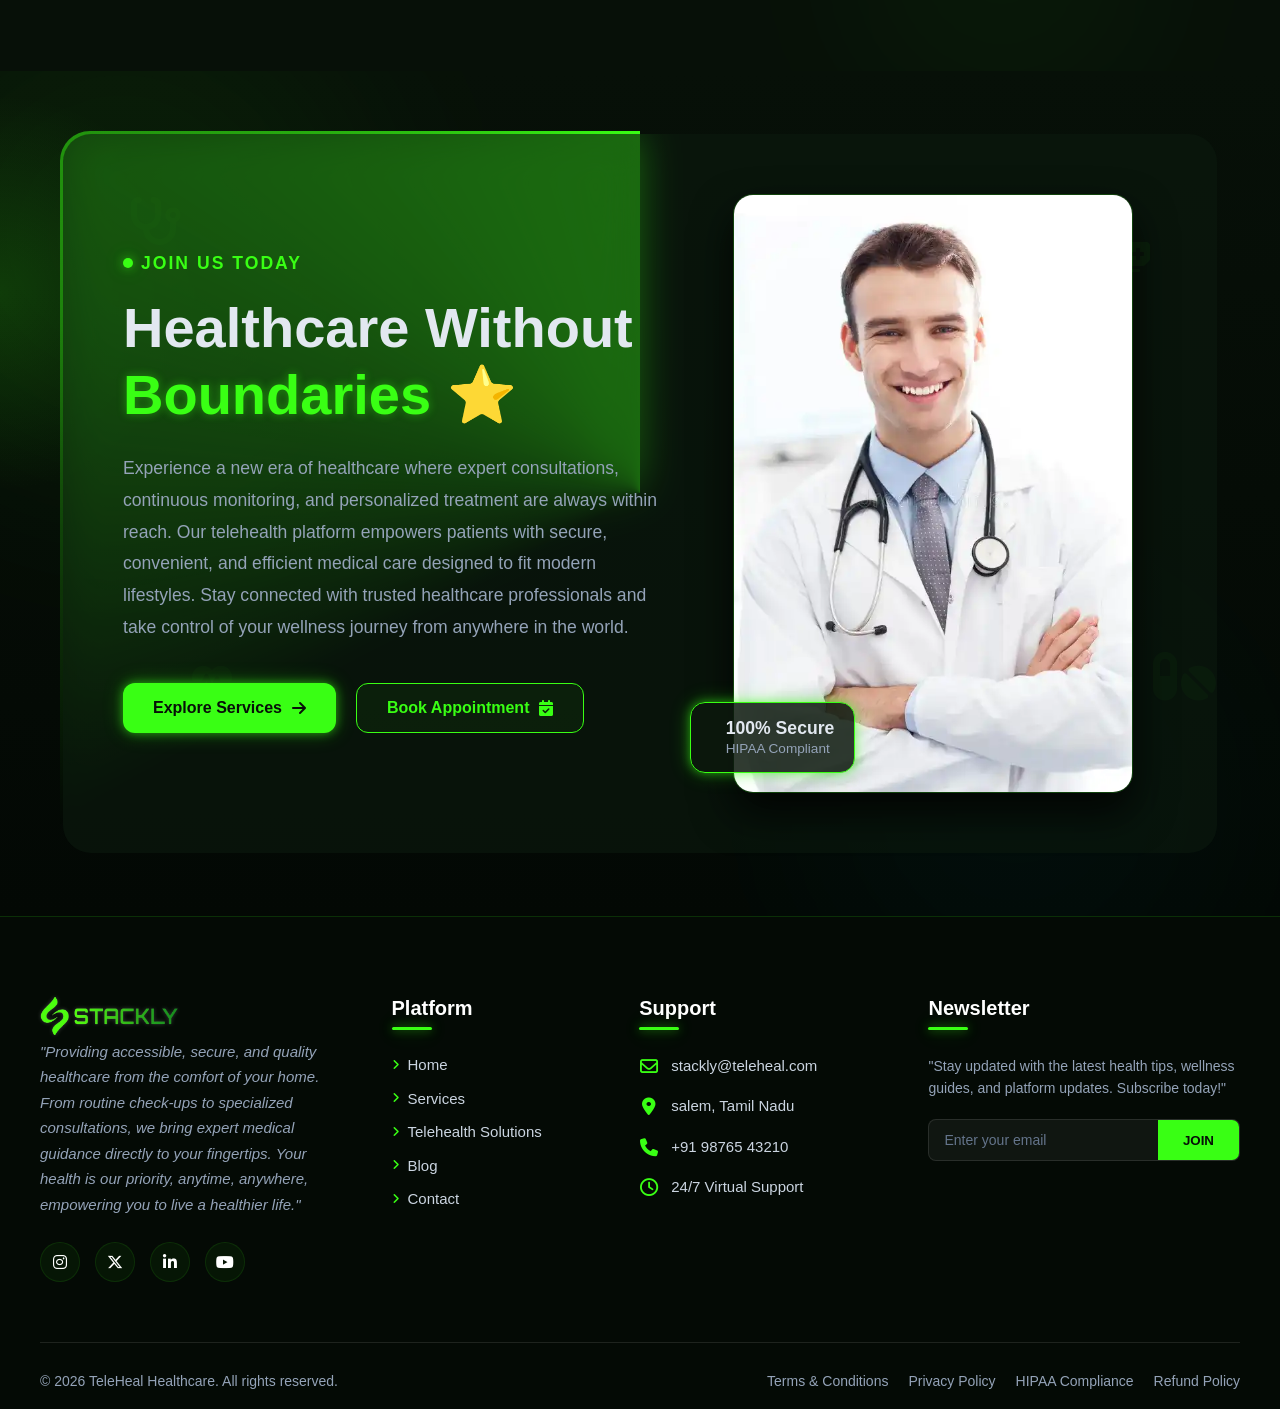
<file: telehealth.html>
<!DOCTYPE html>
<html lang="en">

<head>
    <meta charset="UTF-8">
    <meta name="viewport" content="width=device-width, initial-scale=1.0">
    <meta property="og:title" content="Your Website Title Here">
    <meta property="og:description" content="Join our premium online learning platform and upgrade your skills today.">
    <meta property="og:image" content="https://yourwebsite.com/asset/preview-image.jpg">
    <meta property="og:url" content="https://yourwebsite.com">
    <meta property="og:type" content="website">
    <meta name="description"
        content="Join our premium online learning platform. Access interactive courses, live community zones, and expert tutors to upgrade your skills today.">
    <link rel="icon" type="image/png" href="./asset/logo_Favicon.webp">
    <title>Stackly - Telehealth Page</title>
    <link rel="stylesheet" href="https://cdnjs.cloudflare.com/ajax/libs/font-awesome/6.5.2/css/all.min.css">
    <link rel="stylesheet" href="telehealth.css">
    <link rel="stylesheet" href="common.css">
</head>

<body>

    <nav class="navbar" id="myNavbar">
        <div class="logo">
            <a href="index.html">
                <img src="./asset/greenlogo.webp" loading="lazy" alt="Stackly Logo">
            </a>
        </div>

        <button class="hamburger" onclick="toggleMobileMenu()">
            <i class="fas fa-bars" id="hamburger-icon"></i>
        </button>

        <ul class="nav-menu">
            <li><a href="index.html" class="nav-link"><i class="fas fa-clinic-medical"></i> Home</a></li>
            <li><a href="service.html" class="nav-link"><i class="fas fa-stethoscope"></i> Services</a></li>
            <li><a href="telehealth.html" class="nav-link active"><i class="fas fa-laptop-medical"></i> Telehealth
                    Solutions</a></li>
            <li><a href="blog.html" class="nav-link"><i class="fas fa-blog"></i> Blog</a></li>
            <li><a href="contact.html" class="nav-link"><i class="fas fa-headset"></i> Contact</a></li>
        </ul>

        <div class="nav-actions">
            <a href="login.html" class="login-btn">Login</a>
            <a href="register.html" class="get-started-btn">Get Started <i class="fas fa-arrow-right"></i></a>
        </div>
    </nav>


    <section id="hero-telehealth" class="hero-section">

        <div class="hero-bg-image"></div>

        <div class="aurora-container">
            <div class="aurora-blob blob-1"></div>
            <div class="aurora-blob blob-2"></div>
            <div class="aurora-blob blob-3"></div>
        </div>

        <i class="fa-solid fa-notes-medical float-icon icon-1"></i>
        <i class="fa-solid fa-heart-pulse float-icon icon-2"></i>
        <i class="fa-solid fa-pills float-icon icon-3"></i>
        <i class="fa-solid fa-user-doctor float-icon icon-4"></i>
        <i class="fa-solid fa-shield-virus float-icon icon-5"></i>

        <div class="container">

            <div class="glass-hero-card dash-anim" style="--delay: 0.2s;">

                <div class="breadcrumb-container">
                    <div class="breadcrumb">
                        <a href="index.html"><i class="fa-solid fa-house"></i> Home</a>
                        <i class="fa-solid fa-angles-right separator"></i>
                        <span class="current">Telehealth Solutions</span>
                    </div>
                </div>

                <div class="tagline">
                    <span class="pulse-dot"></span> Live 24/7 Virtual Care
                </div>

                <h1 class="hero-title">
                    Transforming Healthcare <br>
                    <span class="gradient-text">Through Telehealth</span>
                </h1>

                <div class="hero-description">
                    <p>Delivering secure, accessible, and personalized healthcare experiences through advanced
                        telehealth solutions. Connect with doctors, specialists, and wellness experts from anywhere,
                        anytime.</p>
                    <p>Experience the future of medical care with high-definition video consultations, real-time vital
                        tracking, and instant digital prescriptions. Whether it's urgent care, mental health support, or
                        chronic disease management, our platform bridges the gap between you and world-class medical
                        professionals seamlessly and securely.</p>
                </div>

                <div class="hero-buttons">
                    <button class="btn-glow" onclick="window.location.href='404page.html'">
                        <span>Explore Solutions</span>
                        <i class="fa-solid fa-arrow-right"></i>
                    </button>
                    <button class="btn-glass" onclick="window.location.href='404page.html'">
                        <i class="fa-regular fa-calendar-check"></i>
                        <span>Schedule Consultation</span>
                    </button>
                </div>

                <div class="trust-stats">
                    <div class="stat-item">
                        <strong>10k+</strong>
                        <span>Active Doctors</span>
                    </div>
                    <div class="stat-divider"></div>
                    <div class="stat-item">
                        <strong>99.9%</strong>
                        <span>Secure Video</span>
                    </div>
                    <div class="stat-divider"></div>
                    <div class="stat-item">
                        <strong>4.9/5</strong>
                        <span>Patient Rating</span>
                    </div>
                </div>
            </div>

        </div>
    </section>



    <section id="telehealth-solutions" class="view-section active"
        style="padding: 80px 20px; background: var(--dark-bg);">

        <div class="container" style="max-width: 1200px; margin: 0 auto;">

            <div class="section-header dash-anim" style="--delay: 0.1s; text-align: center; margin-bottom: 50px;">
                <div class="tagline" style="justify-content: center; margin-bottom: 15px;">
                    <i class="fa-solid fa-laptop-medical" style="color: var(--neon-green);"></i> Our Services
                </div>
                <h2 style="color: var(--text-light); font-size: 35px; font-weight: 800; margin-bottom: 15px;">
                    Comprehensive <span
                        style="color: var(--neon-green); text-shadow: 0 0 10px rgba(57,255,20,0.3);">Virtual Care</span>
                </h2>
                <p style="color: var(--text-muted); max-width: 600px; margin: 0 auto; line-height: 1.6;">
                    Access a wide range of specialized medical services from the comfort of your home. Experience
                    healthcare that revolves around you.
                </p>
            </div>

            <div class="solutions-grid">

                <div class="flip-card dash-anim" style="--delay: 0.2s;">
                    <div class="flip-card-inner">
                        <div class="flip-card-front" style="background-image: url('./asset/s13.webp');">
                            <div class="front-overlay"></div>
                            <i class="fa-solid fa-video card-icon"></i>
                            <h3 class="card-title">Video Consultation</h3>
                        </div>
                        <div class="flip-card-back">
                            <i class="fa-solid fa-video back-icon"></i>
                            <h3>Video Consultation</h3>
                            <p>Connect face-to-face with top-tier specialists in high definition. Discuss symptoms and
                                get instant expert advice securely.</p>
                            <button class="btn-flip-cta" onclick="window.location.href='404page.html'">Book Now <i
                                    class="fa-solid fa-arrow-right"></i></button>
                        </div>
                    </div>
                </div>

                <div class="flip-card dash-anim" style="--delay: 0.3s;">
                    <div class="flip-card-inner">
                        <div class="flip-card-front" style="background-image: url('./asset/f5.webp');">
                            <div class="front-overlay"></div>
                            <i class="fa-solid fa-heart-pulse card-icon"></i>
                            <h3 class="card-title">Remote Monitoring</h3>
                        </div>
                        <div class="flip-card-back">
                            <i class="fa-solid fa-heart-pulse back-icon"></i>
                            <h3>Remote Monitoring</h3>
                            <p>Track your vitals in real-time using smart devices. Our medical team continuously
                                monitors your health metrics for proactive care.</p>
                            <button class="btn-flip-cta" onclick="window.location.href='404page.html'">Learn More <i
                                    class="fa-solid fa-arrow-right"></i></button>
                        </div>
                    </div>
                </div>

                <div class="flip-card dash-anim" style="--delay: 0.4s;">
                    <div class="flip-card-inner">
                        <div class="flip-card-front" style="background-image: url('./asset/f6.webp');">
                            <div class="front-overlay"></div>
                            <i class="fa-solid fa-file-prescription card-icon"></i>
                            <h3 class="card-title">E-Prescriptions</h3>
                        </div>
                        <div class="flip-card-back">
                            <i class="fa-solid fa-file-prescription back-icon"></i>
                            <h3>E-Prescriptions</h3>
                            <p>Receive digital prescriptions directly to your app. Send them instantly to your local
                                pharmacy for quick and easy refills.</p>
                            <button class="btn-flip-cta" onclick="window.location.href='404page.html'">View Details <i
                                    class="fa-solid fa-arrow-right"></i></button>
                        </div>
                    </div>
                </div>

                <div class="flip-card dash-anim" style="--delay: 0.5s;">
                    <div class="flip-card-inner">
                        <div class="flip-card-front" style="background-image: url('./asset/a8.webp');">
                            <div class="front-overlay"></div>
                            <i class="fa-solid fa-stethoscope card-icon"></i>
                            <h3 class="card-title">Chronic Care</h3>
                        </div>
                        <div class="flip-card-back">
                            <i class="fa-solid fa-stethoscope back-icon"></i>
                            <h3>Chronic Care</h3>
                            <p>Dedicated long-term management for conditions like Diabetes and Hypertension. Regular
                                check-ins and tailored lifestyle plans.</p>
                            <button class="btn-flip-cta" onclick="window.location.href='404page.html'">Get Support <i
                                    class="fa-solid fa-arrow-right"></i></button>
                        </div>
                    </div>
                </div>

                <div class="flip-card dash-anim" style="--delay: 0.6s;">
                    <div class="flip-card-inner">
                        <div class="flip-card-front" style="background-image: url('./asset/f7.webp');">
                            <div class="front-overlay"></div>
                            <i class="fa-solid fa-brain card-icon"></i>
                            <h3 class="card-title">Mental Health</h3>
                        </div>
                        <div class="flip-card-back">
                            <i class="fa-solid fa-brain back-icon"></i>
                            <h3>Mental Health</h3>
                            <p>Confidential and compassionate therapy sessions. Connect with licensed psychologists and
                                psychiatrists for your mental well-being.</p>
                            <button class="btn-flip-cta" onclick="window.location.href='404page.html'">Find Therapist <i
                                    class="fa-solid fa-arrow-right"></i></button>
                        </div>
                    </div>
                </div>

                <div class="flip-card dash-anim" style="--delay: 0.7s;">
                    <div class="flip-card-inner">
                        <div class="flip-card-front" style="background-image: url('./asset/f8.webp');">
                            <div class="front-overlay"></div>
                            <i class="fa-solid fa-calendar-check card-icon"></i>
                            <h3 class="card-title">Follow-Up Care</h3>
                        </div>
                        <div class="flip-card-back">
                            <i class="fa-solid fa-calendar-check back-icon"></i>
                            <h3>Follow-Up Care</h3>
                            <p>Post-treatment monitoring to ensure full recovery. Schedule brief check-ins to discuss
                                progress and adjust medications if needed.</p>
                            <button class="btn-flip-cta" onclick="window.location.href='404page.html'">Schedule Now <i
                                    class="fa-solid fa-arrow-right"></i></button>
                        </div>
                    </div>
                </div>

            </div>
        </div>
    </section>


    <section class="wt-section">
        <div class="wt-container">

            <div class="wt-left-sticky">
                <div class="wt-sticky-content">
                    <h2>Why Choose Telehealth ⭐</h2>
                    <p>Experience the future of healthcare from the comfort of your home.</p>
                    <img src="./asset/a5.webp" loading="lazy" alt="Doctor Online" class="wt-doctor-img">
                </div>
            </div>

            <div class="wt-right-cards">

                <div class="wt-glass-card">
                    <img src="./asset/s3.webp" loading="lazy" alt="Accessible Anywhere" class="wt-card-img">
                    <div class="wt-card-content">
                        <h3>Accessible Anywhere</h3>
                        <p>Get medical assistance from any location, whether you are at home, work, or traveling.
                            Whether you reside in a remote village or a bustling city, our platform ensures that
                            distance is no longer a barrier to quality healthcare. Access top-tier specialists instantly
                            without stepping out of your door.</p>
                        <button class="wt-primary-btn" onclick="window.location.href='404page.html'">Learn More</button>
                    </div>
                </div>

                <div class="wt-glass-card">
                    <img src="./asset/s16.webp" loading="lazy" alt="Faster Appointments" class="wt-card-img">
                    <div class="wt-card-content">
                        <h3>Faster Appointments</h3>
                        <p>Avoid waiting rooms and long queues. Connect with a specialist in minutes. Say goodbye to
                            long commutes and frustrating delays. Our streamlined digital scheduling allows you to pick
                            a time that suits your busy lifestyle, ensuring you get the care you need precisely when you
                            need it most.</p>
                        <button class="wt-primary-btn" onclick="window.location.href='404page.html'">Book Now</button>
                    </div>
                </div>

                <div class="wt-glass-card">
                    <img src="./asset/s7.webp" loading="lazy" alt="Cost Effective" class="wt-card-img">
                    <div class="wt-card-content">
                        <h3>Cost Effective</h3>
                        <p>Reduce travel and healthcare expenses with our affordable online consultation plans. By
                            eliminating transportation costs and minimizing time off work, telehealth provides a highly
                            economical alternative. Our transparent pricing ensures that premium healthcare fits
                            comfortably within your budget.</p>
                        <button class="wt-primary-btn" onclick="window.location.href='404page.html'">View Plans</button>
                    </div>
                </div>

                <div class="wt-glass-card">
                    <img src="./asset/q6.webp" loading="lazy" alt="Continuous Care" class="wt-card-img">
                    <div class="wt-card-content">
                        <h3>Continuous Care</h3>
                        <p>Maintain long-term health support with easy follow-ups and digital prescriptions. We believe
                            in proactive health management. Enjoy seamless follow-up consultations, automated
                            prescription refills, and continuous tracking of your vital health metrics to ensure you
                            stay on the path to optimal wellness.</p>
                        <button class="wt-primary-btn" onclick="window.location.href='404page.html'">Get
                            Started</button>
                    </div>
                </div>

            </div>
        </div>
    </section>


    <section id="specialties" class="dept-section">
        <div class="container" style="max-width: 1200px; margin: 0 auto; padding: 0 20px;">

            <div class="dept-header dash-anim" style="--delay: 0.1s;">
                <div class="dept-tagline"><span class="pulse-dot"></span> Departments</div>
                <h2>Our Top <span class="dept-highlight">Specialties</span> ⭐</h2>
                <p>Consult with highly qualified specialists across various medical fields from the comfort of your
                    home.</p>
            </div>

            <div class="dept-grid">

                <div class="dept-card dash-anim" style="--delay: 0.2s;">
                    <div class="dept-img-box">
                        <img src="./asset/t3.webp" loading="lazy" alt="Cardiology">
                        <div class="dept-icon"><i class="fa-solid fa-heart-pulse"></i></div>
                    </div>
                    <div class="dept-content">
                        <h3>Cardiology</h3>
                        <p>Expert heart care, BP monitoring, and cardiovascular health management. Get personalized
                            advice on maintaining a healthy lifestyle, early detection of heart diseases, and
                            post-surgery recovery plans tailored just for you to ensure a strong and healthy heart.</p>
                        <button class="dept-btn" onclick="window.location.href='404page.html'">Consult <i
                                class="fa-solid fa-arrow-right"></i></button>
                    </div>
                </div>

                <div class="dept-card dash-anim" style="--delay: 0.3s;">
                    <div class="dept-img-box">
                        <img src="./asset/e1.webp" loading="lazy" alt="Dermatology">
                        <div class="dept-icon"><i class="fa-solid fa-hands-holding-circle"></i></div>
                    </div>
                    <div class="dept-content">
                        <h3>Dermatology</h3>
                        <p>Treatment for acne, skin infections, hair loss, and personalized skin care. Consult with
                            certified dermatologists for anti-aging routines, severe allergy management, and effective
                            remedies for chronic skin conditions like eczema or psoriasis for glowing, healthy skin.</p>
                        <button class="dept-btn" onclick="window.location.href='404page.html'">Consult <i
                                class="fa-solid fa-arrow-right"></i></button>
                    </div>
                </div>

                <div class="dept-card dash-anim" style="--delay: 0.4s;">
                    <div class="dept-img-box">
                        <img src="./asset/q5.webp" loading="lazy" alt="Pediatrics">
                        <div class="dept-icon"><i class="fa-solid fa-baby"></i></div>
                    </div>
                    <div class="dept-content">
                        <h3>Pediatrics</h3>
                        <p>Comprehensive child healthcare, vaccination guidance, and nutritional advice. Ensure your
                            child's developmental milestones are perfectly on track with regular pediatric
                            consultations, behavioral assessments, and proven immunity-boosting strategies from our top
                            child care experts.</p>
                        <button class="dept-btn" onclick="window.location.href='404page.html'">Consult <i
                                class="fa-solid fa-arrow-right"></i></button>
                    </div>
                </div>

                <div class="dept-card dash-anim" style="--delay: 0.5s;">
                    <div class="dept-img-box">
                        <img src="./asset/e10.webp" loading="lazy" alt="Orthopedics">
                        <div class="dept-icon"><i class="fa-solid fa-bone"></i></div>
                    </div>
                    <div class="dept-content">
                        <h3>Orthopedics</h3>
                        <p>Expert advice for joint pain, arthritis, sports injuries, and posture correction. Receive
                            customized physical therapy routines, pre-surgical online consultations, and effective pain
                            management strategies to keep your bones and joints completely healthy and active.</p>
                        <button class="dept-btn" onclick="window.location.href='404page.html'">Consult <i
                                class="fa-solid fa-arrow-right"></i></button>
                    </div>
                </div>

                <div class="dept-card dash-anim" style="--delay: 0.6s;">
                    <div class="dept-img-box">
                        <img src="./asset/f7.webp" loading="lazy" alt="Psychiatry">
                        <div class="dept-icon"><i class="fa-solid fa-brain"></i></div>
                    </div>
                    <div class="dept-content">
                        <h3>Psychiatry</h3>
                        <p>Confidential mental health support, therapy for stress, anxiety, and depression. Talk to
                            compassionate professionals about cognitive behavioral therapy, emotional wellness, proper
                            medication management, and building strong mental resilience in a completely safe,
                            judgment-free space.</p>
                        <button class="dept-btn" onclick="window.location.href='404page.html'">Consult <i
                                class="fa-solid fa-arrow-right"></i></button>
                    </div>
                </div>

                <div class="dept-card dash-anim" style="--delay: 0.7s;">
                    <div class="dept-img-box">
                        <img src="./asset/e5.webp" loading="lazy" alt="Nutrition">
                        <div class="dept-icon"><i class="fa-solid fa-apple-whole"></i></div>
                    </div>
                    <div class="dept-content">
                        <h3>Nutrition</h3>
                        <p>Customized diet plans, weight management, and complete wellness counseling. Discover
                            sustainable eating habits, highly specialized diets tailored for diabetes or hypertension,
                            and holistic nutritional strategies that fuel your body and mind effectively every single
                            day.</p>
                        <button class="dept-btn" onclick="window.location.href='404page.html'">Consult <i
                                class="fa-solid fa-arrow-right"></i></button>
                    </div>
                </div>

            </div>
        </div>
    </section>


    <section id="how-it-works" class="hw-section">
        <div class="container" style="max-width: 1100px; margin: 0 auto; padding: 0 20px;">

            <div class="hw-header dash-anim" style="--delay: 0.1s;">
                <div class="hw-tagline"><span class="pulse-dot"></span> The Process</div>
                <h2>How Telehealth <span class="hw-highlight">Works</span> ⭐</h2>
                <p>Your journey to better health in 5 simple, secure, and seamless steps.</p>
            </div>

            <div class="hw-timeline">
                <div class="hw-line"></div>

                <div class="hw-step left">
                    <div class="hw-number">1</div>
                    <div class="hw-content">
                        <img src="./asset/s11.webp" loading="lazy" alt="Register Account" class="hw-card-img">
                        <div class="hw-icon"><i class="fa-solid fa-user-plus"></i></div>
                        <h3>Register Account</h3>
                        <p>Create your secure health profile in seconds. Add your basic details and medical history to
                            get personalized care tailored for you. Rest assured that your data is heavily encrypted
                            under strict healthcare compliance laws. You have complete control over your profile and can
                            update medical records anytime.</p>
                        <button class="hw-btn" onclick="window.location.href='404page.html'">Create Account <i
                                class="fa-solid fa-arrow-right"></i></button>
                    </div>
                </div>

                <div class="hw-step right">
                    <div class="hw-number">2</div>
                    <div class="hw-content">
                        <img src="./asset/s5.webp" loading="lazy" alt="Book Appointment" class="hw-card-img">
                        <div class="hw-icon"><i class="fa-solid fa-calendar-check"></i></div>
                        <h3>Book Appointment</h3>
                        <p>Browse through our certified specialists, pick a convenient time slot, and schedule your
                            online consultation instantly. Filter doctors by their ratings, experience, and specific
                            medical expertise. You will receive instant SMS and email confirmations along with a
                            pre-consultation checklist.</p>
                        <button class="hw-btn" onclick="window.location.href='404page.html'">Find a Doctor <i
                                class="fa-solid fa-arrow-right"></i></button>
                    </div>
                </div>

                <div class="hw-step left">
                    <div class="hw-number">3</div>
                    <div class="hw-content">
                        <img src="./asset/a6.webp" loading="lazy" alt="Connect With Doctor" class="hw-card-img">
                        <div class="hw-icon"><i class="fa-solid fa-video"></i></div>
                        <h3>Connect With Doctor</h3>
                        <p>Join the high-definition, fully encrypted video call. Discuss your symptoms and get a
                            comprehensive medical evaluation. Share your past medical reports directly through the
                            secure chat during the live session. The platform automatically adjusts video quality based
                            on your internet connection for zero interruptions.</p>
                        <button class="hw-btn" onclick="window.location.href='404page.html'">Join Video Call <i
                                class="fa-solid fa-arrow-right"></i></button>
                    </div>
                </div>

                <div class="hw-step right">
                    <div class="hw-number">4</div>
                    <div class="hw-content">
                        <img src="./asset/e6.webp" loading="lazy" alt="Receive Prescription" class="hw-card-img">
                        <div class="hw-icon"><i class="fa-solid fa-file-prescription"></i></div>
                        <h3>Receive Prescription</h3>
                        <p>Get a digital prescription immediately after your call. You can download it or forward it
                            directly to your local pharmacy. Our integrated pharmacy partners can also deliver the
                            prescribed medicines straight to your doorstep within hours. You can access your complete
                            prescription history from the dashboard whenever needed.</p>
                        <button class="hw-btn" onclick="window.location.href='404page.html'">View Pharmacy <i
                                class="fa-solid fa-arrow-right"></i></button>
                    </div>
                </div>

                <div class="hw-step left">
                    <div class="hw-number">5</div>
                    <div class="hw-content">
                        <img src="./asset/s15.webp" loading="lazy" alt="Track Recovery" class="hw-card-img">
                        <div class="hw-icon"><i class="fa-solid fa-chart-line"></i></div>
                        <h3>Track Recovery</h3>
                        <p>Stay connected with follow-up reminders, track your vital signs, and access 24/7 support
                            until you are fully recovered. Log your daily symptoms and get AI-driven health insights to
                            speed up your recovery journey. Your assigned specialist will be notified instantly if any
                            critical alerts are detected in your health logs.</p>
                        <button class="hw-btn" onclick="window.location.href='404page.html'">Explore Dashboard <i
                                class="fa-solid fa-arrow-right"></i></button>
                    </div>
                </div>

            </div>
        </div>
    </section>


    <section id="remote-monitoring" class="rpm-section">
        <div class="container" style="max-width: 1200px; margin: 0 auto; padding: 0 20px;">

            <div class="rpm-header dash-anim" style="--delay: 0.1s;">
                <div class="rpm-tagline"><span class="pulse-dot"></span> 24/7 Tracking</div>
                <h2>Remote Patient <span class="rpm-highlight">Monitoring</span> ⭐</h2>
                <p>Track your health vitals seamlessly using our integrated smart devices and get instant doctor alerts.
                </p>
            </div>

        </div>

        <div class="rpm-marquee-wrapper dash-anim" style="--delay: 0.3s;">
            <div class="rpm-marquee-track">

                <div class="rpm-card">
                    <div class="rpm-img-wrapper">
                        <img src="./asset/q2.webp" loading="lazy" alt="Heart Rate" class="rpm-card-img">
                        <div class="rpm-icon"><i class="fa-solid fa-heart-pulse"></i></div>
                    </div>
                    <div class="rpm-card-body">
                        <h3>Heart Rate Tracking</h3>
                        <p>Continuous ECG and heart rate monitoring with instant alerts for irregular rhythms sent
                            straight to your doctor. Track your cardiovascular health effortlessly from home. Get
                            detailed weekly reports analyzing your resting heart rate and stress levels. Our smart AI
                            detects anomalies early, ensuring timely medical intervention. Stay confident knowing your
                            heart is monitored 24/7.</p>
                        <button class="rpm-btn" onclick="window.location.href='404page.html'">View Details <i
                                class="fa-solid fa-arrow-right"></i></button>
                    </div>
                </div>

                <div class="rpm-card">
                    <div class="rpm-img-wrapper">
                        <img src="./asset/y1.webp" loading="lazy" alt="Blood Pressure" class="rpm-card-img">
                        <div class="rpm-icon"><i class="fa-solid fa-droplet"></i></div>
                    </div>
                    <div class="rpm-card-body">
                        <h3>Blood Pressure</h3>
                        <p>Sync your smart BP cuffs directly with our app to maintain a detailed, daily history for your
                            medical records. Eliminate manual logging and reduce human errors completely. Receive
                            personalized lifestyle and diet recommendations based on your unique readings. Your doctor
                            can adjust your medication remotely after analyzing real-time trends. Achieve better
                            hypertension management effortlessly.</p>
                        <button class="rpm-btn" onclick="window.location.href='404page.html'">View Details <i
                                class="fa-solid fa-arrow-right"></i></button>
                    </div>
                </div>

                <div class="rpm-card">
                    <div class="rpm-img-wrapper">
                        <img src="./asset/y2.webp" loading="lazy" alt="Diabetes Management" class="rpm-card-img">
                        <div class="rpm-icon"><i class="fa-solid fa-syringe"></i></div>
                    </div>
                    <div class="rpm-card-body">
                        <h3>Diabetes Management</h3>
                        <p>Track glucose levels in real-time with continuous glucose monitors linked directly to your
                            patient profile. Say goodbye to painful finger pricks and delayed manual reports. Our system
                            triggers immediate alerts if your sugar levels drop or spike dangerously. Access custom meal
                            plans and exercise routines designed to stabilize your glucose. Empower yourself with
                            actionable insights.</p>
                        <button class="rpm-btn" onclick="window.location.href='404page.html'">View Details <i
                                class="fa-solid fa-arrow-right"></i></button>
                    </div>
                </div>

                <div class="rpm-card">
                    <div class="rpm-img-wrapper">
                        <img src="./asset/y3.webp" loading="lazy" alt="Sleep Tracking" class="rpm-card-img">
                        <div class="rpm-icon"><i class="fa-solid fa-bed"></i></div>
                    </div>
                    <div class="rpm-card-body">
                        <h3>Sleep Tracking</h3>
                        <p>Analyze deep sleep, REM cycles, and sleep apnea patterns overnight for better rest and faster
                            recovery. Understand how your breathing affects your overall energy levels during the day.
                            Receive personalized bedtime routines and relaxation techniques from sleep specialists. We
                            provide weekly graphical breakdowns to help you improve your sleep hygiene. Wake up feeling
                            fully energized.</p>
                        <button class="rpm-btn" onclick="window.location.href='404page.html'">View Details <i
                                class="fa-solid fa-arrow-right"></i></button>
                    </div>
                </div>

                <div class="rpm-card">
                    <div class="rpm-img-wrapper">
                        <img src="./asset/e8.webp" loading="lazy" alt="Fitness Monitoring" class="rpm-card-img">
                        <div class="rpm-icon"><i class="fa-solid fa-person-running"></i></div>
                    </div>
                    <div class="rpm-card-body">
                        <h3>Fitness Monitoring</h3>
                        <p>Log daily activities, calorie burn, step count, and oxygen levels to stay completely on top
                            of your physical health. Connect your favorite smartwatches and fitness bands seamlessly to
                            our platform. Set realistic fitness goals and track your progress with interactive virtual
                            milestones. Share your achievements with your healthcare provider for integrated plans. Take
                            charge of your fitness.</p>
                        <button class="rpm-btn" onclick="window.location.href='404page.html'">View Details <i
                                class="fa-solid fa-arrow-right"></i></button>
                    </div>
                </div>

                <div class="rpm-card">
                    <div class="rpm-img-wrapper">
                        <img src="./asset/q2.webp" loading="lazy" alt="Heart Rate" class="rpm-card-img">
                        <div class="rpm-icon"><i class="fa-solid fa-heart-pulse"></i></div>
                    </div>
                    <div class="rpm-card-body">
                        <h3>Heart Rate Tracking</h3>
                        <p>Continuous ECG and heart rate monitoring with instant alerts for irregular rhythms sent
                            straight to your doctor. Track your cardiovascular health effortlessly from home. Get
                            detailed weekly reports analyzing your resting heart rate and stress levels. Our smart AI
                            detects anomalies early, ensuring timely medical intervention. Stay confident knowing your
                            heart is monitored 24/7.</p>
                        <button class="rpm-btn" onclick="window.location.href='404page.html'">View Details <i
                                class="fa-solid fa-arrow-right"></i></button>
                    </div>
                </div>

                <div class="rpm-card">
                    <div class="rpm-img-wrapper">
                        <img src="./asset/y1.webp" loading="lazy" alt="Blood Pressure" class="rpm-card-img">
                        <div class="rpm-icon"><i class="fa-solid fa-droplet"></i></div>
                    </div>
                    <div class="rpm-card-body">
                        <h3>Blood Pressure</h3>
                        <p>Sync your smart BP cuffs directly with our app to maintain a detailed, daily history for your
                            medical records. Eliminate manual logging and reduce human errors completely. Receive
                            personalized lifestyle and diet recommendations based on your unique readings. Your doctor
                            can adjust your medication remotely after analyzing real-time trends. Achieve better
                            hypertension management effortlessly.</p>
                        <button class="rpm-btn" onclick="window.location.href='404page.html'">View Details <i
                                class="fa-solid fa-arrow-right"></i></button>
                    </div>
                </div>

                <div class="rpm-card">
                    <div class="rpm-img-wrapper">
                        <img src="./asset/y2.webp" loading="lazy" alt="Diabetes Management" class="rpm-card-img">
                        <div class="rpm-icon"><i class="fa-solid fa-syringe"></i></div>
                    </div>
                    <div class="rpm-card-body">
                        <h3>Diabetes Management</h3>
                        <p>Track glucose levels in real-time with continuous glucose monitors linked directly to your
                            patient profile. Say goodbye to painful finger pricks and delayed manual reports. Our system
                            triggers immediate alerts if your sugar levels drop or spike dangerously. Access custom meal
                            plans and exercise routines designed to stabilize your glucose. Empower yourself with
                            actionable insights.</p>
                        <button class="rpm-btn" onclick="window.location.href='404page.html'">View Details <i
                                class="fa-solid fa-arrow-right"></i></button>
                    </div>
                </div>

                <div class="rpm-card">
                    <div class="rpm-img-wrapper">
                        <img src="./asset/y3.webp" loading="lazy" alt="Sleep Tracking" class="rpm-card-img">
                        <div class="rpm-icon"><i class="fa-solid fa-bed"></i></div>
                    </div>
                    <div class="rpm-card-body">
                        <h3>Sleep Tracking</h3>
                        <p>Analyze deep sleep, REM cycles, and sleep apnea patterns overnight for better rest and faster
                            recovery. Understand how your breathing affects your overall energy levels during the day.
                            Receive personalized bedtime routines and relaxation techniques from sleep specialists. We
                            provide weekly graphical breakdowns to help you improve your sleep hygiene. Wake up feeling
                            fully energized.</p>
                        <button class="rpm-btn" onclick="window.location.href='404page.html'">View Details <i
                                class="fa-solid fa-arrow-right"></i></button>
                    </div>
                </div>

                <div class="rpm-card">
                    <div class="rpm-img-wrapper">
                        <img src="./asset/e8.webp" loading="lazy" alt="Fitness Monitoring" class="rpm-card-img">
                        <div class="rpm-icon"><i class="fa-solid fa-person-running"></i></div>
                    </div>
                    <div class="rpm-card-body">
                        <h3>Fitness Monitoring</h3>
                        <p>Log daily activities, calorie burn, step count, and oxygen levels to stay completely on top
                            of your physical health. Connect your favorite smartwatches and fitness bands seamlessly to
                            our platform. Set realistic fitness goals and track your progress with interactive virtual
                            milestones. Share your achievements with your healthcare provider for integrated plans. Take
                            charge of your fitness.</p>
                        <button class="rpm-btn" onclick="window.location.href='404page.html'">View Details <i
                                class="fa-solid fa-arrow-right"></i></button>
                    </div>
                </div>

            </div>
        </div>
    </section>


    <section id="smart-devices" class="sdi-section">
        <div class="container" style="max-width: 1200px; margin: 0 auto; padding: 0 20px;">

            <div class="sdi-header dash-anim" style="--delay: 0.1s;">
                <div class="sdi-tagline"><span class="pulse-dot"></span> Connectivity</div>
                <h2>Smart Devices <span class="sdi-highlight">Integration</span> ⭐</h2>
                <p>Sync your personal health trackers directly with our platform for real-time monitoring and better
                    care.</p>
            </div>

            <div class="sdi-grid">

                <div class="sdi-card dash-anim" style="--delay: 0.2s;">
                    <div class="sdi-img-wrapper">
                        <img src="./asset/y4.webp" loading="lazy" alt="Smart Watch" class="sdi-card-img">
                        <div class="sdi-icon"><i class="fa-solid fa-stopwatch"></i></div>
                    </div>
                    <div class="sdi-card-body">
                        <h3>Smart Watch</h3>
                        <p class="sdi-subtitle">Heart rate & Sleep cycles</p>
                        <div class="sdi-hidden-content">
                            <p>Sync your daily vitals, sleep cycles, and heart rate seamlessly to our telehealth
                                dashboard for continuous remote monitoring.</p>
                            <button class="sdi-btn" onclick="window.location.href='404page.html'">Connect <i
                                    class="fa-solid fa-link"></i></button>
                        </div>
                    </div>
                </div>

                <div class="sdi-card dash-anim" style="--delay: 0.3s;">
                    <div class="sdi-img-wrapper">
                        <img src="./asset/y1.webp" loading="lazy" alt="Blood Pressure Monitor" class="sdi-card-img">
                        <div class="sdi-icon"><i class="fa-solid fa-heart-pulse"></i></div>
                    </div>
                    <div class="sdi-card-body">
                        <h3>BP Monitor</h3>
                        <p class="sdi-subtitle">Daily blood pressure logs</p>
                        <div class="sdi-hidden-content">
                            <p>Connect your Bluetooth BP cuff to automatically log daily readings, eliminating manual
                                errors and sharing data instantly with your physician.</p>
                            <button class="sdi-btn" onclick="window.location.href='404page.html'">Connect <i
                                    class="fa-solid fa-link"></i></button>
                        </div>
                    </div>
                </div>

                <div class="sdi-card dash-anim" style="--delay: 0.4s;">
                    <div class="sdi-img-wrapper">
                        <img src="./asset/f4.webp" loading="lazy" alt="Glucose Meter" class="sdi-card-img">
                        <div class="sdi-icon"><i class="fa-solid fa-droplet"></i></div>
                    </div>
                    <div class="sdi-card-body">
                        <h3>Glucose Meter</h3>
                        <p class="sdi-subtitle">Real-time sugar tracking</p>
                        <div class="sdi-hidden-content">
                            <p>Pair your continuous glucose monitor for real-time tracking, low/high alerts, and
                                tailored dietary advice directly from our specialists.</p>
                            <button class="sdi-btn" onclick="window.location.href='404page.html'">Connect <i
                                    class="fa-solid fa-link"></i></button>
                        </div>
                    </div>
                </div>

                <div class="sdi-card dash-anim" style="--delay: 0.5s;">
                    <div class="sdi-img-wrapper">
                        <img src="./asset/q2.webp" loading="lazy" alt="Fitness Tracker" class="sdi-card-img">
                        <div class="sdi-icon"><i class="fa-solid fa-person-running"></i></div>
                    </div>
                    <div class="sdi-card-body">
                        <h3>Fitness Tracker</h3>
                        <p class="sdi-subtitle">Steps & Calorie burn</p>
                        <div class="sdi-hidden-content">
                            <p>Link your favorite fitness bands to monitor step counts, active calories, and overall
                                physical progress to achieve your health goals.</p>
                            <button class="sdi-btn" onclick="window.location.href='404page.html'">Connect <i
                                    class="fa-solid fa-link"></i></button>
                        </div>
                    </div>
                </div>

                <div class="sdi-card dash-anim" style="--delay: 0.6s;">
                    <div class="sdi-img-wrapper">
                        <img src="./asset/f6.webp" loading="lazy" alt="Pulse Oximeter" class="sdi-card-img">
                        <div class="sdi-icon"><i class="fa-solid fa-lungs"></i></div>
                    </div>
                    <div class="sdi-card-body">
                        <h3>Pulse Oximeter</h3>
                        <p class="sdi-subtitle">Blood oxygen (SpO2)</p>
                        <div class="sdi-hidden-content">
                            <p>Automatically transmit your daily blood oxygen levels and pulse rate to your health
                                dashboard for proactive respiratory care.</p>
                            <button class="sdi-btn" onclick="window.location.href='404page.html'">Connect <i
                                    class="fa-solid fa-link"></i></button>
                        </div>
                    </div>
                </div>

                <div class="sdi-card dash-anim" style="--delay: 0.7s;">
                    <div class="sdi-img-wrapper">
                        <img src="./asset/e10.webp" loading="lazy" alt="Smart Scale" class="sdi-card-img">
                        <div class="sdi-icon"><i class="fa-solid fa-weight-scale"></i></div>
                    </div>
                    <div class="sdi-card-body">
                        <h3>Smart Scale</h3>
                        <p class="sdi-subtitle">BMI & Body composition</p>
                        <div class="sdi-hidden-content">
                            <p>Sync weight, BMI, and body fat percentage instantly. Track your physical transformations
                                and align them with personalized diet plans.</p>
                            <button class="sdi-btn" onclick="window.location.href='404page.html'">Connect <i
                                    class="fa-solid fa-link"></i></button>
                        </div>
                    </div>
                </div>

            </div>
        </div>
    </section>

    <section id="specialists" class="fs-section">
        <div class="container" style="max-width: 1200px; margin: 0 auto; padding: 0 20px;">

            <div class="fs-header dash-anim" style="--delay: 0.1s;">
                <div class="fs-tagline"><span class="pulse-dot"></span> Top Doctors</div>
                <h2>Featured <span class="fs-highlight">Specialists</span> ⭐</h2>
                <p>Connect with our highly rated, globally recognized medical professionals.</p>
            </div>

            <div class="fs-grid">

                <div class="fs-card dash-anim" style="--delay: 0.2s;">
                    <div class="fs-img-box">
                        <img src="./asset/s1.webp" loading="lazy" alt="Dr. Sarah Jenkins">
                        <div class="fs-rating-badge"><i class="fa-solid fa-star"></i> 4.9</div>
                    </div>
                    <div class="fs-info-box">
                        <h3>Dr. Sarah Jenkins</h3>
                        <p class="fs-specialty">General Physician</p>
                        <div class="fs-hidden-details">
                            <div class="fs-stats">
                                <span><i class="fa-solid fa-briefcase-medical"></i> 12+ Yrs Exp</span>
                                <span><i class="fa-regular fa-clock"></i> Mon-Sat</span>
                            </div>
                            <button class="fs-btn" onclick="window.location.href='404page.html'">Book Appointment <i
                                    class="fa-solid fa-arrow-right"></i></button>
                        </div>
                    </div>
                </div>

                <div class="fs-card dash-anim" style="--delay: 0.3s;">
                    <div class="fs-img-box">
                        <img src="./asset/s2.webp" loading="lazy" alt="Dr. Michael Chen">
                        <div class="fs-rating-badge"><i class="fa-solid fa-star"></i> 4.8</div>
                    </div>
                    <div class="fs-info-box">
                        <h3>Dr. Michael Chen</h3>
                        <p class="fs-specialty">Cardiologist</p>
                        <div class="fs-hidden-details">
                            <div class="fs-stats">
                                <span><i class="fa-solid fa-briefcase-medical"></i> 15+ Yrs Exp</span>
                                <span><i class="fa-regular fa-clock"></i> Tue-Sun</span>
                            </div>
                            <button class="fs-btn" onclick="window.location.href='404page.html'">Book Appointment <i
                                    class="fa-solid fa-arrow-right"></i></button>
                        </div>
                    </div>
                </div>

                <div class="fs-card dash-anim" style="--delay: 0.4s;">
                    <div class="fs-img-box">
                        <img src="./asset/a5.webp" loading="lazy" alt="Dr. Emily Carter">
                        <div class="fs-rating-badge"><i class="fa-solid fa-star"></i> 5.0</div>
                    </div>
                    <div class="fs-info-box">
                        <h3>Dr. Emily Carter</h3>
                        <p class="fs-specialty">Pediatrician</p>
                        <div class="fs-hidden-details">
                            <div class="fs-stats">
                                <span><i class="fa-solid fa-briefcase-medical"></i> 10+ Yrs Exp</span>
                                <span><i class="fa-regular fa-clock"></i> Mon-Fri</span>
                            </div>
                            <button class="fs-btn" onclick="window.location.href='404page.html'">Book Appointment <i
                                    class="fa-solid fa-arrow-right"></i></button>
                        </div>
                    </div>
                </div>

                <div class="fs-card dash-anim" style="--delay: 0.5s;">
                    <div class="fs-img-box">
                        <img src="./asset/a6.webp" loading="lazy" alt="Dr. David Rossi">
                        <div class="fs-rating-badge"><i class="fa-solid fa-star"></i> 4.7</div>
                    </div>
                    <div class="fs-info-box">
                        <h3>Dr. David Rossi</h3>
                        <p class="fs-specialty">Dermatologist</p>
                        <div class="fs-hidden-details">
                            <div class="fs-stats">
                                <span><i class="fa-solid fa-briefcase-medical"></i> 8+ Yrs Exp</span>
                                <span><i class="fa-regular fa-clock"></i> Wed-Sun</span>
                            </div>
                            <button class="fs-btn" onclick="window.location.href='404page.html'">Book Appointment <i
                                    class="fa-solid fa-arrow-right"></i></button>
                        </div>
                    </div>
                </div>

            </div>
        </div>
    </section>


    <section id="reviews" class="ss-section">
        <div class="container" style="max-width: 1200px; margin: 0 auto; padding: 0 20px;">

            <div class="ss-header dash-anim" style="--delay: 0.1s;">
                <div class="ss-tagline"><span class="pulse-dot"></span> Patient Reviews</div>
                <h2>Success <span class="ss-highlight">Stories</span> ⭐</h2>
                <p>Don't just take our word for it. Hear what our patients have to say about their telehealth
                    experience.</p>
            </div>

            <div class="ss-wrapper dash-anim" style="--delay: 0.2s;" id="ssWrapper">

                <div class="ss-card active">
                    <img src="./asset/w1.webp" loading="lazy" alt="Clinic Background" class="ss-bg">
                    <div class="ss-content">
                        <img src="./asset/w1.webp" loading="lazy" alt="Patient" class="ss-avatar">
                        <div class="ss-text-wrapper">
                            <div class="ss-stars">
                                <i class="fa-solid fa-star"></i><i class="fa-solid fa-star"></i><i
                                    class="fa-solid fa-star"></i><i class="fa-solid fa-star"></i><i
                                    class="fa-solid fa-star"></i>
                            </div>
                            <p class="ss-quote">"Telehealth saved me hours of travel. The video quality was crystal
                                clear, and the doctor was extremely attentive."</p>
                            <h4 class="ss-name">— Sarah Jenkins</h4>
                        </div>
                    </div>
                </div>

                <div class="ss-card">
                    <img src="./asset/s4.webp" loading="lazy" alt="Hospital Background" class="ss-bg">
                    <div class="ss-content">
                        <img src="./asset/s4.webp" loading="lazy" alt="Patient" class="ss-avatar">
                        <div class="ss-text-wrapper">
                            <div class="ss-stars">
                                <i class="fa-solid fa-star"></i><i class="fa-solid fa-star"></i><i
                                    class="fa-solid fa-star"></i><i class="fa-solid fa-star"></i><i
                                    class="fa-solid fa-star"></i>
                            </div>
                            <p class="ss-quote">"Excellent consultation experience! I received my digital prescription
                                instantly and got my medicines delivered the same day."</p>
                            <h4 class="ss-name">— Michael Smith</h4>
                        </div>
                    </div>
                </div>

                <!-- Card 3 -->
                <div class="ss-card">
                    <img src="./asset/f4.webp" loading="lazy" alt="Medical Background" class="ss-bg">
                    <div class="ss-content">
                        <img src="./asset/f4.webp" loading="lazy" alt="Patient" class="ss-avatar">
                        <div class="ss-text-wrapper">
                            <div class="ss-stars">
                                <i class="fa-solid fa-star"></i><i class="fa-solid fa-star"></i><i
                                    class="fa-solid fa-star"></i><i class="fa-solid fa-star"></i><i
                                    class="fa-solid fa-star-half-stroke"></i>
                            </div>
                            <p class="ss-quote">"Quick access to specialist doctors. Connecting my smart watch to the
                                platform helped the doctor diagnose my issue perfectly."</p>
                            <h4 class="ss-name">— Emily Carter</h4>
                        </div>
                    </div>
                </div>

                <div class="ss-card">
                    <img src="./asset/s6.webp" loading="lazy" alt="Lab Background" class="ss-bg">
                    <div class="ss-content">
                        <img src="./asset/s6.webp" loading="lazy" alt="Patient" class="ss-avatar">
                        <div class="ss-text-wrapper">
                            <div class="ss-stars">
                                <i class="fa-solid fa-star"></i><i class="fa-solid fa-star"></i><i
                                    class="fa-solid fa-star"></i><i class="fa-solid fa-star"></i><i
                                    class="fa-solid fa-star"></i>
                            </div>
                            <p class="ss-quote">"Highly secure and easy to use. The 24/7 availability gave me peace of
                                mind when my child fell sick late at night."</p>
                            <h4 class="ss-name">— David Rossi</h4>
                        </div>
                    </div>
                </div>

            </div>
        </div>
    </section>


    <section id="platform-showcase" class="ps-section">
        <div class="ps-glow-circle circle-1"></div>
        <div class="ps-glow-circle circle-2"></div>

        <div class="container ps-container" style="max-width: 1200px; margin: 0 auto; padding: 0 20px;">

            <div class="ps-left">
                <div class="ps-header dash-anim" style="--delay: 0.1s;">
                    <div class="ps-tagline"><span class="pulse-dot"></span> Next-Gen Healthcare</div>
                    <h2>Platform <span class="ps-highlight">Showcase</span> ⭐</h2>
                    <p>Manage appointments, prescriptions, medical records, and consultations from one powerful
                        platform.</p>
                </div>

                <div class="ps-laptop-wrapper dash-anim ps-parallax" style="--delay: 0.3s;" data-speed="-2">
                    <div class="ps-laptop-screen">
                        <img src="./asset/s16.webp" loading="lazy" alt="Doctor Dashboard Preview"
                            class="ps-dashboard-img">
                        <div class="ps-screen-glare"></div>
                    </div>
                    <div class="ps-laptop-base">
                        <div class="ps-laptop-notch"></div>
                    </div>
                </div>
            </div>

            <div class="ps-right">

                <div class="ps-feature-card ps-parallax" data-speed="2">
                    <div class="ps-icon"><i class="fa-solid fa-shield-halved"></i></div>
                    <div class="ps-card-text">
                        <h3>Secure Platform</h3>
                        <p>End-to-end encrypted data</p>
                    </div>
                </div>

                <div class="ps-feature-card ps-parallax" data-speed="3">
                    <div class="ps-icon"><i class="fa-solid fa-folder-open"></i></div>
                    <div class="ps-card-text">
                        <h3>Digital Records</h3>
                        <p>Access history anytime</p>
                    </div>
                </div>

                <div class="ps-feature-card ps-parallax" data-speed="-1">
                    <div class="ps-icon"><i class="fa-solid fa-video"></i></div>
                    <div class="ps-card-text">
                        <h3>HD Video Calls</h3>
                        <p>Zero lag consultations</p>
                    </div>
                </div>

                <div class="ps-feature-card ps-parallax" data-speed="1.5">
                    <div class="ps-icon"><i class="fa-solid fa-bell"></i></div>
                    <div class="ps-card-text">
                        <h3>Instant Alerts</h3>
                        <p>Real-time notifications</p>
                    </div>
                </div>

            </div>
        </div>
    </section>


    <section id="cta" class="cta-section">

        <div class="cta-mouse-glow" id="ctaMouseGlow"></div>
        <div class="cta-blob cta-blob-1"></div>
        <div class="cta-blob cta-blob-2"></div>

        <i class="fa-solid fa-stethoscope cta-float-icon icon-1"></i>
        <i class="fa-solid fa-heart-pulse cta-float-icon icon-2"></i>
        <i class="fa-solid fa-notes-medical cta-float-icon icon-3"></i>
        <i class="fa-solid fa-pills cta-float-icon icon-4"></i>

        <div class="cta-particles">
            <div class="cta-particle p-1"></div>
            <div class="cta-particle p-2"></div>
            <div class="cta-particle p-3"></div>
            <div class="cta-particle p-4"></div>
            <div class="cta-particle p-5"></div>
        </div>

        <div class="container" style="max-width: 1200px; margin: 0 auto; padding: 0 20px;">

            <div class="cta-beam-wrapper dash-anim" style="--delay: 0.2s;">
                <div class="cta-glass-box">

                    <div class="cta-content">
                        <div class="cta-tagline"><span class="pulse-dot"></span> Join Us Today</div>
                        <h2>Healthcare Without <br><span class="cta-highlight">Boundaries</span> ⭐</h2>
                        <p>Experience a new era of healthcare where expert consultations, continuous monitoring, and
                            personalized treatment are always within reach. Our telehealth platform empowers patients
                            with secure, convenient, and efficient medical care designed to fit modern lifestyles. Stay
                            connected with trusted healthcare professionals and take control of your wellness journey
                            from anywhere in the world.</p>

                        <div class="cta-buttons">
                            <button class="cta-btn-primary" onclick="window.location.href='404page.html'">
                                <span>Explore Services</span>
                                <i class="fa-solid fa-arrow-right"></i>
                            </button>
                            <button class="cta-btn-glass" onclick="window.location.href='404page.html'">
                                <span>Book Appointment</span>
                                <i class="fa-solid fa-calendar-check"></i>
                            </button>
                        </div>
                    </div>

                    <div class="cta-illustration">
                        <img src="./asset/a5.webp" loading="lazy" alt="Online Doctor Consultation" class="cta-doc-img">
                        <div class="cta-floating-badge">
                            <i class="fa-solid fa-shield-check"></i>
                            <div>
                                <strong>100% Secure</strong>
                                <span>HIPAA Compliant</span>
                            </div>
                        </div>
                    </div>

                </div>
            </div>
        </div>
    </section>

    <footer class="footer" id="footer">
        <div class="footer-container">
            <div class="footer-top">

                <div class="footer-brand scroll-anim" style="transition-delay: 0.1s;">
                    <div class="logo">
                        <a href="index.html">
                            <img src="./asset/greenlogo.webp" loading="lazy" alt="Stackly Logo">
                        </a>
                    </div>
                    <p class="brand-desc">
                        "Providing accessible, secure, and quality healthcare from the comfort of your home. From
                        routine check-ups to specialized consultations, we bring expert medical guidance directly to
                        your fingertips. Your health is our priority, anytime, anywhere, empowering you to live a
                        healthier life."
                    </p>
                    <div class="social-icons">
                        <a href="404page.html" class="social-icon"><i class="fa-brands fa-instagram"></i></a>
                        <a href="404page.html" class="social-icon"><i class="fa-brands fa-x-twitter"></i></a>
                        <a href="404page.html" class="social-icon"><i class="fa-brands fa-linkedin-in"></i></a>
                        <a href="404page.html" class="social-icon"><i class="fa-brands fa-youtube"></i></a>
                    </div>
                </div>

                <div class="footer-links-wrapper scroll-anim" style="transition-delay: 0.2s;">
                    <h4 class="footer-heading">Platform</h4>
                    <ul class="footer-links">
                        <li><a href="index.html"><i class="fa-solid fa-angle-right"></i> Home</a></li>
                        <li><a href="service.html"><i class="fa-solid fa-angle-right"></i> Services</a></li>
                        <li><a href="telehealth.html"><i class="fa-solid fa-angle-right"></i> Telehealth
                                Solutions</a></li>
                        <li><a href="blog.html"><i class="fa-solid fa-angle-right"></i> Blog</a></li>
                        <li><a href="contact.html"><i class="fa-solid fa-angle-right"></i> Contact</a></li>
                    </ul>
                </div>

                <div class="footer-support scroll-anim" style="transition-delay: 0.3s;">
                    <h4 class="footer-heading">Support</h4>
                    <ul class="support-info">
                        <li>
                            <i class="fa-regular fa-envelope"></i>
                            <span>stackly@teleheal.com</span>
                        </li>
                        <li>
                            <i class="fa-solid fa-location-dot"></i>
                            <span>salem, Tamil Nadu</span>
                        </li>
                        <li>
                            <i class="fa-solid fa-phone"></i>
                            <span>+91 98765 43210</span>
                        </li>
                        <li>
                            <i class="fa-regular fa-clock"></i>
                            <span>24/7 Virtual Support</span>
                        </li>
                    </ul>
                </div>

                <div class="footer-newsletter scroll-anim" style="transition-delay: 0.4s;">
                    <h4 class="footer-heading">Newsletter</h4>
                    <p class="newsletter-desc">
                        "Stay updated with the latest health tips, wellness guides, and platform updates. Subscribe
                        today!"
                    </p>
                    <form class="footer-newsletter-form" id="newsletterForm" novalidate>
                        <div class="newsletter-input-group" id="nlInputGroup">
                            <input type="email" id="nlEmailInput" class="newsletter-input"
                                placeholder="Enter your email" required>
                            <button type="submit" class="newsletter-btn" id="nlBtn">JOIN</button>
                        </div>
                        <div id="nlMessage" class="form-message"></div>
                    </form>
                </div>
            </div>

            <div class="footer-bottom scroll-anim" style="transition-delay: 0.5s;">
                <p class="copyright">© 2026 TeleHeal Healthcare. All rights reserved.</p>
                <div class="bottom-links">
                    <a href="404page.html">Terms & Conditions</a>
                    <a href="404page.html">Privacy Policy</a>
                    <a href="404page.html">HIPAA Compliance</a>
                    <a href="404page.html">Refund Policy</a>
                </div>
            </div>
        </div>
    </footer>







    <script src="script.js"></script>
    <script>
        document.addEventListener("DOMContentLoaded", () => {

            const cards = document.querySelectorAll('.wt-glass-card');

            const observerOptions = {
                root: null,
                rootMargin: '-30% 0px -30% 0px',
                threshold: 0.5
            };

            const observer = new IntersectionObserver((entries) => {
                entries.forEach(entry => {
                    if (entry.isIntersecting) {
                        cards.forEach(card => card.classList.remove('active'));

                        entry.target.classList.add('active');
                    }
                });
            }, observerOptions);

            cards.forEach(card => {
                observer.observe(card);
            });
        });



        document.addEventListener("DOMContentLoaded", () => {
            const deptCards = document.querySelectorAll('.dept-card');

            const deptObserverOptions = {
                root: null,
                rootMargin: '-25% 0px -25% 0px',
                threshold: 0.4
            };

            const deptObserver = new IntersectionObserver((entries) => {
                if (window.innerWidth <= 900) {
                    entries.forEach(entry => {
                        if (entry.isIntersecting) {
                            entry.target.classList.add('mobile-focus');
                        } else {
                            entry.target.classList.remove('mobile-focus');
                        }
                    });
                }
            }, deptObserverOptions);

            deptCards.forEach(card => {
                deptObserver.observe(card);
            });
        });


        document.addEventListener("DOMContentLoaded", () => {
            const sdiCards = document.querySelectorAll('.sdi-card');

            sdiCards.forEach(card => {
                card.addEventListener('click', function () {

                    if (window.innerWidth <= 900) {

                        if (this.classList.contains('mobile-expand')) {
                            this.classList.remove('mobile-expand');
                        } else {
                            sdiCards.forEach(otherCard => otherCard.classList.remove('mobile-expand'));

                            this.classList.add('mobile-expand');
                        }
                    }
                });
            });
        });


        document.addEventListener("DOMContentLoaded", () => {

            const fsCards = document.querySelectorAll('.fs-card');

            const fsObserverOptions = {
                root: null,
                rootMargin: '-25% 0px -25% 0px',
                threshold: 0.3
            };

            const fsObserver = new IntersectionObserver((entries) => {

                if (window.innerWidth <= 900) {
                    entries.forEach(entry => {
                        if (entry.isIntersecting) {
                            entry.target.classList.add('mobile-focus');
                        } else {
                            entry.target.classList.remove('mobile-focus');
                        }
                    });
                }
            }, fsObserverOptions);

            fsCards.forEach(card => {
                fsObserver.observe(card);
            });
        });


        document.addEventListener("DOMContentLoaded", () => {
            const ssCards = document.querySelectorAll('.ss-card');

            ssCards.forEach(card => {

                card.addEventListener('mouseenter', () => {
                    if (window.innerWidth > 900) {
                        ssCards.forEach(c => c.classList.remove('active'));

                        card.classList.add('active');
                    }
                });

                card.addEventListener('click', () => {
                    if (window.innerWidth <= 900) {
                        ssCards.forEach(c => c.classList.remove('active'));

                        card.classList.add('active');
                    }
                });

            });
        });


        document.addEventListener("DOMContentLoaded", () => {
            const psSection = document.querySelector('.ps-section');
            const parallaxElements = document.querySelectorAll('.ps-parallax');

            if (psSection && window.innerWidth > 900) {
                psSection.addEventListener('mousemove', (e) => {

                    const x = (window.innerWidth / 2 - e.pageX);
                    const y = (window.innerHeight / 2 - e.pageY);

                    parallaxElements.forEach(el => {
                        const speed = el.getAttribute('data-speed');

                        const moveX = (x * speed) / 100;
                        const moveY = (y * speed) / 100;

                        el.style.transform = `translate(${moveX}px, ${moveY}px)`;
                    });
                });

                psSection.addEventListener('mouseleave', () => {
                    parallaxElements.forEach(el => {
                        el.style.transform = `translate(0px, 0px)`;
                    });
                });
            }
        });
    </script>
</body>

</html>
</file>
<file: contact.css>
.ch-hero-section {
  --ch-neon: #39ff14;
  --ch-dark: #071008;
  --ch-dark-glass: rgba(12, 25, 14, 0.65);
  --ch-text-light: #e2e8f0;

  position: relative;
  width: 100%;
  min-height: 100vh;
  display: flex;
  align-items: center;
  justify-content: center;
  font-family: "Inter", sans-serif;
  overflow: hidden;
  background-color: var(--ch-dark);
  padding: 100px 20px 60px;
}

.ch-mesh-bg {
  position: absolute;
  top: 0;
  left: 0;
  right: 0;
  bottom: 0;
  background:
    radial-gradient(
      circle at 20% 30%,
      rgba(57, 255, 20, 0.08) 0%,
      transparent 40%
    ),
    radial-gradient(
      circle at 80% 70%,
      rgba(6, 182, 212, 0.08) 0%,
      transparent 40%
    );
  z-index: 0;
}

.ch-blob {
  position: absolute;
  border-radius: 50%;
  filter: blur(90px);
  z-index: 1;
  animation: chFloatBlob 12s infinite alternate ease-in-out;
}

.ch-blob-1 {
  width: 450px;
  height: 450px;
  background: rgba(57, 255, 20, 0.1);
  top: -10%;
  left: -5%;
}

.ch-blob-2 {
  width: 350px;
  height: 350px;
  background: rgba(6, 182, 212, 0.08);
  bottom: -10%;
  right: -5%;
  animation-delay: -4s;
}

@keyframes chFloatBlob {
  0% {
    transform: scale(1) translate(0, 0);
  }
  100% {
    transform: scale(1.1) translate(40px, -40px);
  }
}

.ch-parallax-item {
  position: absolute;
  z-index: 2;
  transition: transform 0.1s ease-out;
}

.ch-icon-glass {
  background: rgba(255, 255, 255, 0.05);
  backdrop-filter: blur(10px);
  -webkit-backdrop-filter: blur(10px);
  border: 1px solid rgba(57, 255, 20, 0.3);
  border-radius: 50%;
  width: 70px;
  height: 70px;
  display: flex;
  justify-content: center;
  align-items: center;
  font-size: 1.8rem;
  box-shadow: 0 15px 30px rgba(0, 0, 0, 0.6);
  color: #fff;
}

.ch-icon-1 {
  top: 15%;
  left: 8%;
}
.ch-icon-2 {
  bottom: 25%;
  right: 10%;
}
.ch-icon-2 .ch-icon-glass {
  width: 90px;
  height: 90px;
  font-size: 2.5rem;
}
.ch-icon-3 {
  top: 12%;
  right: 15%;
}
.ch-icon-4 {
  bottom: 15%;
  left: 12%;
}

.ch-container {
  position: relative;
  max-width: 1200px;
  width: 100%;
  z-index: 5;
  margin-top: 20px;
}

.ch-glass-card {
  background: var(--ch-dark-glass);
  backdrop-filter: blur(25px);
  -webkit-backdrop-filter: blur(25px);
  border: 1px solid rgba(57, 255, 20, 0.15);
  border-radius: 30px;
  padding: 50px 60px;
  box-shadow:
    0 30px 60px rgba(0, 0, 0, 0.6),
    inset 0 0 20px rgba(57, 255, 20, 0.05);
}

.ch-breadcrumb-wrapper {
  width: 100%;
  display: flex;
  justify-content: center;
  margin-bottom: 40px;
  padding-bottom: 20px;
  border-bottom: 1px solid rgba(255, 255, 255, 0.1);
}

.ch-breadcrumb {
  background: rgba(0, 0, 0, 0.4);
  padding: 8px 20px;
  border-radius: 30px;
  font-size: 0.95rem;
  font-weight: 600;
  color: var(--ch-text-light);
  display: flex;
  align-items: center;
  gap: 10px;
  letter-spacing: 0.5px;
  border: 1px solid rgba(57, 255, 20, 0.2);
}

.ch-breadcrumb a {
  color: var(--ch-text-light);
  text-decoration: none;
  transition: color 0.3s;
}

.ch-breadcrumb a:hover {
  color: var(--ch-neon);
  text-shadow: 0 0 10px rgba(57, 255, 20, 0.5);
}

.ch-separator {
  color: rgba(255, 255, 255, 0.4);
}
.ch-current {
  color: var(--ch-neon);
}

.ch-card-body {
  display: grid;
  grid-template-columns: 1.1fr 0.9fr;
  gap: 50px;
  align-items: center;
}

.ch-title {
  font-size: 3.5rem;
  color: #fff;
  font-weight: 800;
  line-height: 1.2;
  margin-bottom: 20px;
  text-shadow: 2px 2px 10px rgba(0, 0, 0, 0.8);
}

.ch-highlight {
  color: var(--ch-neon);
  text-shadow: 0 0 15px rgba(57, 255, 20, 0.4);
}

.ch-description {
  font-size: 1.15rem;
  color: var(--ch-text-light);
  line-height: 1.7;
  margin-bottom: 40px;
  text-shadow: 1px 1px 4px rgba(0, 0, 0, 0.8);
}

.ch-btn-group {
  display: flex;
  gap: 20px;
  flex-wrap: wrap;
}

.ch-btn {
  display: inline-flex;
  align-items: center;
  justify-content: center;
  padding: 16px 35px;
  font-size: 1.05rem;
  font-weight: 700;
  border-radius: 50px;
  text-decoration: none;
  transition: all 0.3s ease-in-out;
  white-space: nowrap;
}

.ch-btn-primary {
  background: var(--ch-neon);
  color: var(--ch-dark);
  box-shadow: 0 5px 15px rgba(57, 255, 20, 0.2);
}

.ch-btn-primary:hover {
  background: #32e612;
  box-shadow: 0 8px 25px rgba(57, 255, 20, 0.6);
  transform: translateY(-2px);
}

.ch-btn-outline {
  background: rgba(0, 0, 0, 0.3);
  color: var(--ch-text-light);
  border: 1px solid rgba(255, 255, 255, 0.3);
}

.ch-btn-outline:hover {
  border-color: var(--ch-neon);
  color: var(--ch-neon);
  background: rgba(57, 255, 20, 0.05);
  transform: translateY(-2px);
}

.ch-illustration-wrapper {
  position: relative;
  width: 100%;
  display: flex;
  justify-content: center;
}

.ch-floating-doc {
  width: 100%;
  max-width: 450px;
  border-radius: 20px;
  z-index: 2;
  position: relative;
  border: 1px solid rgba(57, 255, 20, 0.2);
  animation: chDocFloat 6s ease-in-out infinite;
  box-shadow: 0 20px 40px rgba(0, 0, 0, 0.5);
  opacity: 0.8;
}

@keyframes chDocFloat {
  0%,
  100% {
    transform: translateY(0);
  }
  50% {
    transform: translateY(-15px);
  }
}

.ch-image-glow {
  position: absolute;
  top: 50%;
  left: 50%;
  transform: translate(-50%, -50%);
  width: 80%;
  height: 80%;
  background: var(--ch-neon);
  filter: blur(80px);
  opacity: 0.15;
  z-index: 1;
}

.ch-reveal {
  opacity: 0;
  transform: translateY(40px);
  transition: all 1s cubic-bezier(0.25, 1, 0.5, 1);
}

.ch-reveal.ch-show {
  opacity: 1;
  transform: translateY(0);
}

.ch-delay-1 {
  transition-delay: 0.1s;
}
.ch-delay-2 {
  transition-delay: 0.3s;
}
.ch-delay-3 {
  transition-delay: 0.5s;
}
.ch-delay-4 {
  transition-delay: 0.7s;
}

@media (max-width: 1024px) {
  .ch-glass-card {
    padding: 40px;
  }
  .ch-card-body {
    gap: 30px;
  }
  .ch-title {
    font-size: 2.8rem;
  }
}

@media (max-width: 992px) {
  .ch-card-body {
    grid-template-columns: 1fr;
    text-align: center;
  }
  .ch-btn-group {
    justify-content: center;
  }
  .ch-floating-doc {
    max-width: 350px;
    margin-top: 20px;
  }
  .ch-icon-1,
  .ch-icon-3 {
    display: none;
  }
}

@media (max-width: 576px) {
  .ch-hero-section {
    padding: 90px 15px 40px;
  }
  .ch-glass-card {
    padding: 30px 20px;
  }
  .ch-breadcrumb-wrapper {
    padding-bottom: 15px;
    margin-bottom: 30px;
  }
  .ch-breadcrumb {
    font-size: 0.85rem;
    padding: 8px 15px;
  }
  .ch-title {
    font-size: 2.2rem;
  }
  .ch-description {
    font-size: 1rem;
  }

  .ch-btn-group {
    flex-direction: column;
    gap: 15px;
    width: 100%;
  }
  .ch-btn {
    width: 100%;
  }
}

.ci-section {
  --ci-neon: #39ff14;
  --ci-dark: #071008;
  --ci-card-bg: rgba(12, 25, 14, 0.4);
  --ci-text-light: #e2e8f0;
  --ci-text-muted: #94a3b8;

  padding: 50px 20px;
  background-color: var(--ci-dark);
  font-family: "Inter", sans-serif;
  overflow: hidden;
}

.ci-container {
  max-width: 1200px;
  margin: 0 auto;
}

.ci-heading-wrapper {
  text-align: center;
  margin-bottom: 60px;
}

.ci-section-title {
  font-size: 2.8rem;
  color: #fff;
  font-weight: 800;
  margin-bottom: 15px;
}

.ci-highlight {
  color: var(--ci-neon);
  text-shadow: 0 0 15px rgba(57, 255, 20, 0.4);
}

.ci-section-desc {
  font-size: 1.1rem;
  color: var(--ci-text-light);
  max-width: 600px;
  margin: 0 auto;
  line-height: 1.6;
}

.ci-grid {
  display: grid;
  grid-template-columns: repeat(4, 1fr);
  gap: 30px;
  perspective: 1000px;
}

.ci-glass-card {
  position: relative;
  background: var(--ci-card-bg);
  backdrop-filter: blur(20px);
  -webkit-backdrop-filter: blur(20px);
  border: 1px solid rgba(57, 255, 20, 0.1);
  border-radius: 20px;
  padding: 40px 30px;
  text-align: center;
  overflow: hidden;
  cursor: pointer;
  transform-style: preserve-3d;
  transition:
    transform 0.4s cubic-bezier(0.25, 0.46, 0.45, 0.94),
    border-color 0.4s ease,
    box-shadow 0.4s ease;
  box-shadow: 0 15px 35px rgba(0, 0, 0, 0.4);
}

.ci-glass-card:hover {
  transform: translateY(-10px) rotateX(5deg) rotateY(-5deg);
  border-color: rgba(57, 255, 20, 0.4);
  box-shadow:
    0 25px 50px rgba(0, 0, 0, 0.6),
    0 0 20px rgba(57, 255, 20, 0.15);
}

.ci-glow-effect {
  position: absolute;
  top: 0;
  left: 0;
  width: 100%;
  height: 100%;
  background: radial-gradient(
    circle at var(--mouse-x) var(--mouse-y),
    rgba(57, 255, 20, 0.15),
    transparent 40%
  );
  opacity: 0;
  transition: opacity 0.3s ease;
  z-index: 1;
  pointer-events: none;
}

.ci-glass-card:hover .ci-glow-effect {
  opacity: 1;
}

.ci-card-content {
  position: relative;
  z-index: 2;
  transform: translateZ(30px);
}

.ci-icon-wrapper {
  width: 80px;
  height: 80px;
  margin: 0 auto 25px;
  background: rgba(0, 0, 0, 0.5);
  border: 1px solid rgba(57, 255, 20, 0.3);
  border-radius: 50%;
  display: flex;
  align-items: center;
  justify-content: center;
  font-size: 2rem;
  transition: all 0.4s ease;
}

.ci-glass-card:hover .ci-icon-wrapper {
  background: var(--ci-neon);
  box-shadow: 0 0 20px rgba(57, 255, 20, 0.6);
  transform: scale(1.1);
}

.ci-icon {
  transition: filter 0.3s ease;
}
.ci-glass-card:hover .ci-icon {
  filter: brightness(0) invert(1);
}

.ci-card-content h3 {
  font-size: 1.4rem;
  color: #fff;
  font-weight: 700;
  margin-bottom: 15px;
}

.ci-primary-text {
  font-size: 1.1rem;
  color: var(--ci-neon);
  font-weight: 600;
  margin-bottom: 15px;
  letter-spacing: 0.5px;
}

.ci-sub-text {
  font-size: 0.95rem;
  color: var(--ci-text-muted);
  line-height: 1.5;
  margin: 0;
}

.ci-reveal {
  opacity: 0;
  transform: translateY(40px);
  transition: all 0.8s cubic-bezier(0.4, 0, 0.2, 1);
}

.ci-reveal.ci-show {
  opacity: 1;
  transform: translateY(0);
}

.ci-delay-1 {
  transition-delay: 0.1s;
}
.ci-delay-2 {
  transition-delay: 0.2s;
}
.ci-delay-3 {
  transition-delay: 0.3s;
}
.ci-delay-4 {
  transition-delay: 0.4s;
}

@media (max-width: 1200px) {
  .ci-grid {
    grid-template-columns: repeat(2, 1fr);
  }
}

@media (max-width: 768px) {
  .ci-section {
    padding: 80px 15px;
  }
  .ci-section-title {
    font-size: 2.2rem;
  }

  .ci-grid {
    grid-template-columns: 1fr;
    gap: 25px;
    max-width: 450px;
    margin: 0 auto;
  }

  .ci-glass-card:hover {
    transform: translateY(-5px);
  }
}

@media (max-width: 480px) {
  .ci-glass-card {
    padding: 30px 20px;
  }
  .ci-section-title {
    font-size: 1.8rem;
  }
}

.ccta-section {
  --ccta-neon: #39ff14;
  --ccta-dark: #071008;
  --ccta-text-light: #e2e8f0;

  position: relative;
  padding: 60px 20px;
  background: linear-gradient(135deg, #050a06 0%, #0a140b 100%);
  font-family: "Inter", sans-serif;
  overflow: hidden;
  display: flex;
  align-items: center;
  justify-content: center;
  min-height: 80vh;
}

.ccta-blob {
  position: absolute;
  border-radius: 50%;
  filter: blur(120px);
  z-index: 0;
  opacity: 0.5;
  animation: cctaAurora 10s infinite alternate ease-in-out;
}

.ccta-blob-1 {
  width: 500px;
  height: 500px;
  background: rgba(57, 255, 20, 0.15);
  top: -100px;
  left: -100px;
}

.ccta-blob-2 {
  width: 600px;
  height: 600px;
  background: rgba(6, 182, 212, 0.1);
  bottom: -150px;
  right: -100px;
  animation-delay: -3s;
}

@keyframes cctaAurora {
  0% {
    transform: scale(1) translate(0, 0);
  }
  100% {
    transform: scale(1.2) translate(50px, 40px);
  }
}

.ccta-particle {
  position: absolute;
  background: var(--ccta-neon);
  border-radius: 50%;
  box-shadow:
    0 0 10px var(--ccta-neon),
    0 0 20px var(--ccta-neon);
  z-index: 1;
  animation: cctaFloatParticle 8s infinite linear;
}

.p-1 {
  width: 6px;
  height: 6px;
  top: 20%;
  left: 15%;
  animation-duration: 10s;
}
.p-2 {
  width: 4px;
  height: 4px;
  bottom: 30%;
  left: 25%;
  animation-duration: 12s;
}
.p-3 {
  width: 8px;
  height: 8px;
  top: 40%;
  right: 20%;
  animation-duration: 15s;
}
.p-4 {
  width: 5px;
  height: 5px;
  bottom: 15%;
  right: 30%;
  animation-duration: 9s;
}
.p-5 {
  width: 7px;
  height: 7px;
  top: 10%;
  right: 40%;
  animation-duration: 14s;
}

@keyframes cctaFloatParticle {
  0% {
    transform: translateY(0) translateX(0);
    opacity: 0;
  }
  50% {
    opacity: 1;
  }
  100% {
    transform: translateY(-100px) translateX(30px);
    opacity: 0;
  }
}

.ccta-floating-icon {
  position: absolute;
  font-size: 2.5rem;
  z-index: 1;
  opacity: 0.2;
  filter: drop-shadow(0 0 10px rgba(57, 255, 20, 0.5));
  animation: cctaIconFloat 6s infinite ease-in-out;
}

.i-1 {
  top: 15%;
  left: 10%;
  animation-delay: 0s;
}
.i-2 {
  bottom: 20%;
  right: 10%;
  font-size: 3.5rem;
  animation-delay: 1s;
}
.i-3 {
  top: 25%;
  right: 15%;
  font-size: 2rem;
  animation-delay: 2s;
}
.i-4 {
  bottom: 15%;
  left: 20%;
  font-size: 3rem;
  animation-delay: 3s;
}
.i-4::before {
  content: "🩺";
}

@keyframes cctaIconFloat {
  0%,
  100% {
    transform: translateY(0) rotate(0deg);
  }
  50% {
    transform: translateY(-20px) rotate(10deg);
  }
}

.ccta-container {
  position: relative;
  max-width: 1000px;
  width: 100%;
  z-index: 5;
  perspective: 1500px;
}

.ccta-beam-wrapper {
  position: relative;
  padding: 2px;
  border-radius: 32px;
  overflow: hidden;
  box-shadow: 0 30px 60px rgba(0, 0, 0, 0.7);
}

.ccta-beam-wrapper::before {
  content: "";
  position: absolute;
  top: -50%;
  left: -50%;
  width: 200%;
  height: 200%;
  background: conic-gradient(
    transparent,
    transparent,
    transparent,
    var(--ccta-neon)
  );
  animation: cctaSpinBeam 4s linear infinite;
  z-index: 1;
}

@keyframes cctaSpinBeam {
  100% {
    transform: rotate(360deg);
  }
}

.ccta-glass-card {
  position: relative;
  background: rgba(12, 25, 14, 0.7);
  backdrop-filter: blur(25px);
  -webkit-backdrop-filter: blur(25px);
  border-radius: 30px;
  padding: 70px 40px;
  z-index: 2;
  transform-style: preserve-3d;
  transition: transform 0.1s ease-out;
  overflow: hidden;
}

.ccta-mouse-glow {
  position: absolute;
  top: 0;
  left: 0;
  width: 100%;
  height: 100%;
  background: radial-gradient(
    circle at var(--mouse-x, 50%) var(--mouse-y, 50%),
    rgba(57, 255, 20, 0.12),
    transparent 45%
  );
  opacity: 0;
  transition: opacity 0.3s ease;
  z-index: 1;
  pointer-events: none;
}

.ccta-glass-card:hover .ccta-mouse-glow {
  opacity: 1;
}

.ccta-card-body {
  display: flex;
  flex-direction: column;
  align-items: center;
  text-align: center;
  position: relative;
  z-index: 3;
  transform: translateZ(30px);
}

.ccta-content {
  max-width: 850px;
  width: 100%;
}

.ccta-content h2 {
  font-size: 3rem;
  color: #fff;
  font-weight: 800;
  margin-bottom: 25px;
  line-height: 1.2;
  text-shadow: 2px 2px 10px rgba(0, 0, 0, 0.8);
}

.ccta-highlight {
  color: var(--ccta-neon);
  text-shadow: 0 0 15px rgba(57, 255, 20, 0.4);
}

.ccta-content p {
  font-size: 1.1rem;
  color: var(--ccta-text-light);
  line-height: 1.7;
  margin: 0 auto 40px;
  max-width: 750px;
  text-shadow: 1px 1px 4px rgba(0, 0, 0, 0.8);
}

.ccta-btn-group {
  display: flex;
  justify-content: center;
  gap: 20px;
  flex-wrap: wrap;
  margin-bottom: 60px;
}

.ccta-btn {
  position: relative;
  padding: 16px 35px;
  font-size: 1.05rem;
  font-weight: 700;
  border-radius: 50px;
  text-decoration: none;
  overflow: hidden;
  display: inline-flex;
  transition: all 0.3s ease;
  z-index: 1;
}

.ccta-btn::before {
  content: "";
  position: absolute;
  top: 0;
  left: -100%;
  width: 50%;
  height: 100%;
  background: linear-gradient(
    90deg,
    transparent,
    rgba(255, 255, 255, 0.4),
    transparent
  );
  transform: skewX(-25deg);
  transition: left 0.6s ease;
  z-index: -1;
}

.ccta-btn:hover::before {
  left: 150%;
}
.ccta-btn:active {
  transform: scale(0.95);
}

.ccta-btn-primary {
  background: var(--ccta-neon);
  color: var(--ccta-dark);
  box-shadow: 0 0 15px rgba(57, 255, 20, 0.4);
}
.ccta-btn-primary:hover {
  box-shadow: 0 0 25px rgba(57, 255, 20, 0.8);
  transform: translateY(-2px);
}

.ccta-btn-outline {
  background: rgba(0, 0, 0, 0.4);
  color: var(--ccta-text-light);
  border: 1px solid rgba(255, 255, 255, 0.3);
}
.ccta-btn-outline:hover {
  border-color: var(--ccta-neon);
  color: var(--ccta-neon);
  background: rgba(57, 255, 20, 0.05);
  transform: translateY(-2px);
}

.ccta-image-wrapper {
  position: relative;
  width: 100%;
  display: flex;
  justify-content: center;
  margin-top: 10px;
}

.ccta-floating-doc {
  width: 100%;
  max-width: 550px;
  border-radius: 20px;
  z-index: 2;
  border: 1px solid rgba(57, 255, 20, 0.2);
  animation: cctaDocFloat 6s ease-in-out infinite;
  box-shadow: 0 20px 40px rgba(0, 0, 0, 0.6);
}

@keyframes cctaDocFloat {
  0%,
  100% {
    transform: translateY(0);
  }
  50% {
    transform: translateY(-15px);
  }
}

.ccta-image-glow {
  position: absolute;
  top: 50%;
  left: 50%;
  transform: translate(-50%, -50%);
  width: 80%;
  height: 80%;
  background: var(--ccta-neon);
  filter: blur(70px);
  opacity: 0.15;
  z-index: 1;
}

.ccta-reveal {
  opacity: 0;
  transform: translateY(50px) scale(0.95);
  transition: all 1s cubic-bezier(0.25, 1, 0.5, 1);
}

.ccta-reveal.ccta-show {
  opacity: 1;
  transform: translateY(0) scale(1);
}

@media (max-width: 1024px) {
  .ccta-glass-card {
    padding: 50px 30px;
  }
  .ccta-content h2 {
    font-size: 2.6rem;
  }
  .ccta-floating-doc {
    max-width: 450px;
  }
}

@media (max-width: 768px) {
  .ccta-section {
    padding: 80px 15px;
  }
  .ccta-glass-card {
    padding: 40px 20px;
    transform: none !important;
  }
  .ccta-container {
    perspective: none;
  }

  .ccta-content h2 {
    font-size: 2rem;
    margin-bottom: 20px;
  }
  .ccta-content p {
    font-size: 1rem;
    margin-bottom: 30px;
  }

  .ccta-btn-group {
    flex-direction: column;
    width: 100%;
    margin-bottom: 40px;
  }
  .ccta-btn {
    width: 100%;
    text-align: center;
    justify-content: center;
  }

  .ccta-floating-doc {
    max-width: 100%;
  }
}

.cf-section {
  --cf-neon: #39ff14;
  --cf-dark: #071008;
  --cf-text-light: #e2e8f0;
  --cf-text-muted: #94a3b8;
  --cf-input-bg: rgba(0, 0, 0, 0.4);

  position: relative;
  padding: 60px 20px;
  background-color: var(--cf-dark);
  font-family: "Inter", sans-serif;
  overflow: hidden;
  display: flex;
  align-items: center;
  justify-content: center;
}

.cf-blob {
  position: absolute;
  border-radius: 50%;
  filter: blur(120px);
  z-index: 0;
  opacity: 0.4;
  animation: cfBlobFloat 12s infinite alternate ease-in-out;
}

.cf-blob-1 {
  width: 500px;
  height: 500px;
  background: rgba(57, 255, 20, 0.15);
  top: -100px;
  left: -100px;
}

.cf-blob-2 {
  width: 400px;
  height: 400px;
  background: rgba(6, 182, 212, 0.1);
  bottom: -50px;
  right: -50px;
  animation-delay: -4s;
}

@keyframes cfBlobFloat {
  0% {
    transform: scale(1) translate(0, 0);
  }
  100% {
    transform: scale(1.1) translate(30px, 40px);
  }
}

.cf-container {
  position: relative;
  max-width: 1200px;
  width: 100%;
  z-index: 5;
}

.cf-form-wrapper {
  max-width: 800px;
  margin: 0 auto;
  width: 100%;
}

.cf-beam-wrapper {
  position: relative;
  padding: 2px;
  border-radius: 26px;
  overflow: hidden;
  box-shadow:
    0 20px 50px rgba(0, 0, 0, 0.8),
    0 0 30px rgba(57, 255, 20, 0.05);
  transition: box-shadow 0.4s ease;
}

.cf-beam-wrapper:hover {
  box-shadow:
    0 25px 60px rgba(0, 0, 0, 0.9),
    0 0 40px rgba(57, 255, 20, 0.15);
}

.cf-beam-wrapper::before {
  content: "";
  position: absolute;
  top: -50%;
  left: -50%;
  width: 200%;
  height: 200%;
  background: conic-gradient(
    transparent,
    transparent,
    transparent,
    var(--cf-neon)
  );
  animation: cfSpinBeam 5s linear infinite;
  z-index: 1;
}

@keyframes cfSpinBeam {
  100% {
    transform: rotate(360deg);
  }
}

.cf-glass-card {
  position: relative;
  background: rgba(12, 25, 14, 0.75);
  backdrop-filter: blur(25px);
  -webkit-backdrop-filter: blur(25px);
  border-radius: 24px;
  padding: 60px 50px;
  z-index: 2;
  text-align: center;
}

.cf-glass-card h2 {
  font-size: 2.5rem;
  color: #fff;
  font-weight: 800;
  margin-bottom: 15px;
}

.cf-highlight {
  color: var(--cf-neon);
  text-shadow: 0 0 10px rgba(57, 255, 20, 0.4);
}

.cf-glass-card p {
  color: var(--cf-text-light);
  font-size: 1rem;
  margin-bottom: 40px;
  line-height: 1.5;
}

.cf-form {
  display: flex;
  flex-direction: column;
  gap: 30px;
  text-align: left;
}

.cf-input-row {
  display: grid;
  grid-template-columns: 1fr 1fr;
  gap: 30px;
}

.cf-input-group {
  position: relative;
  width: 100%;
}

.cf-input {
  width: 100%;
  background: var(--cf-input-bg);
  border: 1px solid rgba(255, 255, 255, 0.15);
  border-radius: 12px;
  padding: 22px 18px 10px 18px;
  color: #fff;
  font-size: 1rem;
  font-family: "Inter", sans-serif;
  outline: none;
  transition: all 0.3s ease;
}

.cf-textarea {
  resize: vertical;
  padding-top: 25px;
  min-height: 120px;
}

.cf-input:focus {
  border-color: var(--cf-neon);
  box-shadow: 0 0 15px rgba(57, 255, 20, 0.2);
  background: rgba(0, 0, 0, 0.6);
}

.cf-label {
  position: absolute;
  left: 18px;
  top: 16px;
  color: var(--cf-text-muted);
  font-size: 1rem;
  pointer-events: none;
  transition: all 0.3s cubic-bezier(0.25, 0.8, 0.25, 1);
}

.cf-input:focus ~ .cf-label,
.cf-input:not(:placeholder-shown) ~ .cf-label {
  top: 6px;
  font-size: 0.75rem;
  color: var(--cf-neon);
  font-weight: 600;
  letter-spacing: 0.5px;
}

.cf-input.cf-error-border {
  border-color: #ff4d4d !important;
  box-shadow: 0 0 10px rgba(255, 77, 77, 0.3) !important;
}

.cf-error-msg {
  color: #ff4d4d;
  font-size: 0.85rem;
  position: absolute;
  bottom: -22px;
  left: 5px;
  opacity: 0;
  transition: opacity 0.3s ease;
}

.cf-error-msg.cf-show {
  opacity: 1;
}

.cf-submit-btn {
  position: relative;
  margin-top: 10px;
  padding: 16px 30px;
  background: var(--cf-neon);
  color: var(--cf-dark);
  border: none;
  border-radius: 12px;
  font-size: 1.1rem;
  font-weight: 700;
  cursor: pointer;
  display: flex;
  align-items: center;
  justify-content: center;
  gap: 10px;
  overflow: hidden;
  transition: all 0.3s ease;
  box-shadow: 0 5px 15px rgba(57, 255, 20, 0.3);
}

.cf-btn-icon {
  transition: transform 0.3s ease;
}
.cf-submit-btn:hover .cf-btn-icon {
  transform: translateX(5px);
}

.cf-submit-btn::before {
  content: "";
  position: absolute;
  top: 0;
  left: -100%;
  width: 50%;
  height: 100%;
  background: linear-gradient(
    90deg,
    transparent,
    rgba(255, 255, 255, 0.5),
    transparent
  );
  transform: skewX(-25deg);
  transition: left 0.6s ease;
}

.cf-submit-btn:hover {
  box-shadow: 0 8px 25px rgba(57, 255, 20, 0.6);
}
.cf-submit-btn:hover::before {
  left: 150%;
}

.cf-success-message {
  display: none;
  color: var(--cf-neon);
  background: rgba(57, 255, 20, 0.1);
  border: 1px solid var(--cf-neon);
  padding: 15px;
  border-radius: 10px;
  text-align: center;
  font-weight: 600;
  margin-top: 15px;
}

.cf-reveal {
  opacity: 0;
  transform: translateY(40px);
  transition: all 0.8s cubic-bezier(0.4, 0, 0.2, 1);
}
.cf-reveal.cf-show {
  opacity: 1;
  transform: translateY(0);
}

@media (max-width: 992px) {
  .cf-glass-card {
    padding: 50px 30px;
  }
}

@media (max-width: 576px) {
  .cf-section {
    padding: 80px 15px;
  }
  .cf-input-row {
    grid-template-columns: 1fr;
    gap: 30px;
  }
  .cf-glass-card {
    padding: 40px 20px;
  }
  .cf-glass-card h2 {
    font-size: 2rem;
  }
}

.cm-section {
  --cm-neon: #39ff14;
  --cm-dark: #071008;
  --cm-text-light: #e2e8f0;

  position: relative;
  padding: 50px 20px;
  background-color: var(--cm-dark);
  font-family: "Inter", sans-serif;
  overflow: hidden;
}

.cm-container {
  max-width: 1200px;
  margin: 0 auto;
}

.cm-heading-wrapper {
  text-align: center;
  margin-bottom: 50px;
}

.cm-section-title {
  font-size: 2.8rem;
  color: #fff;
  font-weight: 800;
  margin-bottom: 15px;
}

.cm-highlight {
  color: var(--cm-neon);
  text-shadow: 0 0 15px rgba(57, 255, 20, 0.4);
}

.cm-section-desc {
  font-size: 1.1rem;
  color: var(--cm-text-light);
  max-width: 600px;
  margin: 0 auto;
  line-height: 1.6;
}

.cm-map-wrapper {
  position: relative;
  width: 100%;
  height: 500px;
  border-radius: 32px;
  padding: 2px;
  box-shadow:
    0 25px 50px rgba(0, 0, 0, 0.8),
    0 0 30px rgba(57, 255, 20, 0.05);
  overflow: hidden;
  transition: box-shadow 0.4s ease;
}

.cm-map-wrapper:hover {
  box-shadow:
    0 30px 60px rgba(0, 0, 0, 0.9),
    0 0 50px rgba(57, 255, 20, 0.2);
}

.cm-beam-border {
  position: absolute;
  top: -50%;
  left: -50%;
  width: 200%;
  height: 200%;
  background: conic-gradient(
    transparent,
    transparent,
    transparent,
    var(--cm-neon)
  );
  animation: cmSpinBeam 5s linear infinite;
  z-index: 1;
}

@keyframes cmSpinBeam {
  100% {
    transform: rotate(360deg);
  }
}

.cm-map-inner {
  position: relative;
  width: 100%;
  height: 100%;
  background-color: var(--cm-dark);
  border-radius: 30px;
  overflow: hidden;
  z-index: 2;
}

.cm-iframe {
  position: absolute;
  top: 0;
  left: 0;
  width: 100%;
  height: 100%;
  filter: grayscale(80%) contrast(120%);
  transition:
    transform 0.6s ease,
    filter 0.4s ease;
}

.cm-map-wrapper:hover .cm-iframe {
  transform: scale(1.05);
  filter: grayscale(40%) contrast(110%);
}

.cm-glass-overlay {
  position: absolute;
  bottom: 40px;
  left: 40px;
  background: rgba(12, 25, 14, 0.85);
  backdrop-filter: blur(15px);
  -webkit-backdrop-filter: blur(15px);
  border: 1px solid rgba(57, 255, 20, 0.2);
  border-radius: 20px;
  padding: 30px;
  width: 320px;
  box-shadow: 0 15px 35px rgba(0, 0, 0, 0.6);
  z-index: 3;
  transform: translateY(20px);
  opacity: 0;
  transition: all 0.6s cubic-bezier(0.25, 1, 0.5, 1);
}

.cm-reveal.cm-show .cm-glass-overlay {
  transform: translateY(0);
  opacity: 1;
  transition-delay: 0.4s;
}

.cm-icon-badge {
  position: absolute;
  top: -25px;
  right: 30px;
  width: 50px;
  height: 50px;
  background: var(--cm-neon);
  border-radius: 50%;
  display: flex;
  align-items: center;
  justify-content: center;
  font-size: 1.5rem;
  box-shadow: 0 0 15px rgba(57, 255, 20, 0.5);
  animation: cmFloatBadge 3s ease-in-out infinite;
}

@keyframes cmFloatBadge {
  0%,
  100% {
    transform: translateY(0);
  }
  50% {
    transform: translateY(-10px);
  }
}

.cm-overlay-content h3 {
  font-size: 1.4rem;
  color: #fff;
  margin-bottom: 10px;
  font-weight: 700;
}

.cm-overlay-content p {
  color: var(--cm-text-light);
  font-size: 0.95rem;
  line-height: 1.6;
  margin-bottom: 20px;
}

.cm-direction-btn {
  display: inline-block;
  color: var(--cm-neon);
  text-decoration: none;
  font-weight: 600;
  font-size: 1rem;
  transition: all 0.3s ease;
}

.cm-direction-btn:hover {
  text-shadow: 0 0 10px rgba(57, 255, 20, 0.5);
  letter-spacing: 0.5px;
}

.cm-reveal {
  opacity: 0;
  transform: translateY(40px);
  transition: all 0.8s cubic-bezier(0.4, 0, 0.2, 1);
}
.cm-reveal.cm-show {
  opacity: 1;
  transform: translateY(0);
}

@media (max-width: 992px) {
  .cm-map-wrapper {
    height: 450px;
  }
  .cm-section-title {
    font-size: 2.4rem;
  }
}

@media (max-width: 768px) {
  .cm-section {
    padding: 80px 15px;
  }
  .cm-map-wrapper {
    height: 500px;
    border-radius: 24px;
  }
  .cm-map-inner {
    border-radius: 22px;
  }

  .cm-glass-overlay {
    bottom: 20px;
    left: 50%;
    transform: translateX(-50%) translateY(20px);
    width: 90%;
    max-width: 350px;
    padding: 25px;
  }

  .cm-reveal.cm-show .cm-glass-overlay {
    transform: translateX(-50%) translateY(0);
  }
}

@media (max-width: 480px) {
  .cm-section-title {
    font-size: 2rem;
  }
  .cm-map-wrapper {
    height: 450px;
  }
  .cm-glass-overlay {
    width: 92%;
    padding: 20px;
  }
}
</file>
<file: common.css>
:root {
  --neon-green: #39ff14;
  --neon-glow: 0 0 10px rgba(57, 255, 20, 0.5), 0 0 20px rgba(57, 255, 20, 0.3);
  --dark-bg: #071008;
  --form-bg: rgba(12, 25, 14, 0.85);
  --text-light: #e2e8f0;
  --text-muted: #94a3b8;
  --nav-bg: rgba(12, 25, 14, 0.65);
}

button, 
.btn, 
input[type="button"], 
input[type="submit"] {
  transition: all 0.2s ease; 
  display: inline-block; 
  cursor: pointer;
}

button:active, 
.btn:active, 
input[type="button"]:active, 
input[type="submit"]:active {
  transform: scale(0.95);
}

* {
  margin: 0;
  padding: 0;
  box-sizing: border-box;
  font-family: "Segoe UI", Tahoma, Geneva, Verdana, sans-serif;
}

body {
  background-color: var(--dark-bg);
  background-image: radial-gradient(
    circle at top right,
    rgba(57, 255, 20, 0.05) 0%,
    var(--dark-bg) 100%
  );
  color: var(--text-light);
  overflow-x: hidden;
  min-height: 200vh;
}

body.no-scroll {
  overflow: hidden;
}

.logo img {
  width: 138px;
  filter: drop-shadow(0 0 2px rgba(255, 255, 255, 0.2));
}

.navbar {
  display: flex;
  justify-content: space-between;
  align-items: center;
  background-color: var(--nav-bg);
  backdrop-filter: blur(15px);
  -webkit-backdrop-filter: blur(15px);
  border: 1px solid rgba(57, 255, 20, 0.2);
  box-shadow: 0 8px 32px 0 rgba(0, 0, 0, 0.5);
  padding: 12px 25px;
  border-radius: 50px;
  position: fixed;
  top: 20px;
  left: 50%;
  transform: translateX(-50%);
  width: calc(100% - 40px);
  max-width: 1200px;
  z-index: 1000;
  transition: all 0.4s cubic-bezier(0.4, 0, 0.2, 1);
}

.navbar.scrolled {
  top: 10px;
  padding: 10px 20px;
  background-color: rgba(7, 16, 8, 0.9);
  box-shadow: var(--neon-glow);
  border-color: rgba(57, 255, 20, 0.5);
}

.nav-brand {
  display: flex;
  align-items: center;
  gap: 10px;
}

.nav-menu {
  display: flex;
  list-style: none;
  gap: 5px;
}

.nav-link {
  text-decoration: none;
  color: var(--text-muted);
  font-weight: 600;
  font-size: 15px;
  padding: 10px 18px;
  border-radius: 25px;
  display: flex;
  align-items: center;
  gap: 8px;
  transition: all 0.3s ease;
  border: 1px solid transparent;
  white-space: nowrap;
}

.nav-link:hover {
  color: var(--neon-green);
  background-color: rgba(55, 255, 20, 0.26);
  text-shadow: 0 0 5px rgba(57, 255, 20, 0.5);
}

.nav-link.active {
  background-color: rgba(55, 255, 20, 0.26);
  color: var(--neon-green);
  border-color: rgba(57, 255, 20, 0.3);
  box-shadow: inset 0 0 10px rgba(57, 255, 20, 0.1);
}

.nav-actions {
  display: flex;
  align-items: center;
  gap: 20px;
}

.login-btn {
  text-decoration: none;
  color: var(--text-light);
  font-weight: 600;
  font-size: 15px;
  transition: all 0.3s ease;
  white-space: nowrap;
}

.login-btn:hover {
  color: var(--neon-green);
  text-shadow: 0 0 8px rgba(57, 255, 20, 0.6);
}

.get-started-btn {
  text-decoration: none;
  background-color: var(--neon-green);
  color: var(--dark-bg);
  font-weight: 700;
  font-size: 15px;
  padding: 10px 24px;
  border-radius: 25px;
  display: flex;
  align-items: center;
  gap: 8px;
  transition: all 0.3s ease;
  box-shadow: var(--neon-glow);
  white-space: nowrap;
}

.get-started-btn:hover {
  background-color: #32e011;
  box-shadow:
    0 0 15px rgba(57, 255, 20, 0.8),
    0 0 30px rgba(57, 255, 20, 0.6);
  transform: translateY(-2px);
}

.hamburger {
  display: none;
  cursor: pointer;
  font-size: 24px;
  color: var(--text-light);
  background: none;
  border: none;
  transition: color 0.3s;
}

.hamburger:hover {
  color: var(--neon-green);
}

@media screen and (max-width: 1024px) {
  .navbar {
    border-radius: 20px;
    padding: 15px 20px;
  }

  .hamburger {
    display: block;
    z-index: 1001;
  }

  .nav-menu,
  .nav-actions {
    display: none;
  }

  .navbar.mobile-active {
    top: 0;
    left: 0;
    transform: none;
    width: 100%;
    max-width: 100%;
    height: 100vh;
    border-radius: 0;
    background-color: var(--form-bg);
    flex-direction: column;
    align-items: flex-start;
    padding: 20px;
    overflow-y: auto;
    backdrop-filter: blur(25px);
    border: none;
  }

  .navbar.mobile-active .logo {
    margin-bottom: 20px;
  }

  .navbar.mobile-active .hamburger {
    position: absolute;
    top: 25px;
    right: 25px;
    margin-bottom: 0;
    font-size: 26px;
  }

  .navbar.mobile-active .nav-menu {
    display: flex;
    flex-direction: column;
    width: 100%;
    margin-top: 20px;
    padding-top: 20px;
    border-top: 1px solid rgba(57, 255, 20, 0.2);
    gap: 15px;
  }

  .navbar.mobile-active .nav-actions {
    display: flex;
    flex-direction: column;
    width: 100%;
    margin-top: 30px;
    gap: 15px;
  }

  .navbar.mobile-active .nav-link {
    font-size: 18px;
    padding: 15px 20px;
    justify-content: flex-start;
  }

  .navbar.mobile-active .login-btn {
    padding: 15px 20px;
    font-size: 18px;
  }

  .navbar.mobile-active .get-started-btn {
    justify-content: center;
    padding: 15px 24px;
    font-size: 18px;
  }
}
:root {
  --neon-green: #39ff14;
  --neon-glow: 0 0 10px rgba(57, 255, 20, 0.5), 0 0 20px rgba(57, 255, 20, 0.3);
  --dark-bg: #071008;
  --form-bg: rgba(12, 25, 14, 0.85);
}

.footer {
  background-color: #040a05;
  color: #e2e8f0;
  padding: 80px 20px 20px;
  border-top: 1px solid rgba(57, 255, 20, 0.15);
  font-family: "Segoe UI", Tahoma, Geneva, Verdana, sans-serif;
  position: relative;
  z-index: 10;
}

.footer-container {
  max-width: 1200px;
  margin: 0 auto;
}

.footer-top {
  display: grid;
  grid-template-columns: 1.5fr 1fr 1.2fr 1.5fr;
  gap: 40px;
  margin-bottom: 60px;
}

.footer-heading {
  color: #ffffff;
  font-size: 20px;
  font-weight: 700;
  margin-bottom: 25px;
  position: relative;
  padding-bottom: 10px;
}

.footer-heading::after {
  content: "";
  position: absolute;
  left: 0;
  bottom: 0;
  width: 40px;
  height: 3px;
  background: var(--neon-green);
  border-radius: 5px;
  box-shadow: var(--neon-glow);
}

.footer-logo-text {
  font-size: 2rem;
  font-weight: 800;
  color: #ffffff;
  text-decoration: none;
  display: inline-flex;
  align-items: center;
  gap: 10px;
  margin-bottom: 20px;
}

.footer-logo-text i {
  color: var(--neon-green);
  text-shadow: var(--neon-glow);
}

.brand-desc {
  color: #94a3b8;
  font-size: 15px;
  line-height: 1.7;
  margin-bottom: 25px;
  font-style: italic;
}

.social-icons {
  display: flex;
  gap: 15px;
}

.social-icon {
  width: 40px;
  height: 40px;
  border-radius: 50%;
  background: rgba(57, 255, 20, 0.05);
  display: flex;
  align-items: center;
  justify-content: center;
  color: #ffffff;
  text-decoration: none;
  font-size: 16px;
  transition: all 0.3s ease;
  border: 1px solid rgba(57, 255, 20, 0.1);
}

.social-icon:hover {
  background: var(--neon-green);
  border-color: var(--neon-green);
  color: var(--dark-bg);
  transform: translateY(-5px);
  box-shadow: var(--neon-glow);
}

.footer-links {
  list-style: none;
  padding: 0;
  margin: 0;
}

.footer-links li {
  margin-bottom: 15px;
}

.footer-links a {
  color: #cbd5e1;
  text-decoration: none;
  font-size: 15px;
  display: inline-flex;
  align-items: center;
  gap: 8px;
  transition: all 0.3s ease;
}

.footer-links i {
  color: var(--neon-green);
  font-size: 12px;
  transition: transform 0.3s ease;
}

.footer-links a:hover {
  color: var(--neon-green);
  transform: translateX(5px);
  text-shadow: 0 0 5px rgba(57, 255, 20, 0.5);
}

.support-info {
  list-style: none;
  padding: 0;
  margin: 0;
}

.support-info li {
  display: flex;
  align-items: flex-start;
  gap: 12px;
  color: #cbd5e1;
  font-size: 15px;
  margin-bottom: 18px;
  line-height: 1.5;
}

.support-info i {
  color: var(--neon-green);
  font-size: 18px;
  margin-top: 3px;
  width: 20px;
  text-align: center;
}

.newsletter-desc {
  color: #94a3b8;
  font-size: 14px;
  line-height: 1.6;
  margin-bottom: 20px;
}

.newsletter-input-group {
  display: flex;
  background: rgba(255, 255, 255, 0.05);
  border: 1px solid rgba(255, 255, 255, 0.1);
  border-radius: 8px;
  overflow: hidden;
  transition: all 0.3s ease;
}

.newsletter-input-group.focused {
  border-color: var(--neon-green);
  box-shadow: 0 0 15px rgba(57, 255, 20, 0.2);
}

.newsletter-input-group.error-border {
  border-color: #ef4444 !important;
  box-shadow: 0 0 10px rgba(239, 68, 68, 0.2);
}

.newsletter-input-group.success-border {
  border-color: var(--neon-green) !important;
}

.newsletter-input {
  flex: 1;
  background: transparent;
  border: none;
  padding: 12px 15px;
  color: #ffffff;
  font-size: 14px;
  outline: none;
  width: 100%;
}

.newsletter-input::placeholder {
  color: #64748b;
}

.newsletter-btn {
  background: var(--neon-green);
  color: var(--dark-bg);
  border: none;
  padding: 0 25px;
  font-weight: 700;
  cursor: pointer;
  transition: all 0.3s ease;
}

.newsletter-btn:hover {
  background: #fff;
  box-shadow: var(--neon-glow);
}

.form-message {
  font-size: 13px;
  margin-top: 8px;
  min-height: 20px;
  display: none;
  animation: fadeIn 0.3s ease;
  text-align: left;
}

.form-message.show {
  display: block;
}
.form-message.error-text {
  color: #f87171;
}
.form-message.success-text {
  color: var(--neon-green);
}

@keyframes fadeIn {
  from {
    opacity: 0;
    transform: translateY(-5px);
  }
  to {
    opacity: 1;
    transform: translateY(0);
  }
}

.footer-bottom {
  display: flex;
  justify-content: space-between;
  align-items: center;
  padding-top: 30px;
  border-top: 1px solid rgba(255, 255, 255, 0.1);
  flex-wrap: wrap;
  gap: 20px;
}

.copyright {
  color: #94a3b8;
  font-size: 14px;
  margin: 0;
}

.bottom-links {
  display: flex;
  gap: 20px;
  flex-wrap: wrap;
}

.bottom-links a {
  color: #94a3b8;
  font-size: 14px;
  text-decoration: none;
  transition: color 0.3s;
}

.bottom-links a:hover {
  color: var(--neon-green);
}

.scroll-anim {
  opacity: 0;
  transform: translateY(40px);
  transition:
    opacity 0.8s ease,
    transform 0.8s cubic-bezier(0.25, 0.46, 0.45, 0.94);
}

.scroll-anim.show {
  opacity: 1;
  transform: translateY(0);
}

@media (max-width: 992px) {
  .footer-top {
    grid-template-columns: repeat(2, 1fr);
  }
}

@media (max-width: 768px) {
  .footer-top {
    grid-template-columns: 1fr;
    gap: 50px;
  }

  .footer-bottom {
    flex-direction: column;
    text-align: center;
    justify-content: center;
  }

  .bottom-links {
    justify-content: center;
  }

  .footer-heading::after {
    left: 50%;
    transform: translateX(-50%);
  }
}
</file>
<file: dashboard1.css>
:root {
  --neon-green: #39ff14;
  --neon-glow: 0 0 10px rgba(57, 255, 20, 0.5);
  --dark-bg: #071008;
  --form-bg: rgba(12, 25, 14, 0.85);
  --text-light: #e2e8f0;
  --text-muted: #94a3b8;
  --danger: #ef4444;
}

* {
  margin: 0;
  padding: 0;
  box-sizing: border-box;
  font-family: "Segoe UI", Tahoma, Geneva, Verdana, sans-serif;
}

body {
  background: var(--dark-bg);
  color: var(--text-light);
  display: flex;
  min-height: 100vh;
  overflow-x: hidden;
  width: 100vw;
}

.sidebar {
  width: 260px;
  background: #040a05;
  border-right: 1px solid rgba(57, 255, 20, 0.15);
  color: var(--text-light);
  padding: 20px;
  display: flex;
  flex-direction: column;
  position: fixed;
  height: 100vh;
  left: 0;
  top: 0;
  z-index: 9999;
  transition: transform 0.3s cubic-bezier(0.4, 0, 0.2, 1);
  overflow-y: auto;
}

.nav-logo {
  display: flex;
  align-items: center;
  margin-bottom: 30px;
}

.sidebar-logo {
  display: flex;
  align-items: center;
  gap: 10px;
  font-size: 24px;
  font-weight: 800;
  color: var(--text-light);
  text-decoration: none;
  margin-bottom: 20px;
  padding-bottom: 20px;
  border-bottom: 1px solid rgba(57, 255, 20, 0.1);
  width: 100%;
}

.sidebar-logo i {
  color: var(--neon-green);
  text-shadow: var(--neon-glow);
}

.nav-menu {
  list-style: none;
  flex: 1;
}

.nav-item {
  padding: 14px 15px;
  margin-bottom: 10px;
  border-radius: 10px;
  cursor: pointer;
  transition: 0.3s;
  font-weight: 500;
  display: flex;
  align-items: center;
  gap: 15px;
  color: var(--text-muted);
}

.nav-item i {
  font-size: 1.1rem;
  width: 20px;
  text-align: center;
}

.nav-item:hover,
.nav-item.active {
  background: rgba(57, 255, 20, 0.1);
  color: var(--neon-green);
  transform: translateX(5px);
  box-shadow: inset 3px 0 0 var(--neon-green);
}

.sidebar-bottom {
  margin-top: auto;
  display: flex;
  flex-direction: column;
  gap: 10px;
  padding-top: 20px;
}

.btn-sidebar {
  width: 100%;
  padding: 12px;
  border-radius: 8px;
  cursor: pointer;
  font-weight: bold;
  transition: 0.3s;
  display: flex;
  align-items: center;
  justify-content: center;
  gap: 8px;
  text-decoration: none;
}

.btn-home {
  background: rgba(57, 255, 20, 0.1);
  color: var(--neon-green);
  border: 1px solid rgba(57, 255, 20, 0.3);
}

.btn-home:hover {
  background: var(--neon-green);
  color: var(--dark-bg);
  box-shadow: var(--neon-glow);
}

.btn-logout {
  background: rgba(239, 68, 68, 0.1);
  color: #fca5a5;
  border: 1px solid rgba(239, 68, 68, 0.3);
}

.btn-logout:hover {
  background: var(--danger);
  color: white;
}

.main-content {
  flex: 1;
  margin-left: 260px;
  padding: 20px 40px;
  transition: 0.3s;
  width: calc(100% - 260px);
}

.header {
  display: flex;
  flex-direction: column;
  padding: 15px 30px;
  background: var(--form-bg);
  border: 1px solid rgba(57, 255, 20, 0.1);
  border-radius: 15px;
  box-shadow: 0 10px 30px rgba(0, 0, 0, 0.5);
  margin-bottom: 30px;
  width: 100%;
}

.header-wrapper {
  display: flex;
  justify-content: space-between;
  align-items: center;
  width: 100%;
  gap: 15px;
}

.mobile-badge-wrapper {
  display: none;
}

.header-left {
  display: flex;
  align-items: center;
  gap: 15px;
  flex: 1;
  min-width: 0;
}

.mobile-toggle {
  display: none;
  background: transparent;
  border: none;
  color: var(--neon-green);
  font-size: 1.5rem;
  cursor: pointer;
  flex-shrink: 0;
}

.dashboard-badge {
  font-size: 11px;
  font-weight: 800;
  color: var(--neon-green);
  background: rgba(57, 255, 20, 0.1);
  padding: 4px 10px;
  border-radius: 6px;
  text-transform: uppercase;
  letter-spacing: 1px;
  display: inline-block;
  margin-bottom: 5px;
  border: 1px solid rgba(57, 255, 20, 0.3);
}

.welcome-msg {
  flex: 1;
  min-width: 0;
}

.welcome-msg h1 {
  font-size: 22px;
  color: var(--text-light);
  margin-bottom: 2px;
  line-height: 1.3;
  white-space: nowrap;
  overflow: hidden;
  text-overflow: ellipsis;
  display: block;
}

.mobile-break {
  display: none !important;
}

.desktop-subtitle {
  color: var(--text-muted);
  font-size: 13px;
  margin-top: 4px;
}

.header-actions {
  display: flex;
  align-items: center;
  gap: 15px;
  flex-shrink: 0;
}

.header-email {
  font-size: 14px;
  font-weight: 600;
  color: var(--neon-green);
  background: rgba(57, 255, 20, 0.05);
  padding: 8px 15px;
  border-radius: 10px;
  border: 1px solid rgba(57, 255, 20, 0.2);
}

.notify-btn {
  background: transparent;
  border: 1px solid rgba(57, 255, 20, 0.3);
  color: var(--text-light);
  width: 40px;
  height: 40px;
  min-width: 40px;
  min-height: 40px;
  flex-shrink: 0;
  aspect-ratio: 1 / 1;
  padding: 0;
  border-radius: 50%;
  cursor: pointer;
  position: relative;
  font-size: 1.1rem;
  display: flex;
  justify-content: center;
  align-items: center;
  transition: 0.3s;
}

.notify-btn:hover {
  background: var(--neon-green);
  color: var(--dark-bg);
  box-shadow: var(--neon-glow);
}

.badge {
  position: absolute;
  top: -4px;
  right: -4px;
  background: var(--danger);
  color: white;
  font-size: 10px;
  font-weight: bold;
  padding: 3px 6px;
  border-radius: 10px;
}

.user-avatar {
  width: 45px;
  height: 45px;
  min-width: 45px;
  min-height: 45px;
  flex-shrink: 0;
  aspect-ratio: 1 / 1;
  border-radius: 50%;
  border: 2px solid var(--neon-green);
  object-fit: cover;
  cursor: pointer;
  box-shadow: var(--neon-glow);
}

.view-section {
  display: none;
  animation: fadeIn 0.4s ease-in-out;
}

.view-section.active {
  display: block;
}

@keyframes fadeIn {
  from {
    opacity: 0;
    transform: translateY(10px);
  }
  to {
    opacity: 1;
    transform: translateY(0);
  }
}

.grid-cards {
  display: grid;
  grid-template-columns: repeat(auto-fit, minmax(280px, 1fr));
  gap: 20px;
}

@media (max-width: 992px) {
  .header-email {
    display: none;
  }
}

@media (max-width: 768px) {
  .sidebar {
    transform: translateX(-100%);
    box-shadow: 5px 0 25px rgba(0, 0, 0, 0.8);
  }

  .sidebar.active {
    transform: translateX(0);
  }

  .main-content {
    margin-left: 0;
    width: 100%;
    padding: 15px;
  }

  .header {
    padding: 15px 20px;
    display: block;
  }

  .desktop-badge,
  .desktop-subtitle {
    display: none;
  }

  .dashboard-badge {
    font-size: 12px;
    padding: 6px 12px;
    border-radius: 8px;
    display: none;
  }

  .header-wrapper {
    position: relative;
    display: block;
    width: 100%;
  }

  .header-left {
    display: flex;
    flex-direction: column;
    align-items: flex-start;
    gap: 15px;
    width: 100%;
  }

  .mobile-toggle {
    display: flex;
    align-items: center;
    height: 40px;
    font-size: 1.8rem;
    margin: 0;
    padding: 0;
  }

  .header-actions {
    position: absolute;
    top: 0;
    right: 0;
    display: flex;
    gap: 12px;
  }

  .welcome-msg {
    width: 100%;
    margin-top: 5px;
  }

  .welcome-msg h1 {
    font-size: 1.3rem;
    white-space: normal;
    word-wrap: break-word;
    line-height: 1.4;
    overflow: visible;
  }

  .notify-btn {
    width: 40px;
    height: 40px;
    min-width: 40px;
    min-height: 40px;
    font-size: 1.1rem;
  }

  .user-avatar {
    width: 40px;
    height: 40px;
    min-width: 40px;
    min-height: 40px;
  }
}

.dash-card {
  background: var(--form-bg);
  border: 1px solid rgba(57, 255, 20, 0.15);
  border-radius: 16px;
  padding: 20px;
  box-shadow: 0 8px 25px rgba(0, 0, 0, 0.3);
  transition:
    transform 0.3s ease,
    box-shadow 0.3s ease;
}

.dash-card:hover {
  border-color: rgba(57, 255, 20, 0.4);
  box-shadow: 0 10px 30px rgba(57, 255, 20, 0.1);
}

.card-header {
  display: flex;
  justify-content: space-between;
  align-items: center;
  margin-bottom: 20px;
}

.card-header h3 {
  font-size: 1.1rem;
  color: #fff;
  display: flex;
  align-items: center;
  gap: 10px;
}

.card-header h3 i {
  color: var(--neon-green);
}

.dash-stats-grid {
  display: grid;
  grid-template-columns: repeat(auto-fit, minmax(200px, 1fr));
  gap: 20px;
  margin-bottom: 20px;
}

.stat-card {
  display: flex;
  align-items: center;
  gap: 15px;
}

.stat-icon {
  width: 50px;
  height: 50px;
  background: rgba(57, 255, 20, 0.1);
  color: var(--neon-green);
  border-radius: 12px;
  display: flex;
  justify-content: center;
  align-items: center;
  font-size: 1.5rem;
}

.stat-info h3 {
  font-size: 0.9rem;
  color: var(--text-muted);
  font-weight: 500;
}

.stat-info p {
  font-size: 1.5rem;
  font-weight: 700;
  color: #fff;
  margin: 3px 0;
}

.stat-info p span {
  font-size: 0.9rem;
  color: var(--text-muted);
}

.status-good {
  color: var(--neon-green);
  font-size: 0.8rem;
  font-weight: 600;
}
.status-warning {
  color: #fbbf24;
  font-size: 0.8rem;
  font-weight: 600;
}

.dash-middle-grid {
  display: grid;
  grid-template-columns: 3fr 2fr;
  gap: 20px;
  margin-bottom: 20px;
}

.css-chart-container {
  height: 180px;
  display: flex;
  align-items: flex-end;
  justify-content: space-between;
  gap: 10px;
  padding-top: 20px;
  border-bottom: 2px solid rgba(255, 255, 255, 0.1);
}

.chart-bar {
  flex: 1;
  background: rgba(57, 255, 20, 0.2);
  border-radius: 6px 6px 0 0;
  position: relative;
  transition: 0.4s ease;
  cursor: pointer;
}

.chart-bar:hover,
.active-bar {
  background: var(--neon-green);
  box-shadow: var(--neon-glow);
}

.chart-bar .tooltip {
  position: absolute;
  bottom: -25px;
  left: 50%;
  transform: translateX(-50%);
  font-size: 0.8rem;
  color: var(--text-muted);
}

.small-btn {
  background: transparent;
  border: 1px solid var(--neon-green);
  color: var(--neon-green);
  padding: 4px 12px;
  border-radius: 6px;
  font-size: 0.8rem;
  cursor: pointer;
}

.appt-list {
  display: flex;
  flex-direction: column;
  gap: 15px;
}

.appt-item {
  display: flex;
  align-items: center;
  background: rgba(255, 255, 255, 0.03);
  padding: 12px;
  border-radius: 10px;
  border: 1px solid rgba(255, 255, 255, 0.05);
}

.appt-date {
  background: rgba(57, 255, 20, 0.1);
  color: var(--neon-green);
  min-width: 50px;
  height: 50px;
  border-radius: 10px;
  display: flex;
  flex-direction: column;
  justify-content: center;
  align-items: center;
  margin-right: 15px;
}

.appt-date .day {
  font-weight: 700;
  font-size: 1.1rem;
}
.appt-date .month {
  font-size: 0.7rem;
  text-transform: uppercase;
}

.appt-details h4 {
  font-size: 0.95rem;
  color: #fff;
  margin-bottom: 2px;
}
.appt-details p {
  font-size: 0.8rem;
  color: var(--text-muted);
}

.appt-time {
  margin-left: auto;
  font-size: 0.85rem;
  color: var(--neon-green);
  font-weight: 600;
}

.link-text {
  color: var(--neon-green);
  text-decoration: none;
  font-size: 0.9rem;
}
.link-text:hover {
  text-decoration: underline;
}

.tips-banner {
  display: flex;
  justify-content: space-between;
  align-items: center;
  padding: 0;
  overflow: hidden;
  background: linear-gradient(
    135deg,
    rgba(12, 25, 14, 1) 0%,
    rgba(20, 45, 25, 1) 100%
  );
}

.tips-content {
  padding: 30px;
  flex: 1;
}

.badge-tag {
  background: var(--neon-green);
  color: var(--dark-bg);
  padding: 4px 10px;
  border-radius: 20px;
  font-size: 0.75rem;
  font-weight: 800;
  text-transform: uppercase;
}

.tips-content h3 {
  margin: 15px 0 10px;
  color: #fff;
  font-size: 1.4rem;
}
.tips-content p {
  color: var(--text-muted);
  font-size: 0.95rem;
  line-height: 1.5;
  margin-bottom: 20px;
}

.btn-read-more {
  background: transparent;
  color: var(--neon-green);
  border: none;
  font-weight: 600;
  font-size: 1rem;
  cursor: pointer;
  display: flex;
  align-items: center;
  gap: 8px;
}
.btn-read-more:hover {
  text-shadow: var(--neon-glow);
}

.tips-image {
  width: 35%;
  height: 200px;
}
.tips-image img {
  width: 100%;
  height: 100%;
  object-fit: cover;
  border-radius: 100px 0 0 100px;
}

.dash-anim {
  opacity: 0;
  transform: translateY(30px);
  transition: all 0.6s cubic-bezier(0.4, 0, 0.2, 1);
}
.dash-anim.show {
  opacity: 1;
  transform: translateY(0);
}

@media (max-width: 992px) {
  .dash-middle-grid {
    grid-template-columns: 1fr;
  }
}

@media (max-width: 768px) {
  .dash-stats-grid {
    grid-template-columns: 1fr 1fr;
  }

  .tips-banner {
    flex-direction: column-reverse;
  }
  .tips-image {
    width: 100%;
    height: 150px;
  }
  .tips-image img {
    border-radius: 0 0 16px 16px;
  }

  .appt-time {
    display: none;
  }
}

@media (max-width: 480px) {
  .dash-stats-grid {
    grid-template-columns: 1fr;
  }
}

.appt-filters {
  display: flex;
  gap: 15px;
  margin-bottom: 20px;
  border-bottom: 1px solid rgba(255, 255, 255, 0.1);
  padding-bottom: 10px;
  overflow-x: auto;
}

.filter-btn {
  background: transparent;
  color: var(--text-muted);
  border: none;
  font-size: 1rem;
  font-weight: 600;
  cursor: pointer;
  padding: 8px 12px;
  transition: 0.3s;
  white-space: nowrap;
}

.filter-btn:hover,
.filter-btn.active {
  color: var(--neon-green);
  border-bottom: 2px solid var(--neon-green);
}

.upcoming-appt-grid {
  display: grid;
  grid-template-columns: repeat(auto-fit, minmax(320px, 1fr));
  gap: 20px;
}

.detailed-appt-card {
  display: flex;
  flex-direction: column;
  padding: 25px;
}

.appt-card-header {
  display: flex;
  justify-content: space-between;
  align-items: flex-start;
  margin-bottom: 20px;
}

.doctor-profile {
  display: flex;
  align-items: center;
  gap: 15px;
}

.doctor-profile img {
  width: 55px;
  height: 55px;
  border-radius: 50%;
  object-fit: cover;
  border: 2px solid rgba(255, 255, 255, 0.1);
}

.doctor-profile h4 {
  color: #fff;
  font-size: 1.1rem;
  margin-bottom: 4px;
}

.doctor-profile p {
  color: var(--text-muted);
  font-size: 0.85rem;
}

.live-tag {
  background: rgba(57, 255, 20, 0.15);
  color: var(--neon-green);
  border: 1px solid rgba(57, 255, 20, 0.3);
}

.in-person-tag {
  background: rgba(59, 130, 246, 0.15);
  color: #3b82f6;
  border: 1px solid rgba(59, 130, 246, 0.3);
}

.appt-card-body {
  background: rgba(0, 0, 0, 0.2);
  padding: 15px;
  border-radius: 10px;
  margin-bottom: 20px;
  display: flex;
  flex-direction: column;
  gap: 10px;
}

.time-block {
  display: flex;
  align-items: center;
  gap: 10px;
  color: var(--text-light);
  font-size: 0.95rem;
}

.time-block i {
  color: var(--neon-green);
  width: 20px;
  text-align: center;
}

.appt-card-footer {
  display: flex;
  gap: 15px;
  margin-top: auto;
}

.appt-card-footer button {
  flex: 1;
  padding: 12px;
  border-radius: 8px;
  font-weight: 600;
  cursor: pointer;
  transition: 0.3s;
  font-size: 0.9rem;
  display: flex;
  justify-content: center;
  align-items: center;
  gap: 8px;
}

.btn-outline-danger {
  background: transparent;
  color: var(--danger);
  border: 1px solid rgba(239, 68, 68, 0.4);
}
.btn-outline-danger:hover {
  background: rgba(239, 68, 68, 0.1);
  border-color: var(--danger);
}

.btn-outline {
  background: transparent;
  color: var(--text-light);
  border: 1px solid rgba(255, 255, 255, 0.2);
}
.btn-outline:hover {
  background: rgba(255, 255, 255, 0.1);
  border-color: rgba(255, 255, 255, 0.5);
}

.join-btn {
  box-shadow: var(--neon-glow);
}

.history-container {
  padding: 10px 20px;
}

.history-item {
  display: flex;
  align-items: center;
  padding: 15px 0;
  border-bottom: 1px solid rgba(255, 255, 255, 0.1);
  gap: 15px;
}

.history-item:last-child {
  border-bottom: none;
}

.hist-date {
  background: rgba(255, 255, 255, 0.05);
  padding: 10px;
  border-radius: 8px;
  text-align: center;
  min-width: 55px;
}

.hist-date strong {
  display: block;
  color: #fff;
  font-size: 1.1rem;
}
.hist-date span {
  color: var(--text-muted);
  font-size: 0.75rem;
}

.hist-info {
  flex: 1;
}
.hist-info h4 {
  color: #fff;
  font-size: 1rem;
  margin-bottom: 4px;
}
.hist-info p {
  color: var(--text-muted);
  font-size: 0.85rem;
}

.hist-status.completed {
  color: #10b981;
  background: rgba(16, 185, 129, 0.1);
  padding: 4px 10px;
  border-radius: 12px;
  font-size: 0.8rem;
  font-weight: 600;
}

.btn-icon-only {
  background: rgba(57, 255, 20, 0.1);
  color: var(--neon-green);
  border: 1px solid rgba(57, 255, 20, 0.3);
  width: 40px;
  height: 40px;
  border-radius: 8px;
  cursor: pointer;
  transition: 0.3s;
}
.btn-icon-only:hover {
  background: var(--neon-green);
  color: var(--dark-bg);
}

.guidelines-header {
  display: flex;
  align-items: center;
  gap: 15px;
  margin-bottom: 20px;
}
.guidelines-header h3 {
  color: #fff;
  font-size: 1.1rem;
}
.guidelines-header p {
  color: var(--text-muted);
  font-size: 0.9rem;
}

.guidelines-list {
  list-style: none;
}
.guidelines-list li {
  display: flex;
  align-items: flex-start;
  gap: 10px;
  color: var(--text-light);
  margin-bottom: 12px;
  font-size: 0.95rem;
  line-height: 1.5;
}
.guidelines-list li i {
  color: var(--neon-green);
  margin-top: 4px;
}

@media (max-width: 768px) {
  .upcoming-appt-grid {
    grid-template-columns: 1fr;
  }
  .appt-card-footer {
    flex-direction: column;
  }

  .history-item {
    flex-wrap: wrap;
  }
  .hist-status {
    order: 3;
  }
  .btn-icon-only {
    order: 4;
    margin-left: auto;
  }
}

.records-actions {
  display: flex;
  gap: 15px;
  align-items: center;
  flex-wrap: wrap;
}

.search-box {
  position: relative;
  display: flex;
  align-items: center;
}

.search-box i {
  position: absolute;
  left: 15px;
  color: var(--text-muted);
  cursor: pointer;
  z-index: 10;
  transition: 0.3s;
}
.logo img {
  width: 138px;
  margin-bottom: 20px;
}

.search-box i:hover {
  color: var(--neon-green);
}

.search-box input {
  background: rgba(0, 0, 0, 0.3);
  border: 1px solid rgba(255, 255, 255, 0.1);
  padding: 10px 15px 10px 40px;
  border-radius: 8px;
  color: var(--text-light);
  font-size: 0.9rem;
  width: 250px;
  transition: 0.3s;
  outline: none;
}

.search-box input:focus {
  border-color: var(--neon-green);
  box-shadow: 0 0 10px rgba(57, 255, 20, 0.2);
}

.records-grid {
  display: grid;
  grid-template-columns: repeat(auto-fit, minmax(280px, 1fr));
  gap: 20px;
}

.rx-card {
  position: relative;
  overflow: hidden;
  padding: 25px;
  display: flex;
  flex-direction: column;
}

.rx-card::before {
  content: "";
  position: absolute;
  top: 0;
  left: 0;
  width: 4px;
  height: 100%;
  background: var(--neon-green);
  box-shadow: var(--neon-glow);
  transform: scaleY(0);
  transition: transform 0.3s ease;
  transform-origin: bottom;
}

.rx-card:hover::before {
  transform: scaleY(1);
}

.rx-header {
  display: flex;
  justify-content: space-between;
  align-items: flex-start;
  margin-bottom: 15px;
}

.rx-icon {
  width: 45px;
  height: 45px;
  background: rgba(57, 255, 20, 0.1);
  color: var(--neon-green);
  border-radius: 10px;
  display: flex;
  justify-content: center;
  align-items: center;
  font-size: 1.3rem;
}

.rx-footer {
  display: flex;
  justify-content: space-between;
  align-items: center;
  margin-top: auto;
  border-top: 1px solid rgba(255, 255, 255, 0.1);
  padding-top: 15px;
}

.lab-item {
  display: flex;
  align-items: center;
  padding: 15px 0;
  border-bottom: 1px solid rgba(255, 255, 255, 0.1);
  gap: 15px;
  transition: 0.3s;
}

.lab-item:last-child {
  border-bottom: none;
}

.lab-item:hover {
  background: rgba(255, 255, 255, 0.02);
  border-radius: 8px;
  padding: 15px 10px;
}

.lab-icon {
  font-size: 1.8rem;
  color: var(--danger);
}

.lab-info {
  flex: 1;
}
.lab-info h4 {
  color: #fff;
  font-size: 1rem;
  margin-bottom: 4px;
}
.lab-info p {
  color: var(--text-muted);
  font-size: 0.85rem;
}

.timeline-container {
  position: relative;
  padding-left: 20px;
}

.timeline-container::before {
  content: "";
  position: absolute;
  left: 0;
  top: 0;
  width: 2px;
  height: 100%;
  background: rgba(57, 255, 20, 0.2);
}

.timeline-item {
  position: relative;
  padding-bottom: 25px;
  padding-left: 20px;
}

.timeline-item:last-child {
  padding-bottom: 0;
}

.timeline-dot {
  position: absolute;
  left: -25px;
  top: 0;
  width: 12px;
  height: 12px;
  background: var(--dark-bg);
  border: 2px solid var(--neon-green);
  border-radius: 50%;
  box-shadow: var(--neon-glow);
  transition: 0.3s;
}

.timeline-item:hover .timeline-dot {
  background: var(--neon-green);
  transform: scale(1.3);
}

.timeline-content {
  background: rgba(0, 0, 0, 0.2);
  padding: 15px;
  border-radius: 10px;
  border: 1px solid rgba(255, 255, 255, 0.05);
  transition: 0.3s;
}

.timeline-item:hover .timeline-content {
  border-color: rgba(57, 255, 20, 0.3);
  background: rgba(57, 255, 20, 0.03);
}

.timeline-date {
  display: inline-block;
  color: var(--neon-green);
  font-size: 0.8rem;
  font-weight: 600;
  margin-bottom: 5px;
}

.timeline-content h4 {
  color: #fff;
  font-size: 1.05rem;
  margin-bottom: 8px;
}
.timeline-content p {
  color: var(--text-muted);
  font-size: 0.9rem;
  line-height: 1.5;
}

@media (max-width: 768px) {
  .search-box input {
    width: 100%;
  }
  .records-actions {
    width: 100%;
    flex-direction: column;
    align-items: stretch;
  }

  .lab-item {
    flex-wrap: wrap;
  }
  .lab-info {
    width: 100%;
    order: 1;
  }
  .hist-status {
    order: 2;
  }
  .lab-item .btn-outline {
    order: 3;
    margin-left: auto;
  }
}

.msg-categories-grid {
  display: grid;
  grid-template-columns: repeat(auto-fit, minmax(200px, 1fr));
  gap: 15px;
  margin-bottom: 25px;
}

.msg-cat-card {
  background: rgba(0, 0, 0, 0.2);
  border: 1px solid rgba(255, 255, 255, 0.05);
  border-radius: 12px;
  padding: 20px;
  display: flex;
  flex-direction: column;
  align-items: center;
  text-align: center;
  cursor: pointer;
  transition: 0.3s cubic-bezier(0.4, 0, 0.2, 1);
}

.msg-cat-card:hover {
  background: rgba(57, 255, 20, 0.03);
  border-color: var(--neon-green);
  transform: translateY(-5px);
  box-shadow: 0 10px 20px rgba(0, 0, 0, 0.3);
}

.cat-icon {
  width: 50px;
  height: 50px;
  background: rgba(57, 255, 20, 0.1);
  color: var(--neon-green);
  border-radius: 50%;
  display: flex;
  justify-content: center;
  align-items: center;
  font-size: 1.4rem;
  margin-bottom: 12px;
  transition: 0.3s;
}

.msg-cat-card:hover .cat-icon {
  box-shadow: var(--neon-glow);
  transform: scale(1.1);
}

.msg-cat-card h4 {
  color: #fff;
  font-size: 1.05rem;
  margin-bottom: 5px;
}

.msg-cat-card p {
  color: var(--text-muted);
  font-size: 0.85rem;
}

.chat-list-container {
  display: flex;
  flex-direction: column;
  gap: 15px;
}

.chat-item {
  display: flex;
  align-items: center;
  gap: 15px;
  padding: 15px 20px;
  cursor: pointer;
  border-left: 4px solid transparent;
}

.chat-item:hover {
  transform: translateX(5px);
  background: rgba(255, 255, 255, 0.03);
  border-left-color: rgba(57, 255, 20, 0.5);
}

.chat-item.unread {
  background: rgba(57, 255, 20, 0.03);
  border-left-color: var(--neon-green);
}

.chat-avatar {
  position: relative;
  width: 55px;
  height: 55px;
  flex-shrink: 0;
}

.chat-avatar img {
  width: 100%;
  height: 100%;
  border-radius: 50%;
  object-fit: cover;
}

.status-dot {
  position: absolute;
  bottom: 0;
  right: 0;
  width: 12px;
  height: 12px;
  background: var(--neon-green);
  border: 2px solid var(--form-bg);
  border-radius: 50%;
}

.chat-details {
  flex: 1;
  min-width: 0; 
}

.chat-top {
  display: flex;
  justify-content: space-between;
  align-items: center;
  margin-bottom: 5px;
}

.chat-top h4 {
  color: #fff;
  font-size: 1.05rem;
  white-space: nowrap;
  overflow: hidden;
  text-overflow: ellipsis;
}

.chat-item.unread .chat-top h4 {
  color: var(--neon-green);
}

.chat-time {
  color: var(--text-muted);
  font-size: 0.8rem;
  white-space: nowrap;
}

.chat-bottom {
  display: flex;
  justify-content: space-between;
  align-items: center;
  gap: 15px;
}

.chat-preview {
  color: var(--text-muted);
  font-size: 0.9rem;
  white-space: nowrap;
  overflow: hidden;
  text-overflow: ellipsis;
}

.chat-item.unread .chat-preview {
  color: var(--text-light);
  font-weight: 500;
}

.unread-count {
  background: var(--neon-green);
  color: var(--dark-bg);
  font-size: 0.75rem;
  font-weight: 800;
  width: 22px;
  height: 22px;
  border-radius: 50%;
  display: flex;
  justify-content: center;
  align-items: center;
  flex-shrink: 0;
  box-shadow: var(--neon-glow);
}

.announcements-grid {
  display: grid;
  grid-template-columns: repeat(auto-fit, minmax(300px, 1fr));
  gap: 20px;
}

.alert-card {
  display: flex;
  align-items: flex-start;
  gap: 15px;
  padding: 20px;
  background: rgba(0, 0, 0, 0.3);
  border-radius: 12px;
  border: 1px solid rgba(255, 255, 255, 0.1);
  transition: 0.3s;
}

.alert-card:hover {
  background: rgba(255, 255, 255, 0.05);
}

.alert-card.warning {
  border-left: 4px solid #fbbf24;
}
.alert-card.info {
  border-left: 4px solid #3b82f6;
}

.alert-icon {
  font-size: 1.5rem;
}
.alert-card.warning .alert-icon {
  color: #fbbf24;
}
.alert-card.info .alert-icon {
  color: #3b82f6;
}

.alert-content h4 {
  color: #fff;
  font-size: 1rem;
  margin-bottom: 5px;
}
.alert-content p {
  color: var(--text-muted);
  font-size: 0.85rem;
  line-height: 1.5;
}

@media (max-width: 768px) {
  .msg-categories-grid {
    grid-template-columns: 1fr 1fr;
  } 
  .chat-item {
    padding: 15px;
  }
  .chat-avatar {
    width: 45px;
    height: 45px;
  }
  .chat-top h4 {
    font-size: 0.95rem;
  }
  .chat-preview {
    font-size: 0.85rem;
  }
  .announcements-grid {
    grid-template-columns: 1fr;
  }
}

.profile-avatar-large {
  position: relative;
  width: 100px;
  height: 100px;
  flex-shrink: 0;
}

.profile-avatar-large img {
  width: 100%;
  height: 100%;
  border-radius: 50%;
  object-fit: cover;
  border: 3px solid var(--neon-green);
  box-shadow: var(--neon-glow);
}

.edit-avatar-btn {
  position: absolute;
  bottom: 0;
  right: 0;
  background: var(--neon-green);
  color: var(--dark-bg);
  border: none;
  width: 32px;
  height: 32px;
  border-radius: 50%;
  display: flex;
  justify-content: center;
  align-items: center;
  cursor: pointer;
  font-size: 0.9rem;
  transition: 0.3s;
}

.edit-avatar-btn:hover {
  transform: scale(1.1);
  box-shadow: 0 0 10px rgba(57, 255, 20, 0.8);
}

.profile-settings-grid {
  display: grid;
  grid-template-columns: 1.5fr 1fr; 
  gap: 20px;
}

.settings-form {
  display: flex;
  flex-direction: column;
  gap: 20px;
}

.form-row {
  display: flex;
  gap: 20px;
}

.input-group {
  display: flex;
  flex-direction: column;
  gap: 8px;
  flex: 1;
}

.input-group label {
  color: var(--text-muted);
  font-size: 0.85rem;
  font-weight: 500;
}

.form-control {
  background: rgba(0, 0, 0, 0.3);
  border: 1px solid rgba(255, 255, 255, 0.1);
  color: var(--text-light);
  padding: 12px 15px;
  border-radius: 8px;
  font-size: 0.95rem;
  transition: 0.3s;
  outline: none;
  width: 100%;
}

.form-control:focus {
  border-color: var(--neon-green);
  box-shadow: 0 0 10px rgba(57, 255, 20, 0.15);
  background: rgba(57, 255, 20, 0.02);
}

.toggle-row {
  display: flex;
  justify-content: space-between;
  align-items: center;
  padding-bottom: 15px;
  margin-bottom: 15px;
  border-bottom: 1px solid rgba(255, 255, 255, 0.05);
}

.toggle-row:last-child {
  border-bottom: none;
  margin-bottom: 0;
  padding-bottom: 0;
}

.toggle-info h4 {
  color: #fff;
  font-size: 0.95rem;
  margin-bottom: 4px;
}
.toggle-info p {
  color: var(--text-muted);
  font-size: 0.8rem;
}

.switch {
  position: relative;
  display: inline-block;
  width: 46px;
  height: 24px;
  flex-shrink: 0;
}

.switch input {
  opacity: 0;
  width: 0;
  height: 0;
}

.slider {
  position: absolute;
  cursor: pointer;
  top: 0;
  left: 0;
  right: 0;
  bottom: 0;
  background-color: rgba(255, 255, 255, 0.2);
  transition: 0.4s;
}

.slider:before {
  position: absolute;
  content: "";
  height: 18px;
  width: 18px;
  left: 3px;
  bottom: 3px;
  background-color: white;
  transition: 0.4s;
}

input:checked + .slider {
  background-color: var(--neon-green);
  box-shadow: var(--neon-glow);
}

input:focus + .slider {
  box-shadow: 0 0 1px var(--neon-green);
}

input:checked + .slider:before {
  transform: translateX(22px);
  background-color: var(--dark-bg); 
}

.slider.round {
  border-radius: 34px;
}
.slider.round:before {
  border-radius: 50%;
}

@media (max-width: 992px) {
  .profile-settings-grid {
    grid-template-columns: 1fr;
  }
}

@media (max-width: 768px) {
  .profile-overview {
    flex-direction: column;
    text-align: center;
  }
  .form-row {
    flex-direction: column;
    gap: 20px;
  }
}
button, 
.btn, 
input[type="button"], 
input[type="submit"] {
  transition: all 0.2s ease;
  display: inline-block; 
  cursor: pointer;
}

button:active, 
.btn:active, 
input[type="button"]:active, 
input[type="submit"]:active {
  transform: scale(0.95);
}
</file>
<file: dashboard2.css>
:root {
  --neon-green: #39ff14;
  --neon-glow: 0 0 10px rgba(57, 255, 20, 0.5);
  --dark-bg: #071008;
  --form-bg: rgba(12, 25, 14, 0.85);
  --text-light: #e2e8f0;
  --text-muted: #94a3b8;
  --danger: #ef4444;
}

* {
  margin: 0;
  padding: 0;
  box-sizing: border-box;
  font-family: "Segoe UI", Tahoma, Geneva, Verdana, sans-serif;
}

body {
  background: var(--dark-bg);
  color: var(--text-light);
  display: flex;
  min-height: 100vh;
  overflow-x: hidden;
  width: 100vw;
}

.sidebar {
  width: 260px;
  background: #040a05;
  border-right: 1px solid rgba(57, 255, 20, 0.15);
  color: var(--text-light);
  padding: 20px;
  display: flex;
  flex-direction: column;
  position: fixed;
  height: 100vh;
  left: 0;
  top: 0;
  z-index: 9999;
  transition: transform 0.3s cubic-bezier(0.4, 0, 0.2, 1);
  overflow-y: auto;
}

.nav-logo {
  display: flex;
  align-items: center;
  margin-bottom: 30px;
}

.sidebar-logo {
  display: flex;
  align-items: center;
  gap: 10px;
  font-size: 24px;
  font-weight: 800;
  color: var(--text-light);
  text-decoration: none;
  margin-bottom: 20px;
  padding-bottom: 20px;
  border-bottom: 1px solid rgba(57, 255, 20, 0.1);
  width: 100%;
}

.sidebar-logo i {
  color: var(--neon-green);
  text-shadow: var(--neon-glow);
}

.nav-menu {
  list-style: none;
  flex: 1;
}

.nav-item {
  padding: 14px 15px;
  margin-bottom: 10px;
  border-radius: 10px;
  cursor: pointer;
  transition: 0.3s;
  font-weight: 500;
  display: flex;
  align-items: center;
  gap: 15px;
  color: var(--text-muted);
}

.nav-item i {
  font-size: 1.1rem;
  width: 20px;
  text-align: center;
}

.nav-item:hover,
.nav-item.active {
  background: rgba(57, 255, 20, 0.1);
  color: var(--neon-green);
  transform: translateX(5px);
  box-shadow: inset 3px 0 0 var(--neon-green);
}

.sidebar-bottom {
  margin-top: auto;
  display: flex;
  flex-direction: column;
  gap: 10px;
  padding-top: 20px;
}

.btn-sidebar {
  width: 100%;
  padding: 12px;
  border-radius: 8px;
  cursor: pointer;
  font-weight: bold;
  transition: 0.3s;
  display: flex;
  align-items: center;
  justify-content: center;
  gap: 8px;
  text-decoration: none;
}

.btn-home {
  background: rgba(57, 255, 20, 0.1);
  color: var(--neon-green);
  border: 1px solid rgba(57, 255, 20, 0.3);
}

.btn-home:hover {
  background: var(--neon-green);
  color: var(--dark-bg);
  box-shadow: var(--neon-glow);
}

.btn-logout {
  background: rgba(239, 68, 68, 0.1);
  color: #fca5a5;
  border: 1px solid rgba(239, 68, 68, 0.3);
}

.btn-logout:hover {
  background: var(--danger);
  color: white;
}

.main-content {
  flex: 1;
  margin-left: 260px;
  padding: 20px 40px;
  transition: 0.3s;
  width: calc(100% - 260px);
}

.header {
  display: flex;
  flex-direction: column;
  padding: 15px 30px;
  background: var(--form-bg);
  border: 1px solid rgba(57, 255, 20, 0.1);
  border-radius: 15px;
  box-shadow: 0 10px 30px rgba(0, 0, 0, 0.5);
  margin-bottom: 30px;
  width: 100%;
}

.header-wrapper {
  display: flex;
  justify-content: space-between;
  align-items: center;
  width: 100%;
  gap: 15px;
}

.mobile-badge-wrapper {
  display: none;
}

.header-left {
  display: flex;
  align-items: center;
  gap: 15px;
  flex: 1;
  min-width: 0;
}

.mobile-toggle {
  display: none;
  background: transparent;
  border: none;
  color: var(--neon-green);
  font-size: 1.5rem;
  cursor: pointer;
  flex-shrink: 0;
}

.dashboard-badge {
  font-size: 11px;
  font-weight: 800;
  color: var(--neon-green);
  background: rgba(57, 255, 20, 0.1);
  padding: 4px 10px;
  border-radius: 6px;
  text-transform: uppercase;
  letter-spacing: 1px;
  display: inline-block;
  margin-bottom: 5px;
  border: 1px solid rgba(57, 255, 20, 0.3);
}

.welcome-msg {
  flex: 1;
  min-width: 0;
}

.welcome-msg h1 {
  font-size: 22px;
  color: var(--text-light);
  margin-bottom: 2px;
  line-height: 1.3;
  white-space: nowrap;
  overflow: hidden;
  text-overflow: ellipsis;
  display: block;
}

.mobile-break {
  display: none !important;
}

.desktop-subtitle {
  color: var(--text-muted);
  font-size: 13px;
  margin-top: 4px;
}

.header-actions {
  display: flex;
  align-items: center;
  gap: 15px;
  flex-shrink: 0;
}

.header-email {
  font-size: 14px;
  font-weight: 600;
  color: var(--neon-green);
  background: rgba(57, 255, 20, 0.05);
  padding: 8px 15px;
  border-radius: 10px;
  border: 1px solid rgba(57, 255, 20, 0.2);
}

.notify-btn {
  background: transparent;
  border: 1px solid rgba(57, 255, 20, 0.3);
  color: var(--text-light);
  width: 40px;
  height: 40px;
  min-width: 40px;
  min-height: 40px;
  flex-shrink: 0;
  aspect-ratio: 1 / 1;
  padding: 0;
  border-radius: 50%;
  cursor: pointer;
  position: relative;
  font-size: 1.1rem;
  display: flex;
  justify-content: center;
  align-items: center;
  transition: 0.3s;
}

.notify-btn:hover {
  background: var(--neon-green);
  color: var(--dark-bg);
  box-shadow: var(--neon-glow);
}

.badge {
  position: absolute;
  top: -4px;
  right: -4px;
  background: var(--danger);
  color: white;
  font-size: 10px;
  font-weight: bold;
  padding: 3px 6px;
  border-radius: 10px;
}

.user-avatar {
  width: 45px;
  height: 45px;
  min-width: 45px;
  min-height: 45px;
  flex-shrink: 0;
  aspect-ratio: 1 / 1;
  border-radius: 50%;
  border: 2px solid var(--neon-green);
  object-fit: cover;
  cursor: pointer;
  box-shadow: var(--neon-glow);
}

.view-section {
  display: none;
  animation: fadeIn 0.4s ease-in-out;
}

.view-section.active {
  display: block;
}

@keyframes fadeIn {
  from {
    opacity: 0;
    transform: translateY(10px);
  }
  to {
    opacity: 1;
    transform: translateY(0);
  }
}

.grid-cards {
  display: grid;
  grid-template-columns: repeat(auto-fit, minmax(280px, 1fr));
  gap: 20px;
}

@media (max-width: 992px) {
  .header-email {
    display: none;
  }
}

@media (max-width: 768px) {
  .sidebar {
    transform: translateX(-100%);
    box-shadow: 5px 0 25px rgba(0, 0, 0, 0.8);
  }

  .sidebar.active {
    transform: translateX(0);
  }

  .main-content {
    margin-left: 0;
    width: 100%;
    padding: 15px;
  }

  .header {
    padding: 15px 20px;
    display: block;
  }

  .desktop-badge,
  .desktop-subtitle {
    display: none;
  }

  .mobile-badge-wrapper {
    margin-bottom: 15px;
  }

  .dashboard-badge {
    font-size: 12px;
    padding: 6px 12px;
    border-radius: 8px;
    display: none;
  }

  .header-wrapper {
    position: relative;
    display: block;
    width: 100%;
  }

  .header-left {
    display: flex;
    flex-direction: column;
    align-items: flex-start;
    gap: 15px;
    width: 100%;
  }

  .mobile-toggle {
    display: flex;
    align-items: center;
    height: 40px;
    font-size: 1.8rem;
    margin: 0;
    padding: 0;
  }

  .header-actions {
    position: absolute;
    top: 0;
    right: 0;
    display: flex;
    gap: 12px;
  }

  .welcome-msg {
    width: 100%;
    margin-top: 5px;
  }

  .welcome-msg h1 {
    font-size: 1.3rem;
    white-space: normal;
    word-wrap: break-word;
    line-height: 1.4;
    overflow: visible;
  }

  .notify-btn {
    width: 40px;
    height: 40px;
    min-width: 40px;
    min-height: 40px;
    font-size: 1.1rem;
  }

  .user-avatar {
    width: 40px;
    height: 40px;
    min-width: 40px;
    min-height: 40px;
  }
}
.logo img {
  width: 138px;
  margin-bottom: 20px;
}

.dash-card {
  background: var(--form-bg);
  border: 1px solid rgba(57, 255, 20, 0.15);
  border-radius: 16px;
  padding: 22px;
  box-shadow: 0 8px 25px rgba(0, 0, 0, 0.2);
  transition: all 0.3s cubic-bezier(0.4, 0, 0.2, 1);
}

.dash-card:hover {
  transform: translateY(-8px);
  border-color: rgba(57, 255, 20, 0.5);
  box-shadow: 0 12px 30px rgba(57, 255, 20, 0.15);
}

.view-link {
  color: var(--neon-green);
  text-decoration: none;
  font-size: 0.9rem;
  transition: 0.3s;
}
.view-link:hover {
  text-shadow: var(--neon-glow);
}
.section-title {
  color: #fff;
  font-size: 1.2rem;
  margin: 30px 0 15px;
}

.dash-stats-grid {
  display: grid;
  grid-template-columns: repeat(auto-fit, minmax(220px, 1fr));
  gap: 20px;
  margin-bottom: 25px;
}

.stat-card {
  display: flex;
  align-items: center;
  gap: 18px;
}
.stat-icon {
  width: 55px;
  height: 55px;
  border-radius: 14px;
  display: flex;
  justify-content: center;
  align-items: center;
  font-size: 1.6rem;
  flex-shrink: 0;
}
.stat-info h3 {
  font-size: 0.95rem;
  color: var(--text-muted);
  font-weight: 500;
  margin-bottom: 5px;
}
.stat-info p {
  font-size: 1.8rem;
  font-weight: 700;
  color: var(--text-light);
  line-height: 1;
  margin-bottom: 6px;
}
.stat-info small {
  font-size: 0.8rem;
  font-weight: 600;
}

.dash-middle-grid {
  display: grid;
  grid-template-columns: 1fr 1.5fr;
  gap: 25px;
  margin-bottom: 25px;
}

.chart-wrapper {
  display: flex;
  align-items: center;
  justify-content: space-around;
  flex-wrap: wrap;
  gap: 20px;
  margin-top: 10px;
}
.css-pie-chart {
  width: 150px;
  height: 150px;
  border-radius: 50%;
  background: conic-gradient(
    var(--neon-green) 0% 40%,
    #00e5ff 40% 70%,
    #b000ff 70% 90%,
    #ff9100 90% 100%
  );
  box-shadow: 0 0 15px rgba(0, 0, 0, 0.5);
  position: relative;
  transition: transform 0.4s ease;
}
.css-pie-chart:hover {
  transform: scale(1.08) rotate(5deg);
}
.css-pie-chart::after {
  content: "";
  position: absolute;
  top: 50%;
  left: 50%;
  transform: translate(-50%, -50%);
  width: 85px;
  height: 85px;
  background: var(--form-bg);
  border-radius: 50%;
  box-shadow: inset 0 0 10px rgba(0, 0, 0, 0.5);
}

.chart-legend {
  display: flex;
  flex-direction: column;
  gap: 12px;
  min-width: 120px;
}
.legend-item {
  display: flex;
  align-items: center;
  gap: 12px;
}
.legend-color {
  width: 14px;
  height: 14px;
  border-radius: 4px;
}
.legend-text {
  display: flex;
  justify-content: space-between;
  width: 100%;
  color: var(--text-light);
  font-size: 0.9rem;
  font-weight: 500;
}
.legend-text span:last-child {
  color: var(--text-muted);
}

.appt-list {
  display: flex;
  flex-direction: column;
  gap: 15px;
}
.appt-item {
  display: flex;
  align-items: center;
  background: rgba(255, 255, 255, 0.02);
  padding: 12px 15px;
  border-radius: 12px;
  border: 1px solid rgba(255, 255, 255, 0.05);
  border-left: 4px solid transparent;
  transition: 0.3s ease;
  cursor: pointer;
}
.appt-item:hover {
  background: rgba(255, 255, 255, 0.06);
  transform: translateX(5px);
}
.appt-avatar {
  width: 45px;
  height: 45px;
  border-radius: 50%;
  background: rgba(57, 255, 20, 0.1);
  color: var(--neon-green);
  display: flex;
  justify-content: center;
  align-items: center;
  font-weight: bold;
  font-size: 1.1rem;
  margin-right: 15px;
  flex-shrink: 0;
}
.appt-details h4 {
  color: #fff;
  font-size: 1rem;
  margin-bottom: 3px;
}
.appt-details p {
  color: var(--text-muted);
  font-size: 0.85rem;
}
.appt-time {
  margin-left: auto;
  font-size: 0.85rem;
  font-weight: 600;
  color: var(--text-light);
}

.dash-reports-grid {
  display: grid;
  grid-template-columns: repeat(auto-fit, minmax(280px, 1fr));
  gap: 20px;
  margin-bottom: 25px;
}
.report-card {
  padding: 18px 22px;
  display: flex;
  flex-direction: column;
  gap: 10px;
}
.report-header {
  display: flex;
  justify-content: space-between;
  align-items: center;
}
.report-header h4 {
  color: #fff;
  font-size: 1.05rem;
}
.test-type {
  color: var(--text-muted);
  font-size: 0.9rem;
  margin-bottom: 15px;
}
.report-actions {
  display: flex;
  justify-content: space-between;
  align-items: center;
  margin-top: auto;
}
.report-time {
  font-size: 0.8rem;
  color: #64748b;
}

.badge {
  padding: 4px 10px;
  border-radius: 20px;
  font-size: 0.75rem;
  font-weight: 700;
  text-transform: uppercase;
  margin: 10px;
}
.badge-danger {
  background: rgba(239, 68, 68, 0.15);
  color: var(--danger);
  border: 1px solid rgba(239, 68, 68, 0.3);
}
.badge-success {
  background: rgba(57, 255, 20, 0.15);
  color: var(--neon-green);
  border: 1px solid rgba(57, 255, 20, 0.3);
}
.badge-warning {
  background: rgba(255, 145, 0, 0.15);
  color: #ff9100;
  border: 1px solid rgba(255, 145, 0, 0.3);
}

.btn-outline {
  background: transparent;
  color: var(--text-light);
  border: 1px solid rgba(255, 255, 255, 0.2);
  padding: 6px 15px;
  border-radius: 6px;
  font-size: 0.85rem;
  cursor: pointer;
  transition: 0.3s;
}
.btn-outline:hover {
  background: rgba(255, 255, 255, 0.1);
  border-color: var(--text-light);
}

.dash-bottom-grid {
  display: grid;
  grid-template-columns: 1.5fr 1fr;
  gap: 25px;
}

.progress-block {
  margin-bottom: 18px;
}
.progress-block:last-child {
  margin-bottom: 0;
}
.progress-info {
  display: flex;
  justify-content: space-between;
  color: var(--text-light);
  font-size: 0.9rem;
  margin-bottom: 8px;
}
.progress-info span:last-child {
  font-weight: bold;
}
.progress-track {
  width: 100%;
  height: 8px;
  background: rgba(255, 255, 255, 0.05);
  border-radius: 10px;
  overflow: hidden;
}
.progress-fill {
  height: 100%;
  border-radius: 10px;
  box-shadow: 0 0 10px currentColor;
}

.quick-actions-grid {
  display: grid;
  grid-template-columns: 1fr 1fr;
  gap: 15px;
}
.quick-action-btn {
  background: rgba(255, 255, 255, 0.03);
  border: 1px solid rgba(255, 255, 255, 0.05);
  border-radius: 12px;
  padding: 18px 10px;
  display: flex;
  flex-direction: column;
  align-items: center;
  justify-content: center;
  gap: 10px;
  cursor: pointer;
  transition: 0.3s;
  color: var(--text-light);
  font-size: 0.9rem;
  font-weight: 500;
}
.quick-action-btn i {
  font-size: 1.5rem;
  transition: 0.3s;
}
.quick-action-btn:hover {
  background: rgba(255, 255, 255, 0.08);
  transform: translateY(-3px);
  border-color: rgba(255, 255, 255, 0.2);
}
.quick-action-btn:hover i {
  transform: scale(1.1);
  filter: drop-shadow(0 0 5px currentColor);
}

.dash-anim {
  opacity: 0;
  animation: slideUpFade 0.6s cubic-bezier(0.4, 0, 0.2, 1) forwards;
  animation-delay: var(--delay, 0s);
}

@keyframes slideUpFade {
  0% {
    opacity: 0;
    transform: translateY(40px);
  }
  100% {
    opacity: 1;
    transform: translateY(0);
  }
}

@media (max-width: 992px) {
  .dash-middle-grid,
  .dash-bottom-grid {
    grid-template-columns: 1fr;
  }
  .chart-wrapper {
    justify-content: center;
    gap: 40px;
  }
}

@media (max-width: 768px) {
  .dash-card {
    padding: 18px;
  }
  .css-pie-chart {
    width: 130px;
    height: 130px;
  }
  .css-pie-chart::after {
    width: 70px;
    height: 70px;
  }
  .chart-legend {
    flex-direction: row;
    flex-wrap: wrap;
    justify-content: center;
  }
  .legend-text {
    gap: 8px;
  }
  .dash-reports-grid {
    grid-template-columns: 1fr;
  }
}

@media (max-width: 480px) {
  .dash-stats-grid {
    grid-template-columns: 1fr;
  }
  .quick-actions-grid {
    grid-template-columns: 1fr;
  }
}

.date-selector {
  display: flex;
  gap: 15px;
  overflow-x: auto;
  padding-bottom: 10px;
  scrollbar-width: thin;
  scrollbar-color: rgba(57, 255, 20, 0.3) transparent;
  padding-top: 10px;
}
.date-selector::-webkit-scrollbar {
  height: 6px;
}
.date-selector::-webkit-scrollbar-thumb {
  background: rgba(57, 255, 20, 0.3);
  border-radius: 10px;
}

.date-box {
  background: rgba(255, 255, 255, 0.03);
  border: 1px solid rgba(255, 255, 255, 0.08);
  border-radius: 14px;
  min-width: 80px;
  padding: 15px 10px;
  display: flex;
  flex-direction: column;
  align-items: center;
  cursor: pointer;
  transition: all 0.3s cubic-bezier(0.4, 0, 0.2, 1);
  position: relative;
}
.date-box span {
  color: var(--text-muted);
  font-size: 0.85rem;
  margin-bottom: 5px;
  font-weight: 500;
}
.date-box strong {
  color: var(--text-light);
  font-size: 1.4rem;
  font-weight: 700;
}

.date-box:hover {
  background: rgba(255, 255, 255, 0.08);
  transform: translateY(-3px);
}
.date-box.active {
  background: rgba(57, 255, 20, 0.1);
  border-color: var(--neon-green);
  box-shadow: 0 5px 15px rgba(57, 255, 20, 0.2);
}
.date-box.active span,
.date-box.active strong {
  color: var(--neon-green);
}

.active-dot {
  width: 6px;
  height: 6px;
  background: var(--neon-green);
  border-radius: 50%;
  position: absolute;
  bottom: 8px;
  box-shadow: 0 0 5px var(--neon-green);
}

.hero-appt-card {
  background: linear-gradient(
    145deg,
    rgba(12, 25, 14, 0.95) 0%,
    rgba(5, 35, 15, 0.8) 100%
  );
  border: 1px solid rgba(57, 255, 20, 0.4);
  box-shadow: 0 10px 30px rgba(57, 255, 20, 0.1);
  margin-bottom: 30px;
  position: relative;
  overflow: hidden;
}
.hero-appt-card::before {
  content: "";
  position: absolute;
  top: 0;
  left: 0;
  width: 4px;
  height: 100%;
  background: var(--neon-green);
  box-shadow: 0 0 15px var(--neon-green);
}
.hero-appt-header {
  display: flex;
  justify-content: space-between;
  align-items: center;
  border-bottom: 1px solid rgba(57, 255, 20, 0.15);
  padding-bottom: 15px;
  margin-bottom: 20px;
}
.live-indicator {
  display: flex;
  align-items: center;
  gap: 8px;
  color: var(--neon-green);
  font-size: 0.9rem;
  font-weight: 600;
}
.pulse-dot {
  width: 10px;
  height: 10px;
  background: var(--neon-green);
  border-radius: 50%;
  animation: pulseGlow 1.5s infinite;
}
@keyframes pulseGlow {
  0% {
    box-shadow: 0 0 0 0 rgba(57, 255, 20, 0.7);
  }
  70% {
    box-shadow: 0 0 0 10px rgba(57, 255, 20, 0);
  }
  100% {
    box-shadow: 0 0 0 0 rgba(57, 255, 20, 0);
  }
}

.hero-appt-body {
  display: flex;
  align-items: center;
  gap: 25px;
  flex-wrap: wrap;
}
.hero-avatar img {
  width: 80px;
  height: 80px;
  border-radius: 50%;
  border: 3px solid var(--neon-green);
  object-fit: cover;
}
.hero-info {
  flex: 1;
  min-width: 250px;
}
.hero-info h2 {
  color: #fff;
  font-size: 1.6rem;
  margin-bottom: 5px;
}
.hero-info p {
  color: var(--text-light);
  font-size: 0.95rem;
  margin-bottom: 12px;
}
.hero-meta {
  display: flex;
  gap: 20px;
  color: var(--text-muted);
  font-size: 0.85rem;
  font-weight: 500;
}
.hero-meta span {
  display: flex;
  align-items: center;
  gap: 6px;
}

.btn-join {
  background: var(--neon-green);
  color: var(--dark-bg);
  font-weight: 800;
  font-size: 1rem;
  padding: 12px 25px;
  border-radius: 10px;
  border: none;
  cursor: pointer;
  display: flex;
  align-items: center;
  gap: 10px;
  transition: 0.3s;
  box-shadow: 0 0 15px rgba(57, 255, 20, 0.4);
}
.btn-join:hover {
  transform: translateY(-3px);
  box-shadow: 0 5px 25px rgba(57, 255, 20, 0.6);
}

.appt-bottom-grid {
  display: grid;
  grid-template-columns: 1fr 1fr;
  gap: 25px;
}

.timeline-container {
  display: flex;
  flex-direction: column;
  gap: 0;
  position: relative;
}
.timeline-container::before {
  content: "";
  position: absolute;
  left: 85px;
  top: 10px;
  bottom: 10px;
  width: 2px;
  background: rgba(255, 255, 255, 0.05);
}
.timeline-item {
  display: flex;
  gap: 20px;
  position: relative;
  margin-bottom: 20px;
}
.timeline-item:last-child {
  margin-bottom: 0;
}
.time-label {
  width: 65px;
  font-size: 0.85rem;
  color: var(--text-muted);
  font-weight: 600;
  text-align: right;
  padding-top: 5px;
  flex-shrink: 0;
}
.timeline-content {
  background: rgba(255, 255, 255, 0.02);
  padding: 15px;
  border-radius: 12px;
  border: 1px solid rgba(255, 255, 255, 0.05);
  border-left: 4px solid #00e5ff;
  flex: 1;
  transition: 0.3s;
}
.timeline-content:hover {
  background: rgba(255, 255, 255, 0.05);
  transform: translateX(5px);
}
.timeline-content h4 {
  color: #fff;
  font-size: 1rem;
  margin-bottom: 4px;
}
.timeline-content p {
  color: var(--text-muted);
  font-size: 0.85rem;
}
.timeline-content p span {
  font-weight: 600;
}

.timeline-item.completed .timeline-content {
  border-left-color: rgba(255, 255, 255, 0.2);
  opacity: 0.6;
}
.timeline-item.active .timeline-content {
  border-left-color: var(--neon-green);
  background: rgba(57, 255, 20, 0.05);
  border-color: rgba(57, 255, 20, 0.2);
}
.timeline-item.active .timeline-content::before {
  content: "";
  position: absolute;
  left: 81px;
  top: 20px;
  height: 10px;
  background: var(--neon-green);
  border-radius: 50%;
  box-shadow: 0 0 10px var(--neon-green);
}

.requests-list {
  display: flex;
  flex-direction: column;
  gap: 15px;
}
.request-card {
  padding: 18px;
  border-left: 4px solid #ff9100;
}
.req-header {
  display: flex;
  justify-content: space-between;
  align-items: flex-start;
  margin-bottom: 12px;
}
.req-user {
  display: flex;
  gap: 12px;
  align-items: center;
}
.req-avatar {
  width: 40px;
  height: 40px;
  border-radius: 50%;
  display: flex;
  justify-content: center;
  align-items: center;
  font-weight: bold;
  font-size: 0.95rem;
}
.req-user h4 {
  color: #fff;
  font-size: 0.95rem;
}
.req-user p {
  color: var(--text-muted);
  font-size: 0.8rem;
}
.req-date {
  font-size: 0.8rem;
  color: #ff9100;
  font-weight: 600;
  background: rgba(255, 145, 0, 0.1);
  padding: 4px 8px;
  border-radius: 6px;
}
.req-reason {
  color: var(--text-light);
  font-size: 0.85rem;
  font-style: italic;
  background: rgba(0, 0, 0, 0.2);
  padding: 10px;
  border-radius: 8px;
  margin-bottom: 15px;
}
.req-actions {
  display: flex;
  gap: 10px;
}

.btn-outline-danger,
.btn-outline-success {
  flex: 1;
  padding: 8px;
  border-radius: 8px;
  font-size: 0.85rem;
  font-weight: 600;
  cursor: pointer;
  display: flex;
  justify-content: center;
  align-items: center;
  gap: 8px;
  transition: 0.3s;
}
.btn-outline-danger {
  background: transparent;
  color: var(--danger);
  border: 1px solid rgba(239, 68, 68, 0.3);
}
.btn-outline-danger:hover {
  background: var(--danger);
  color: #fff;
}
.btn-outline-success {
  background: transparent;
  color: var(--neon-green);
  border: 1px solid rgba(57, 255, 20, 0.3);
}
.btn-outline-success:hover {
  background: var(--neon-green);
  color: var(--dark-bg);
}

@media (max-width: 992px) {
  .appt-bottom-grid {
    grid-template-columns: 1fr;
  }
}
@media (max-width: 768px) {
  .hero-appt-body {
    flex-direction: column;
    align-items: flex-start;
    gap: 15px;
  }
  .hero-action,
  .btn-join {
    width: 100%;
    justify-content: center;
  }
  .req-header {
    flex-direction: column;
    gap: 10px;
  }
  .timeline-container::before {
    left: 65px;
  }
  .time-label {
    width: 50px;
    font-size: 0.75rem;
    text-align: left;
  }
  .timeline-item.active .timeline-content::before {
    left: 60px;
  }
}

.category-wrapper {
  display: flex;
  align-items: center;
  overflow-x: auto;
  scrollbar-width: none;
}
.category-wrapper::-webkit-scrollbar {
  display: none;
}

.tags-container {
  display: flex;
  gap: 12px;
  flex-wrap: nowrap;
}

.cat-tag {
  padding: 8px 16px;
  background: rgba(255, 255, 255, 0.03);
  border: 1px solid rgba(255, 255, 255, 0.1);
  border-radius: 20px;
  color: var(--text-light);
  font-size: 0.85rem;
  cursor: pointer;
  white-space: nowrap;
  transition: all 0.3s ease;
  display: flex;
  align-items: center;
  gap: 6px;
}

.cat-tag:hover {
  background: rgba(255, 255, 255, 0.1);
  transform: translateY(-2px);
}

.cat-tag.active {
  background: rgba(57, 255, 20, 0.1);
  color: var(--neon-green);
  border-color: var(--neon-green);
  box-shadow: 0 0 10px rgba(57, 255, 20, 0.2);
}

.priority-grid {
  display: grid;
  grid-template-columns: repeat(auto-fit, minmax(280px, 1fr));
  gap: 20px;
}
.priority-card {
  padding: 18px;
  display: flex;
  flex-direction: column;
  gap: 15px;
}
.priority-header {
  display: flex;
  align-items: center;
  gap: 15px;
}
.priority-header img {
  width: 50px;
  height: 50px;
  border-radius: 50%;
  object-fit: cover;
}
.p-info h4 {
  color: #fff;
  font-size: 1rem;
  margin-bottom: 3px;
}
.p-info span {
  color: var(--text-muted);
  font-size: 0.8rem;
}
.btn-outline-warning {
  background: transparent;
  color: #ff9100;
  border: 1px solid rgba(255, 145, 0, 0.3);
  padding: 8px 15px;
  border-radius: 8px;
  cursor: pointer;
  transition: 0.3s;
  font-weight: bold;
}
.btn-outline-warning:hover {
  background: #ff9100;
  color: #fff;
}

.patient-list-container {
  display: flex;
  flex-direction: column;
}
.patient-row {
  display: grid;
  grid-template-columns: 2fr 1.5fr 1.5fr 1fr 0.5fr;
  align-items: center;
  padding: 15px 20px;
  border-bottom: 1px solid rgba(255, 255, 255, 0.05);
  transition: background 0.3s;
  gap: 15px;
}
.patient-row:hover {
  background: rgba(255, 255, 255, 0.03);
}
.patient-row:last-child {
  border-bottom: none;
}

.pr-user {
  display: flex;
  align-items: center;
  gap: 15px;
}
.pr-avatar,
.pr-avatar-img {
  width: 45px;
  height: 45px;
  border-radius: 50%;
  flex-shrink: 0;
}
.pr-avatar {
  display: flex;
  justify-content: center;
  align-items: center;
  font-weight: bold;
}
.pr-avatar-img {
  object-fit: cover;
}
.pr-user h4 {
  color: #fff;
  font-size: 1rem;
  margin-bottom: 2px;
}
.pr-user p {
  color: var(--text-muted);
  font-size: 0.85rem;
}

.pr-label {
  display: none;
  color: var(--text-muted);
  font-size: 0.8rem;
  margin-bottom: 3px;
}
.pr-condition p,
.pr-last-visit p {
  color: var(--text-light);
  font-size: 0.9rem;
  font-weight: 500;
}

.pr-actions {
  display: flex;
  gap: 10px;
  justify-content: flex-end;
}
.btn-icon {
  width: 35px;
  height: 35px;
  border-radius: 8px;
  background: rgba(255, 255, 255, 0.05);
  border: 1px solid rgba(255, 255, 255, 0.1);
  color: var(--text-light);
  cursor: pointer;
  transition: 0.3s;
  display: flex;
  justify-content: center;
  align-items: center;
}
.btn-icon:hover {
  background: var(--neon-green);
  color: var(--dark-bg);
  border-color: var(--neon-green);
}

.demo-grid {
  display: grid;
  grid-template-columns: 1fr 1fr;
  gap: 20px;
}
.demo-bar-container {
  display: flex;
  height: 30px;
  border-radius: 10px;
  overflow: hidden;
}
.demo-bar {
  display: flex;
  align-items: center;
  justify-content: center;
  color: var(--dark-bg);
  font-size: 0.8rem;
  font-weight: bold;
  transition: width 1s ease-in-out;
}
.demo-circle {
  width: 50px;
  height: 50px;
  border-radius: 50%;
  border: 3px solid;
  display: flex;
  justify-content: center;
  align-items: center;
  margin: 0 auto 8px;
  font-weight: bold;
  color: #fff;
  background: rgba(255, 255, 255, 0.02);
}

@media (max-width: 992px) {
  .patient-row {
    grid-template-columns: 2fr 1fr 1fr 0.5fr;
  }
  .pr-last-visit {
    display: none;
  }
}

@media (max-width: 768px) {
  .demo-grid {
    grid-template-columns: 1fr;
  }

  .patient-row {
    grid-template-columns: 1fr;
    gap: 12px;
    background: rgba(255, 255, 255, 0.02);
    margin: 10px;
    border-radius: 12px;
    border: 1px solid rgba(255, 255, 255, 0.05);
    padding: 15px;
  }
  .pr-label {
    display: block;
  }
  .pr-condition,
  .pr-last-visit,
  .pr-status {
    display: flex;
    justify-content: space-between;
    align-items: center;
    border-bottom: 1px solid rgba(255, 255, 255, 0.05);
    padding-bottom: 8px;
  }
  .pr-actions {
    justify-content: flex-start;
    padding-top: 10px;
  }
}

.text-sm {
  font-size: 0.8rem;
}
.text-muted {
  color: var(--text-muted);
}
.avatar-sm {
  width: 35px;
  height: 35px;
  border-radius: 50%;
  object-fit: cover;
}

.builder-grid {
  display: grid;
  grid-template-columns: 1fr 1fr;
  gap: 20px;
}
.group-title {
  display: block;
  color: var(--text-light);
  font-size: 0.9rem;
  margin-bottom: 10px;
  font-weight: 500;
}
.chip-container {
  display: flex;
  flex-wrap: wrap;
  gap: 10px;
}
.rx-chip {
  padding: 8px 15px;
  background: rgba(255, 255, 255, 0.03);
  border: 1px solid rgba(255, 255, 255, 0.1);
  border-radius: 8px;
  color: var(--text-light);
  font-size: 0.85rem;
  cursor: pointer;
  transition: 0.3s;
  font-weight: 500;
}
.rx-chip:hover {
  background: rgba(255, 255, 255, 0.1);
  transform: translateY(-2px);
}
.rx-chip.active {
  background: rgba(57, 255, 20, 0.1);
  color: var(--neon-green);
  border-color: var(--neon-green);
  box-shadow: 0 0 10px rgba(57, 255, 20, 0.2);
}

.rx-bottom-grid {
  display: grid;
  grid-template-columns: 1fr 1.2fr;
  gap: 25px;
}

.refill-list {
  display: flex;
  flex-direction: column;
  gap: 15px;
}
.refill-card {
  padding: 18px;
  border-left: 4px solid #ff9100;
  display: flex;
  flex-direction: column;
  gap: 12px;
}
.refill-header {
  display: flex;
  justify-content: space-between;
  align-items: flex-start;
}
.refill-header h4 {
  color: #fff;
  font-size: 0.95rem;
  margin-bottom: 2px;
}
.med-details {
  background: rgba(0, 0, 0, 0.3);
  padding: 12px;
  border-radius: 8px;
  border: 1px solid rgba(255, 255, 255, 0.05);
}
.med-details strong {
  color: var(--text-light);
  font-size: 0.95rem;
  display: block;
  margin-bottom: 5px;
}
.med-details p {
  color: var(--text-muted);
  font-size: 0.85rem;
}

.refill-actions {
  display: flex;
  gap: 10px;
  margin-top: 5px;
}
.btn-decline,
.btn-approve {
  flex: 1;
  padding: 10px;
  border-radius: 8px;
  font-size: 0.85rem;
  font-weight: bold;
  cursor: pointer;
  display: flex;
  justify-content: center;
  align-items: center;
  gap: 8px;
  transition: 0.3s;
}
.btn-decline {
  background: transparent;
  color: var(--danger);
  border: 1px solid rgba(239, 68, 68, 0.3);
}
.btn-decline:hover {
  background: var(--danger);
  color: #fff;
}
.btn-approve {
  background: rgba(57, 255, 20, 0.1);
  color: var(--neon-green);
  border: 1px solid var(--neon-green);
}
.btn-approve:hover {
  background: var(--neon-green);
  color: var(--dark-bg);
  box-shadow: var(--neon-glow);
}

.rx-history-row {
  display: flex;
  justify-content: space-between;
  align-items: center;
  padding: 18px 20px;
  border-bottom: 1px solid rgba(255, 255, 255, 0.05);
  transition: 0.3s;
}
.rx-history-row:hover {
  background: rgba(255, 255, 255, 0.03);
  padding-left: 25px;
}
.rx-info h4 {
  color: #fff;
  font-size: 1rem;
  margin-bottom: 4px;
}
.rx-info p {
  color: var(--text-muted);
  font-size: 0.85rem;
}
.rx-date {
  color: var(--text-light);
  font-size: 0.85rem;
}

.freq-meds-grid {
  display: grid;
  grid-template-columns: repeat(auto-fit, minmax(200px, 1fr));
  gap: 15px;
}
.med-box {
  background: var(--form-bg);
  border: 1px solid rgba(255, 255, 255, 0.1);
  border-radius: 12px;
  padding: 15px;
  display: flex;
  align-items: center;
  gap: 15px;
  transition: 0.3s;
  position: relative;
}
.med-box:hover {
  border-color: rgba(57, 255, 20, 0.4);
  transform: translateY(-5px);
  box-shadow: 0 10px 20px rgba(0, 0, 0, 0.3);
}
.med-icon {
  font-size: 1.5rem;
  background: rgba(255, 255, 255, 0.05);
  padding: 12px;
  border-radius: 10px;
}
.med-text h4 {
  color: #fff;
  font-size: 0.95rem;
  margin-bottom: 3px;
}
.med-text span {
  color: var(--text-muted);
  font-size: 0.75rem;
  text-transform: uppercase;
  letter-spacing: 0.5px;
}
.btn-add-med {
  position: absolute;
  right: 15px;
  width: 30px;
  height: 30px;
  border-radius: 50%;
  background: transparent;
  border: 1px solid rgba(255, 255, 255, 0.2);
  color: var(--text-light);
  cursor: pointer;
  transition: 0.3s;
  display: flex;
  justify-content: center;
  align-items: center;
}
.med-box:hover .btn-add-med {
  background: var(--neon-green);
  color: var(--dark-bg);
  border-color: var(--neon-green);
  box-shadow: var(--neon-glow);
}

@media (max-width: 992px) {
  .rx-bottom-grid {
    grid-template-columns: 1fr;
  }
  .builder-grid {
    grid-template-columns: 1fr;
  }
}

@media (max-width: 768px) {
  .rx-history-row {
    flex-direction: column;
    align-items: flex-start;
    gap: 10px;
    position: relative;
  }
  .rx-date {
    position: absolute;
    top: 18px;
    right: 20px;
  }
  .rx-history-row .badge {
    align-self: flex-start;
    margin-top: 5px;
  }

  .freq-meds-grid {
    grid-template-columns: 1fr;
  }
}

.profile-hero {
  display: flex;
  align-items: center;
  gap: 30px;
  padding: 30px;
  background: linear-gradient(
    90deg,
    rgba(12, 25, 14, 0.9) 0%,
    rgba(5, 20, 10, 0.6) 100%
  );
  border-left: 5px solid var(--neon-green);
}
.ph-avatar-wrapper {
  position: relative;
  flex-shrink: 0;
}
.ph-avatar-wrapper img {
  width: 120px;
  height: 120px;
  border-radius: 50%;
  border: 4px solid var(--neon-green);
  box-shadow: var(--neon-glow);
  object-fit: cover;
}
.btn-edit-avatar {
  position: absolute;
  bottom: 5px;
  right: 5px;
  width: 35px;
  height: 35px;
  background: var(--form-bg);
  border: 1px solid var(--neon-green);
  border-radius: 50%;
  color: var(--neon-green);
  cursor: pointer;
  transition: 0.3s;
  display: flex;
  justify-content: center;
  align-items: center;
}
.btn-edit-avatar:hover {
  background: var(--neon-green);
  color: var(--dark-bg);
}

.ph-details {
  flex: 1;
}
.ph-meta {
  display: flex;
  gap: 20px;
  flex-wrap: wrap;
  margin-top: 10px;
}
.ph-meta span {
  color: var(--text-muted);
  font-size: 0.9rem;
  display: flex;
  align-items: center;
  gap: 8px;
}
.ph-meta span i {
  color: rgba(255, 255, 255, 0.5);
}

.ph-action {
  flex-shrink: 0;
}
.btn-outline-cyan {
  background: transparent;
  color: #00e5ff;
  border: 1px solid rgba(0, 229, 255, 0.3);
  padding: 10px 20px;
  border-radius: 10px;
  font-weight: 600;
  cursor: pointer;
  transition: 0.3s;
  display: flex;
  align-items: center;
  gap: 8px;
}
.btn-outline-cyan:hover {
  background: rgba(0, 229, 255, 0.1);
  border-color: #00e5ff;
  box-shadow: 0 0 15px rgba(0, 229, 255, 0.3);
}

.profile-grid {
  display: grid;
  grid-template-columns: 1fr 1fr;
  gap: 25px;
}

.setting-row {
  display: flex;
  justify-content: space-between;
  align-items: center;
  padding: 15px 0;
  border-bottom: 1px solid rgba(255, 255, 255, 0.05);
  gap: 15px;
}
.setting-info h4 {
  color: var(--text-light);
  font-size: 1rem;
  margin-bottom: 4px;
}
.setting-info p {
  color: var(--text-muted);
  font-size: 0.85rem;
}

.ui-toggle {
  --toggle-color: var(--neon-green);
  width: 50px;
  height: 26px;
  background: rgba(255, 255, 255, 0.1);
  border-radius: 30px;
  position: relative;
  cursor: pointer;
  transition: 0.3s;
  flex-shrink: 0;
}
.ui-toggle .toggle-circle {
  width: 20px;
  height: 20px;
  background: #fff;
  border-radius: 50%;
  position: absolute;
  top: 3px;
  left: 3px;
  transition: 0.3s cubic-bezier(0.4, 0, 0.2, 1);
}
.ui-toggle.active {
  background: rgba(var(--toggle-color), 0.2);
  border: 1px solid var(--toggle-color);
  box-shadow: 0 0 10px rgba(var(--toggle-color), 0.3);
}
.ui-toggle.active .toggle-circle {
  left: 25px;
  background: var(--toggle-color);
  box-shadow: 0 0 8px var(--toggle-color);
}
.ui-toggle:hover {
  filter: brightness(1.2);
}

.timing-list {
  display: flex;
  flex-direction: column;
  gap: 12px;
}
.timing-row {
  display: flex;
  justify-content: space-between;
  align-items: center;
  background: rgba(255, 255, 255, 0.02);
  padding: 12px 15px;
  border-radius: 10px;
  border: 1px solid rgba(255, 255, 255, 0.05);
  transition: 0.3s;
}
.timing-row:hover {
  background: rgba(255, 255, 255, 0.05);
  transform: translateX(5px);
}
.day-badge {
  background: rgba(57, 255, 20, 0.1);
  color: var(--neon-green);
  padding: 4px 10px;
  border-radius: 6px;
  font-size: 0.85rem;
  font-weight: 600;
}
.time-text {
  color: var(--text-light);
  font-weight: 500;
  font-size: 0.95rem;
}

.btn-icon-small {
  background: transparent;
  border: 1px solid rgba(255, 255, 255, 0.2);
  color: var(--text-muted);
  width: 30px;
  height: 30px;
  border-radius: 6px;
  cursor: pointer;
  transition: 0.3s;
}
.btn-icon-small:hover {
  background: rgba(255, 255, 255, 0.1);
  color: #fff;
}

.credentials-grid {
  display: grid;
  grid-template-columns: repeat(auto-fit, minmax(200px, 1fr));
  gap: 20px;
}
.cred-card {
  display: flex;
  flex-direction: column;
  align-items: center;
  text-align: center;
  padding: 25px 20px;
  transition: 0.3s;
}
.cred-card:hover {
  transform: translateY(-5px);
  border-color: rgba(255, 255, 255, 0.3);
}
.cred-icon {
  font-size: 2rem;
  margin-bottom: 15px;
  background: rgba(255, 255, 255, 0.03);
  padding: 15px;
  border-radius: 50%;
}
.cred-card h4 {
  color: var(--text-muted);
  font-size: 0.9rem;
  margin-bottom: 5px;
  text-transform: uppercase;
  letter-spacing: 1px;
}
.cred-card p {
  color: #fff;
  font-size: 1.1rem;
  font-weight: bold;
}

.security-grid {
  display: grid;
  grid-template-columns: 1fr 1fr;
  gap: 20px;
}

@media (max-width: 992px) {
  .profile-grid {
    grid-template-columns: 1fr;
  }
  .security-grid {
    grid-template-columns: 1fr;
  }
}

@media (max-width: 768px) {
  .profile-hero {
    flex-direction: column;
    text-align: center;
    gap: 20px;
    padding: 20px;
  }
  .ph-meta {
    justify-content: center;
    flex-direction: column;
    gap: 10px;
  }
  .ph-action {
    width: 100%;
    margin-top: 10px;
  }
  .btn-outline-cyan {
    width: 100%;
    justify-content: center;
  }

  .setting-row {
    flex-direction: column;
    align-items: flex-start;
    gap: 12px;
  }
  .ui-toggle {
    align-self: flex-end;
  }
}

button,
.btn,
input[type="button"],
input[type="submit"] {
  transition: all 0.2s ease;
  display: inline-block;
  cursor: pointer;
}

button:active,
.btn:active,
input[type="button"]:active,
input[type="submit"]:active {
  transform: scale(0.95);
}
</file>
<file: service.css>
:root {
  --neon-green: #39ff14;
  --neon-glow: 0 0 10px rgba(57, 255, 20, 0.5), 0 0 20px rgba(57, 255, 20, 0.3);
  --dark-bg: #071008;
  --form-bg: rgba(12, 25, 14, 0.85);
  --text-light: #e2e8f0;
  --text-muted: #94a3b8;
}

* {
  margin: 0;
  padding: 0;
  box-sizing: border-box;
  font-family: "Segoe UI", Tahoma, Geneva, Verdana, sans-serif;
}

body {
  background-color: var(--dark-bg);
  color: var(--text-light);
  overflow-x: hidden;
}

.container {
  max-width: 1200px;
  margin: 0 auto;
  padding: 0 20px;
}

.scroll-reveal {
  opacity: 0;
  transform: translateY(30px);
  transition: all 0.8s ease-out;
}

.scroll-reveal.active {
  opacity: 1;
  transform: translateY(0);
}

.service-hero-section {
  position: relative;
  min-height: 90vh;
  display: flex;
  align-items: center;
  justify-content: center;
  padding: 120px 0 80px;
  overflow: hidden;
  z-index: 5;
}

.service-hero-bg {
  position: absolute;
  top: 0;
  left: 0;
  width: 100%;
  height: 100%;
  background-image: url("./asset/w1.webp");
  background-size: cover;
  background-position: center;
  background-attachment: fixed;
  z-index: -2;
}

.gradient-overlay {
  position: absolute;
  top: 0;
  left: 0;
  width: 100%;
  height: 100%;
  background: linear-gradient(
    to bottom,
    rgba(7, 16, 8, 0.85),
    rgba(12, 25, 14, 0.95)
  );
  z-index: -1;
}

.service-hero-layout {
  position: relative;
  z-index: 10;
  display: flex;
  flex-direction: column;
  align-items: center;
  text-align: center;
}

.breadcrumbs {
  display: inline-flex;
  align-items: center;
  gap: 10px;
  background: rgba(57, 255, 20, 0.1);
  padding: 8px 20px;
  border-radius: 30px;
  border: 1px solid rgba(57, 255, 20, 0.3);
  margin-bottom: 30px;
}

.breadcrumbs a {
  color: var(--text-light);
  text-decoration: none;
  font-size: 0.9rem;
  transition: color 0.3s ease;
}

.breadcrumbs a:hover {
  color: var(--neon-green);
}
.divider {
  color: var(--text-muted);
  font-size: 0.8rem;
}
.current-page {
  color: var(--neon-green);
  font-size: 0.9rem;
  font-weight: 600;
}

.service-glass-card {
  background: rgba(12, 25, 14, 0.7);
  backdrop-filter: blur(16px);
  -webkit-backdrop-filter: blur(16px);
  border: 1px solid rgba(57, 255, 20, 0.2);
  padding: 50px 40px;
  border-radius: 24px;
  max-width: 900px;
  width: 100%;
  box-shadow:
    0 15px 35px rgba(0, 0, 0, 0.5),
    inset 0 0 20px rgba(57, 255, 20, 0.05);
  position: relative;
  z-index: 10;
}

.reveal-text {
  font-size: 3.5rem;
  line-height: 1.2;
  color: #fff;
  margin-bottom: 25px;
  animation: textFadeUp 1s ease-out forwards;
}

.neon-text {
  color: var(--neon-green);
  text-shadow: var(--neon-glow);
}

.service-desc {
  font-size: 1.15rem;
  color: var(--text-muted);
  line-height: 1.7;
  margin-bottom: 40px;
  max-width: 750px;
  margin-left: auto;
  margin-right: auto;
  animation: textFadeUp 1s ease-out 0.3s forwards;
  opacity: 0;
}

@keyframes textFadeUp {
  0% {
    opacity: 0;
    transform: translateY(30px);
  }
  100% {
    opacity: 1;
    transform: translateY(0);
  }
}

.service-hero-buttons {
  display: flex;
  gap: 20px;
  justify-content: center;
  animation: textFadeUp 1s ease-out 0.6s forwards;
  opacity: 0;
}

.btn {
  padding: 14px 32px;
  border-radius: 8px;
  text-decoration: none;
  font-size: 1.05rem;
  font-weight: 600;
  transition: all 0.3s ease;
  cursor: pointer;
  display: inline-flex;
  align-items: center;
  justify-content: center;
}

.btn-primary {
  background: var(--neon-green);
  color: var(--dark-bg);
  box-shadow: var(--neon-glow);
  border: 2px solid var(--neon-green);
}

.btn-primary:hover {
  background: #fff;
  border-color: #fff;
  box-shadow: 0 0 25px rgba(57, 255, 20, 0.8);
  transform: translateY(-3px);
}

.btn-secondary {
  background: transparent;
  color: var(--text-light);
  border: 2px solid var(--neon-green);
}

.btn-secondary:hover {
  background: rgba(57, 255, 20, 0.1);
  box-shadow: var(--neon-glow);
  transform: translateY(-3px);
}

.parallax-wrapper {
  position: absolute;
  top: 0;
  left: 0;
  width: 100%;
  height: 100%;
  pointer-events: none;
}

.service-blob {
  position: absolute;
  top: 50%;
  left: 50%;
  transform: translate(-50%, -50%);
  width: 600px;
  height: 600px;
  background: radial-gradient(
    circle,
    rgba(57, 255, 20, 0.15) 0%,
    transparent 60%
  );
  border-radius: 40% 60% 70% 30% / 40% 50% 60% 50%;
  animation: blobMorph 8s infinite alternate;
  filter: blur(30px);
  z-index: 1;
}

@keyframes blobMorph {
  0% {
    border-radius: 40% 60% 70% 30% / 40% 50% 60% 50%;
  }
  100% {
    border-radius: 60% 40% 30% 70% / 60% 30% 70% 40%;
  }
}

.service-float-icon {
  position: absolute;
  width: 60px;
  height: 60px;
  background: rgba(12, 25, 14, 0.95);
  border: 1px solid var(--neon-green);
  border-radius: 50%;
  display: flex;
  justify-content: center;
  align-items: center;
  font-size: 1.5rem;
  color: var(--neon-green);
  box-shadow: var(--neon-glow);
  transition: transform 0.1s linear;
  animation: float-up-down 4s ease-in-out infinite alternate;
  z-index: 20;
}

@keyframes float-up-down {
  0% {
    transform: translateY(0);
  }
  100% {
    transform: translateY(-20px);
  }
}

.icon-1 {
  top: 20%;
  left: 10%;
  animation-delay: 0s;
}
.icon-2 {
  bottom: 25%;
  right: 15%;
  width: 70px;
  height: 70px;
  font-size: 1.8rem;
  animation-delay: 1s;
}
.icon-3 {
  top: 30%;
  right: 10%;
  animation-delay: 2s;
}
.icon-4 {
  bottom: 20%;
  left: 20%;
  width: 50px;
  height: 50px;
  font-size: 1.2rem;
  animation-delay: 0.5s;
}

@media (max-width: 992px) {
  .reveal-text {
    font-size: 2.8rem;
  }
  .service-glass-card {
    padding: 40px 30px;
  }
  .icon-1,
  .icon-3 {
    display: none;
  }
}

@media (max-width: 576px) {
  .service-hero-section {
    padding: 120px 0 60px;
    min-height: auto;
  }
  .reveal-text {
    font-size: 2.2rem;
  }
  .service-desc {
    font-size: 1rem;
    margin-bottom: 30px;
  }
  .service-glass-card {
    padding: 30px 20px;
    border-radius: 16px;
  }
  .service-hero-buttons {
    flex-direction: column;
    width: 100%;
    gap: 15px;
  }
  .btn {
    width: 100%;
  }
  .service-float-icon {
    display: none;
  }
  .service-blob {
    width: 300px;
    height: 300px;
  }
}

.core-services-section {
  padding: 50px 0;
  background-color: var(--dark-bg);
  position: relative;
  z-index: 5;
}

.services-grid {
  display: grid;
  grid-template-columns: repeat(auto-fit, minmax(320px, 1fr));
  gap: 35px;
  margin-top: 40px;
}

.service-flip-card {
  background-color: transparent;
  height: 380px;
  perspective: 1000px;
  cursor: pointer;
}

.flip-inner {
  position: relative;
  width: 100%;
  height: 100%;
  text-align: center;
  transition: transform 0.8s cubic-bezier(0.175, 0.885, 0.32, 1.275);
  transform-style: preserve-3d;
}

.service-flip-card:hover .flip-inner {
  transform: rotateY(180deg);
}

.service-flip-card:hover {
  box-shadow: 0 15px 30px rgba(57, 255, 20, 0.15);
  border-radius: 20px;
}

.flip-front,
.flip-back {
  position: absolute;
  width: 100%;
  height: 100%;
  -webkit-backface-visibility: hidden;
  backface-visibility: hidden;
  border-radius: 20px;
  overflow: hidden;
  border: 1px solid rgba(57, 255, 20, 0.2);
}

.flip-front {
  background-color: #000;
  display: flex;
  align-items: flex-end;
  justify-content: center;
}

.service-bg-img {
  position: absolute;
  top: 0;
  left: 0;
  width: 100%;
  height: 100%;
  object-fit: cover;
  z-index: 1;
  transition: transform 0.5s ease;
}

.service-flip-card:hover .service-bg-img {
  transform: scale(1.1);
}

.front-overlay {
  position: absolute;
  top: 0;
  left: 0;
  width: 100%;
  height: 100%;
  background: linear-gradient(
    to top,
    rgba(7, 16, 8, 1) 0%,
    rgba(7, 16, 8, 0.3) 100%
  );
  z-index: 2;
}

.front-content {
  position: relative;
  z-index: 3;
  padding: 30px 20px;
  width: 100%;
}

.service-icon {
  width: 70px;
  height: 70px;
  background: rgba(12, 25, 14, 0.8);
  border: 2px solid var(--neon-green);
  border-radius: 50%;
  display: flex;
  justify-content: center;
  align-items: center;
  margin: 0 auto 15px;
  font-size: 1.8rem;
  color: var(--neon-green);
  box-shadow: var(--neon-glow);
}

.front-content h3 {
  color: #fff;
  font-size: 1.5rem;
  letter-spacing: 1px;
}

.flip-back {
  background: linear-gradient(
    135deg,
    rgba(12, 25, 14, 0.95),
    rgba(7, 16, 8, 0.98)
  );
  color: white;
  transform: rotateY(180deg);
  display: flex;
  flex-direction: column;
  justify-content: center;
  align-items: center;
  padding: 40px 30px;
  border-color: var(--neon-green);
  box-shadow: inset 0 0 20px rgba(57, 255, 20, 0.15);
  z-index: 100;
}

.flip-back h3 {
  color: var(--neon-green);
  font-size: 1.4rem;
  margin-bottom: 20px;
  text-shadow: var(--neon-glow);
}

.flip-back p {
  color: var(--text-muted);
  font-size: 1rem;
  line-height: 1.6;
  margin-bottom: 30px;
}

.btn-outline {
  background: transparent;
  color: #fff;
  border: 2px solid var(--neon-green);
  border-radius: 8px;
  padding: 12px 25px;
  text-decoration: none;
  font-weight: 600;
  display: inline-flex;
  align-items: center;
  justify-content: center;
  gap: 10px;
  transition: all 0.3s ease;
  width: 100%;
  margin-top: auto;
}

.btn-outline i {
  transition: transform 0.3s ease;
}

.btn-outline:hover {
  background: var(--neon-green);
  color: var(--dark-bg) !important;
  box-shadow: 0 0 20px rgba(57, 255, 20, 0.6);
  transform: translateY(-3px);
  border-color: var(--neon-green);
}

.btn-outline:hover i {
  transform: translateX(5px);
}

.flip-back a.btn-outline {
  color: #fff;
}
.flip-back a.btn-outline:hover {
  color: var(--dark-bg) !important;
}

@media (max-width: 768px) {
  .services-grid {
    grid-template-columns: repeat(auto-fit, minmax(280px, 1fr));
    gap: 25px;
  }

  .service-flip-card {
    height: 350px;
  }

  .front-content h3 {
    font-size: 1.3rem;
  }

  .service-icon {
    width: 60px;
    height: 60px;
    font-size: 1.4rem;
  }

  .flip-back {
    padding: 30px 20px;
  }
}

.sticky-showcase-section {
  padding: 50px 0;
  position: relative;
  z-index: 5;
  background-color: rgba(7, 16, 8, 0.4);
}

.sticky-layout {
  display: flex;
  align-items: flex-start;
  gap: 60px;
}

.mobile-showcase-heading {
  display: none;
}

.desktop-showcase-heading {
  display: block;
}

.sticky-left {
  width: 45%;
  position: sticky;
  top: 120px;
}

.sticky-img-wrapper {
  position: relative;
  width: 100%;
  padding: 15px;
}

.neon-blob {
  position: absolute;
  top: 50%;
  left: 50%;
  transform: translate(-50%, -50%);
  width: 90%;
  height: 90%;
  background: linear-gradient(135deg, rgba(57, 255, 20, 0.3), transparent);
  border-radius: 30% 70% 70% 30% / 30% 30% 70% 70%;
  animation: blobMorph 6s infinite alternate;
  z-index: 1;
}

.sticky-img-container {
  position: relative;
  width: 100%;
  height: 550px;
  border-radius: 20px;
  overflow: hidden;
  border: 2px solid rgba(57, 255, 20, 0.2);
  box-shadow: 0 10px 30px rgba(0, 0, 0, 0.5);
  z-index: 2;
  background-color: var(--dark-bg);
}

.sticky-doc-img {
  position: absolute;
  top: 0;
  left: 0;
  width: 100%;
  height: 100%;
  object-fit: cover;
  transition: opacity 0.4s ease-in-out;
}

#sticky-img-back {
  z-index: 1;
}

#sticky-img-front {
  z-index: 2;
}

.floating-badge {
  position: absolute;
  bottom: 30px;
  right: -20px;
  background: rgba(12, 25, 14, 0.85);
  backdrop-filter: blur(10px);
  border: 1px solid var(--neon-green);
  box-shadow: var(--neon-glow);
  padding: 15px 20px;
  border-radius: 12px;
  display: flex;
  align-items: center;
  gap: 12px;
  z-index: 3;
  animation: float-up-down 3s ease-in-out infinite;
}

.floating-badge i {
  font-size: 1.5rem;
  color: var(--neon-green);
}
.floating-badge span {
  color: #fff;
  font-weight: 600;
}

.scrolling-right {
  width: 55%;
  padding-bottom: 50px;
}

.scroll-cards-container {
  display: flex;
  flex-direction: column;
  gap: 30px;
}

.showcase-card {
  display: flex;
  gap: 20px;
  padding: 30px;
  border-radius: 16px;
  background: rgba(12, 25, 14, 0.5);
  backdrop-filter: blur(10px);
  border: 1px solid rgba(255, 255, 255, 0.05);
  transition: all 0.5s ease;
  opacity: 0.5;
  transform: scale(0.95);
}

.card-icon {
  width: 60px;
  height: 60px;
  background: rgba(57, 255, 20, 0.05);
  border-radius: 12px;
  display: flex;
  justify-content: center;
  align-items: center;
  font-size: 1.5rem;
  color: var(--text-muted);
  border: 1px solid rgba(57, 255, 20, 0.2);
  flex-shrink: 0;
  transition: all 0.5s ease;
}

.card-content {
  display: flex;
  flex-direction: column;
  width: 100%;
}

.card-content h3 {
  color: #fff;
  font-size: 1.3rem;
  margin-bottom: 10px;
  transition: color 0.5s ease;
}

.card-content p {
  color: var(--text-muted);
  line-height: 1.7;
  font-size: 0.95rem;
  margin-bottom: 20px;
}

.card-action-btn {
  display: inline-flex;
  align-items: center;
  gap: 8px;
  color: var(--text-muted);
  text-decoration: none;
  font-size: 0.95rem;
  font-weight: 600;
  transition: all 0.3s ease;
  align-self: flex-start;
}

.card-action-btn i {
  transition: transform 0.3s ease;
}

.showcase-card.active {
  opacity: 1;
  transform: scale(1);
  background: rgba(12, 25, 14, 0.9);
  border-color: var(--neon-green);
  box-shadow: var(--neon-glow);
}

.showcase-card.active .card-icon {
  background: var(--neon-green);
  color: var(--dark-bg);
  box-shadow: 0 0 15px rgba(57, 255, 20, 0.5);
}

.showcase-card.active .card-content h3 {
  color: var(--neon-green);
}

.showcase-card.active .card-action-btn {
  color: var(--neon-green);
}

.showcase-card.active .card-action-btn:hover {
  color: #fff;
  text-shadow: var(--neon-glow);
}

.showcase-card.active .card-action-btn:hover i {
  transform: translateX(5px);
}

@media (max-width: 992px) {
  .sticky-layout {
    flex-direction: column;
  }

  .desktop-showcase-heading {
    display: none;
  }
  .mobile-showcase-heading {
    display: block;
    text-align: center;
    width: 100%;
    margin-bottom: 20px;
  }

  .sticky-left {
    width: 100%;
    position: relative;
    top: 0;
    margin-bottom: 30px;
  }

  .sticky-img-container {
    height: 450px;
  }
  .scrolling-right {
    width: 100%;
  }
}

@media (max-width: 576px) {
  .sticky-img-container {
    height: 350px;
  }
  .floating-badge {
    right: 10px;
    bottom: 15px;
    padding: 10px 15px;
  }
  .showcase-card {
    flex-direction: column;
    padding: 25px 20px;
    gap: 15px;
  }
  .card-icon {
    width: 50px;
    height: 50px;
    font-size: 1.2rem;
  }
}

.departments-section {
  padding: 50px 0;
  background-color: var(--dark-bg);
  position: relative;
  z-index: 5;
}

.dept-grid {
  display: grid;
  grid-template-columns: repeat(auto-fit, minmax(320px, 1fr));
  gap: 30px;
}

.dept-card {
  position: relative;
  height: 400px;
  border-radius: 20px;
  overflow: hidden;
  cursor: pointer;
  border: 1px solid rgba(57, 255, 20, 0.15);
  box-shadow: 0 10px 20px rgba(0, 0, 0, 0.3);
}

.dept-img {
  width: 100%;
  height: 100%;
  object-fit: cover;
  transition: transform 0.6s cubic-bezier(0.25, 0.46, 0.45, 0.94);
}

.dept-card:hover .dept-img {
  transform: scale(1.15);
}

.dept-overlay {
  position: absolute;
  top: 0;
  left: 0;
  width: 100%;
  height: 100%;
  background: linear-gradient(
    to top,
    rgba(7, 16, 8, 1) 0%,
    rgba(7, 16, 8, 0.1) 60%
  );
  transition: background 0.4s ease;
  display: flex;
  align-items: flex-end;
  padding: 30px;
}

.dept-card:hover .dept-overlay {
  background: rgba(7, 16, 8, 0.85);
}

.dept-content {
  width: 100%;
  transform: translateY(110px);
  transition: transform 0.4s ease;
}

.dept-icon i {
  font-size: 2rem;
  color: var(--neon-green);
  margin-bottom: 15px;
  text-shadow: var(--neon-glow);
  transition: transform 0.4s ease;
}

.dept-content h3 {
  color: #fff;
  font-size: 1.6rem;
  margin-bottom: 15px;
  transition: color 0.3s ease;
}

.dept-card:hover .dept-content h3 {
  color: var(--neon-green);
}

.dept-desc {
  color: var(--text-light);
  font-size: 0.95rem;
  line-height: 1.6;
  margin-bottom: 25px;
  opacity: 0;
  transition: opacity 0.4s ease;
}

.dept-btn {
  display: inline-flex;
  align-items: center;
  gap: 8px;
  color: var(--dark-bg);
  background: var(--neon-green);
  padding: 10px 20px;
  border-radius: 8px;
  text-decoration: none;
  font-weight: 600;
  font-size: 0.9rem;
  opacity: 0;
  transition: all 0.4s ease;
}

.dept-card:hover .dept-content {
  transform: translateY(0);
}

.dept-card:hover .dept-desc,
.dept-card:hover .dept-btn {
  opacity: 1;
}

.dept-card:hover .dept-icon i {
  transform: scale(0.8) translateY(-10px);
}

.dept-btn:hover {
  background: #fff;
  box-shadow: 0 0 15px rgba(57, 255, 20, 0.6);
}

.dept-btn i {
  transition: transform 0.3s ease;
}
.dept-btn:hover i {
  transform: translateX(5px);
}

@media (max-width: 768px) {
  .dept-grid {
    grid-template-columns: repeat(auto-fit, minmax(280px, 1fr));
    gap: 25px;
  }

  .dept-card {
    height: 350px;
  }

  .dept-overlay {
    background: rgba(7, 16, 8, 0.8);
  }

  .dept-content {
    transform: translateY(0);
  }

  .dept-desc,
  .dept-btn {
    opacity: 1;
  }

  .dept-icon i {
    transform: scale(0.8) translateY(-10px);
  }
}

.help-section {
  padding: 50px 0;
  background-color: var(--dark-bg);
  position: relative;
  z-index: 5;
  overflow-x: hidden;
}

.help-marquee-container {
  position: relative;
  width: 100%;
  overflow: hidden;
  padding: 40px 0;
  margin-top: 20px;
}

.help-marquee-container::before,
.help-marquee-container::after {
  content: "";
  position: absolute;
  top: 0;
  width: 150px;
  height: 100%;
  z-index: 10;
  pointer-events: none;
}

.help-marquee-container::before {
  left: 0;
  background: linear-gradient(to right, var(--dark-bg), transparent);
}

.help-marquee-container::after {
  right: 0;
  background: linear-gradient(to left, var(--dark-bg), transparent);
}

.help-marquee-track {
  display: flex;
  gap: 30px;
  width: max-content;
  animation: help-scroll 30s linear infinite;
}

.help-marquee-track:hover {
  animation-play-state: paused;
}

@keyframes help-scroll {
  0% {
    transform: translateX(0);
  }
  100% {
    transform: translateX(calc(-50% - 15px));
  }
}

.help-card {
  width: 340px;
  border-radius: 20px;
  background: rgba(12, 25, 14, 0.6);
  backdrop-filter: blur(12px);
  border: 1px solid rgba(57, 255, 20, 0.15);
  text-align: center;
  transition: all 0.4s ease;
  cursor: pointer;
  flex-shrink: 0;
  display: flex;
  flex-direction: column;
  overflow: hidden;
}

.help-card:hover {
  transform: translateY(-10px);
  background: rgba(12, 25, 14, 0.9);
  border-color: var(--neon-green);
  box-shadow: var(--neon-glow);
}

.help-img-wrapper {
  position: relative;
  width: 100%;
  margin-bottom: 35px;
}

.help-img {
  width: 100%;
  height: 180px;
  object-fit: cover;
  border-bottom: 1px solid rgba(57, 255, 20, 0.2);
  transition: filter 0.4s ease;
  filter: brightness(0.7);
}

.help-card:hover .help-img {
  filter: brightness(1);
}

.help-floating-icon {
  position: absolute;
  bottom: -25px;
  left: 50%;
  transform: translateX(-50%);
  width: 60px;
  height: 60px;
  background: var(--dark-bg);
  border-radius: 50%;
  display: flex;
  justify-content: center;
  align-items: center;
  font-size: 1.5rem;
  color: var(--neon-green);
  border: 2px solid var(--neon-green);
  box-shadow: 0 0 15px rgba(57, 255, 20, 0.3);
  z-index: 2;
  transition: all 0.4s ease;
  animation: icon-bounce 3s ease-in-out infinite;
}

@keyframes icon-bounce {
  0%,
  100% {
    transform: translate(-50%, 0);
  }
  50% {
    transform: translate(-50%, -8px);
  }
}

.help-card:hover .help-floating-icon {
  background: var(--neon-green);
  color: var(--dark-bg);
  box-shadow: var(--neon-glow);
}

.help-card-content {
  padding: 0 25px 30px 25px;
  flex-grow: 1;
  display: flex;
  flex-direction: column;
}

.help-card-content h3 {
  color: #fff;
  font-size: 1.3rem;
  margin-bottom: 12px;
  transition: color 0.3s ease;
}

.help-card:hover .help-card-content h3 {
  color: var(--neon-green);
}

.help-card-content p {
  color: var(--text-muted);
  font-size: 0.95rem;
  line-height: 1.6;
  margin: 0;
}

@media (max-width: 768px) {
  .help-marquee-container::before,
  .help-marquee-container::after {
    width: 50px;
  }

  .help-card {
    width: 280px;
  }

  .help-img {
    height: 150px;
  }

  .help-floating-icon {
    width: 50px;
    height: 50px;
    font-size: 1.2rem;
    bottom: -20px;
  }

  .help-card-content h3 {
    font-size: 1.15rem;
  }
}

.process-section {
  padding: 50px 0;
  background-color: var(--dark-bg);
  position: relative;
  z-index: 5;
  overflow: hidden;
}

.timeline-container {
  position: relative;
  max-width: 1000px;
  margin: 0 auto;
  padding: 20px 0;
}

.timeline-line {
  position: absolute;
  left: 50%;
  top: 0;
  bottom: 0;
  width: 4px;
  background: rgba(57, 255, 20, 0.2);
  box-shadow: 0 0 15px rgba(57, 255, 20, 0.5);
  transform: translateX(-50%);
  border-radius: 5px;
}

.timeline-item {
  width: 50%;
  padding: 20px 40px;
  position: relative;
}

.timeline-item.left {
  left: 0;
}
.timeline-item.right {
  left: 50%;
}

.timeline-dot {
  position: absolute;
  top: 50px;
  width: 50px;
  height: 50px;
  background: var(--dark-bg);
  border: 2px solid var(--neon-green);
  color: var(--neon-green);
  border-radius: 50%;
  display: flex;
  justify-content: center;
  align-items: center;
  font-size: 1.4rem;
  font-weight: 700;
  z-index: 10;
  box-shadow: var(--neon-glow);
}

.timeline-item.left .timeline-dot {
  right: -25px;
}
.timeline-item.right .timeline-dot {
  left: -25px;
}

.timeline-dot::after {
  content: "";
  position: absolute;
  width: 100%;
  height: 100%;
  border-radius: 50%;
  background: rgba(57, 255, 20, 0.4);
  z-index: -1;
  animation: number-pulse 2s infinite cubic-bezier(0.215, 0.61, 0.355, 1);
}

@keyframes number-pulse {
  0% {
    transform: scale(0.9);
    opacity: 1;
  }
  100% {
    transform: scale(1.8);
    opacity: 0;
  }
}

.timeline-content {
  padding: 25px;
  background: rgba(12, 25, 14, 0.6);
  backdrop-filter: blur(12px);
  border: 1px solid rgba(57, 255, 20, 0.15);
  border-radius: 16px;
  transition: all 0.4s ease;
  position: relative;
}

.timeline-content:hover {
  transform: translateY(-8px);
  background: rgba(12, 25, 14, 0.9);
  border-color: var(--neon-green);
  box-shadow: var(--neon-glow);
}

.timeline-img-wrapper {
  position: relative;
  width: 100%;
  margin-bottom: 35px;
}

.timeline-img {
  width: 100%;
  height: 180px;
  object-fit: cover;
  border-radius: 12px;
  border: 1px solid rgba(57, 255, 20, 0.2);
  filter: brightness(0.8);
  transition: all 0.4s ease;
}

.timeline-content:hover .timeline-img {
  filter: brightness(1);
}

.timeline-content .process-icon {
  position: absolute;
  bottom: -25px;
  left: 20px;
  width: 55px;
  height: 55px;
  background: var(--dark-bg);
  border: 2px solid var(--neon-green);
  border-radius: 12px;
  display: flex;
  justify-content: center;
  align-items: center;
  font-size: 1.4rem;
  color: var(--neon-green);
  box-shadow: 0 5px 15px rgba(0, 0, 0, 0.5);
  transition: all 0.3s ease;
  z-index: 2;
}

.timeline-content:hover .process-icon {
  background: var(--neon-green);
  color: var(--dark-bg);
  box-shadow: var(--neon-glow);
}

.timeline-content h3 {
  color: #fff;
  font-size: 1.35rem;
  margin-bottom: 12px;
}

.timeline-content p {
  color: var(--text-muted);
  font-size: 0.95rem;
  line-height: 1.6;
  margin: 0;
}

.timeline-btn {
  display: inline-flex;
  align-items: center;
  gap: 8px;
  margin-top: 20px;
  padding: 10px 20px;
  background: transparent;
  border: 1px solid var(--neon-green);
  border-radius: 8px;
  color: #fff;
  text-decoration: none;
  font-size: 0.95rem;
  font-weight: 600;
  transition: all 0.3s ease;
}

.timeline-btn i {
  transition: transform 0.3s ease;
}

.timeline-btn:hover {
  background: var(--neon-green);
  color: var(--dark-bg);
  box-shadow: var(--neon-glow);
  transform: translateY(-3px);
}

.timeline-btn:hover i {
  transform: translateX(5px);
}

@media (max-width: 768px) {
  .timeline-line {
    left: 30px;
  }

  .timeline-item {
    width: 100%;
    padding: 20px 0 20px 80px;
  }

  .timeline-item.left,
  .timeline-item.right {
    left: 0;
  }

  .timeline-item.left .timeline-dot,
  .timeline-item.right .timeline-dot {
    left: 5px;
    right: auto;
  }

  .timeline-content {
    padding: 10px;
  }

  .timeline-img {
    height: 150px;
  }
}

.monitoring-section {
  padding: 50px 0;
  background-color: var(--dark-bg);
  position: relative;
  z-index: 5;
}

.monitor-grid {
  display: grid;
  grid-template-columns: repeat(auto-fit, minmax(280px, 1fr));
  gap: 30px;
  align-items: start;
}

.monitor-card {
  background: rgba(12, 25, 14, 0.6);
  backdrop-filter: blur(12px);
  border: 1px solid rgba(57, 255, 20, 0.15);
  border-radius: 20px;
  overflow: hidden;
  transition: all 0.4s ease;
  cursor: pointer;
  box-shadow: 0 10px 30px rgba(0, 0, 0, 0.3);
}

.monitor-card:hover {
  background: rgba(12, 25, 14, 0.95);
  border-color: var(--neon-green);
  box-shadow: var(--neon-glow);
  transform: translateY(-5px);
}

.monitor-img-box {
  position: relative;
  width: 100%;
  height: 200px;
  overflow: hidden;
}

.m-img {
  width: 100%;
  height: 100%;
  object-fit: cover;
  filter: brightness(0.8);
  transition:
    transform 0.6s ease,
    filter 0.4s ease;
}

.monitor-card:hover .m-img {
  transform: scale(1.1);
  filter: brightness(1);
}

.monitor-icon {
  position: absolute;
  bottom: -20px;
  right: 20px;
  width: 60px;
  height: 60px;
  background: var(--dark-bg);
  border: 2px solid var(--neon-green);
  border-radius: 12px;
  display: flex;
  justify-content: center;
  align-items: center;
  font-size: 1.6rem;
  color: var(--neon-green);
  box-shadow: 0 5px 15px rgba(0, 0, 0, 0.5);
  z-index: 2;
  transition: all 0.4s ease;
}

.monitor-card:hover .monitor-icon {
  background: var(--neon-green);
  color: var(--dark-bg);
  box-shadow: var(--neon-glow);
  transform: rotate(10deg);
}

.monitor-text-box {
  padding: 25px;
}

.monitor-text-box h3 {
  color: #fff;
  font-size: 1.4rem;
  margin: 0;
  transition: color 0.3s ease;
}

.monitor-card:hover .monitor-text-box h3 {
  color: var(--neon-green);
}

.monitor-hidden {
  max-height: 0;
  opacity: 0;
  overflow: hidden;
  transition:
    max-height 0.6s cubic-bezier(0.25, 1, 0.5, 1),
    opacity 0.4s ease,
    margin-top 0.4s ease;
}

.monitor-card:hover .monitor-hidden {
  max-height: 400px;
  opacity: 1;
  margin-top: 15px;
}

.monitor-hidden p {
  color: var(--text-light);
  font-size: 0.95rem;
  line-height: 1.7;
  margin-bottom: 25px;
}

.monitor-btn {
  display: inline-flex;
  align-items: center;
  gap: 8px;
  padding: 10px 20px;
  background: transparent;
  border: 1px solid var(--neon-green);
  border-radius: 8px;
  color: #fff;
  text-decoration: none;
  font-size: 0.9rem;
  font-weight: 600;
  transition: all 0.3s ease;
}

.monitor-btn i {
  transition: transform 0.3s ease;
}

.monitor-btn:hover {
  background: var(--neon-green);
  color: var(--dark-bg);
  box-shadow: var(--neon-glow);
}

.monitor-btn:hover i {
  transform: translateX(5px);
}

@media (max-width: 768px) {
  .monitor-grid {
    gap: 25px;
  }

  .monitor-img-box {
    height: 180px;
  }

  .monitor-icon {
    width: 50px;
    height: 50px;
    font-size: 1.3rem;
    bottom: -15px;
  }
}

.specialists-section {
  padding: 50px 0;
  background-color: var(--dark-bg);
  position: relative;
  z-index: 5;
}

.specialist-grid {
  display: grid;
  grid-template-columns: repeat(auto-fit, minmax(260px, 1fr));
  gap: 30px;
}

.doc-flip-card {
  background-color: transparent;
  height: 400px;
  perspective: 1000px;
  cursor: pointer;
}

.doc-flip-inner {
  position: relative;
  width: 100%;
  height: 100%;
  text-align: center;
  transition: transform 0.8s cubic-bezier(0.175, 0.885, 0.32, 1.275);
  transform-style: preserve-3d;
}

.doc-flip-card:hover .doc-flip-inner {
  transform: rotateY(180deg);
}

.doc-flip-front,
.doc-flip-back {
  position: absolute;
  width: 100%;
  height: 100%;
  -webkit-backface-visibility: hidden;
  backface-visibility: hidden;
  border-radius: 20px;
  overflow: hidden;
}

.doc-flip-front {
  background-color: #000;
}

.doc-img {
  width: 100%;
  height: 100%;
  object-fit: cover;
  filter: brightness(0.85);
  transition:
    transform 0.5s ease,
    filter 0.5s ease;
}

.doc-flip-card:hover .doc-img {
  transform: scale(1.1);
  filter: brightness(0.5);
}

.doc-front-content {
  position: absolute;
  bottom: 0;
  left: 0;
  width: 100%;
  padding: 30px 20px;
  background: linear-gradient(to top, rgba(7, 16, 8, 1) 0%, transparent 100%);
  text-align: left;
}

.doc-front-content h3 {
  color: #fff;
  font-size: 1.5rem;
  margin-bottom: 5px;
  text-shadow: 0 2px 10px rgba(0, 0, 0, 0.8);
}

.doc-specialty {
  color: var(--neon-green);
  font-size: 1rem;
  font-weight: 600;
  margin: 0;
  text-shadow: 0 0 10px rgba(57, 255, 20, 0.3);
}

.doc-flip-back {
  background: linear-gradient(
    135deg,
    rgba(12, 25, 14, 0.95),
    rgba(7, 16, 8, 0.98)
  );
  color: white;
  transform: rotateY(180deg);
  display: flex;
  flex-direction: column;
  justify-content: center;
  align-items: center;
  padding: 30px;
  border: 2px solid var(--neon-green);
  box-shadow:
    inset 0 0 20px rgba(57, 255, 20, 0.15),
    0 0 20px rgba(57, 255, 20, 0.3);
}

.doc-back-info {
  width: 100%;
  display: flex;
  flex-direction: column;
  gap: 20px;
  margin-bottom: 30px;
}

.doc-stat {
  display: flex;
  align-items: center;
  gap: 15px;
  font-size: 0.95rem;
  color: var(--text-light);
  text-align: left;
}

.doc-stat i {
  font-size: 1.2rem;
  color: var(--neon-green);
  width: 25px;
  text-align: center;
}

.doc-book-btn {
  display: inline-flex;
  align-items: center;
  justify-content: center;
  gap: 8px;
  width: 100%;
  padding: 12px;
  background: var(--neon-green);
  color: var(--dark-bg);
  text-decoration: none;
  font-weight: 600;
  border-radius: 8px;
  transition: all 0.3s ease;
}

.doc-book-btn i {
  transition: transform 0.3s ease;
}

.doc-book-btn:hover {
  background: #fff;
  box-shadow: var(--neon-glow);
}

.doc-book-btn:hover i {
  transform: translateX(5px);
}

@media (max-width: 768px) {
  .specialist-grid {
    grid-template-columns: repeat(auto-fit, minmax(280px, 1fr));
    gap: 25px;
  }

  .doc-flip-card {
    height: 380px;
  }

  .doc-front-content h3 {
    font-size: 1.35rem;
  }
}

.benefits-section {
  padding: 50px 0;
  background-color: var(--dark-bg);
  position: relative;
  z-index: 5;
}

.benefits-grid {
  display: grid;
  grid-template-columns: repeat(auto-fit, minmax(280px, 1fr));
  gap: 30px;
}

.benefit-card {
  position: relative;
  height: 400px;
  border-radius: 20px;
  background: #111;
  padding: 2px;
  overflow: hidden;
  cursor: pointer;
}

.border-beam {
  position: absolute;
  top: -50%;
  left: -50%;
  width: 200%;
  height: 200%;
  background: conic-gradient(
    from 0deg,
    transparent 70%,
    var(--neon-green) 80%,
    transparent 100%
  );
  animation: rotate-beam 3s linear infinite;
  opacity: 0;
  transition: opacity 0.4s ease;
  z-index: 1;
}

.benefit-card:hover .border-beam {
  opacity: 1;
}

@keyframes rotate-beam {
  0% {
    transform: rotate(0deg);
  }
  100% {
    transform: rotate(360deg);
  }
}

.benefit-inner {
  position: relative;
  width: 100%;
  height: 100%;
  border-radius: 18px;
  overflow: hidden;
  z-index: 2;
  background-color: var(--dark-bg);
}

.benefit-img {
  position: absolute;
  top: 0;
  left: 0;
  width: 100%;
  height: 100%;
  object-fit: cover;
  filter: brightness(0.6);
  transition:
    transform 0.6s cubic-bezier(0.25, 0.46, 0.45, 0.94),
    filter 0.4s ease;
}

.benefit-card:hover .benefit-img {
  transform: scale(1.15);
  filter: brightness(0.3);
}

.benefit-overlay {
  position: absolute;
  top: 0;
  left: 0;
  width: 100%;
  height: 100%;
  display: flex;
  flex-direction: column;
  justify-content: flex-end;
  padding: 30px;
  background: linear-gradient(to top, rgba(7, 16, 8, 0.9) 0%, transparent 70%);
  transition: all 0.4s ease;
}

.benefit-content {
  transform: translateY(80px);
  transition: transform 0.4s ease;
}

.benefit-icon {
  font-size: 2.2rem;
  color: var(--neon-green);
  margin-bottom: 15px;
  filter: drop-shadow(var(--neon-glow));
  transition: transform 0.4s ease;
}

.benefit-content h3 {
  color: #fff;
  font-size: 1.6rem;
  margin-bottom: 10px;
  transition: color 0.3s ease;
}

.benefit-desc {
  color: var(--text-light);
  font-size: 0.95rem;
  line-height: 1.6;
  margin-bottom: 20px;
  opacity: 0;
  transition: opacity 0.4s ease;
}

.benefit-btn {
  display: inline-flex;
  align-items: center;
  gap: 8px;
  padding: 10px 20px;
  background: var(--neon-green);
  color: var(--dark-bg);
  border-radius: 8px;
  text-decoration: none;
  font-weight: 600;
  font-size: 0.9rem;
  opacity: 0;
  transition: all 0.4s ease;
}

.benefit-card:hover .benefit-content {
  transform: translateY(0);
}

.benefit-card:hover .benefit-desc,
.benefit-card:hover .benefit-btn {
  opacity: 1;
}

.benefit-card:hover .benefit-icon {
  transform: scale(0.8) translateY(-10px);
}

.benefit-card:hover h3 {
  color: var(--neon-green);
}

.benefit-btn:hover {
  background: #fff;
  box-shadow: 0 0 15px rgba(57, 255, 20, 0.6);
}

.benefit-btn i {
  transition: transform 0.3s ease;
}
.benefit-btn:hover i {
  transform: translateX(5px);
}

@media (max-width: 768px) {
  .benefits-grid {
    grid-template-columns: repeat(auto-fit, minmax(280px, 1fr));
    gap: 25px;
  }

  .benefit-card {
    height: 350px;
  }

  .border-beam {
    opacity: 1;
  }
  .benefit-img {
    filter: brightness(0.4);
  }
  .benefit-content {
    transform: translateY(0);
  }
  .benefit-desc,
  .benefit-btn {
    opacity: 1;
  }
  .benefit-icon {
    transform: scale(0.8) translateY(-10px);
  }
  .benefit-overlay {
    background: linear-gradient(
      to top,
      rgba(7, 16, 8, 1) 0%,
      rgba(7, 16, 8, 0.4) 100%
    );
  }
}

.insights-section {
  padding: 50px 0;
  background-color: var(--dark-bg);
  position: relative;
  z-index: 5;
}

.masonry-grid {
  column-count: 2;
  column-gap: 30px;
  width: 100%;
  margin-top: 20px;
}

.insight-card {
  background: rgba(12, 25, 14, 0.6);
  backdrop-filter: blur(12px);
  border: 1px solid rgba(57, 255, 20, 0.15);
  border-radius: 20px;
  overflow: hidden;
  break-inside: avoid;
  margin-bottom: 30px;
  transition: all 0.4s ease;
  cursor: pointer;
  box-shadow: 0 10px 30px rgba(0, 0, 0, 0.3);
}

.insight-card:hover {
  transform: translateY(-8px);
  background: rgba(12, 25, 14, 0.9);
  border-color: var(--neon-green);
  box-shadow: var(--neon-glow);
}

.insight-img-wrapper {
  position: relative;
  width: 100%;
  overflow: hidden;
}

.insight-img {
  width: 100%;
  object-fit: cover;
  filter: brightness(0.85);
  transition:
    transform 0.6s cubic-bezier(0.25, 0.46, 0.45, 0.94),
    filter 0.4s ease;
}

.insight-card:hover .insight-img {
  transform: scale(1.1);
  filter: brightness(0.5);
}

.insight-overlay {
  position: absolute;
  bottom: 0;
  left: 0;
  width: 100%;
  height: 50%;
  background: linear-gradient(to top, rgba(12, 25, 14, 1) 0%, transparent 100%);
  pointer-events: none;
}

.floating-tag {
  position: absolute;
  top: 20px;
  left: 20px;
  background: var(--neon-green);
  color: var(--dark-bg);
  padding: 6px 14px;
  border-radius: 30px;
  font-size: 0.8rem;
  font-weight: 700;
  letter-spacing: 0.5px;
  text-transform: uppercase;
  z-index: 3;
  box-shadow: var(--neon-glow);
}

.insight-content {
  padding: 25px;
  position: relative;
}

.insight-content h3 {
  color: #fff;
  font-size: 1.35rem;
  margin-bottom: 15px;
  line-height: 1.4;
  transition: color 0.3s ease;
}

.insight-card:hover .insight-content h3 {
  color: var(--neon-green);
}

.insight-content p {
  color: var(--text-muted);
  font-size: 0.95rem;
  line-height: 1.7;
  margin-bottom: 0;
  transition: margin-bottom 0.4s ease;
}

.insight-btn {
  display: inline-flex;
  align-items: center;
  gap: 8px;
  color: var(--neon-green);
  text-decoration: none;
  font-size: 0.95rem;
  font-weight: 600;
  margin-top: 20px;
  position: absolute;
  bottom: 25px;
  opacity: 0;
  transform: translateY(20px);
  transition: all 0.4s cubic-bezier(0.175, 0.885, 0.32, 1.275);
}

.insight-card:hover .insight-btn {
  opacity: 1;
  transform: translateY(0);
}

.insight-card:hover .insight-content p {
  margin-bottom: 40px;
}

.insight-btn:hover {
  color: #fff;
  text-shadow: var(--neon-glow);
}

.insight-btn i {
  transition: transform 0.3s ease;
}

.insight-btn:hover i {
  transform: translateX(5px);
}
@media (max-width: 768px) {
  .masonry-grid {
    column-count: 1;
  }

  .insight-card {
    margin-bottom: 25px;
  }

  .insight-img {
    height: 250px !important;
  }

  .insight-btn {
    position: relative;
    bottom: 0;
    opacity: 1;
    transform: translateY(0);
    margin-top: 20px;
  }

  .insight-content p {
    margin-bottom: 0 !important;
  }
}

.premium-cta-section {
  padding: 50px 0;
  position: relative;
  background-color: #040905;
  overflow: hidden;
  z-index: 5;
}

.relative-z {
  position: relative;
  z-index: 10;
}

.cta-aurora {
  position: absolute;
  top: -20%;
  left: -10%;
  width: 60%;
  height: 60%;
  background: radial-gradient(
    circle,
    rgba(57, 255, 20, 0.15) 0%,
    transparent 60%
  );
  filter: blur(80px);
  z-index: 1;
  animation: aurora-move 10s infinite alternate linear;
}

.cta-blob {
  position: absolute;
  bottom: -20%;
  right: -10%;
  width: 50%;
  height: 50%;
  background: radial-gradient(
    circle,
    rgba(20, 255, 150, 0.1) 0%,
    transparent 60%
  );
  filter: blur(80px);
  z-index: 1;
  animation: aurora-move 12s infinite alternate-reverse linear;
}

@keyframes aurora-move {
  0% {
    transform: translate(0, 0) scale(1);
  }
  100% {
    transform: translate(50px, 50px) scale(1.2);
  }
}

.particle {
  position: absolute;
  width: 6px;
  height: 6px;
  background: var(--neon-green);
  border-radius: 50%;
  box-shadow: var(--neon-glow);
  z-index: 2;
  animation: float-up 6s infinite linear;
  opacity: 0.5;
}

.p1 {
  top: 80%;
  left: 10%;
  animation-duration: 7s;
}
.p2 {
  top: 90%;
  left: 50%;
  animation-duration: 5s;
  width: 4px;
  height: 4px;
}
.p3 {
  top: 70%;
  right: 20%;
  animation-duration: 8s;
}
.p4 {
  top: 40%;
  left: 80%;
  animation-duration: 6s;
  width: 8px;
  height: 8px;
}

@keyframes float-up {
  0% {
    transform: translateY(0);
    opacity: 0;
  }
  50% {
    opacity: 0.8;
  }
  100% {
    transform: translateY(-150px);
    opacity: 0;
  }
}

.parallax-icon {
  position: absolute;
  font-size: 2.5rem;
  color: rgba(57, 255, 20, 0.15);
  z-index: 15;
  transition: transform 0.2s ease-out;
  animation: float-icon 4s infinite alternate ease-in-out;
}

.icon-1 {
  top: -30px;
  left: 5%;
  font-size: 3rem;
}
.icon-2 {
  bottom: 50px;
  left: -20px;
  animation-delay: 1s;
}
.icon-3 {
  top: -20px;
  right: 5%;
  animation-delay: 2s;
  font-size: 3.5rem;
}
.icon-4 {
  bottom: -30px;
  right: 10%;
  animation-delay: 0.5s;
}

@keyframes float-icon {
  0% {
    transform: translateY(0) rotate(0deg);
  }
  100% {
    transform: translateY(-20px) rotate(10deg);
  }
}

.cta-glass-card {
  position: relative;
  border-radius: 30px;
  padding: 2px;
  overflow: hidden;
  background: rgba(12, 25, 14, 0.5);
  box-shadow: 0 20px 50px rgba(0, 0, 0, 0.5);
}

.cta-border-beam {
  position: absolute;
  top: -50%;
  left: -50%;
  width: 200%;
  height: 200%;
  background: conic-gradient(
    from 0deg,
    transparent 70%,
    var(--neon-green) 80%,
    transparent 100%
  );
  animation: rotate-beam 4s linear infinite;
  z-index: 1;
}

@keyframes rotate-beam {
  0% {
    transform: rotate(0deg);
  }
  100% {
    transform: rotate(360deg);
  }
}

.cta-inner-layout {
  position: relative;
  display: flex;
  align-items: center;
  justify-content: space-between;
  gap: 50px;
  background: rgba(10, 20, 12, 0.85);
  backdrop-filter: blur(20px);
  border-radius: 28px;
  padding: 60px;
  z-index: 2;
}

.cta-content {
  width: 55%;
}

.cta-content h2 {
  font-size: 2.5rem;
  color: #fff;
  line-height: 1.2;
  margin-bottom: 20px;
}

.cta-content p {
  color: var(--text-light);
  font-size: 1.05rem;
  line-height: 1.8;
  margin-bottom: 40px;
}

.cta-btn-group {
  display: flex;
  gap: 20px;
}

.cta-btn {
  position: relative;
  display: inline-flex;
  align-items: center;
  gap: 10px;
  padding: 15px 30px;
  font-size: 1rem;
  font-weight: 700;
  border-radius: 12px;
  text-decoration: none;
  overflow: hidden;
  transition: all 0.3s ease;
  z-index: 1;
}

.primary-btn {
  background: var(--neon-green);
  color: var(--dark-bg);
  box-shadow: 0 0 20px rgba(57, 255, 20, 0.3);
}

.secondary-btn {
  background: transparent;
  color: #fff;
  border: 2px solid var(--neon-green);
}

.cta-btn i {
  transition: transform 0.3s ease;
}
.cta-btn:hover i {
  transform: translateX(5px);
}
.primary-btn:hover {
  box-shadow: var(--neon-glow);
}
.secondary-btn:hover {
  background: rgba(57, 255, 20, 0.1);
  color: var(--neon-green);
}

.btn-shine::before {
  content: "";
  position: absolute;
  top: 0;
  left: -100%;
  width: 50%;
  height: 100%;
  background: linear-gradient(
    to right,
    rgba(255, 255, 255, 0) 0%,
    rgba(255, 255, 255, 0.4) 50%,
    rgba(255, 255, 255, 0) 100%
  );
  transform: skewX(-20deg);
  z-index: -1;
  transition: all 0.6s ease;
}

.btn-shine:hover::before {
  left: 150%;
}

.cta-image-wrapper {
  width: 45%;
  position: relative;
}

@keyframes doc-float {
  0%,
  100% {
    transform: translateY(0);
  }
  50% {
    transform: translateY(-10px);
  }
}

.cta-doc-img {
  width: 100%;
  height: 400px;
  object-fit: cover;
  border-radius: 20px;
  border: 1px solid rgba(57, 255, 20, 0.2);
  box-shadow: 0 10px 30px rgba(0, 0, 0, 0.4);
  animation: doc-float 4s ease-in-out infinite;
}

@keyframes badge-float {
  0%,
  100% {
    transform: translateY(0);
  }
  50% {
    transform: translateY(-15px);
  }
}

.cta-floating-badge {
  position: absolute;
  bottom: 20px;
  left: 20px;
  background: rgba(12, 25, 14, 0.9);
  backdrop-filter: blur(10px);
  border: 1px solid var(--neon-green);
  padding: 15px 25px;
  border-radius: 12px;
  display: flex;
  align-items: center;
  gap: 15px;
  box-shadow: var(--neon-glow);
  width: max-content;
  max-width: 85%;
  z-index: 5;
  animation: badge-float 4s infinite ease-in-out;
}

.cta-floating-badge i {
  font-size: 2rem;
  color: var(--neon-green);
}
.cta-floating-badge h4 {
  color: #fff;
  margin: 0;
  font-size: 1.1rem;
}
.cta-floating-badge span {
  color: var(--text-muted);
  font-size: 0.85rem;
}

@media (max-width: 992px) {
  .cta-inner-layout {
    flex-direction: column;
    padding: 40px 20px;
    text-align: center;
  }
  .cta-content,
  .cta-image-wrapper {
    width: 100%;
  }
  .cta-btn-group {
    justify-content: center;
    flex-wrap: wrap;
  }

  .cta-floating-badge {
    left: 0;
    right: 0;
    margin: 0 auto;
    bottom: 20px;
    padding: 12px 20px;
  }
}

@media (max-width: 576px) {
  .cta-content h2 {
    font-size: 2rem;
  }
  .cta-btn-group {
    flex-direction: column;
    width: 100%;
  }
  .cta-btn {
    width: 100%;
    justify-content: center;
  }
  .parallax-icon {
    display: none;
  }

  .cta-floating-badge {
    justify-content: center;
  }
}
</file>
<file: telehealth.css>
.hero-section {
  position: relative;
  min-height: 100vh;
  display: flex;
  align-items: center;
  justify-content: center;
  overflow: hidden;
  padding: 120px 20px 60px;
  background-color: var(--dark-bg);
}

.container {
  max-width: 1000px;
  width: 100%;
  margin: 0 auto;
  position: relative;
  z-index: 10;
}

.hero-bg-image {
  position: absolute;
  top: 0;
  left: 0;
  width: 100%;
  height: 100%;
  background: url("./asset/q4.webp") center/cover no-repeat;
  opacity: 0.1;
  mix-blend-mode: luminosity;
  z-index: 1;
}

.aurora-container {
  position: absolute;
  top: 0;
  left: 0;
  width: 100%;
  height: 100%;
  overflow: hidden;
  z-index: 2;
  filter: blur(90px);
}

.aurora-blob {
  position: absolute;
  border-radius: 50%;
  background: rgba(57, 255, 20, 0.15);
  animation: blobMorph 15s infinite alternate ease-in-out;
}

.blob-1 {
  width: 500px;
  height: 500px;
  top: -10%;
  left: -10%;
  animation-delay: 0s;
}
.blob-2 {
  width: 600px;
  height: 600px;
  bottom: -20%;
  right: -10%;
  animation-delay: -5s;
}
.blob-3 {
  width: 400px;
  height: 400px;
  top: 40%;
  left: 40%;
  animation-delay: -10s;
  background: rgba(57, 255, 20, 0.1);
}

@keyframes blobMorph {
  0% {
    transform: translate(0, 0) scale(1) rotate(0deg);
  }
  100% {
    transform: translate(100px, 150px) scale(1.2) rotate(45deg);
  }
}

.float-icon {
  position: absolute;
  color: rgba(57, 255, 20, 0.15);
  z-index: 3;
  animation: floatAnim 8s infinite ease-in-out;
}
.icon-1 {
  top: 20%;
  left: 10%;
  font-size: 2.5rem;
  animation-duration: 7s;
}
.icon-2 {
  top: 70%;
  left: 15%;
  font-size: 3.5rem;
  animation-duration: 9s;
  opacity: 0.5;
}
.icon-3 {
  top: 30%;
  right: 12%;
  font-size: 2rem;
  animation-duration: 6s;
}
.icon-4 {
  bottom: 20%;
  right: 20%;
  font-size: 4rem;
  animation-duration: 8s;
  opacity: 0.6;
}
.icon-5 {
  top: 50%;
  left: 80%;
  font-size: 2.5rem;
  animation-duration: 10s;
}

@keyframes floatAnim {
  0%,
  100% {
    transform: translateY(0) rotate(0deg);
  }
  50% {
    transform: translateY(-30px) rotate(10deg);
  }
}

.glass-hero-card {
  background: var(--form-bg);
  border: 1px solid rgba(57, 255, 20, 0.2);
  border-top: 1px solid rgba(57, 255, 20, 0.4);
  border-radius: 24px;
  padding: 0 0 50px 0;
  text-align: center;
  box-shadow:
    var(--neon-glow),
    0 30px 60px rgba(0, 0, 0, 0.8);
  position: relative;
  overflow: hidden;
}

.breadcrumb-container {
  background: rgba(0, 0, 0, 0.3);
  border-bottom: 1px solid rgba(57, 255, 20, 0.15);
  padding: 15px 30px;
  display: flex;
  justify-content: center;
  margin-bottom: 40px;
}
.breadcrumb {
  display: flex;
  align-items: center;
  gap: 10px;
}
.breadcrumb a {
  color: var(--text-muted);
  text-decoration: none;
  font-size: 0.9rem;
  transition: 0.3s;
}
.breadcrumb a:hover {
  color: var(--text-light);
  text-shadow: var(--neon-glow);
}
.breadcrumb .separator {
  color: rgba(57, 255, 20, 0.4);
  font-size: 0.8rem;
}
.breadcrumb .current {
  color: var(--neon-green);
  font-weight: 600;
  font-size: 0.9rem;
  text-shadow: 0 0 5px rgba(57, 255, 20, 0.3);
}

.tagline {
  display: inline-flex;
  align-items: center;
  gap: 8px;
  color: var(--text-light);
  font-weight: bold;
  font-size: 0.9rem;
  text-transform: uppercase;
  letter-spacing: 2px;
  margin-bottom: 20px;
}
.pulse-dot {
  width: 10px;
  height: 10px;
  background: var(--neon-green);
  border-radius: 50%;
  box-shadow: var(--neon-glow);
  animation: pulseGlow 2s infinite;
}

.hero-title {
  color: var(--text-light);
  font-size: 3.8rem;
  line-height: 1.2;
  font-weight: 800;
  margin-bottom: 25px;
  padding: 0 30px;
}
.gradient-text {
  background: linear-gradient(
    90deg,
    var(--text-light),
    var(--neon-green),
    var(--text-light)
  );
  background-size: 200% auto;
  -webkit-background-clip: text;
  -webkit-text-fill-color: transparent;
  animation: textShine 4s linear infinite;
}

.hero-description {
  margin-bottom: 40px;
  padding: 0 40px;
}
.hero-description p {
  color: var(--text-light);
  font-size: 1.1rem;
  line-height: 1.7;
  margin-bottom: 15px;
  opacity: 0.9;
}
.hero-description p:last-child {
  margin-bottom: 0;
  color: var(--text-muted);
  font-size: 1rem;
}

.hero-buttons {
  display: flex;
  justify-content: center;
  gap: 20px;
  margin-bottom: 50px;
  flex-wrap: wrap;
  padding: 0 30px;
}

.btn-glow {
  position: relative;
  padding: 16px 35px;
  border-radius: 12px;
  background: var(--neon-green);
  color: var(--dark-bg);
  font-size: 1.1rem;
  font-weight: 800;
  border: none;
  cursor: pointer;
  display: flex;
  align-items: center;
  gap: 10px;
  transition: 0.3s;
  box-shadow: var(--neon-glow);
}
.btn-glow:hover {
  transform: translateY(-5px);
  box-shadow: 0 0 25px rgba(57, 255, 20, 0.8);
}
.btn-glow i {
  transition: 0.3s;
}
.btn-glow:hover i {
  transform: translateX(5px);
}

.btn-glass {
  background: rgba(57, 255, 20, 0.05);
  border: 1px solid var(--neon-green);
  color: var(--neon-green);
  font-size: 1.1rem;
  font-weight: 600;
  padding: 16px 35px;
  border-radius: 12px;
  cursor: pointer;
  display: flex;
  align-items: center;
  gap: 10px;
  transition: 0.3s;
}
.btn-glass:hover {
  background: var(--neon-green);
  color: var(--dark-bg);
  transform: translateY(-5px);
  box-shadow: var(--neon-glow);
}

.trust-stats {
  display: flex;
  justify-content: center;
  align-items: center;
  border-top: 1px solid rgba(57, 255, 20, 0.15);
  padding: 30px 30px 0;
  gap: 40px;
}
.stat-item {
  display: flex;
  flex-direction: column;
  gap: 5px;
}
.stat-item strong {
  color: var(--neon-green);
  font-size: 1.8rem;
  font-weight: 800;
  text-shadow: 0 0 10px rgba(57, 255, 20, 0.3);
}
.stat-item span {
  color: var(--text-light);
  font-size: 0.85rem;
  text-transform: uppercase;
  letter-spacing: 1px;
  font-weight: 500;
}
.stat-divider {
  width: 1px;
  height: 40px;
  background: rgba(57, 255, 20, 0.2);
}

.dash-anim {
  opacity: 0;
  animation: slideUpFade 0.8s cubic-bezier(0.4, 0, 0.2, 1) forwards;
  animation-delay: var(--delay, 0s);
}

@keyframes slideUpFade {
  0% {
    opacity: 0;
    transform: translateY(40px);
  }
  100% {
    opacity: 1;
    transform: translateY(0);
  }
}
@keyframes textShine {
  to {
    background-position: 200% center;
  }
}
@keyframes pulseGlow {
  0% {
    box-shadow: 0 0 0 0 rgba(57, 255, 20, 0.7);
  }
  70% {
    box-shadow: 0 0 0 10px rgba(57, 255, 20, 0);
  }
  100% {
    box-shadow: 0 0 0 0 rgba(57, 255, 20, 0);
  }
}

@media (max-width: 992px) {
  .hero-title {
    font-size: 3rem;
  }
}

@media (max-width: 768px) {
  .hero-title {
    font-size: 2.2rem;
    padding: 0 20px;
  }
  .hero-description {
    padding: 0 20px;
  }
  .hero-description p {
    font-size: 1rem;
  }

  .breadcrumb-container {
    padding: 15px 20px;
    justify-content: center;
  }
  .breadcrumb {
    font-size: 0.8rem;
  }

  .hero-buttons {
    flex-direction: column;
    gap: 15px;
    padding: 0 20px;
  }
  .btn-glow,
  .btn-glass {
    width: 100%;
    justify-content: center;
  }

  .trust-stats {
    flex-direction: column;
    gap: 15px;
    padding: 20px 20px 0;
  }
  .stat-divider {
    display: none;
  }
  .stat-item {
    background: rgba(57, 255, 20, 0.05);
    width: 100%;
    padding: 15px;
    border-radius: 12px;
    border: 1px solid rgba(57, 255, 20, 0.1);
  }

  .icon-2,
  .icon-4 {
    display: none;
  }
}

.solutions-grid {
  display: grid;
  grid-template-columns: repeat(auto-fit, minmax(320px, 1fr));
  gap: 30px;
}

.flip-card {
  background-color: transparent;
  height: 400px;
  perspective: 1000px;
  cursor: pointer;
  transition: transform 0.4s ease;
}

.flip-card-inner {
  position: relative;
  width: 100%;
  height: 100%;
  text-align: center;
  transition: transform 0.8s cubic-bezier(0.4, 0, 0.2, 1);
  transform-style: preserve-3d;
  border-radius: 20px;
}

.flip-card:hover {
  transform: translateY(-10px);
}
.flip-card:hover .flip-card-inner {
  transform: rotateY(180deg);
  box-shadow: var(--neon-glow);
}

.flip-card-front,
.flip-card-back {
  position: absolute;
  width: 100%;
  height: 100%;
  -webkit-backface-visibility: hidden; /* Safari */
  backface-visibility: hidden;
  border-radius: 20px;
  border: 1px solid rgba(57, 255, 20, 0.2);
  overflow: hidden;
}

.flip-card-front {
  background-color: var(--form-bg);
  background-size: cover;
  background-position: center;
  display: flex;
  flex-direction: column;
  justify-content: center;
  align-items: center;
}

.front-overlay {
  position: absolute;
  top: 0;
  left: 0;
  width: 100%;
  height: 100%;
  background: linear-gradient(
    to top,
    rgba(7, 16, 8, 1) 0%,
    rgba(7, 16, 8, 0.4) 100%
  );
  z-index: 1;
}

.card-icon {
  font-size: 4rem;
  color: var(--neon-green);
  z-index: 2;
  margin-bottom: 20px;
  text-shadow: 0 0 20px rgba(0, 0, 0, 0.8);
  transition: 0.3s;
}

.card-title {
  color: var(--text-light);
  font-size: 1.6rem;
  font-weight: 700;
  z-index: 2;
  letter-spacing: 1px;
  text-shadow: 0 2px 10px rgba(0, 0, 0, 0.8);
}

.flip-card-back {
  background: var(--form-bg);
  transform: rotateY(180deg);
  display: flex;
  flex-direction: column;
  justify-content: center;
  align-items: center;
  padding: 30px;
  background-image: radial-gradient(
    circle at top right,
    rgba(57, 255, 20, 0.05),
    transparent 60%
  );
  z-index: 100;
}

.back-icon {
  font-size: 2.5rem;
  color: var(--neon-green);
  margin-bottom: 15px;
  opacity: 0.8;
}

.flip-card-back h3 {
  color: var(--text-light);
  font-size: 1.4rem;
  margin-bottom: 15px;
  border-bottom: 2px solid var(--neon-green);
  padding-bottom: 10px;
}

.flip-card-back p {
  color: var(--text-muted);
  font-size: 0.95rem;
  line-height: 1.6;
  margin-bottom: 25px;
}

.btn-flip-cta {
  background: transparent;
  color: var(--neon-green);
  border: 1px solid var(--neon-green);
  padding: 10px 25px;
  border-radius: 8px;
  font-weight: 600;
  font-size: 0.95rem;
  cursor: pointer;
  transition: all 0.3s ease;
  display: flex;
  align-items: center;
  gap: 10px;
}

.btn-flip-cta:hover {
  background: var(--neon-green);
  color: var(--dark-bg);
  box-shadow: var(--neon-glow);
}

.btn-flip-cta i {
  transition: 0.3s;
}
.btn-flip-cta:hover i {
  transform: translateX(5px);
}

.dash-anim {
  opacity: 0;
  animation: slideUpFade 0.8s cubic-bezier(0.4, 0, 0.2, 1) forwards;
  animation-delay: var(--delay, 0s);
}

@keyframes slideUpFade {
  0% {
    opacity: 0;
    transform: translateY(40px);
  }
  100% {
    opacity: 1;
    transform: translateY(0);
  }
}

@media (max-width: 768px) {
  .solutions-grid {
    grid-template-columns: 1fr;
  }
  .flip-card {
    height: 350px;
  }

  .section-header h2 {
    font-size: 2rem;
  }
  .section-header p {
    font-size: 0.95rem;
    padding: 0 15px;
  }
}

.wt-section {
  padding: 50px 5%;
  min-height: 100vh;
  background: var(--dark-bg);
}

.wt-container {
  display: flex;
  gap: 50px;
  max-width: 1200px;
  margin: 0 auto;
  position: relative;
  align-items: flex-start;
}

.wt-left-sticky {
  flex: 1;
  position: sticky;
  top: 100px;
  height: fit-content;
}

.wt-sticky-content h2 {
  font-size: 2.5rem;
  margin-bottom: 15px;
  color: var(--neon-green);
  text-shadow: 0 0 5px rgba(57, 255, 20, 0.3);
}

.wt-sticky-content p {
  font-size: 1.1rem;
  color: var(--text-muted);
  margin-bottom: 30px;
}

.wt-doctor-img {
  width: 100%;
  border-radius: 20px;
  box-shadow: 0 10px 30px rgba(0, 0, 0, 0.8);
  border: 1px solid rgba(57, 255, 20, 0.2);
}

.wt-right-cards {
  flex: 1;
  display: flex;
  flex-direction: column;
  gap: 40px;
  padding-bottom: 100px;
}

.wt-glass-card {
  background: var(--nav-bg);
  backdrop-filter: blur(15px);
  -webkit-backdrop-filter: blur(15px);
  border: 1px solid rgba(226, 232, 240, 0.05);
  border-radius: 20px;
  padding: 25px;
  display: flex;
  align-items: center;
  gap: 30px;
  transition: all 0.4s ease-in-out;
  opacity: 0.5;
  transform: scale(0.95);
}

.wt-glass-card.active {
  opacity: 1;
  transform: scale(1.05);
  background: var(--form-bg);
  box-shadow: var(--neon-glow);
  border: 1px solid var(--neon-green);
}

.wt-glass-card:hover {
  transform: translateY(-5px) scale(1.05);
  background: var(--form-bg);
}

.wt-card-img {
  width: 180px;
  height: 180px;
  border-radius: 15px;
  object-fit: cover;
  border: 1px solid rgba(57, 255, 20, 0.2);
  flex-shrink: 0;
}

.wt-card-content {
  flex: 1;
}

.wt-card-content h3 {
  font-size: 1.4rem;
  color: var(--text-light);
  margin-bottom: 12px;
  transition: 0.3s;
}

.wt-glass-card.active .wt-card-content h3 {
  color: var(--neon-green);
}

.wt-card-content p {
  font-size: 0.95rem;
  color: var(--text-muted);
  margin-bottom: 20px;
  line-height: 1.6;
}

.wt-primary-btn {
  background: transparent;
  color: var(--neon-green);
  border: 1px solid var(--neon-green);
  padding: 8px 18px;
  border-radius: 25px;
  font-weight: 600;
  cursor: pointer;
  transition: 0.3s;
  font-size: 0.85rem;
}

.wt-primary-btn:hover {
  background: var(--neon-green);
  color: var(--dark-bg);
  box-shadow: var(--neon-glow);
  transform: scale(1.05);
}

.wt-primary-btn:active {
  background: var(--neon-green);
  color: var(--dark-bg);
  box-shadow: var(--neon-glow);
  transform: scale(0.95);
}

@media (max-width: 900px) {
  .wt-container {
    flex-direction: column;
    gap: 40px;
  }

  .wt-left-sticky {
    position: relative;
    top: 0;
    text-align: center;
  }

  .wt-doctor-img {
    max-width: 85%;
    margin: 0 auto;
  }

  .wt-glass-card {
    flex-direction: column;
    text-align: left;
    padding: 20px;
    transform: scale(0.95);
    opacity: 0.6;
    gap: 20px;
  }

  .wt-card-img {
    width: 100%;
    height: 250px;
  }

  .wt-glass-card.active {
    opacity: 1;
    transform: scale(1.02);
    background: var(--form-bg);
    box-shadow: var(--neon-glow);
    border: 1px solid var(--neon-green);
  }
}

.dept-section {
  padding: 50px 0;
  background: var(--dark-bg);
  min-height: 100vh;
}

.dept-header {
  text-align: center;
  margin-bottom: 60px;
}

.dept-tagline {
  display: inline-flex;
  align-items: center;
  gap: 8px;
  color: var(--neon-green);
  font-weight: 600;
  font-size: 1rem;
  text-transform: uppercase;
  letter-spacing: 2px;
  margin-bottom: 15px;
}

.dept-header h2 {
  font-size: 2.8rem;
  color: var(--text-light);
  margin-bottom: 15px;
  font-weight: 800;
}

.dept-highlight {
  color: var(--neon-green);
  text-shadow: 0 0 10px rgba(57, 255, 20, 0.3);
}

.dept-header p {
  color: var(--text-muted);
  font-size: 1.1rem;
  max-width: 600px;
  margin: 0 auto;
  line-height: 1.6;
}

.dept-grid {
  display: grid;
  grid-template-columns: repeat(2, 1fr);
  gap: 30px;
}

.dept-card {
  display: flex;
  flex-direction: row;
  align-items: stretch;
  background: var(--nav-bg);
  border: 1px solid rgba(226, 232, 240, 0.05);
  border-radius: 16px;
  overflow: hidden;
  transition: all 0.4s ease;
  cursor: pointer;
  opacity: 0.8;
}

.dept-img-box {
  flex: 0 0 45%;
  position: relative;
  clip-path: polygon(0 0, 100% 0, 85% 100%, 0% 100%);
  transition: all 0.4s ease-in-out;
  overflow: hidden;
  min-height: 250px;
}

.dept-img-box img {
  position: absolute;
  top: 0;
  left: 0;
  width: 100%;
  height: 100%;
  object-fit: cover;
  transition: transform 0.6s ease;
  filter: brightness(0.7);
}

.dept-icon {
  position: absolute;
  top: 15px;
  left: 15px;
  background: rgba(7, 16, 8, 0.7);
  backdrop-filter: blur(5px);
  width: 45px;
  height: 45px;
  border-radius: 10px;
  display: flex;
  align-items: center;
  justify-content: center;
  color: var(--neon-green);
  font-size: 1.4rem;
  border: 1px solid rgba(57, 255, 20, 0.3);
  transition: 0.3s;
  z-index: 2;
}

.dept-content {
  flex: 1;
  padding: 25px 30px 25px 15px;
  display: flex;
  flex-direction: column;
  justify-content: center;
}

.dept-content h3 {
  color: var(--text-light);
  font-size: 1.6rem;
  margin-bottom: 12px;
  transition: 0.3s;
}

.dept-content p {
  color: var(--text-muted);
  font-size: 0.95rem;
  line-height: 1.6;
  margin-bottom: 25px;
}

.dept-btn {
  background: transparent;
  color: var(--neon-green);
  border: 1px solid rgba(57, 255, 20, 0.4);
  padding: 10px 18px;
  border-radius: 8px;
  font-weight: 600;
  cursor: pointer;
  transition: 0.3s;
  font-size: 0.9rem;
  display: flex;
  align-items: center;
  gap: 8px;
  width: fit-content;
  margin-top: auto;
}

@media (hover: hover) {
  .dept-card:hover {
    transform: translateY(-8px);
    background: var(--form-bg);
    border-color: var(--neon-green);
    box-shadow: var(--neon-glow);
    opacity: 1;
  }

  .dept-card:hover .dept-img-box {
    clip-path: polygon(0 0, 100% 0, 100% 100%, 0% 100%);
  }

  .dept-card:hover .dept-img-box img {
    transform: scale(1.1);
    filter: brightness(1);
  }

  .dept-card:hover .dept-content h3 {
    color: var(--neon-green);
  }

  .dept-card:hover .dept-btn {
    background: var(--neon-green);
    color: var(--dark-bg);
  }

  .dept-card:hover .dept-icon {
    background: var(--neon-green);
    color: var(--dark-bg);
  }
}

@media (max-width: 900px) {
  .dept-header h2 {
    font-size: 2.2rem;
  }

  .dept-grid {
    grid-template-columns: 1fr;
  }

  .dept-card {
    flex-direction: column;
  }

  .dept-img-box {
    flex: auto;
    width: 100%;
    height: 220px;
    min-height: auto;
    clip-path: polygon(0 0, 100% 0, 100% 90%, 0% 100%);
  }

  .dept-content {
    padding: 25px 20px;
    text-align: left;
  }

  .dept-btn {
    margin: 0;
  }

  .dept-card.mobile-focus {
    background: var(--form-bg);
    border-color: var(--neon-green);
    box-shadow: var(--neon-glow);
    opacity: 1;
    transform: scale(1.02);
  }

  .dept-card.mobile-focus .dept-img-box {
    clip-path: polygon(0 0, 100% 0, 100% 100%, 0% 100%);
  }

  .dept-card.mobile-focus .dept-img-box img {
    transform: scale(1.05);
    filter: brightness(1);
  }

  .dept-card.mobile-focus h3 {
    color: var(--neon-green);
  }

  .dept-card.mobile-focus .dept-btn {
    background: var(--neon-green);
    color: var(--dark-bg);
  }
}

.hw-section {
  padding: 50px 0;
  background: var(--dark-bg);
  min-height: 100vh;
  position: relative;
}

.hw-header {
  text-align: center;
  margin-bottom: 80px;
}

.hw-tagline {
  display: inline-flex;
  align-items: center;
  gap: 8px;
  color: var(--neon-green);
  font-weight: 600;
  font-size: 1rem;
  text-transform: uppercase;
  letter-spacing: 2px;
  margin-bottom: 15px;
}

.hw-header h2 {
  font-size: 2.8rem;
  color: var(--text-light);
  margin-bottom: 15px;
  font-weight: 800;
}

.hw-highlight {
  color: var(--neon-green);
  text-shadow: 0 0 10px rgba(57, 255, 20, 0.3);
}

.hw-header p {
  color: var(--text-muted);
  font-size: 1.1rem;
  max-width: 600px;
  margin: 0 auto;
  line-height: 1.6;
}

.hw-timeline {
  position: relative;
  max-width: 1000px;
  margin: 0 auto;
  padding: 20px 0;
}

.hw-line {
  position: absolute;
  top: 0;
  bottom: 0;
  left: 50%;
  transform: translateX(-50%);
  width: 2px;
  background: linear-gradient(
    to bottom,
    rgba(57, 255, 20, 0) 0%,
    rgba(57, 255, 20, 0.4) 15%,
    rgba(57, 255, 20, 0.4) 85%,
    rgba(57, 255, 20, 0) 100%
  );
  z-index: 1;
}

.hw-step {
  position: relative;
  width: 100%;
  margin-bottom: 60px;
  opacity: 0.5;
  transform: translateY(30px);
  transition: all 0.6s cubic-bezier(0.25, 0.8, 0.25, 1);
}

.hw-step:last-child {
  margin-bottom: 0;
}

.hw-number {
  position: absolute;
  left: 50%;
  top: 50%;
  transform: translate(-50%, -50%);
  width: 50px;
  height: 50px;
  background: var(--dark-bg);
  border: 2px solid rgba(57, 255, 20, 0.3);
  border-radius: 50%;
  display: flex;
  align-items: center;
  justify-content: center;
  color: var(--neon-green);
  font-size: 1.3rem;
  font-weight: 800;
  z-index: 3;
  transition: all 0.4s ease;
  box-shadow: 0 0 10px rgba(0, 0, 0, 0.8);
}

.hw-content {
  width: 44%;
  background: var(--nav-bg);
  padding: 25px;
  border-radius: 16px;
  border: 1px solid rgba(226, 232, 240, 0.05);
  position: relative;
  z-index: 2;
  transition: all 0.4s ease;
  display: flex;
  flex-direction: column;
}

.hw-step.left .hw-content {
  margin-right: auto;
  text-align: right;
  align-items: flex-end;
}

.hw-step.right .hw-content {
  margin-left: auto;
  text-align: left;
  align-items: flex-start;
}

.hw-card-img {
  width: 100%;
  height: 180px;
  object-fit: cover;
  border-radius: 12px;
  margin-bottom: 20px;
  border: 1px solid rgba(57, 255, 20, 0.2);
  filter: brightness(0.7);
  transition: 0.4s;
}

.hw-icon {
  font-size: 2rem;
  color: var(--neon-green);
  margin-bottom: 15px;
  opacity: 0.8;
  transition: 0.3s;
}

.hw-content h3 {
  color: var(--text-light);
  font-size: 1.5rem;
  margin-bottom: 15px;
  transition: 0.3s;
}

.hw-content p {
  color: var(--text-muted);
  font-size: 0.95rem;
  line-height: 1.6;
  margin-bottom: 25px;
}

.hw-btn {
  background: transparent;
  color: var(--neon-green);
  border: 1px solid rgba(57, 255, 20, 0.4);
  padding: 10px 20px;
  border-radius: 8px;
  font-weight: 600;
  cursor: pointer;
  transition: 0.3s;
  font-size: 0.9rem;
  display: flex;
  align-items: center;
  gap: 10px;
  margin-top: auto;
}

.hw-step.active,
.hw-step:hover {
  opacity: 1;
  transform: translateY(0);
}

.hw-step.active .hw-number,
.hw-step:hover .hw-number {
  border-color: var(--neon-green);
  background: rgba(57, 255, 20, 0.1);
  box-shadow: var(--neon-glow);
  transform: translate(-50%, -50%) scale(1.1);
  animation: hwPulse 2s infinite;
}

.hw-step.active .hw-content,
.hw-step:hover .hw-content {
  background: var(--form-bg);
  border-color: var(--neon-green);
  box-shadow: 0 10px 30px rgba(57, 255, 20, 0.1);
}

.hw-step.active .hw-card-img,
.hw-step:hover .hw-card-img {
  filter: brightness(1);
  border-color: var(--neon-green);
}

.hw-step.active h3,
.hw-step:hover h3 {
  color: var(--neon-green);
}

.hw-step.active .hw-icon,
.hw-step:hover .hw-icon {
  opacity: 1;
  transform: scale(1.1);
  text-shadow: 0 0 10px rgba(57, 255, 20, 0.5);
}

.hw-step.active .hw-btn,
.hw-step:hover .hw-btn {
  background: var(--neon-green);
  color: var(--dark-bg);
  box-shadow: var(--neon-glow);
}

@keyframes hwPulse {
  0% {
    box-shadow: 0 0 0 0 rgba(57, 255, 20, 0.6);
  }
  70% {
    box-shadow: 0 0 0 15px rgba(57, 255, 20, 0);
  }
  100% {
    box-shadow: 0 0 0 0 rgba(57, 255, 20, 0);
  }
}

@media (max-width: 900px) {
  .hw-header h2 {
    font-size: 2.2rem;
  }

  .hw-line {
    left: 25px;
    transform: none;
  }

  .hw-number {
    left: 25px;
    transform: translate(-50%, -50%);
  }

  .hw-step.active .hw-number,
  .hw-step:hover .hw-number {
    transform: translate(-50%, -50%) scale(1.1);
  }

  .hw-content {
    width: calc(100% - 53px);
    margin-left: 60px !important;
    margin-right: 0 !important;
    text-align: left !important;
    align-items: flex-start !important;
    padding: 15px 20px;
  }

  .hw-card-img {
    height: 200px;
  }
}

.rpm-section {
  padding: 50px 0;
  background: var(--dark-bg);
  min-height: 100vh;
  overflow: hidden;
}

.rpm-header {
  text-align: center;
  margin-bottom: 60px;
}

.rpm-tagline {
  display: inline-flex;
  align-items: center;
  gap: 8px;
  color: var(--neon-green);
  font-weight: 600;
  font-size: 1rem;
  text-transform: uppercase;
  letter-spacing: 2px;
  margin-bottom: 15px;
}

.rpm-header h2 {
  font-size: 2.8rem;
  color: var(--text-light);
  margin-bottom: 15px;
  font-weight: 800;
}

.rpm-highlight {
  color: var(--neon-green);
  text-shadow: 0 0 10px rgba(57, 255, 20, 0.3);
}

.rpm-header p {
  color: var(--text-muted);
  font-size: 1.1rem;
  max-width: 600px;
  margin: 0 auto;
  line-height: 1.6;
}

.rpm-marquee-wrapper {
  width: 100%;
  overflow: hidden;
  padding: 20px 0 50px;
  position: relative;
  mask-image: linear-gradient(
    to right,
    transparent,
    black 5%,
    black 95%,
    transparent
  );
  -webkit-mask-image: linear-gradient(
    to right,
    transparent,
    black 5%,
    black 95%,
    transparent
  );
}

.rpm-marquee-track {
  display: flex;
  gap: 40px;
  width: max-content;
  animation: scrollRpmMarquee 40s linear infinite;
}

.rpm-marquee-wrapper:hover .rpm-marquee-track {
  animation-play-state: paused;
}

@keyframes scrollRpmMarquee {
  0% {
    transform: translateX(0);
  }
  100% {
    transform: translateX(calc(-50% - 20px));
  }
}

.rpm-card {
  width: 420px;
  background: var(--nav-bg);
  border: 1px solid rgba(226, 232, 240, 0.05);
  border-radius: 20px;
  backdrop-filter: blur(15px);
  -webkit-backdrop-filter: blur(15px);
  display: flex;
  flex-direction: column;
  overflow: hidden;
  transition: all 0.4s ease;
  cursor: pointer;
}

.rpm-img-wrapper {
  position: relative;
  width: 100%;
  height: 220px;
  overflow: hidden;
}

.rpm-card-img {
  width: 100%;
  height: 100%;
  object-fit: cover;
  filter: brightness(0.8);
  transition: transform 0.6s cubic-bezier(0.25, 0.8, 0.25, 1);
}

.rpm-icon {
  position: absolute;
  bottom: -20px;
  right: 25px;
  width: 55px;
  height: 55px;
  background: var(--dark-bg);
  border: 2px solid var(--neon-green);
  border-radius: 12px;
  display: flex;
  align-items: center;
  justify-content: center;
  font-size: 1.5rem;
  color: var(--neon-green);
  box-shadow: 0 5px 15px rgba(0, 0, 0, 0.6);
  z-index: 2;
  transition: 0.4s;
}

.rpm-card-body {
  padding: 35px 25px 25px;
  display: flex;
  flex-direction: column;
  flex: 1;
}

.rpm-card-body h3 {
  color: var(--text-light);
  font-size: 1.5rem;
  margin-bottom: 15px;
  font-weight: 700;
  transition: 0.3s;
}

.rpm-card-body p {
  color: var(--text-muted);
  font-size: 0.95rem;
  line-height: 1.6;
  margin-bottom: 25px;
}

.rpm-btn {
  background: transparent;
  color: var(--neon-green);
  border: 1px solid var(--neon-green);
  padding: 10px 20px;
  border-radius: 8px;
  font-weight: 600;
  cursor: pointer;
  transition: 0.3s;
  font-size: 0.9rem;
  display: flex;
  align-items: center;
  gap: 10px;
  width: fit-content;
  margin-top: auto;
}

@media (hover: hover) {
  .rpm-card:hover {
    transform: translateY(-10px);
    box-shadow: var(--neon-glow);
    border-color: var(--neon-green);
    background: var(--form-bg);
  }

  .rpm-card:hover .rpm-card-img {
    transform: scale(1.1);
    filter: brightness(1);
  }

  .rpm-card:hover .rpm-card-body h3 {
    color: var(--neon-green);
  }

  .rpm-card:hover .rpm-icon {
    background: var(--neon-green);
    color: var(--dark-bg);
    box-shadow: var(--neon-glow);
    transform: translateY(-5px);
  }

  .rpm-card:hover .rpm-btn {
    background: var(--neon-green);
    color: var(--dark-bg);
  }
}

@media (max-width: 900px) {
  .rpm-header h2 {
    font-size: 2.2rem;
  }

  .rpm-card {
    width: 280px;
  }

  .rpm-img-wrapper {
    height: 180px;
  }

  .rpm-card-body {
    padding: 30px 20px 20px;
  }

  .rpm-card-body p {
    font-size: 0.9rem;
  }

  .rpm-marquee-wrapper {
    mask-image: none;
    -webkit-mask-image: none;
  }
}

.sdi-section {
  padding: 50px 0;
  background: var(--dark-bg);
  min-height: 80vh;
}

.sdi-header {
  text-align: center;
  margin-bottom: 60px;
}

.sdi-tagline {
  display: inline-flex;
  align-items: center;
  gap: 8px;
  color: var(--neon-green);
  font-weight: 600;
  font-size: 1rem;
  text-transform: uppercase;
  letter-spacing: 2px;
  margin-bottom: 15px;
}

.sdi-header h2 {
  font-size: 2.8rem;
  color: var(--text-light);
  margin-bottom: 15px;
  font-weight: 800;
}

.sdi-highlight {
  color: var(--neon-green);
  text-shadow: 0 0 10px rgba(57, 255, 20, 0.3);
}

.sdi-header p {
  color: var(--text-muted);
  font-size: 1.1rem;
  max-width: 600px;
  margin: 0 auto;
  line-height: 1.6;
}

.sdi-grid {
  display: grid;
  grid-template-columns: repeat(auto-fit, minmax(280px, 1fr));
  gap: 30px;
}

.sdi-card {
  background: var(--nav-bg);
  border: 1px solid rgba(226, 232, 240, 0.05);
  backdrop-filter: blur(15px);
  -webkit-backdrop-filter: blur(15px);
  border-radius: 20px;
  transition: all 0.5s cubic-bezier(0.25, 0.8, 0.25, 1);
  cursor: pointer;
  display: flex;
  flex-direction: column;
  overflow: hidden;
}

.sdi-img-wrapper {
  position: relative;
  width: 100%;
  height: 180px;
  overflow: hidden;
}

.sdi-card-img {
  width: 100%;
  height: 100%;
  object-fit: cover;
  filter: brightness(0.8);
  transition: transform 0.6s ease;
}

.sdi-icon {
  position: absolute;
  bottom: -25px;
  right: 25px;
  width: 55px;
  height: 55px;
  background: var(--dark-bg);
  border: 2px solid var(--neon-green);
  border-radius: 50%;
  display: flex;
  align-items: center;
  justify-content: center;
  font-size: 1.4rem;
  color: var(--neon-green);
  z-index: 2;
  box-shadow: 0 5px 15px rgba(0, 0, 0, 0.5);
  transition: all 0.6s cubic-bezier(0.68, -0.55, 0.265, 1.55);
}

.sdi-card-body {
  padding: 35px 25px 25px;
  text-align: left;
  display: flex;
  flex-direction: column;
}

.sdi-card h3 {
  color: var(--text-light);
  font-size: 1.5rem;
  font-weight: 700;
  margin-bottom: 5px;
  transition: 0.3s;
}

.sdi-subtitle {
  color: var(--text-muted);
  font-size: 0.95rem;
  transition: 0.3s;
}

.sdi-hidden-content {
  max-height: 0;
  opacity: 0;
  overflow: hidden;
  transform: translateY(10px);
  transition: all 0.5s cubic-bezier(0.25, 0.8, 0.25, 1);
}

.sdi-hidden-content p {
  color: var(--text-muted);
  font-size: 0.95rem;
  line-height: 1.6;
  margin: 15px 0 20px;
}

.sdi-btn {
  background: transparent;
  color: var(--neon-green);
  border: 1px solid var(--neon-green);
  padding: 8px 20px;
  border-radius: 25px;
  font-weight: 600;
  cursor: pointer;
  transition: 0.3s;
  font-size: 0.9rem;
  display: inline-flex;
  align-items: center;
  gap: 8px;
}

@media (hover: hover) {
  .sdi-card:hover {
    background: var(--form-bg);
    border-color: var(--neon-green);
    box-shadow: var(--neon-glow);
    transform: translateY(-8px);
  }

  .sdi-card:hover .sdi-card-img {
    transform: scale(1.1);
    filter: brightness(1);
  }

  .sdi-card:hover .sdi-icon {
    background: var(--neon-green);
    color: var(--dark-bg);
    box-shadow: var(--neon-glow);
    transform: rotate(360deg) scale(1.1);
  }

  .sdi-card:hover h3 {
    color: var(--neon-green);
  }

  .sdi-card:hover .sdi-hidden-content {
    max-height: 250px;
    opacity: 1;
    transform: translateY(0);
  }

  .sdi-btn:hover {
    background: var(--neon-green);
    color: var(--dark-bg);
    box-shadow: var(--neon-glow);
  }
}

@media (max-width: 900px) {
  .sdi-header h2 {
    font-size: 2.2rem;
  }

  .sdi-grid {
    grid-template-columns: 1fr;
  }

  .sdi-card.mobile-expand {
    background: var(--form-bg);
    border-color: var(--neon-green);
    box-shadow: var(--neon-glow);
    transform: scale(1.02);
  }

  .sdi-card.mobile-expand .sdi-card-img {
    transform: scale(1.05);
    filter: brightness(1);
  }

  .sdi-card.mobile-expand .sdi-icon {
    background: var(--neon-green);
    color: var(--dark-bg);
    box-shadow: var(--neon-glow);
    transform: rotate(360deg) scale(1.1);
  }

  .sdi-card.mobile-expand h3 {
    color: var(--neon-green);
  }

  .sdi-card.mobile-expand .sdi-hidden-content {
    max-height: 250px;
    opacity: 1;
    transform: translateY(0);
  }

  .sdi-btn:active {
    background: var(--neon-green);
    color: var(--dark-bg);
    transform: scale(0.95);
  }
}

.fs-section {
  padding: 50px 0;
  background: var(--dark-bg);
  min-height: 80vh;
}

.fs-header {
  text-align: center;
  margin-bottom: 60px;
}

.fs-tagline {
  display: inline-flex;
  align-items: center;
  gap: 8px;
  color: var(--neon-green);
  font-weight: 600;
  font-size: 1rem;
  text-transform: uppercase;
  letter-spacing: 2px;
  margin-bottom: 15px;
}

.fs-header h2 {
  font-size: 2.8rem;
  color: var(--text-light);
  margin-bottom: 15px;
  font-weight: 800;
}

.fs-highlight {
  color: var(--neon-green);
  text-shadow: 0 0 10px rgba(57, 255, 20, 0.3);
}

.fs-header p {
  color: var(--text-muted);
  font-size: 1.1rem;
  max-width: 600px;
  margin: 0 auto;
  line-height: 1.6;
}

.fs-grid {
  display: grid;
  grid-template-columns: repeat(auto-fit, minmax(260px, 1fr));
  gap: 30px;
}

.fs-card {
  background: var(--nav-bg);
  border: 1px solid rgba(226, 232, 240, 0.05);
  border-radius: 20px;
  height: 420px;
  display: flex;
  flex-direction: column;
  overflow: hidden;
  transition: all 0.4s ease;
  cursor: pointer;
  position: relative;
}

.fs-img-box {
  width: 100%;
  height: 75%;
  position: relative;
  transition: height 0.5s cubic-bezier(0.25, 0.8, 0.25, 1);
}

.fs-img-box img {
  width: 100%;
  height: 100%;
  object-fit: cover;
  object-position: top;
  filter: brightness(0.85);
  transition: filter 0.5s ease;
}

.fs-rating-badge {
  position: absolute;
  top: 15px;
  right: 15px;
  background: rgba(7, 16, 8, 0.8);
  backdrop-filter: blur(5px);
  color: var(--text-light);
  padding: 6px 12px;
  border-radius: 20px;
  font-size: 0.85rem;
  font-weight: 600;
  border: 1px solid rgba(57, 255, 20, 0.3);
  display: flex;
  align-items: center;
  gap: 5px;
  transition: 0.4s ease;
}

.fs-rating-badge i {
  color: var(--neon-green);
}

.fs-info-box {
  width: 100%;
  height: 25%;
  padding: 20px;
  display: flex;
  flex-direction: column;
  align-items: center;
  justify-content: flex-start;
  background: var(--nav-bg);
  transition:
    height 0.5s cubic-bezier(0.25, 0.8, 0.25, 1),
    background 0.5s ease;
  border-top: 1px solid rgba(226, 232, 240, 0.05);
}

.fs-info-box h3 {
  color: var(--text-light);
  font-size: 1.4rem;
  font-weight: 700;
  margin-bottom: 5px;
  transition: 0.3s;
}

.fs-specialty {
  color: var(--neon-green);
  font-size: 0.95rem;
  font-weight: 600;
  margin-bottom: 15px;
}

.fs-hidden-details {
  opacity: 0;
  transform: translateY(20px);
  display: flex;
  flex-direction: column;
  align-items: center;
  width: 100%;
  transition: all 0.4s ease;
}

.fs-stats {
  display: flex;
  justify-content: center;
  gap: 15px;
  width: 100%;
  margin-bottom: 20px;
  color: var(--text-muted);
  font-size: 0.85rem;
}

.fs-stats span {
  display: flex;
  align-items: center;
  gap: 6px;
}

.fs-stats i {
  color: var(--neon-green);
}

.fs-btn {
  background: transparent;
  color: var(--neon-green);
  border: 1px solid var(--neon-green);
  padding: 10px 20px;
  border-radius: 25px;
  font-weight: 600;
  cursor: pointer;
  transition: 0.3s;
  font-size: 0.9rem;
  display: flex;
  align-items: center;
  gap: 8px;
  width: 100%;
  justify-content: center;
}

@media (hover: hover) {
  .fs-card:hover {
    box-shadow: var(--neon-glow);
    border-color: var(--neon-green);
    transform: translateY(-8px);
  }

  .fs-card:hover .fs-img-box {
    height: 40%;
  }

  .fs-card:hover .fs-img-box img {
    filter: brightness(1);
  }

  .fs-card:hover .fs-rating-badge {
    background: var(--neon-green);
    color: var(--dark-bg);
    border-color: var(--neon-green);
  }
  .fs-card:hover .fs-rating-badge i {
    color: var(--dark-bg);
  }

  .fs-card:hover .fs-info-box {
    height: 60%;
    background: var(--form-bg);
    border-top: 1px solid var(--neon-green);
  }

  .fs-card:hover .fs-hidden-details {
    opacity: 1;
    transform: translateY(0);
    transition-delay: 0.1s;
  }

  .fs-btn:hover {
    background: var(--neon-green);
    color: var(--dark-bg);
    box-shadow: var(--neon-glow);
  }
}

@media (max-width: 900px) {
  .fs-header h2 {
    font-size: 2.2rem;
  }

  .fs-grid {
    grid-template-columns: 1fr;
    gap: 30px;
  }

  .fs-card {
    max-width: 350px;
    margin: 0 auto;
    width: 100%;
  }

  .fs-card.mobile-focus {
    box-shadow: var(--neon-glow);
    border-color: var(--neon-green);
    transform: translateY(-5px);
  }

  .fs-card.mobile-focus .fs-img-box {
    height: 45%;
  }
  .fs-card.mobile-focus .fs-img-box img {
    filter: brightness(1);
  }

  .fs-card.mobile-focus .fs-info-box {
    height: 55%;
    background: var(--form-bg);
    border-top: 1px solid var(--neon-green);
  }

  .fs-card.mobile-focus .fs-hidden-details {
    opacity: 1;
    transform: translateY(0);
  }

  .fs-btn:active {
    transform: scale(0.95);
  }
}

.ss-section {
  padding: 50px 0;
  background: var(--dark-bg);
  min-height: 80vh;
}

.ss-header {
  text-align: center;
  margin-bottom: 60px;
}

.ss-tagline {
  display: inline-flex;
  align-items: center;
  gap: 8px;
  color: var(--neon-green);
  font-weight: 600;
  font-size: 1rem;
  text-transform: uppercase;
  letter-spacing: 2px;
  margin-bottom: 15px;
}

.ss-header h2 {
  font-size: 2.8rem;
  color: var(--text-light);
  margin-bottom: 15px;
  font-weight: 800;
}

.ss-highlight {
  color: var(--neon-green);
  text-shadow: 0 0 10px rgba(57, 255, 20, 0.3);
}

.ss-header p {
  color: var(--text-muted);
  font-size: 1.1rem;
  max-width: 600px;
  margin: 0 auto;
  line-height: 1.6;
}

.ss-wrapper {
  display: flex;
  flex-direction: row;
  height: 450px;
  gap: 20px;
}

.ss-card {
  flex: 1;
  border-radius: 25px;
  background: var(--nav-bg);
  border: 1px solid rgba(226, 232, 240, 0.05);
  position: relative;
  overflow: hidden;
  cursor: pointer;
  transition: all 0.6s cubic-bezier(0.25, 1, 0.5, 1);
}

.ss-card.active {
  flex: 4;
  border-color: var(--neon-green);
  box-shadow: var(--neon-glow);
}

.ss-bg {
  position: absolute;
  top: 0;
  left: 0;
  width: 100%;
  height: 100%;
  object-fit: cover;
  opacity: 0.15;
  filter: grayscale(100%);
  transition: 0.6s ease;
}

.ss-card.active .ss-bg {
  opacity: 0.4;
  filter: grayscale(0%);
}

.ss-content {
  position: absolute;
  bottom: 20px;
  left: 20px;
  background: rgba(7, 16, 8, 0.85);
  backdrop-filter: blur(10px);
  -webkit-backdrop-filter: blur(10px);
  border: 1px solid rgba(57, 255, 20, 0.2);
  padding: 8px;
  border-radius: 50px;
  display: flex;
  align-items: center;
  transition: all 0.6s cubic-bezier(0.25, 1, 0.5, 1);
  width: 66px;
  height: 66px;
  overflow: hidden;
}

.ss-card.active .ss-content {
  width: calc(100% - 40px);
  height: auto;
  border-radius: 20px;
  padding: 20px;
  border-color: var(--neon-green);
  background: var(--form-bg);
}

.ss-avatar {
  width: 48px;
  height: 48px;
  border-radius: 50%;
  border: 2px solid var(--neon-green);
  object-fit: cover;
  flex-shrink: 0;
  transition: 0.6s ease;
}

.ss-card.active .ss-avatar {
  width: 65px;
  height: 65px;
  align-self: flex-start;
}

.ss-text-wrapper {
  min-width: 300px;
  margin-left: 20px;
  opacity: 0;
  visibility: hidden;
  transform: translateX(20px);
  transition: all 0.4s ease;
  transition-delay: 0s;
}

.ss-card.active .ss-text-wrapper {
  opacity: 1;
  visibility: visible;
  transform: translateX(0);
  transition-delay: 0.2s;
}

.ss-stars {
  color: var(--neon-green);
  font-size: 0.9rem;
  margin-bottom: 10px;
  letter-spacing: 2px;
}

.ss-quote {
  color: var(--text-light);
  font-size: 1.05rem;
  font-style: italic;
  line-height: 1.6;
  margin-bottom: 15px;
}

.ss-name {
  color: var(--text-muted);
  font-size: 0.95rem;
  font-weight: 600;
}

@media (max-width: 900px) {
  .ss-header h2 {
    font-size: 2.2rem;
  }

  .ss-wrapper {
    flex-direction: column;
    height: 650px;
    gap: 15px;
  }

  .ss-card {
    flex: 1;
    width: 100%;
    border-radius: 15px;
  }

  .ss-card.active {
    flex: 5;
  }

  .ss-content {
    bottom: 10px;
    left: 10px;
    width: 50px;
    height: 50px;
    padding: 5px;
    border-radius: 25px;
  }

  .ss-avatar {
    width: 38px;
    height: 38px;
  }

  .ss-card.active .ss-content {
    width: calc(100% - 20px);
    height: calc(100% - 20px);
    flex-direction: column;
    align-items: center;
    justify-content: center;
    text-align: center;
    padding: 15px;
    border-radius: 15px;
  }

  .ss-card.active .ss-avatar {
    width: 60px;
    height: 60px;
    align-self: center;
    margin-bottom: 15px;
  }

  .ss-text-wrapper {
    min-width: 100%;
    margin-left: 0;
  }

  .ss-quote {
    font-size: 0.95rem;
  }
}

.ps-section {
  padding: 60px 0;
  background: var(--dark-bg);
  min-height: 100vh;
  position: relative;
  overflow: hidden;
  display: flex;
  align-items: center;
}

.ps-glow-circle {
  position: absolute;
  border-radius: 50%;
  filter: blur(80px);
  z-index: 0;
  opacity: 0.4;
  animation: psFloat 10s infinite alternate ease-in-out;
}

.ps-glow-circle.circle-1 {
  width: 400px;
  height: 400px;
  background: rgba(57, 255, 20, 0.15);
  top: -10%;
  left: -10%;
}

.ps-glow-circle.circle-2 {
  width: 300px;
  height: 300px;
  background: rgba(57, 255, 20, 0.1);
  bottom: -5%;
  right: 10%;
  animation-delay: -5s;
}

@keyframes psFloat {
  0% {
    transform: translate(0, 0) scale(1);
  }
  100% {
    transform: translate(50px, 50px) scale(1.1);
  }
}

.ps-container {
  display: flex;
  gap: 60px;
  align-items: center;
  position: relative;
  z-index: 2;
}

.ps-left {
  flex: 1.2;
}

.ps-right {
  flex: 1;
  display: grid;
  grid-template-columns: repeat(2, 1fr);
  gap: 25px;
}

.ps-header {
  margin-bottom: 40px;
}

.ps-tagline {
  display: inline-flex;
  align-items: center;
  gap: 8px;
  color: var(--neon-green);
  font-weight: 600;
  font-size: 1rem;
  text-transform: uppercase;
  letter-spacing: 2px;
  margin-bottom: 15px;
}

.ps-header h2 {
  font-size: 3rem;
  color: var(--text-light);
  margin-bottom: 15px;
  font-weight: 800;
  line-height: 1.2;
}

.ps-highlight {
  color: var(--neon-green);
  text-shadow: 0 0 10px rgba(57, 255, 20, 0.3);
}

.ps-header p {
  color: var(--text-muted);
  font-size: 1.1rem;
  line-height: 1.6;
}

.ps-laptop-wrapper {
  width: 100%;
  max-width: 650px;
  margin: 0 auto;
  perspective: 1000px;
  transition: transform 0.2s ease-out;
}

.ps-laptop-screen {
  width: 100%;
  height: auto;
  aspect-ratio: 16 / 10;
  background: #000;
  border: 12px solid #111;
  border-radius: 16px 16px 0 0;
  position: relative;
  overflow: hidden;
  box-shadow:
    0 0 30px rgba(57, 255, 20, 0.2),
    inset 0 0 10px rgba(0, 0, 0, 0.8);
}

.ps-dashboard-img {
  width: 100%;
  height: 100%;
  object-fit: cover;
  transition: 0.5s ease;
}

.ps-laptop-wrapper:hover .ps-dashboard-img {
  transform: scale(1.05);
}

.ps-screen-glare {
  position: absolute;
  top: -50%;
  left: -50%;
  width: 200%;
  height: 200%;
  background: linear-gradient(
    45deg,
    rgba(255, 255, 255, 0) 40%,
    rgba(255, 255, 255, 0.05) 50%,
    rgba(255, 255, 255, 0) 60%
  );
  transform: rotate(30deg);
  pointer-events: none;
}

.ps-laptop-base {
  width: 115%;
  height: 18px;
  background: linear-gradient(to bottom, #333, #111);
  border-radius: 0 0 20px 20px;
  position: relative;
  left: -7.5%;
  display: flex;
  justify-content: center;
  box-shadow: 0 15px 30px rgba(0, 0, 0, 0.8);
}

.ps-laptop-notch {
  width: 15%;
  height: 6px;
  background: #222;
  border-radius: 0 0 10px 10px;
}

.ps-feature-card {
  background: var(--nav-bg);
  border: 1px solid rgba(226, 232, 240, 0.05);
  backdrop-filter: blur(15px);
  -webkit-backdrop-filter: blur(15px);
  border-radius: 20px;
  padding: 25px 20px;
  display: flex;
  flex-direction: column;
  align-items: center;
  text-align: center;
  transition: all 0.4s ease;
  cursor: pointer;
  opacity: 1 !important;
  animation: psCardFloat 6s ease-in-out infinite;
}

.ps-feature-card:nth-child(1) {
  animation-delay: 0s;
}
.ps-feature-card:nth-child(2) {
  animation-delay: 1.5s;
}
.ps-feature-card:nth-child(3) {
  animation-delay: 3s;
}
.ps-feature-card:nth-child(4) {
  animation-delay: 4.5s;
}

@keyframes psCardFloat {
  0%,
  100% {
    transform: translateY(0);
  }
  50% {
    transform: translateY(-15px);
  }
}

.ps-icon {
  width: 60px;
  height: 60px;
  background: rgba(57, 255, 20, 0.05);
  border: 1px solid rgba(57, 255, 20, 0.3);
  border-radius: 50%;
  display: flex;
  align-items: center;
  justify-content: center;
  font-size: 1.5rem;
  color: var(--neon-green);
  margin-bottom: 15px;
  transition: 0.4s;
}

.ps-card-text h3 {
  color: var(--text-light);
  font-size: 1.2rem;
  margin-bottom: 5px;
  font-weight: 700;
  transition: 0.3s;
}

.ps-card-text p {
  color: var(--text-muted);
  font-size: 0.85rem;
  line-height: 1.4;
}

@media (hover: hover) {
  .ps-feature-card:hover {
    background: var(--form-bg);
    border-color: var(--neon-green);
    box-shadow: var(--neon-glow);
    animation-play-state: paused;
    transform: translateY(-10px) scale(1.05) !important;
  }

  .ps-feature-card:hover .ps-icon {
    background: var(--neon-green);
    color: var(--dark-bg);
    box-shadow: var(--neon-glow);
  }

  .ps-feature-card:hover h3 {
    color: var(--neon-green);
  }
}

@media (max-width: 992px) {
  .ps-container {
    flex-direction: column;
    gap: 50px;
  }

  .ps-header {
    text-align: center;
  }

  .ps-laptop-wrapper {
    margin-bottom: 20px;
    max-width: 90%;
  }

  .ps-right {
    width: 100%;
    grid-template-columns: repeat(2, 1fr);
  }
}

@media (max-width: 600px) {
  .ps-header h2 {
    font-size: 2.2rem;
  }

  .ps-laptop-wrapper {
    max-width: 100%;
  }

  .ps-right {
    grid-template-columns: 1fr;
  }

  .ps-feature-card {
    flex-direction: row;
    text-align: left;
    padding: 20px;
    gap: 20px;
    animation: none;
    transform: none !important;
  }

  .ps-icon {
    margin-bottom: 0;
    flex-shrink: 0;
  }
}

.cta-section {
  position: relative;
  padding: 60px 0;
  background: linear-gradient(to bottom, var(--dark-bg), #030804);
  min-height: 80vh;
  display: flex;
  align-items: center;
  overflow: hidden;
}

.cta-blob {
  position: absolute;
  border-radius: 50%;
  filter: blur(100px);
  z-index: 0;
  opacity: 0.3;
  animation: ctaBlobMorph 12s infinite alternate ease-in-out;
}

.cta-blob-1 {
  width: 500px;
  height: 500px;
  background: rgba(57, 255, 20, 0.2);
  top: -10%;
  left: -10%;
}

.cta-blob-2 {
  width: 400px;
  height: 400px;
  background: rgba(0, 200, 255, 0.1);
  bottom: -10%;
  right: 5%;
  animation-delay: -5s;
}

@keyframes ctaBlobMorph {
  0% {
    transform: translate(0, 0) scale(1);
  }
  100% {
    transform: translate(100px, 100px) scale(1.2);
  }
}

.cta-mouse-glow {
  position: absolute;
  width: 400px;
  height: 400px;
  background: radial-gradient(
    circle,
    rgba(57, 255, 20, 0.15) 0%,
    transparent 70%
  );
  border-radius: 50%;
  transform: translate(-50%, -50%);
  pointer-events: none;
  z-index: 1;
  transition:
    width 0.3s,
    height 0.3s;
}

.cta-float-icon {
  position: absolute;
  color: rgba(57, 255, 20, 0.15);
  z-index: 1;
  animation: ctaFloatIcon 6s ease-in-out infinite;
}
.icon-1 {
  top: 15%;
  left: 10%;
  font-size: 3rem;
}
.icon-2 {
  bottom: 20%;
  left: 15%;
  font-size: 2.5rem;
  animation-delay: 1s;
}
.icon-3 {
  top: 20%;
  right: 10%;
  font-size: 2rem;
  animation-delay: 2s;
}
.icon-4 {
  bottom: 25%;
  right: 5%;
  font-size: 3.5rem;
  animation-delay: 3s;
}

@keyframes ctaFloatIcon {
  0%,
  100% {
    transform: translateY(0) rotate(0deg);
  }
  50% {
    transform: translateY(-20px) rotate(10deg);
  }
}

.cta-particles {
  position: absolute;
  top: 0;
  left: 0;
  width: 100%;
  height: 100%;
  z-index: 1;
  pointer-events: none;
}
.cta-particle {
  position: absolute;
  width: 6px;
  height: 6px;
  background: var(--neon-green);
  border-radius: 50%;
  box-shadow: var(--neon-glow);
  opacity: 0;
  animation: ctaParticleFloat 5s linear infinite;
}
.p-1 {
  left: 20%;
  top: 90%;
  animation-delay: 0s;
}
.p-2 {
  left: 40%;
  top: 80%;
  animation-delay: 2s;
}
.p-3 {
  left: 60%;
  top: 95%;
  animation-delay: 1s;
}
.p-4 {
  left: 80%;
  top: 85%;
  animation-delay: 3s;
}
.p-5 {
  left: 50%;
  top: 80%;
  animation-delay: 4s;
}

@keyframes ctaParticleFloat {
  0% {
    transform: translateY(0) scale(1);
    opacity: 0;
  }
  50% {
    opacity: 1;
  }
  100% {
    transform: translateY(-100px) scale(0);
    opacity: 0;
  }
}

.cta-beam-wrapper {
  position: relative;
  padding: 3px;
  border-radius: 30px;
  overflow: hidden;
  z-index: 5;
}

.cta-beam-wrapper::before {
  content: "";
  position: absolute;
  top: -50%;
  left: -50%;
  width: 200%;
  height: 200%;
  background: conic-gradient(
    transparent,
    transparent,
    transparent,
    var(--neon-green)
  );
  animation: ctaBeamSpin 4s linear infinite;
  z-index: 0;
}

@keyframes ctaBeamSpin {
  0% {
    transform: rotate(0deg);
  }
  100% {
    transform: rotate(360deg);
  }
}

.cta-glass-box {
  position: relative;
  background: var(--nav-bg);
  backdrop-filter: blur(20px);
  -webkit-backdrop-filter: blur(20px);
  border-radius: 28px;
  padding: 60px;
  display: flex;
  align-items: center;
  gap: 50px;
  z-index: 2;
}

.cta-content {
  flex: 1.2;
}

.cta-tagline {
  display: inline-flex;
  align-items: center;
  gap: 8px;
  color: var(--neon-green);
  font-weight: 600;
  font-size: 1.1rem;
  text-transform: uppercase;
  letter-spacing: 2px;
  margin-bottom: 20px;
}

.cta-content h2 {
  font-size: 3.5rem;
  color: var(--text-light);
  margin-bottom: 25px;
  font-weight: 800;
  line-height: 1.2;
}

.cta-highlight {
  color: var(--neon-green);
  text-shadow: 0 0 10px rgba(57, 255, 20, 0.4);
}

.cta-content p {
  color: var(--text-muted);
  font-size: 1.1rem;
  line-height: 1.8;
  margin-bottom: 40px;
}

.cta-buttons {
  display: flex;
  gap: 20px;
  flex-wrap: wrap;
}

.cta-btn-primary,
.cta-btn-glass {
  position: relative;
  padding: 15px 30px;
  border-radius: 12px;
  font-weight: 700;
  font-size: 1rem;
  cursor: pointer;
  display: flex;
  align-items: center;
  gap: 10px;
  overflow: hidden;
  transition: 0.3s;
}

.cta-btn-primary::after,
.cta-btn-glass::after {
  content: "";
  position: absolute;
  top: 0;
  left: -100%;
  width: 50%;
  height: 100%;
  background: linear-gradient(
    to right,
    transparent,
    rgba(255, 255, 255, 0.4),
    transparent
  );
  transform: skewX(-25deg);
  transition: 0.5s;
}

.cta-btn-primary:hover::after,
.cta-btn-glass:hover::after {
  left: 125%;
}

.cta-btn-primary {
  background: var(--neon-green);
  color: var(--dark-bg);
  border: none;
  box-shadow: var(--neon-glow);
}

.cta-btn-primary:hover {
  transform: translateY(-5px);
  box-shadow: 0 10px 25px rgba(57, 255, 20, 0.6);
}

.cta-btn-glass {
  background: rgba(57, 255, 20, 0.05);
  color: var(--neon-green);
  border: 1px solid var(--neon-green);
}

.cta-btn-glass:hover {
  background: var(--neon-green);
  color: var(--dark-bg);
  transform: translateY(-5px);
  box-shadow: var(--neon-glow);
}

.cta-illustration {
  flex: 1;
  position: relative;
  display: flex;
  justify-content: center;
  align-items: center;
}

.cta-doc-img {
  width: 100%;
  max-width: 400px;
  border-radius: 20px;
  object-fit: cover;
  box-shadow: 0 20px 40px rgba(0, 0, 0, 0.8);
  border: 1px solid rgba(57, 255, 20, 0.2);
  animation: ctaFloatIcon 5s ease-in-out infinite alternate;
}

.cta-floating-badge {
  position: absolute;
  bottom: 20px;
  left: -20px;
  background: var(--form-bg);
  border: 1px solid var(--neon-green);
  padding: 15px 20px;
  border-radius: 15px;
  display: flex;
  align-items: center;
  gap: 15px;
  box-shadow: var(--neon-glow);
  animation: ctaFloatIcon 4s ease-in-out infinite alternate-reverse;
}

.cta-floating-badge i {
  font-size: 2rem;
  color: var(--neon-green);
}

.cta-floating-badge strong {
  display: block;
  color: var(--text-light);
  font-size: 1.1rem;
}

.cta-floating-badge span {
  color: var(--text-muted);
  font-size: 0.85rem;
}

@media (max-width: 992px) {
  .cta-glass-box {
    flex-direction: column;
    text-align: center;
    padding: 40px 30px;
  }

  .cta-tagline {
    justify-content: center;
  }

  .cta-content h2 {
    font-size: 2.5rem;
  }

  .cta-buttons {
    justify-content: center;
  }

  .cta-floating-badge {
    bottom: -20px;
    left: 50%;
    transform: translateX(-50%);
    width: max-content;
  }
}

@media (max-width: 600px) {
  .cta-content h2 {
    font-size: 2rem;
  }

  .cta-glass-box {
    padding: 30px 20px;
  }

  .cta-btn-primary,
  .cta-btn-glass {
    width: 100%;
    justify-content: center;
  }

  .cta-floating-badge {
    display: none;
  }
}
</file>
